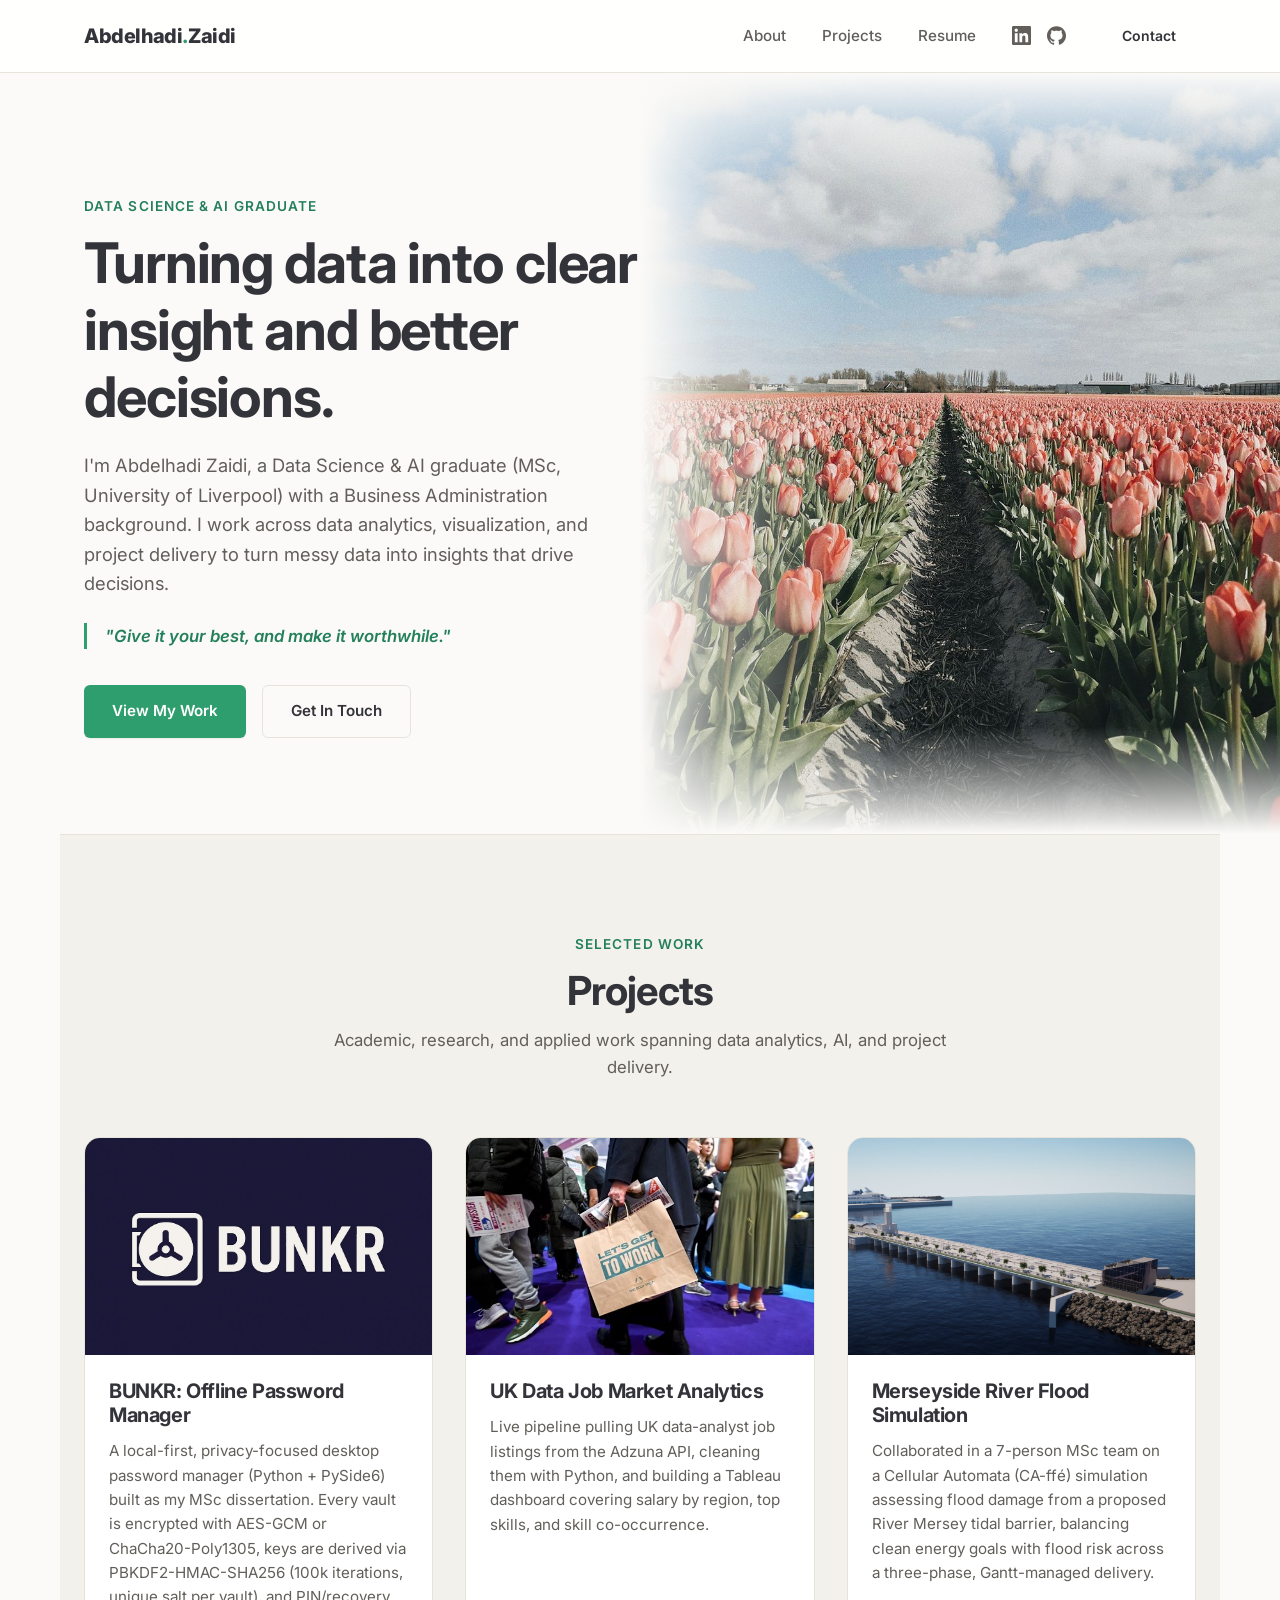
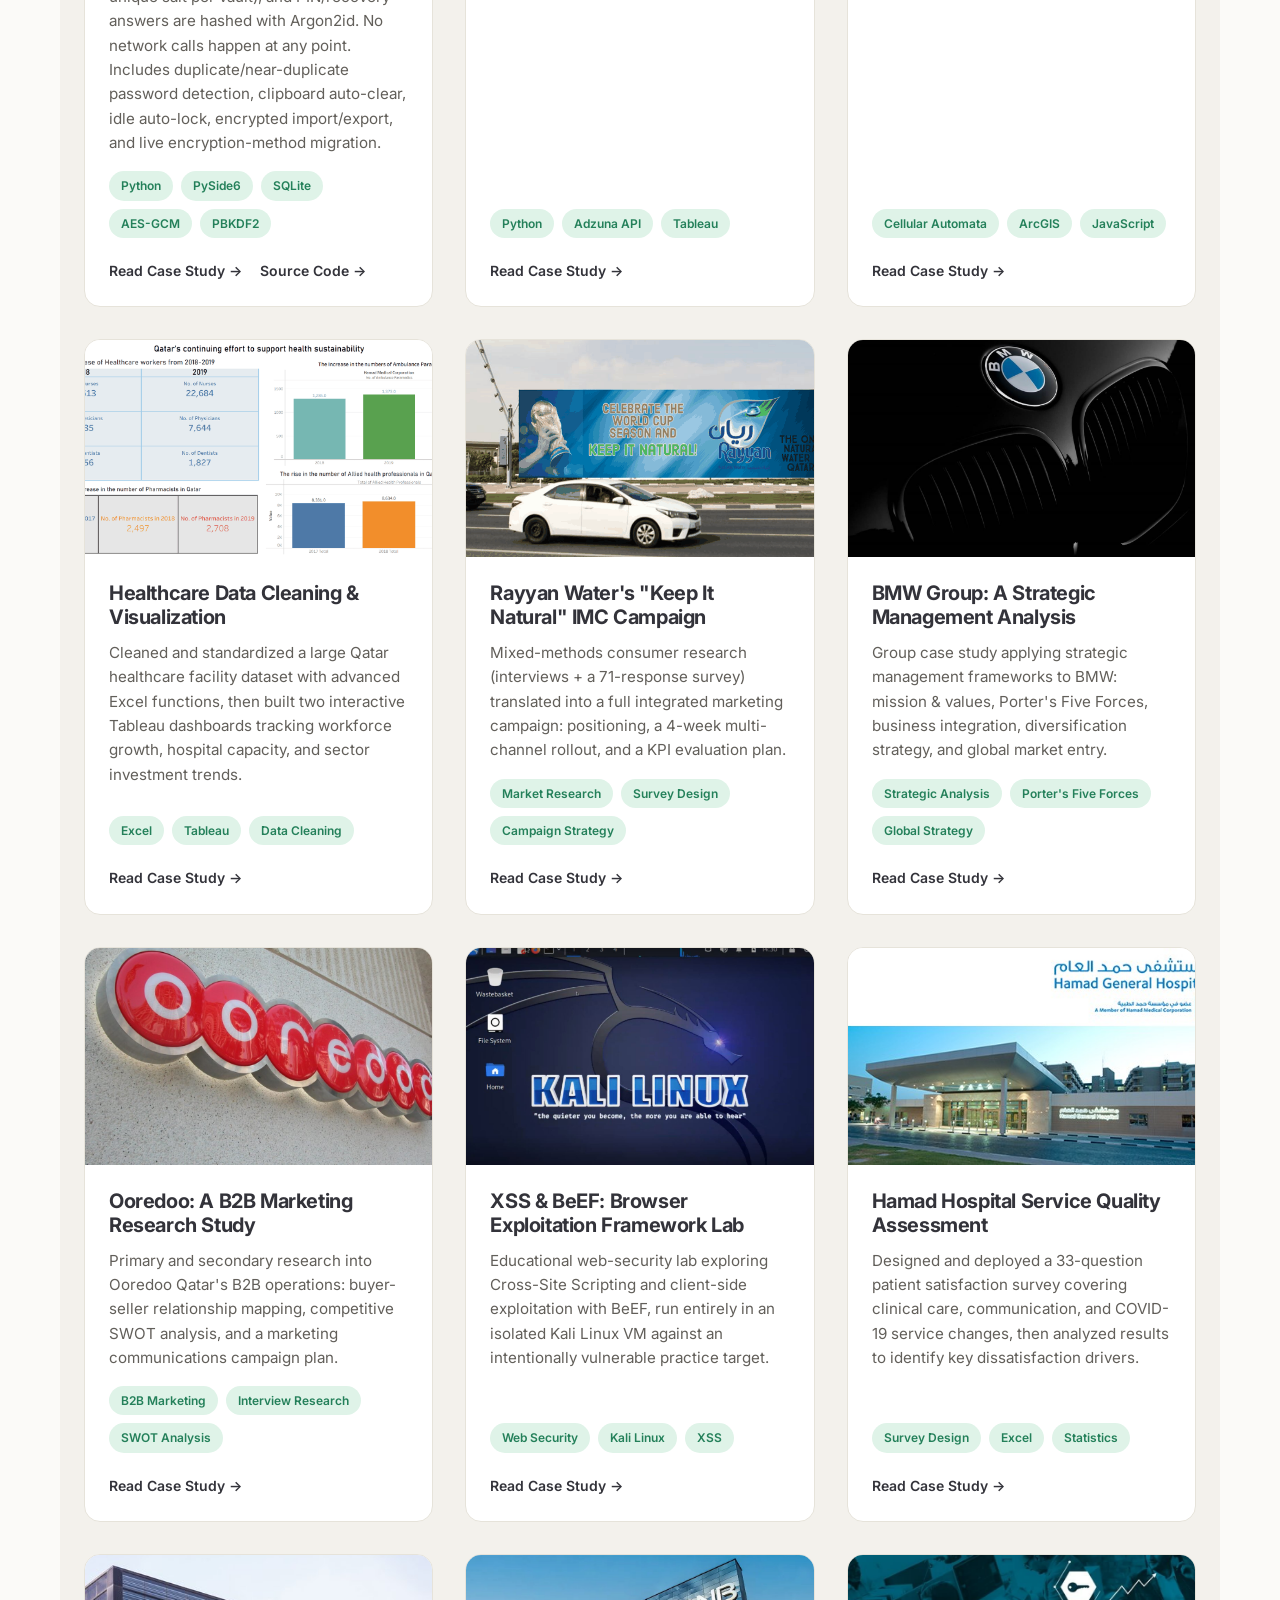
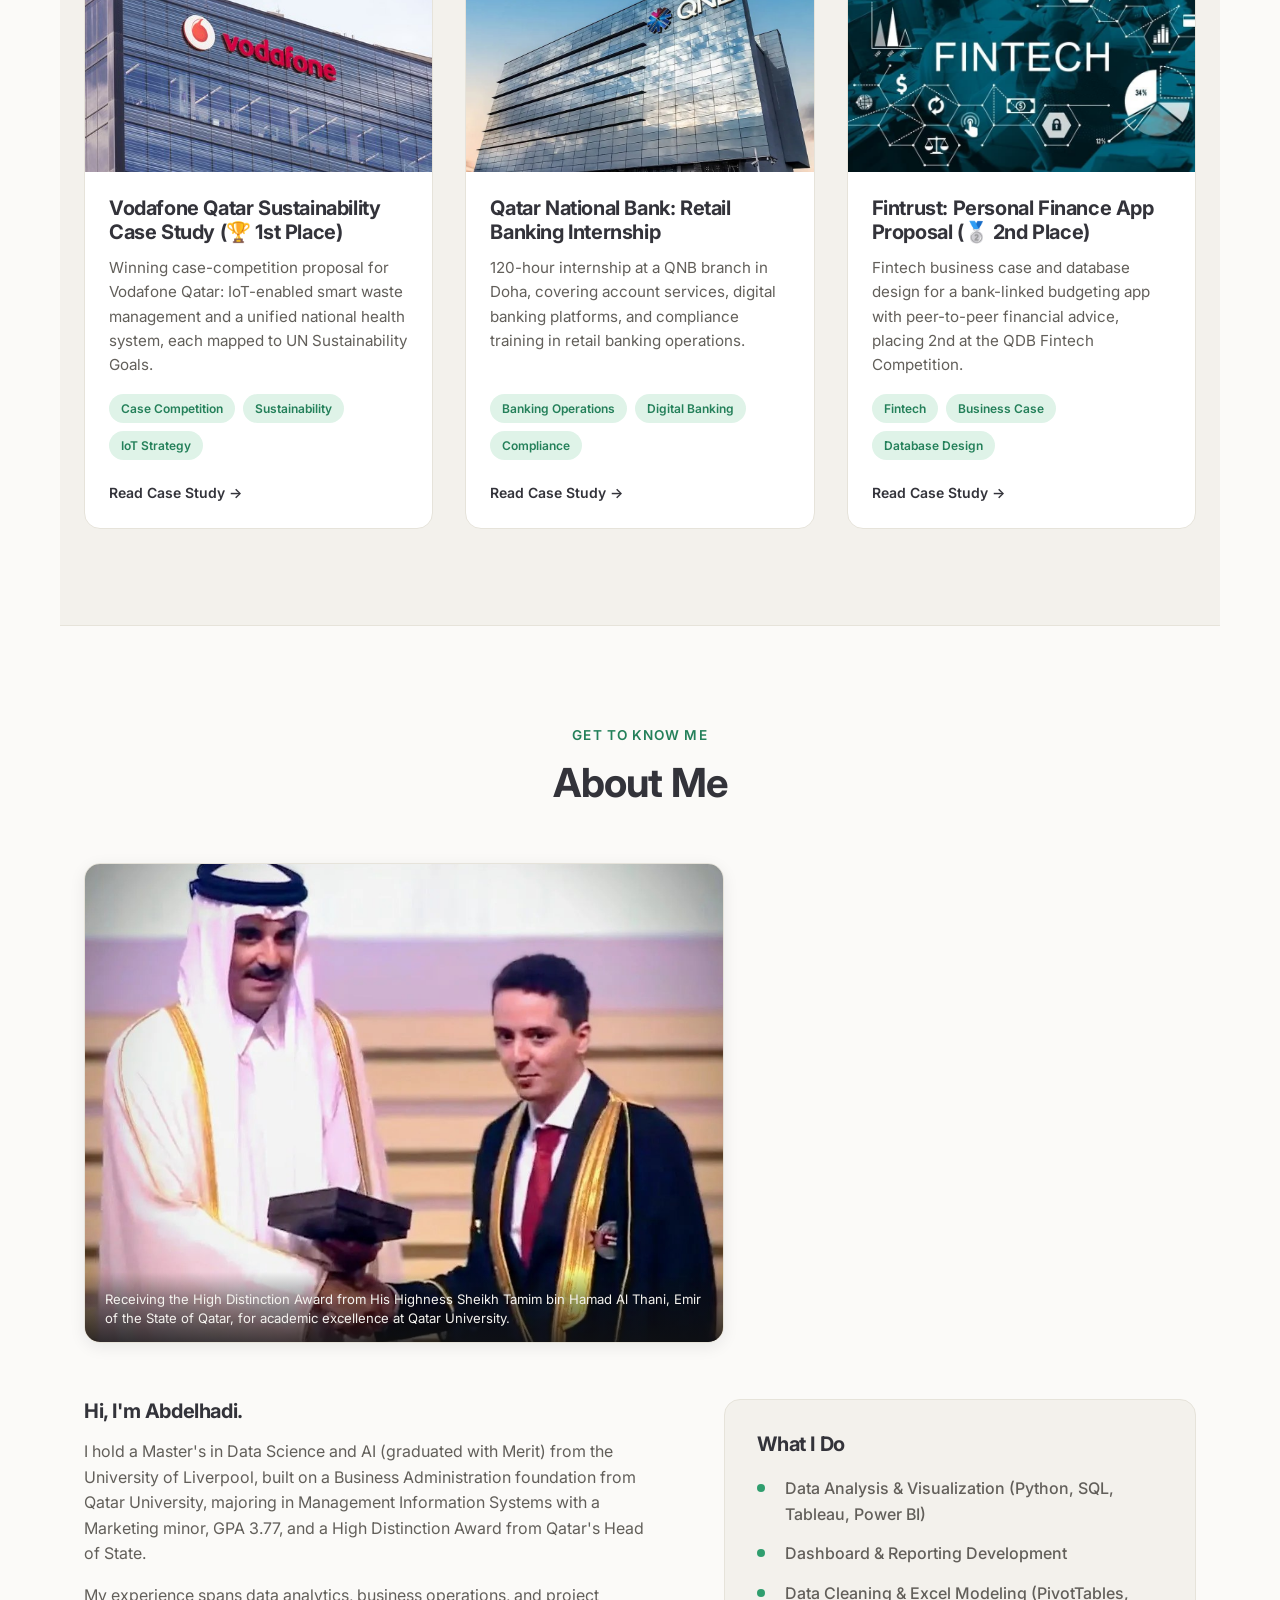
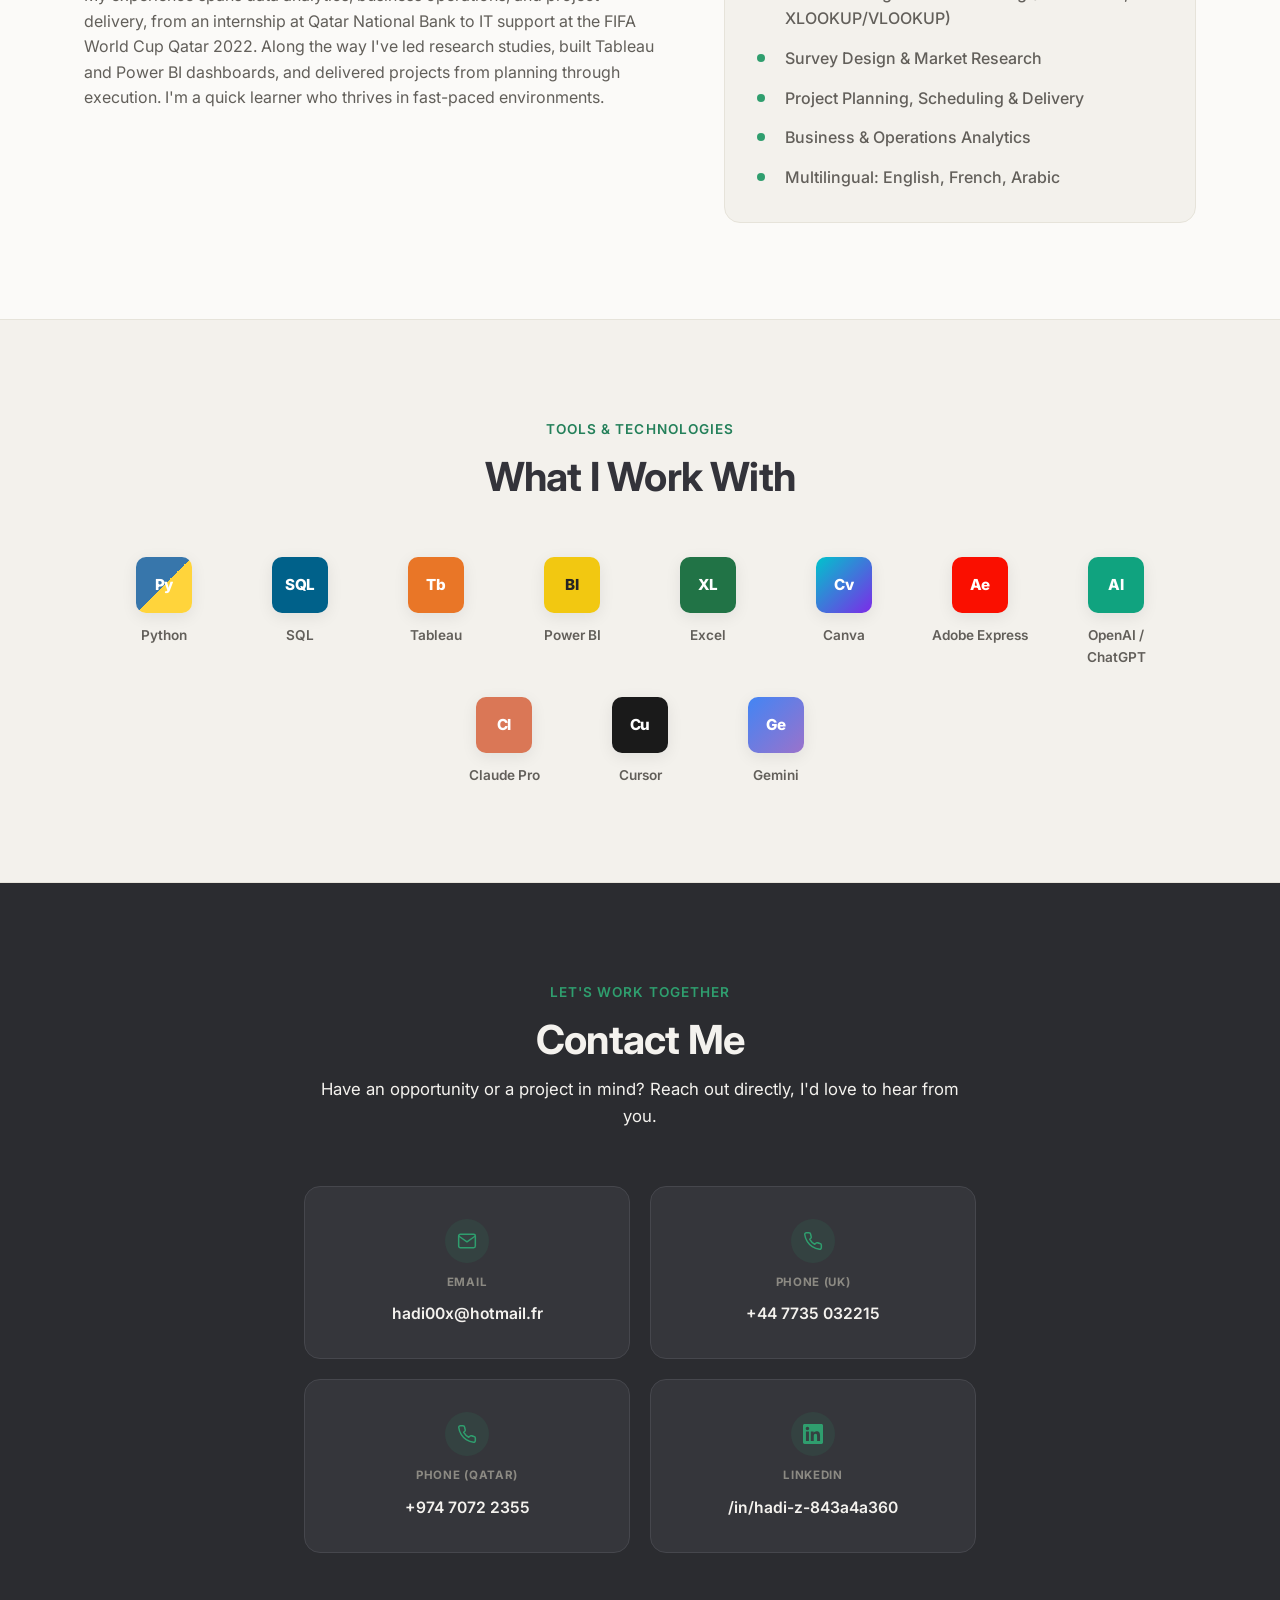
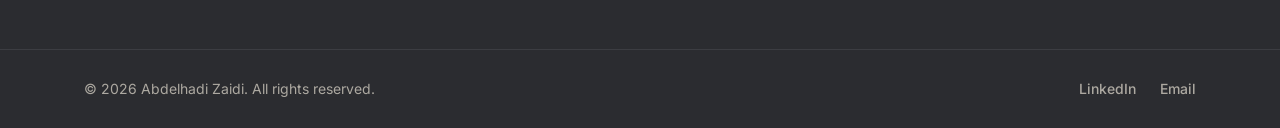
<file: index.html>
<!DOCTYPE html>
<html lang="en">
<head>
  <meta charset="UTF-8">
  <meta name="viewport" content="width=device-width, initial-scale=1.0">
  <title>Abdelhadi Zaidi | Data Scientist &amp; AI/Analytics Professional</title>
  <meta name="description" content="Portfolio of Abdelhadi Zaidi, a Data Science &amp; AI graduate specializing in analytics, data visualization, and project delivery.">
  <link rel="icon" type="image/png" sizes="32x32" href="images/favicon-32.png">
  <link rel="icon" type="image/png" sizes="16x16" href="images/favicon-16.png">
  <link rel="apple-touch-icon" href="images/apple-touch-icon.png">
  <link rel="shortcut icon" href="favicon.ico">

  <!-- Open Graph / social link previews. og:url and og:image use relative paths for
       now (fine for local preview) — once deployed, update them to absolute URLs
       (https://yourdomain.com/...) so LinkedIn/WhatsApp/etc. can fetch the image. -->
  <meta property="og:type" content="website">
  <meta property="og:site_name" content="Abdelhadi Zaidi">
  <!-- <meta property="og:url" content="https://yourdomain.com/index.html"> -->
  <meta property="og:title" content="Abdelhadi Zaidi | Data Scientist &amp; AI/Analytics Professional">
  <meta property="og:description" content="Portfolio of Abdelhadi Zaidi, a Data Science &amp; AI graduate specializing in analytics, data visualization, and project delivery.">
  <meta property="og:image" content="images/about/award.jpg">
  <meta name="twitter:card" content="summary_large_image">
  <meta name="twitter:title" content="Abdelhadi Zaidi | Data Scientist &amp; AI/Analytics Professional">
  <meta name="twitter:description" content="Portfolio of Abdelhadi Zaidi, a Data Science &amp; AI graduate specializing in analytics, data visualization, and project delivery.">
  <meta name="twitter:image" content="images/about/award.jpg">
  <link rel="preconnect" href="https://fonts.googleapis.com">
  <link href="https://fonts.googleapis.com/css2?family=Inter:wght@400;500;600;700;800&display=swap" rel="stylesheet">
  <link rel="stylesheet" href="css/style.css?v=3">
</head>
<body>

  <!-- ===== Navigation ===== -->
  <header class="site-header">
    <nav class="navbar container">
      <a href="#top" class="logo">Abdelhadi<span class="accent">.</span>Zaidi</a>

      <button class="nav-toggle" id="navToggle" aria-label="Toggle navigation menu" aria-expanded="false" aria-controls="navMenu">
        <span></span><span></span><span></span>
      </button>

      <ul class="nav-links" id="navMenu">
        <li><a href="#about">About</a></li>
        <li><a href="#projects">Projects</a></li>
        <li><a href="assets/abdelhadi-zaidi-cv.pdf" target="_blank" rel="noopener">Resume</a></li>
        <li class="nav-social-icons">
          <a href="https://www.linkedin.com/in/hadi-z-843a4a360/" target="_blank" rel="noopener" aria-label="LinkedIn">
            <svg viewBox="0 0 24 24" fill="currentColor" aria-hidden="true"><path d="M20.447 20.452h-3.554v-5.569c0-1.328-.027-3.037-1.852-3.037-1.853 0-2.136 1.445-2.136 2.939v5.667H9.351V9h3.414v1.561h.046c.477-.9 1.637-1.85 3.37-1.85 3.601 0 4.267 2.37 4.267 5.455v6.286zM5.337 7.433c-1.144 0-2.063-.926-2.063-2.065 0-1.138.92-2.063 2.063-2.063 1.14 0 2.064.925 2.064 2.063 0 1.139-.925 2.065-2.064 2.065zm1.782 13.019H3.555V9h3.564v11.452zM22.225 0H1.771C.792 0 0 .774 0 1.729v20.542C0 23.227.792 24 1.771 24h20.451C23.2 24 24 23.227 24 22.271V1.729C24 .774 23.2 0 22.222 0h.003z"/></svg>
          </a>
          <a href="https://github.com/hadi-git1" target="_blank" rel="noopener" aria-label="GitHub">
            <svg viewBox="0 0 24 24" fill="currentColor" aria-hidden="true"><path d="M12 .297c-6.63 0-12 5.373-12 12 0 5.303 3.438 9.8 8.205 11.385.6.113.82-.258.82-.577 0-.285-.01-1.04-.015-2.04-3.338.724-4.042-1.61-4.042-1.61C4.422 18.07 3.633 17.7 3.633 17.7c-1.087-.744.084-.729.084-.729 1.205.084 1.838 1.236 1.838 1.236 1.07 1.835 2.809 1.305 3.495.998.108-.776.417-1.305.76-1.605-2.665-.3-5.466-1.332-5.466-5.93 0-1.31.465-2.38 1.235-3.22-.135-.303-.54-1.523.105-3.176 0 0 1.005-.322 3.3 1.23.96-.267 1.98-.399 3-.405 1.02.006 2.04.138 3 .405 2.28-1.552 3.285-1.23 3.285-1.23.645 1.653.24 2.873.12 3.176.765.84 1.23 1.91 1.23 3.22 0 4.61-2.805 5.625-5.475 5.92.42.36.81 1.096.81 2.22 0 1.606-.015 2.896-.015 3.286 0 .315.21.69.825.57C20.565 22.092 24 17.592 24 12.297c0-6.627-5.373-12-12-12"/></svg>
          </a>
        </li>
        <li><a href="#contact" class="btn btn-small">Contact</a></li>
      </ul>
    </nav>
  </header>

  <main id="top">

    <!-- ===== Hero Section ===== -->
    <section class="hero">
      <div class="hero-bg-photo" aria-hidden="true">
        <div class="hero-photo-frame">
          <img src="images/hero-flowers.jpg" alt="">
        </div>
      </div>
      <div class="container">
        <div class="hero-content">
          <p class="eyebrow">Data Science &amp; AI Graduate</p>
          <h1>Turning data into clear insight and better decisions.</h1>
          <p class="hero-subtext">
            I'm Abdelhadi Zaidi, a Data Science &amp; AI graduate (MSc, University of Liverpool) with a
            Business Administration background. I work across data analytics, visualization, and project
            delivery to turn messy data into insights that drive decisions.
          </p>
          <p class="hero-quote">"Give it your best, and make it worthwhile."</p>
          <div class="hero-actions">
            <a href="#projects" class="btn btn-primary">View My Work</a>
            <a href="#contact" class="btn btn-outline">Get In Touch</a>
          </div>
        </div>
      </div>
    </section>

    <!-- ===== Projects Section ===== -->
    <section id="projects" class="projects container">
      <div class="section-heading">
        <p class="eyebrow">Selected Work</p>
        <h2>Projects</h2>
        <p class="section-subtext">Academic, research, and applied work spanning data analytics, AI, and project delivery.</p>
      </div>

      <div class="project-grid">

        <article class="project-card">
          <div class="project-thumb">
            <img src="images/bunkr/logo.jpg" alt="BUNKR offline password manager logo" loading="lazy">
          </div>
          <div class="project-body">
            <h3>BUNKR: Offline Password Manager</h3>
            <p>A local-first, privacy-focused desktop password manager (Python + PySide6) built as my MSc dissertation. Every vault is encrypted with AES-GCM or ChaCha20-Poly1305, keys are derived via PBKDF2-HMAC-SHA256 (100k iterations, unique salt per vault), and PIN/recovery answers are hashed with Argon2id. No network calls happen at any point. Includes duplicate/near-duplicate password detection, clipboard auto-clear, idle auto-lock, encrypted import/export, and live encryption-method migration.</p>
            <ul class="tag-list">
              <li class="tag">Python</li>
              <li class="tag">PySide6</li>
              <li class="tag">SQLite</li>
              <li class="tag">AES-GCM</li>
              <li class="tag">PBKDF2</li>
            </ul>
            <div class="project-links">
              <a href="bunkr.html" class="project-link">Read Case Study →</a>
              <a href="https://github.com/hadi-git1/BUNKR-Password-Manager" class="project-link" target="_blank" rel="noopener">Source Code →</a>
            </div>
          </div>
        </article>

        <article class="project-card">
          <div class="project-thumb">
            <img src="images/uk-job-market/thumb.jpg" alt="Job seeker holding recruitment materials at a UK careers fair" loading="lazy">
          </div>
          <div class="project-body">
            <h3>UK Data Job Market Analytics</h3>
            <p>Live pipeline pulling UK data-analyst job listings from the Adzuna API, cleaning them with Python, and building a Tableau dashboard covering salary by region, top skills, and skill co-occurrence.</p>
            <ul class="tag-list">
              <li class="tag">Python</li>
              <li class="tag">Adzuna API</li>
              <li class="tag">Tableau</li>
            </ul>
            <div class="project-links">
              <a href="uk-job-market-analytics.html" class="project-link">Read Case Study →</a>
            </div>
          </div>
        </article>

        <article class="project-card">
          <div class="project-thumb">
            <img src="images/merseyside/barrier-concept.jpg" alt="Concept render of the proposed tidal barrier on the River Mersey" loading="lazy">
          </div>
          <div class="project-body">
            <h3>Merseyside River Flood Simulation</h3>
            <p>Collaborated in a 7-person MSc team on a Cellular Automata (CA-ffé) simulation assessing flood damage from a proposed River Mersey tidal barrier, balancing clean energy goals with flood risk across a three-phase, Gantt-managed delivery.</p>
            <ul class="tag-list">
              <li class="tag">Cellular Automata</li>
              <li class="tag">ArcGIS</li>
              <li class="tag">JavaScript</li>
            </ul>
            <div class="project-links">
              <a href="merseyside-flood-simulation.html" class="project-link">Read Case Study →</a>
            </div>
          </div>
        </article>

        <article class="project-card">
          <div class="project-thumb">
            <img src="images/healthcare/dashboard-1.png" alt="Tableau dashboard showing Qatar healthcare workforce growth" loading="lazy">
          </div>
          <div class="project-body">
            <h3>Healthcare Data Cleaning &amp; Visualization</h3>
            <p>Cleaned and standardized a large Qatar healthcare facility dataset with advanced Excel functions, then built two interactive Tableau dashboards tracking workforce growth, hospital capacity, and sector investment trends.</p>
            <ul class="tag-list">
              <li class="tag">Excel</li>
              <li class="tag">Tableau</li>
              <li class="tag">Data Cleaning</li>
            </ul>
            <div class="project-links">
              <a href="healthcare-data-visualization.html" class="project-link">Read Case Study →</a>
            </div>
          </div>
        </article>

        <article class="project-card">
          <div class="project-thumb">
            <img src="images/rayyan/billboard-mockup.png" alt="Mockup billboard ad for Rayyan Water's Keep It Natural campaign" loading="lazy">
          </div>
          <div class="project-body">
            <h3>Rayyan Water's "Keep It Natural" IMC Campaign</h3>
            <p>Mixed-methods consumer research (interviews + a 71-response survey) translated into a full integrated marketing campaign: positioning, a 4-week multi-channel rollout, and a KPI evaluation plan.</p>
            <ul class="tag-list">
              <li class="tag">Market Research</li>
              <li class="tag">Survey Design</li>
              <li class="tag">Campaign Strategy</li>
            </ul>
            <div class="project-links">
              <a href="rayyan-water-campaign.html" class="project-link">Read Case Study →</a>
            </div>
          </div>
        </article>

        <article class="project-card">
          <div class="project-thumb">
            <img src="images/bmw/thumb.jpg" alt="Close-up of a BMW roundel badge and kidney grille" loading="lazy">
          </div>
          <div class="project-body">
            <h3>BMW Group: A Strategic Management Analysis</h3>
            <p>Group case study applying strategic management frameworks to BMW: mission &amp; values, Porter's Five Forces, business integration, diversification strategy, and global market entry.</p>
            <ul class="tag-list">
              <li class="tag">Strategic Analysis</li>
              <li class="tag">Porter's Five Forces</li>
              <li class="tag">Global Strategy</li>
            </ul>
            <div class="project-links">
              <a href="bmw-company-research.html" class="project-link">Read Case Study →</a>
            </div>
          </div>
        </article>

        <article class="project-card">
          <div class="project-thumb">
            <img src="images/ooredoo/thumb.jpg" alt="Ooredoo brand signage close-up" loading="lazy">
          </div>
          <div class="project-body">
            <h3>Ooredoo: A B2B Marketing Research Study</h3>
            <p>Primary and secondary research into Ooredoo Qatar's B2B operations: buyer-seller relationship mapping, competitive SWOT analysis, and a marketing communications campaign plan.</p>
            <ul class="tag-list">
              <li class="tag">B2B Marketing</li>
              <li class="tag">Interview Research</li>
              <li class="tag">SWOT Analysis</li>
            </ul>
            <div class="project-links">
              <a href="ooredoo-b2b-marketing.html" class="project-link">Read Case Study →</a>
            </div>
          </div>
        </article>

        <article class="project-card">
          <div class="project-thumb">
            <img src="images/xss-beef/kali-desktop.jpg" alt="Kali Linux desktop used for the XSS BeEF security lab" loading="lazy">
          </div>
          <div class="project-body">
            <h3>XSS &amp; BeEF: Browser Exploitation Framework Lab</h3>
            <p>Educational web-security lab exploring Cross-Site Scripting and client-side exploitation with BeEF, run entirely in an isolated Kali Linux VM against an intentionally vulnerable practice target.</p>
            <ul class="tag-list">
              <li class="tag">Web Security</li>
              <li class="tag">Kali Linux</li>
              <li class="tag">XSS</li>
            </ul>
            <div class="project-links">
              <a href="xss-beef-project.html" class="project-link">Read Case Study →</a>
            </div>
          </div>
        </article>

        <article class="project-card">
          <div class="project-thumb">
            <img src="images/hamad-hospital.jpg" alt="Screenshot of Hamad Hospital service quality survey analysis" loading="lazy">
          </div>
          <div class="project-body">
            <h3>Hamad Hospital Service Quality Assessment</h3>
            <p>Designed and deployed a 33-question patient satisfaction survey covering clinical care, communication, and COVID-19 service changes, then analyzed results to identify key dissatisfaction drivers.</p>
            <ul class="tag-list">
              <li class="tag">Survey Design</li>
              <li class="tag">Excel</li>
              <li class="tag">Statistics</li>
            </ul>
            <div class="project-links">
              <a href="hamad-hospital-service-quality.html" class="project-link">Read Case Study →</a>
            </div>
          </div>
        </article>

        <article class="project-card">
          <div class="project-thumb">
            <img src="images/vodafone/thumb.jpg" alt="Vodafone signage on a building exterior" loading="lazy">
          </div>
          <div class="project-body">
            <h3>Vodafone Qatar Sustainability Case Study (🏆 1st Place)</h3>
            <p>Winning case-competition proposal for Vodafone Qatar: IoT-enabled smart waste management and a unified national health system, each mapped to UN Sustainability Goals.</p>
            <ul class="tag-list">
              <li class="tag">Case Competition</li>
              <li class="tag">Sustainability</li>
              <li class="tag">IoT Strategy</li>
            </ul>
            <div class="project-links">
              <a href="vodafone-case-study.html" class="project-link">Read Case Study →</a>
            </div>
          </div>
        </article>

        <article class="project-card">
          <div class="project-thumb">
            <img src="images/qnb/hero.jpg" alt="Qatar National Bank (QNB) headquarters building" loading="lazy">
          </div>
          <div class="project-body">
            <h3>Qatar National Bank: Retail Banking Internship</h3>
            <p>120-hour internship at a QNB branch in Doha, covering account services, digital banking platforms, and compliance training in retail banking operations.</p>
            <ul class="tag-list">
              <li class="tag">Banking Operations</li>
              <li class="tag">Digital Banking</li>
              <li class="tag">Compliance</li>
            </ul>
            <div class="project-links">
              <a href="qnb-internship.html" class="project-link">Read Case Study →</a>
            </div>
          </div>
        </article>

        <article class="project-card">
          <div class="project-thumb">
            <img src="images/fintrust/hero.jpg" alt="Fintech-themed graphic with financial icons: security, growth, budgeting, and analytics" loading="lazy">
          </div>
          <div class="project-body">
            <h3>Fintrust: Personal Finance App Proposal (🥈 2nd Place)</h3>
            <p>Fintech business case and database design for a bank-linked budgeting app with peer-to-peer financial advice, placing 2nd at the QDB Fintech Competition.</p>
            <ul class="tag-list">
              <li class="tag">Fintech</li>
              <li class="tag">Business Case</li>
              <li class="tag">Database Design</li>
            </ul>
            <div class="project-links">
              <a href="fintrust-project.html" class="project-link">Read Case Study →</a>
            </div>
          </div>
        </article>

      </div>
    </section>

    <!-- ===== About Section ===== -->
    <section id="about" class="about container">
      <div class="section-heading">
        <p class="eyebrow">Get To Know Me</p>
        <h2>About Me</h2>
      </div>

      <div class="about-photos single">
        <figure class="about-photo-card wide">
          <img src="images/about/award.jpg" alt="Abdelhadi Zaidi receiving the High Distinction Award from His Highness Sheikh Tamim bin Hamad Al Thani, Emir of the State of Qatar" loading="lazy">
          <figcaption>Receiving the High Distinction Award from His Highness Sheikh Tamim bin Hamad Al Thani, Emir of the State of Qatar, for academic excellence at Qatar University.</figcaption>
        </figure>
      </div>

      <div class="about-grid">
        <div class="about-bio">
          <h3>Hi, I'm Abdelhadi.</h3>
          <p>
            I hold a Master's in Data Science and AI (graduated with Merit) from the University of
            Liverpool, built on a Business Administration foundation from Qatar University, majoring
            in Management Information Systems with a Marketing minor, GPA 3.77, and a High Distinction
            Award from Qatar's Head of State.
          </p>
          <p>
            My experience spans data analytics, business operations, and project delivery, from an
            internship at Qatar National Bank to IT support at the FIFA World Cup Qatar 2022. Along the
            way I've led research studies, built Tableau and Power BI dashboards, and delivered projects
            from planning through execution. I'm a quick learner who thrives in fast-paced environments.
          </p>
        </div>

        <div class="about-skills">
          <h3>What I Do</h3>
          <ul class="skills-list">
            <li>Data Analysis &amp; Visualization (Python, SQL, Tableau, Power BI)</li>
            <li>Dashboard &amp; Reporting Development</li>
            <li>Data Cleaning &amp; Excel Modeling (PivotTables, XLOOKUP/VLOOKUP)</li>
            <li>Survey Design &amp; Market Research</li>
            <li>Project Planning, Scheduling &amp; Delivery</li>
            <li>Business &amp; Operations Analytics</li>
            <li>Multilingual: English, French, Arabic</li>
          </ul>
        </div>
      </div>
    </section>

    <!-- ===== Tools & Technologies Section ===== -->
    <section id="skills" class="tools-section">
      <div class="container">
        <div class="section-heading">
          <p class="eyebrow">Tools &amp; Technologies</p>
          <h2>What I Work With</h2>
        </div>

        <div class="tool-chip-grid">
          <div class="tool-chip">
            <span class="tool-icon" style="background: linear-gradient(135deg, #3776AB 50%, #FFD43B 50%);">Py</span>
            <span class="tool-name">Python</span>
          </div>
          <div class="tool-chip">
            <span class="tool-icon" style="background: #00618A;">SQL</span>
            <span class="tool-name">SQL</span>
          </div>
          <div class="tool-chip">
            <span class="tool-icon" style="background: #E97627;">Tb</span>
            <span class="tool-name">Tableau</span>
          </div>
          <div class="tool-chip">
            <span class="tool-icon" style="background: #F2C811; color: #252423;">BI</span>
            <span class="tool-name">Power BI</span>
          </div>
          <div class="tool-chip">
            <span class="tool-icon" style="background: #217346;">XL</span>
            <span class="tool-name">Excel</span>
          </div>
          <div class="tool-chip">
            <span class="tool-icon" style="background: linear-gradient(135deg, #00C4CC, #7D2AE8);">Cv</span>
            <span class="tool-name">Canva</span>
          </div>
          <div class="tool-chip">
            <span class="tool-icon" style="background: #FA0F00;">Ae</span>
            <span class="tool-name">Adobe Express</span>
          </div>
          <div class="tool-chip">
            <span class="tool-icon" style="background: #10A37F;">AI</span>
            <span class="tool-name">OpenAI / ChatGPT</span>
          </div>
          <div class="tool-chip">
            <span class="tool-icon" style="background: #DA7756;">Cl</span>
            <span class="tool-name">Claude Pro</span>
          </div>
          <div class="tool-chip">
            <span class="tool-icon" style="background: #1A1A1A;">Cu</span>
            <span class="tool-name">Cursor</span>
          </div>
          <div class="tool-chip">
            <span class="tool-icon" style="background: linear-gradient(135deg, #4285F4, #9B72CB);">Ge</span>
            <span class="tool-name">Gemini</span>
          </div>
        </div>
      </div>
    </section>

    <!-- ===== Contact Section ===== -->
    <section id="contact" class="contact">
      <div class="container contact-inner">
        <div class="section-heading">
          <p class="eyebrow">Let's Work Together</p>
          <h2>Contact Me</h2>
          <p class="section-subtext">Have an opportunity or a project in mind? Reach out directly, I'd love to hear from you.</p>
        </div>

        <div class="contact-cards">
          <a href="mailto:hadi00x@hotmail.fr" class="contact-card">
            <span class="contact-card-icon">
              <svg viewBox="0 0 24 24" fill="none" stroke="currentColor" stroke-width="1.8" stroke-linecap="round" stroke-linejoin="round" aria-hidden="true"><rect x="2" y="4" width="20" height="16" rx="2"/><path d="m22 6-10 7L2 6"/></svg>
            </span>
            <span class="contact-card-label">Email</span>
            <span class="contact-card-value">hadi00x@hotmail.fr</span>
          </a>

          <a href="tel:+447735032215" class="contact-card">
            <span class="contact-card-icon">
              <svg viewBox="0 0 24 24" fill="none" stroke="currentColor" stroke-width="1.8" stroke-linecap="round" stroke-linejoin="round" aria-hidden="true"><path d="M22 16.92v3a2 2 0 0 1-2.18 2 19.79 19.79 0 0 1-8.63-3.07 19.5 19.5 0 0 1-6-6 19.79 19.79 0 0 1-3.07-8.67A2 2 0 0 1 4.11 2h3a2 2 0 0 1 2 1.72c.127.96.361 1.903.7 2.81a2 2 0 0 1-.45 2.11L8.09 9.91a16 16 0 0 0 6 6l1.27-1.27a2 2 0 0 1 2.11-.45c.907.339 1.85.573 2.81.7A2 2 0 0 1 22 16.92z"/></svg>
            </span>
            <span class="contact-card-label">Phone (UK)</span>
            <span class="contact-card-value">+44 7735 032215</span>
          </a>

          <a href="tel:+97470722355" class="contact-card">
            <span class="contact-card-icon">
              <svg viewBox="0 0 24 24" fill="none" stroke="currentColor" stroke-width="1.8" stroke-linecap="round" stroke-linejoin="round" aria-hidden="true"><path d="M22 16.92v3a2 2 0 0 1-2.18 2 19.79 19.79 0 0 1-8.63-3.07 19.5 19.5 0 0 1-6-6 19.79 19.79 0 0 1-3.07-8.67A2 2 0 0 1 4.11 2h3a2 2 0 0 1 2 1.72c.127.96.361 1.903.7 2.81a2 2 0 0 1-.45 2.11L8.09 9.91a16 16 0 0 0 6 6l1.27-1.27a2 2 0 0 1 2.11-.45c.907.339 1.85.573 2.81.7A2 2 0 0 1 22 16.92z"/></svg>
            </span>
            <span class="contact-card-label">Phone (Qatar)</span>
            <span class="contact-card-value">+974 7072 2355</span>
          </a>

          <a href="https://www.linkedin.com/in/hadi-z-843a4a360/" target="_blank" rel="noopener" class="contact-card">
            <span class="contact-card-icon">
              <svg viewBox="0 0 24 24" fill="currentColor" aria-hidden="true"><path d="M20.447 20.452h-3.554v-5.569c0-1.328-.027-3.037-1.852-3.037-1.853 0-2.136 1.445-2.136 2.939v5.667H9.351V9h3.414v1.561h.046c.477-.9 1.637-1.85 3.37-1.85 3.601 0 4.267 2.37 4.267 5.455v6.286zM5.337 7.433c-1.144 0-2.063-.926-2.063-2.065 0-1.138.92-2.063 2.063-2.063 1.14 0 2.064.925 2.064 2.063 0 1.139-.925 2.065-2.064 2.065zm1.782 13.019H3.555V9h3.564v11.452zM22.225 0H1.771C.792 0 0 .774 0 1.729v20.542C0 23.227.792 24 1.771 24h20.451C23.2 24 24 23.227 24 22.271V1.729C24 .774 23.2 0 22.222 0h.003z"/></svg>
            </span>
            <span class="contact-card-label">LinkedIn</span>
            <span class="contact-card-value">/in/hadi-z-843a4a360</span>
          </a>
        </div>
      </div>
    </section>

  </main>

  <!-- ===== Footer ===== -->
  <footer class="site-footer">
    <div class="container footer-inner">
      <p>&copy; <span id="year"></span> Abdelhadi Zaidi. All rights reserved.</p>
      <div class="social-links">
        <a href="https://www.linkedin.com/in/hadi-z-843a4a360/" target="_blank" rel="noopener" aria-label="LinkedIn">LinkedIn</a>
        <a href="mailto:hadi00x@hotmail.fr" aria-label="Email">Email</a>
      </div>
    </div>
  </footer>

  <script src="js/script.js"></script>
</body>
</html>
</file>
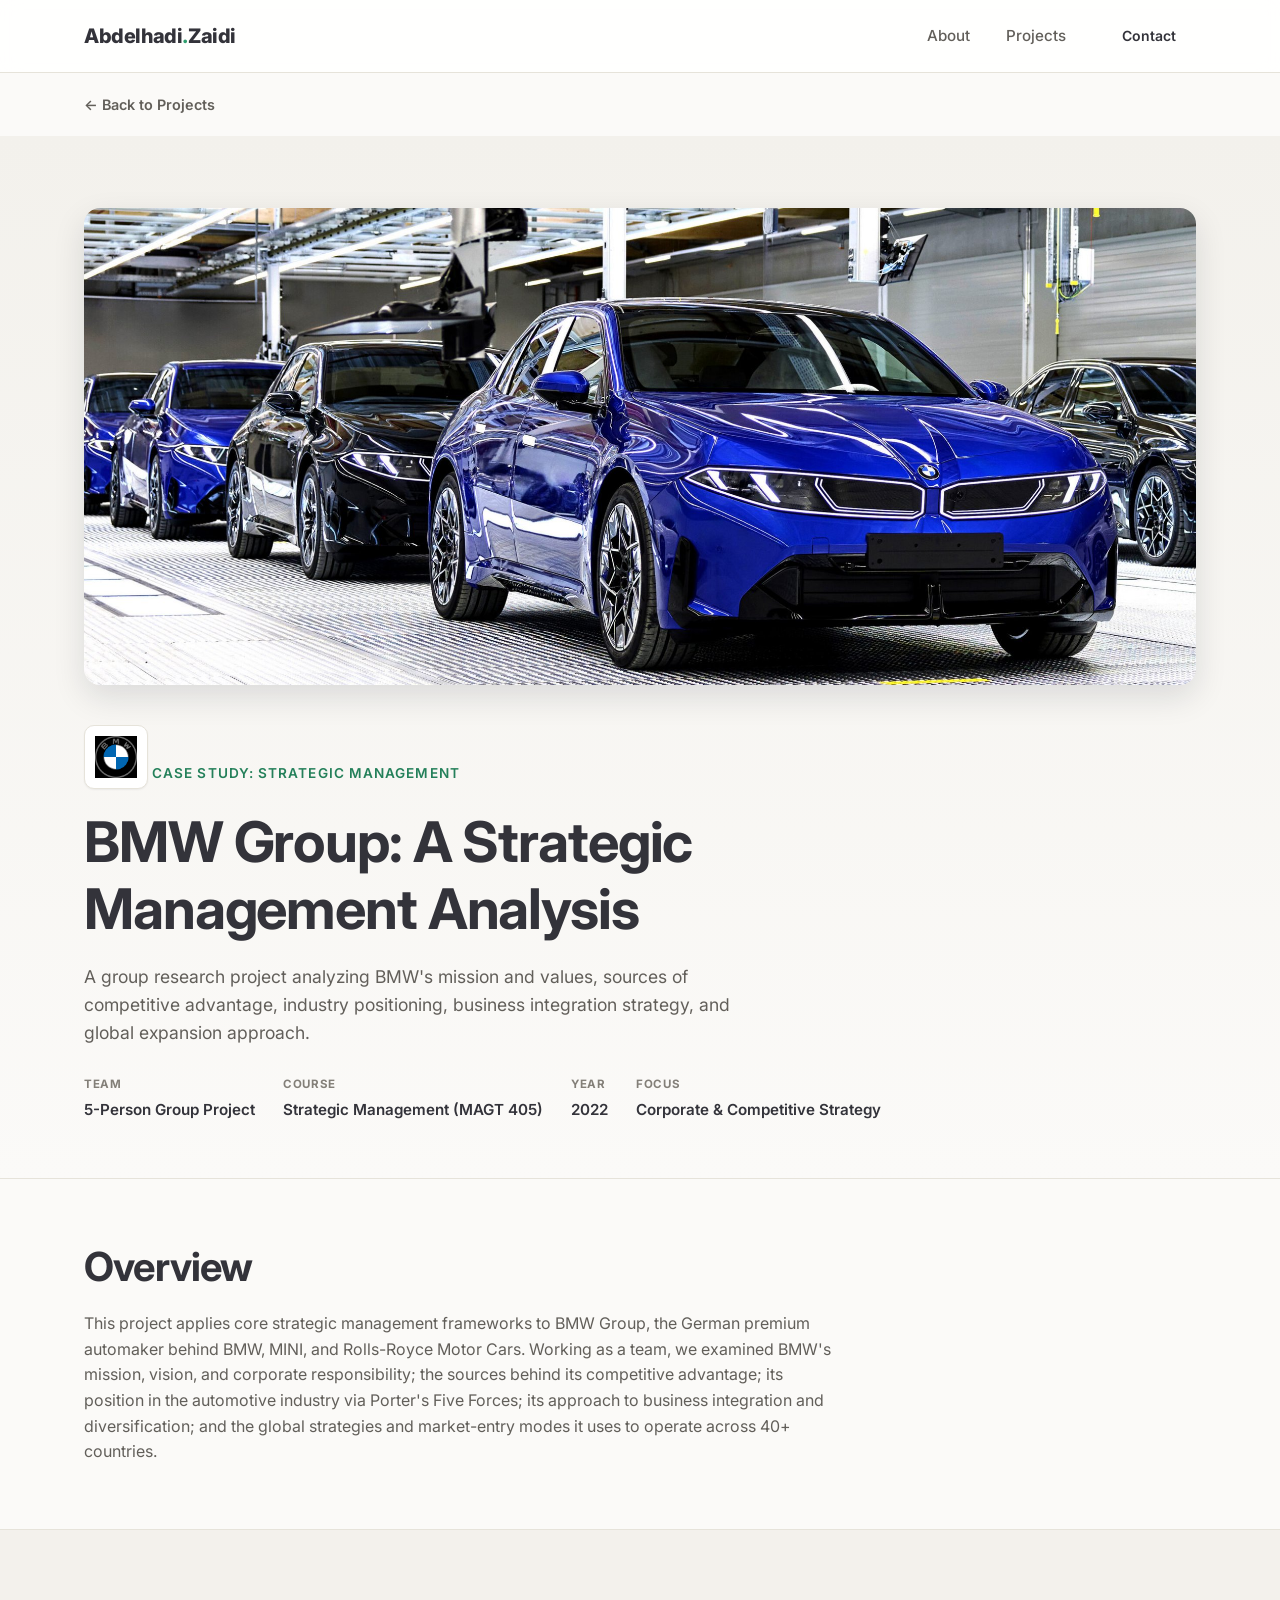
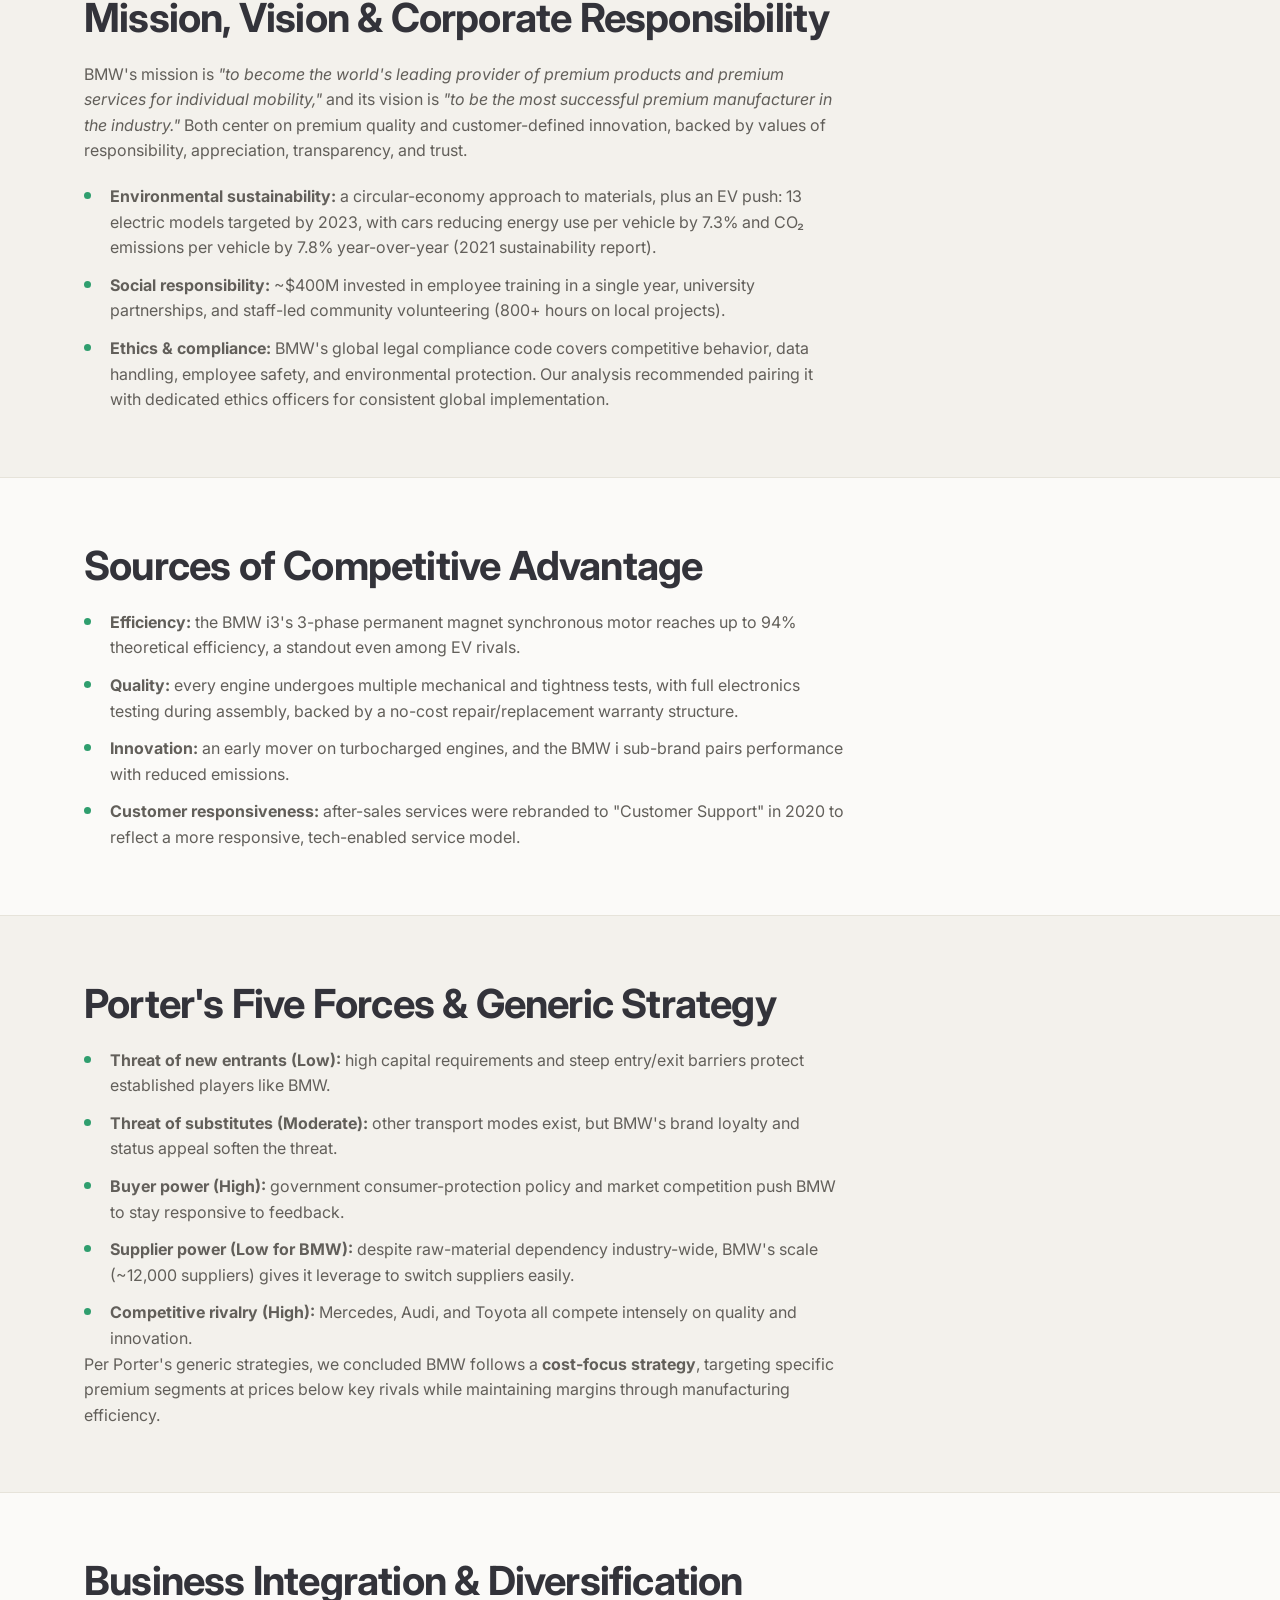
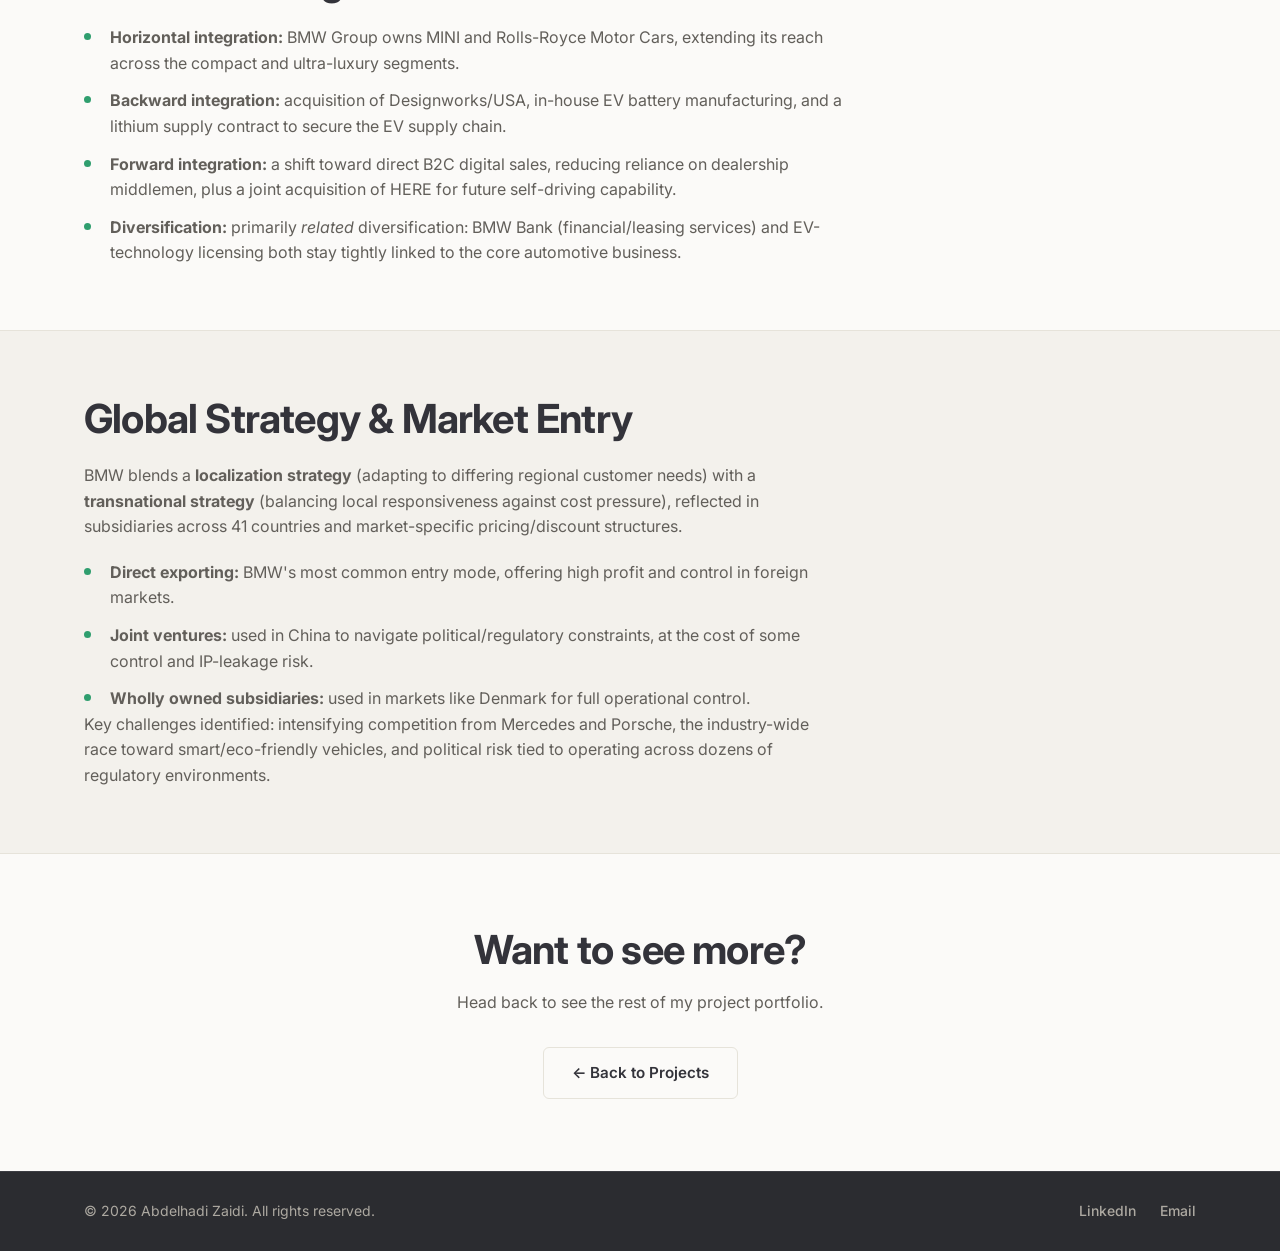
<file: bmw-company-research.html>
<!DOCTYPE html>
<html lang="en">
<head>
  <meta charset="UTF-8">
  <meta name="viewport" content="width=device-width, initial-scale=1.0">
  <title>BMW Strategic Management Case Study | Abdelhadi Zaidi</title>
  <meta name="description" content="Case study: a strategic management analysis of the BMW Group covering mission, competitive advantage, Porter's Five Forces, business integration, and global strategy.">
  <link rel="icon" type="image/png" sizes="32x32" href="images/favicon-32.png">
  <link rel="icon" type="image/png" sizes="16x16" href="images/favicon-16.png">
  <link rel="apple-touch-icon" href="images/apple-touch-icon.png">
  <link rel="shortcut icon" href="favicon.ico">

  <!-- Open Graph / social link previews. og:url and og:image use relative paths for
       now (fine for local preview) — once deployed, update them to absolute URLs
       (https://yourdomain.com/...) so LinkedIn/WhatsApp/etc. can fetch the image. -->
  <meta property="og:type" content="website">
  <meta property="og:site_name" content="Abdelhadi Zaidi">
  <!-- <meta property="og:url" content="https://yourdomain.com/bmw-company-research.html"> -->
  <meta property="og:title" content="BMW Strategic Management Case Study | Abdelhadi Zaidi">
  <meta property="og:description" content="Case study: a strategic management analysis of the BMW Group covering mission, competitive advantage, Porter's Five Forces, business integration, and global strategy.">
  <meta property="og:image" content="images/bmw/hero.jpg">
  <meta name="twitter:card" content="summary_large_image">
  <meta name="twitter:title" content="BMW Strategic Management Case Study | Abdelhadi Zaidi">
  <meta name="twitter:description" content="Case study: a strategic management analysis of the BMW Group covering mission, competitive advantage, Porter's Five Forces, business integration, and global strategy.">
  <meta name="twitter:image" content="images/bmw/hero.jpg">
  <link rel="preconnect" href="https://fonts.googleapis.com">
  <link href="https://fonts.googleapis.com/css2?family=Inter:wght@400;500;600;700;800&display=swap" rel="stylesheet">
  <link rel="stylesheet" href="css/style.css?v=3">
</head>
<body>

  <!-- ===== Navigation ===== -->
  <header class="site-header">
    <nav class="navbar container">
      <a href="index.html#top" class="logo">Abdelhadi<span class="accent">.</span>Zaidi</a>
      <ul class="nav-links">
        <li><a href="index.html#about">About</a></li>
        <li><a href="index.html#projects">Projects</a></li>
        <li><a href="index.html#contact" class="btn btn-small">Contact</a></li>
      </ul>
    </nav>
  </header>

  <main>
    <div class="container">
      <a href="index.html#projects" class="breadcrumb-back">← Back to Projects</a>
    </div>

    <!-- ===== Case Hero ===== -->
    <section class="case-hero">
      <div class="container">
        <div class="case-hero-media">
          <img src="images/bmw/hero.jpg" alt="BMW vehicles on the assembly line at a BMW Group production plant" loading="lazy">
        </div>
        <div class="logo-badge"><img src="images/bmw/logo.png" alt="BMW logo"></div>
        <p class="eyebrow">Case Study: Strategic Management</p>
        <div class="case-title-row">
          <h1>BMW Group: A Strategic Management Analysis</h1>
        </div>
        <p class="case-tagline">A group research project analyzing BMW's mission and values, sources of competitive advantage, industry positioning, business integration strategy, and global expansion approach.</p>

        <ul class="case-meta-list">
          <li class="case-meta-item">
            <span class="meta-label">Team</span>
            <span class="meta-value">5-Person Group Project</span>
          </li>
          <li class="case-meta-item">
            <span class="meta-label">Course</span>
            <span class="meta-value">Strategic Management (MAGT 405)</span>
          </li>
          <li class="case-meta-item">
            <span class="meta-label">Year</span>
            <span class="meta-value">2022</span>
          </li>
          <li class="case-meta-item">
            <span class="meta-label">Focus</span>
            <span class="meta-value">Corporate &amp; Competitive Strategy</span>
          </li>
        </ul>
      </div>
    </section>

    <!-- ===== Overview ===== -->
    <section class="case-section">
      <div class="container case-body">
        <h2>Overview</h2>
        <p>
          This project applies core strategic management frameworks to BMW Group, the German premium
          automaker behind BMW, MINI, and Rolls-Royce Motor Cars. Working as a team, we examined BMW's
          mission, vision, and corporate responsibility; the sources behind its competitive advantage;
          its position in the automotive industry via Porter's Five Forces; its approach to business
          integration and diversification; and the global strategies and market-entry modes it uses to
          operate across 40+ countries.
        </p>
      </div>
    </section>

    <!-- ===== Mission & Responsibility ===== -->
    <section class="case-section" style="background: var(--color-bg-alt);">
      <div class="container case-body">
        <h2>Mission, Vision &amp; Corporate Responsibility</h2>
        <p>
          BMW's mission is <em>"to become the world's leading provider of premium products and premium
          services for individual mobility,"</em> and its vision is <em>"to be the most successful premium
          manufacturer in the industry."</em> Both center on premium quality and customer-defined
          innovation, backed by values of responsibility, appreciation, transparency, and trust.
        </p>
        <ul class="case-list">
          <li><strong>Environmental sustainability:</strong> a circular-economy approach to materials, plus an EV push: 13 electric models targeted by 2023, with cars reducing energy use per vehicle by 7.3% and CO₂ emissions per vehicle by 7.8% year-over-year (2021 sustainability report).</li>
          <li><strong>Social responsibility:</strong> ~$400M invested in employee training in a single year, university partnerships, and staff-led community volunteering (800+ hours on local projects).</li>
          <li><strong>Ethics &amp; compliance:</strong> BMW's global legal compliance code covers competitive behavior, data handling, employee safety, and environmental protection. Our analysis recommended pairing it with dedicated ethics officers for consistent global implementation.</li>
        </ul>
      </div>
    </section>

    <!-- ===== Competitive Advantage ===== -->
    <section class="case-section">
      <div class="container case-body">
        <h2>Sources of Competitive Advantage</h2>
        <ul class="case-list">
          <li><strong>Efficiency:</strong> the BMW i3's 3-phase permanent magnet synchronous motor reaches up to 94% theoretical efficiency, a standout even among EV rivals.</li>
          <li><strong>Quality:</strong> every engine undergoes multiple mechanical and tightness tests, with full electronics testing during assembly, backed by a no-cost repair/replacement warranty structure.</li>
          <li><strong>Innovation:</strong> an early mover on turbocharged engines, and the BMW i sub-brand pairs performance with reduced emissions.</li>
          <li><strong>Customer responsiveness:</strong> after-sales services were rebranded to "Customer Support" in 2020 to reflect a more responsive, tech-enabled service model.</li>
        </ul>
      </div>
    </section>

    <!-- ===== Five Forces ===== -->
    <section class="case-section" style="background: var(--color-bg-alt);">
      <div class="container case-body">
        <h2>Porter's Five Forces &amp; Generic Strategy</h2>
        <ul class="case-list">
          <li><strong>Threat of new entrants (Low):</strong> high capital requirements and steep entry/exit barriers protect established players like BMW.</li>
          <li><strong>Threat of substitutes (Moderate):</strong> other transport modes exist, but BMW's brand loyalty and status appeal soften the threat.</li>
          <li><strong>Buyer power (High):</strong> government consumer-protection policy and market competition push BMW to stay responsive to feedback.</li>
          <li><strong>Supplier power (Low for BMW):</strong> despite raw-material dependency industry-wide, BMW's scale (~12,000 suppliers) gives it leverage to switch suppliers easily.</li>
          <li><strong>Competitive rivalry (High):</strong> Mercedes, Audi, and Toyota all compete intensely on quality and innovation.</li>
        </ul>
        <p>Per Porter's generic strategies, we concluded BMW follows a <strong>cost-focus strategy</strong>, targeting specific premium segments at prices below key rivals while maintaining margins through manufacturing efficiency.</p>
      </div>
    </section>

    <!-- ===== Integration & Diversification ===== -->
    <section class="case-section">
      <div class="container case-body">
        <h2>Business Integration &amp; Diversification</h2>
        <ul class="case-list">
          <li><strong>Horizontal integration:</strong> BMW Group owns MINI and Rolls-Royce Motor Cars, extending its reach across the compact and ultra-luxury segments.</li>
          <li><strong>Backward integration:</strong> acquisition of Designworks/USA, in-house EV battery manufacturing, and a lithium supply contract to secure the EV supply chain.</li>
          <li><strong>Forward integration:</strong> a shift toward direct B2C digital sales, reducing reliance on dealership middlemen, plus a joint acquisition of HERE for future self-driving capability.</li>
          <li><strong>Diversification:</strong> primarily <em>related</em> diversification: BMW Bank (financial/leasing services) and EV-technology licensing both stay tightly linked to the core automotive business.</li>
        </ul>
      </div>
    </section>

    <!-- ===== Global Strategy ===== -->
    <section class="case-section" style="background: var(--color-bg-alt);">
      <div class="container case-body">
        <h2>Global Strategy &amp; Market Entry</h2>
        <p>
          BMW blends a <strong>localization strategy</strong> (adapting to differing regional customer needs)
          with a <strong>transnational strategy</strong> (balancing local responsiveness against cost
          pressure), reflected in subsidiaries across 41 countries and market-specific pricing/discount
          structures.
        </p>
        <ul class="case-list">
          <li><strong>Direct exporting:</strong> BMW's most common entry mode, offering high profit and control in foreign markets.</li>
          <li><strong>Joint ventures:</strong> used in China to navigate political/regulatory constraints, at the cost of some control and IP-leakage risk.</li>
          <li><strong>Wholly owned subsidiaries:</strong> used in markets like Denmark for full operational control.</li>
        </ul>
        <p>Key challenges identified: intensifying competition from Mercedes and Porsche, the industry-wide race toward smart/eco-friendly vehicles, and political risk tied to operating across dozens of regulatory environments.</p>
      </div>
    </section>

    <!-- ===== Bottom CTA ===== -->
    <section class="case-cta-footer container">
      <h2>Want to see more?</h2>
      <p>Head back to see the rest of my project portfolio.</p>
      <div class="hero-actions" style="justify-content:center;">
        <a href="index.html#projects" class="btn btn-outline">← Back to Projects</a>
      </div>
    </section>
  </main>

  <!-- ===== Footer ===== -->
  <footer class="site-footer">
    <div class="container footer-inner">
      <p>&copy; <span id="year"></span> Abdelhadi Zaidi. All rights reserved.</p>
      <div class="social-links">
        <a href="https://www.linkedin.com/in/hadi-z-843a4a360/" target="_blank" rel="noopener" aria-label="LinkedIn">LinkedIn</a>
        <a href="mailto:hadi00x@hotmail.fr" aria-label="Email">Email</a>
      </div>
    </div>
  </footer>

  <script src="js/script.js"></script>
</body>
</html>
</file>
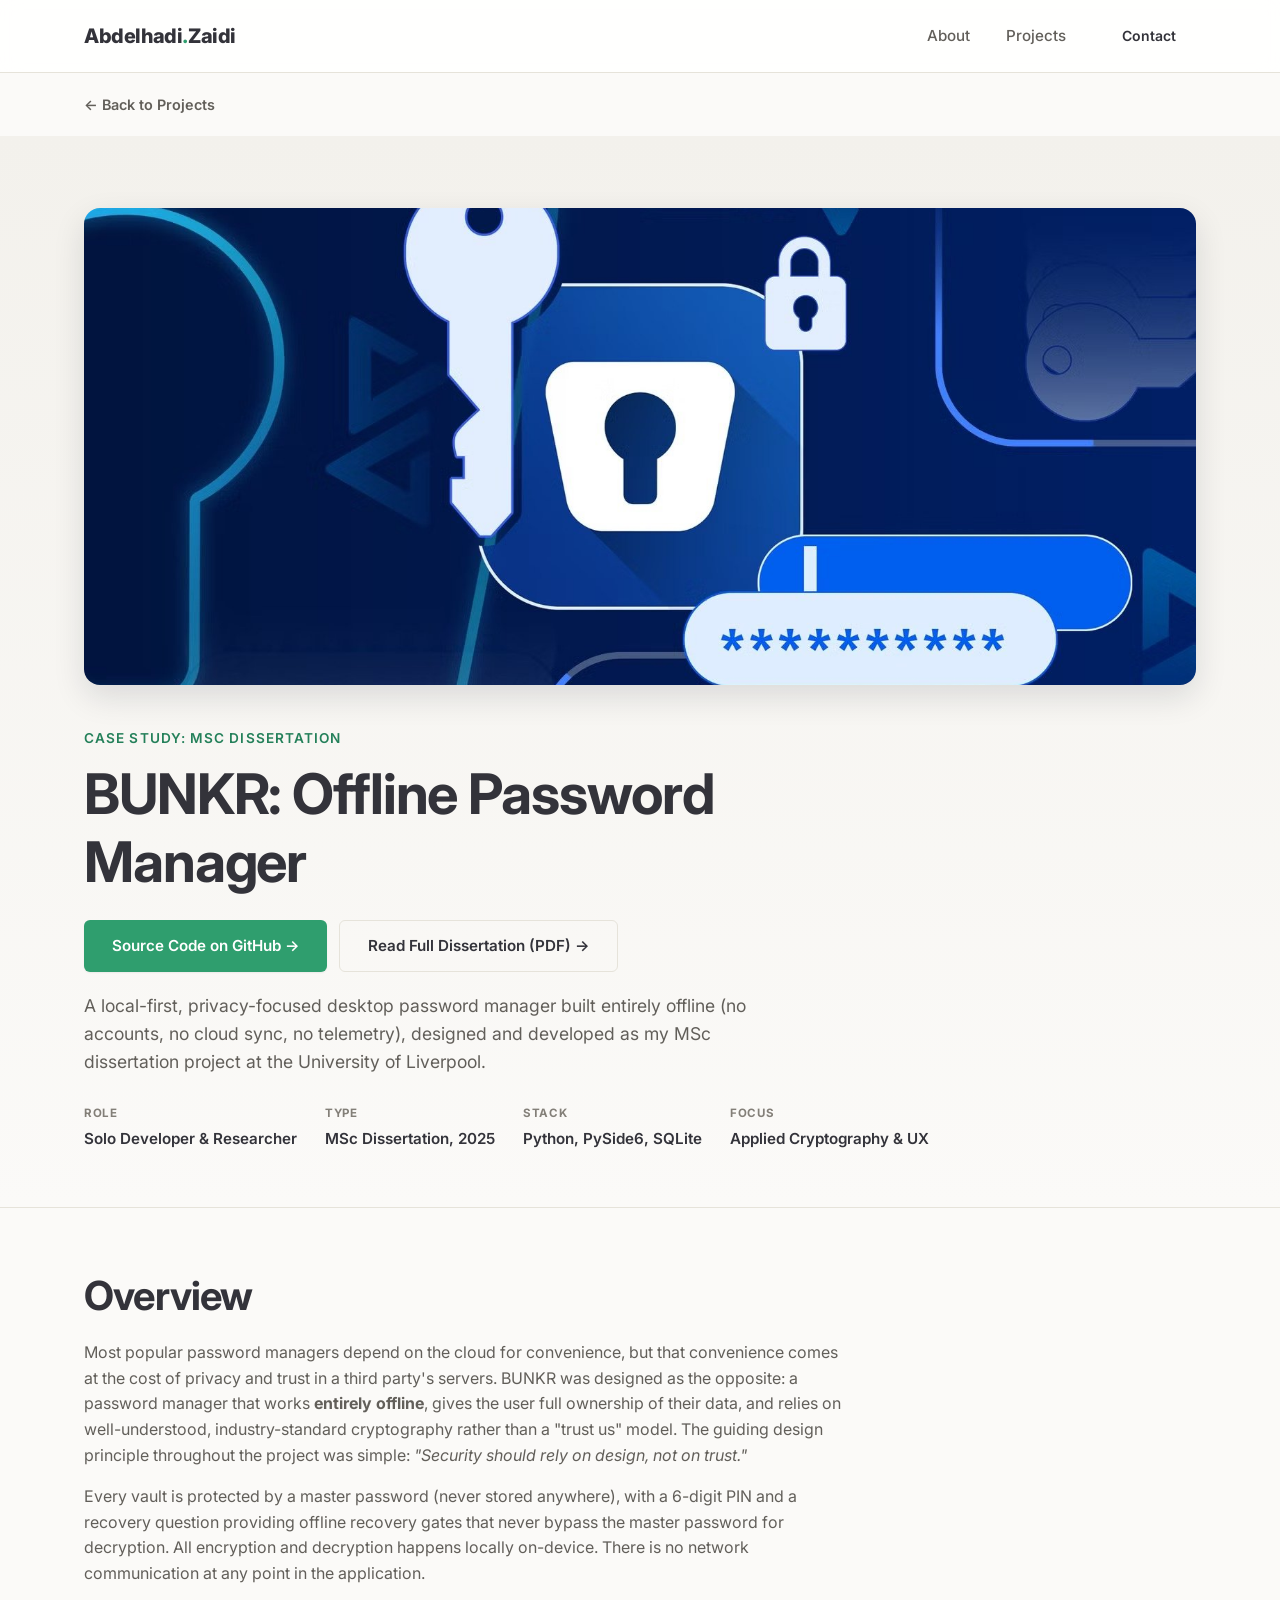
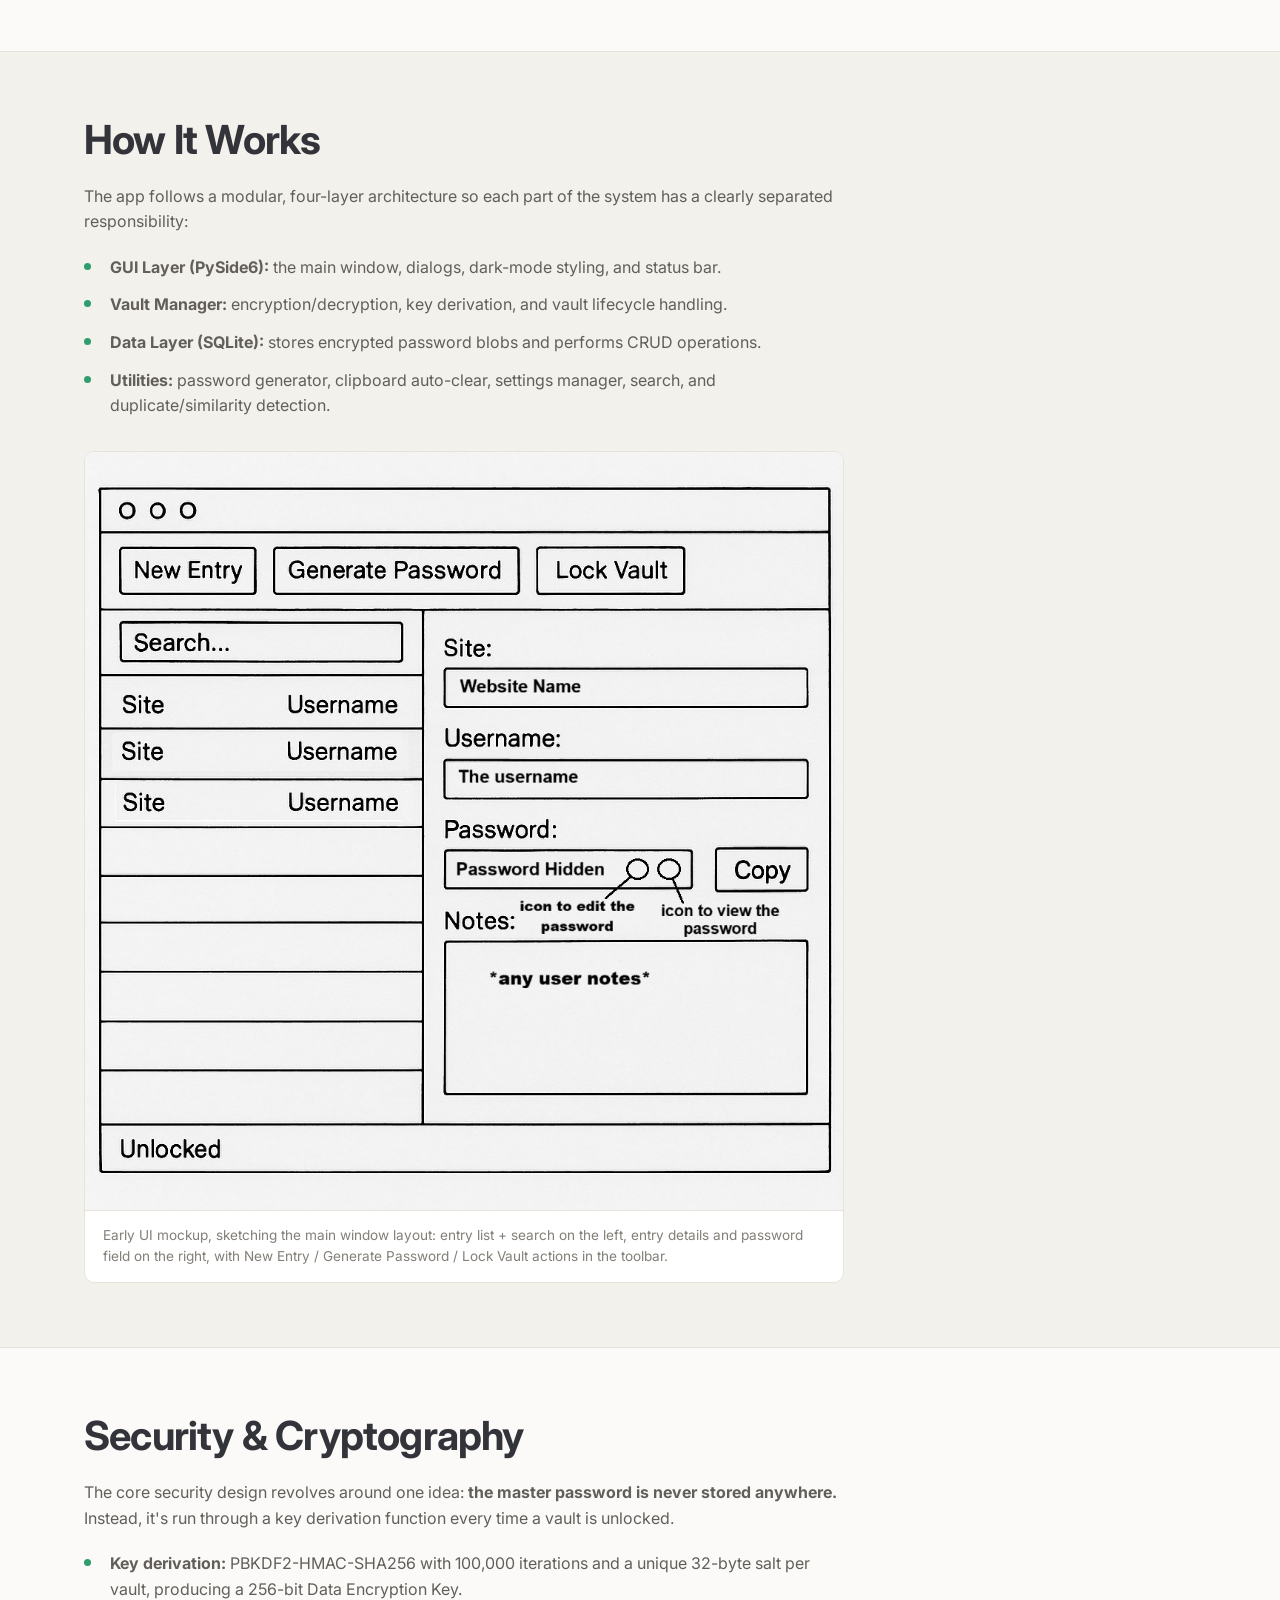
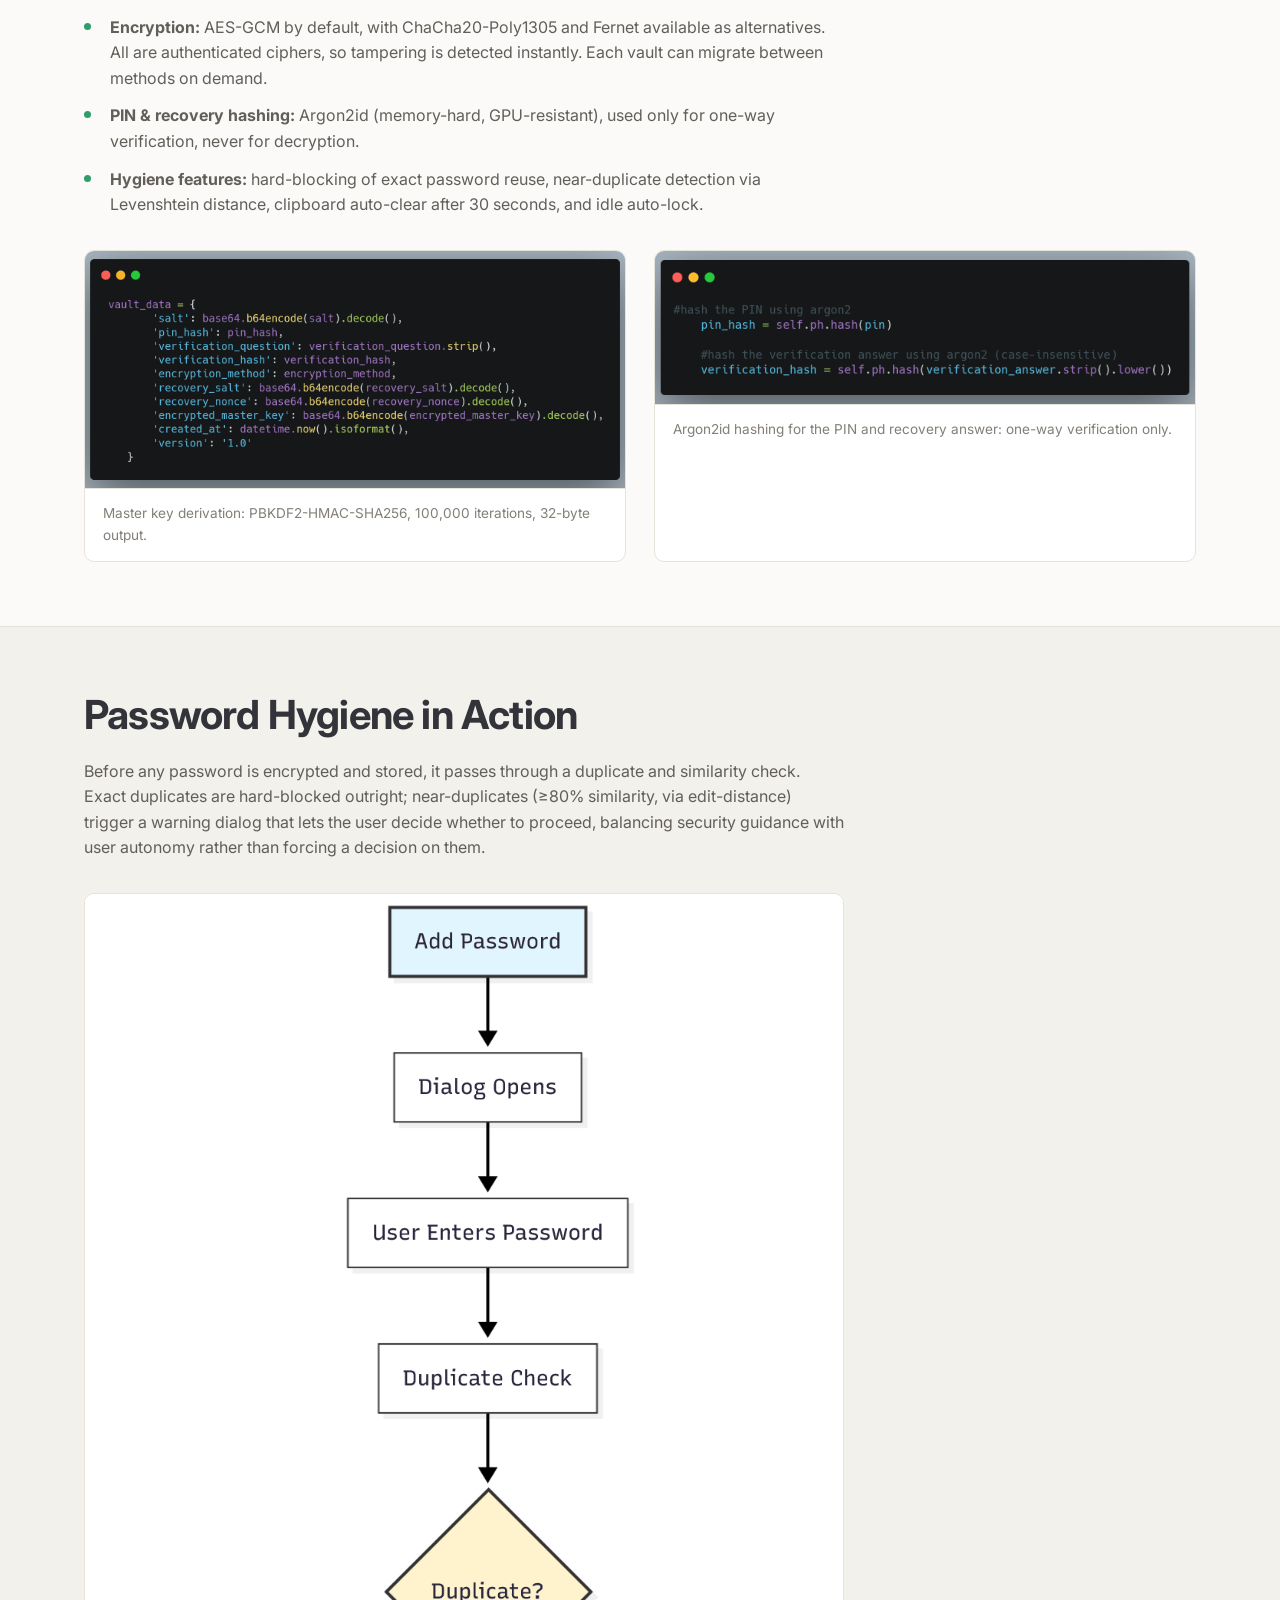
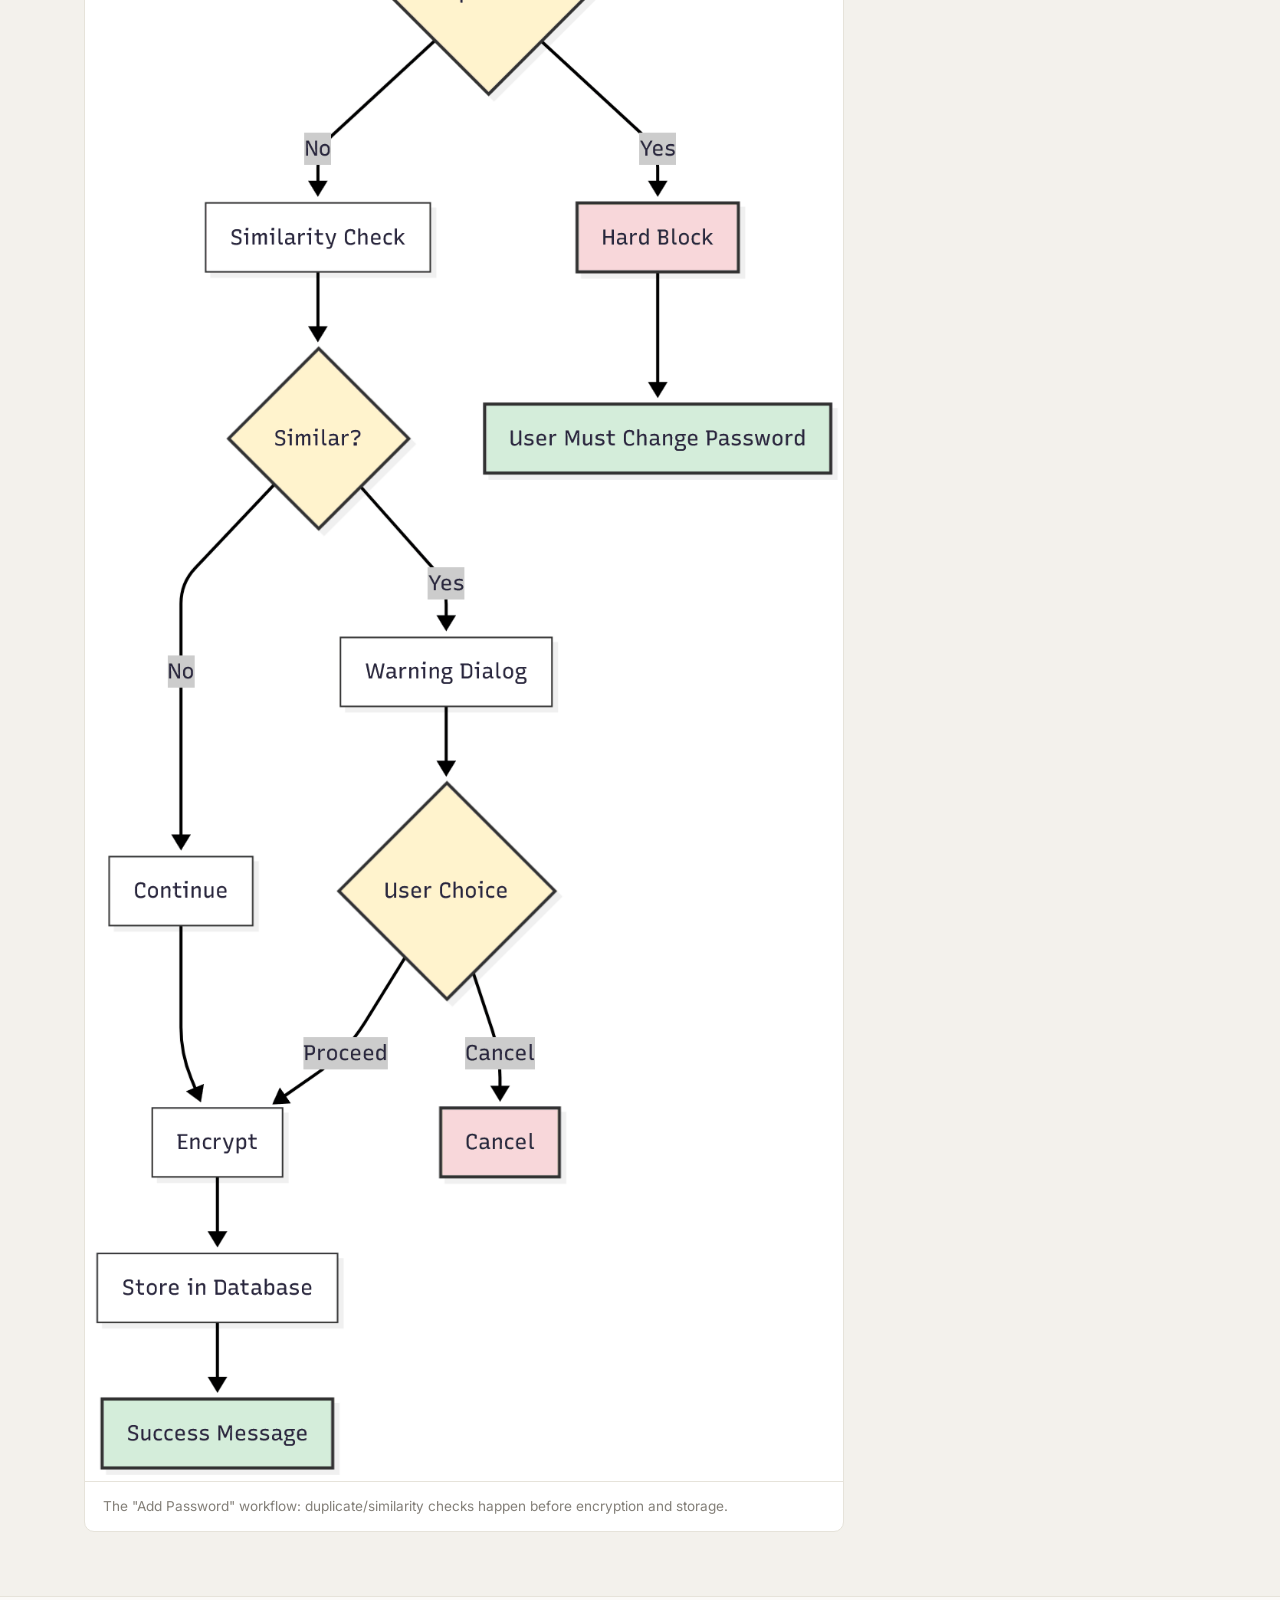
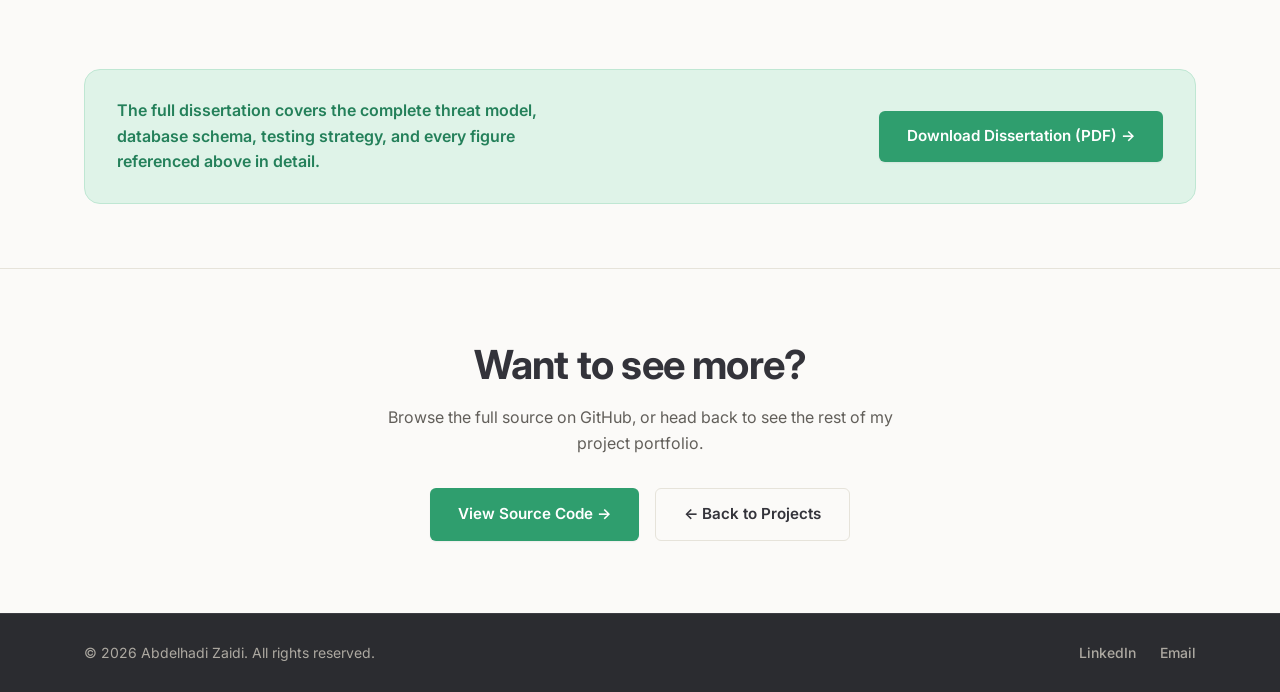
<file: bunkr.html>
<!DOCTYPE html>
<html lang="en">
<head>
  <meta charset="UTF-8">
  <meta name="viewport" content="width=device-width, initial-scale=1.0">
  <title>BUNKR: Offline Password Manager | Abdelhadi Zaidi</title>
  <meta name="description" content="Case study: BUNKR, a local-first offline password manager built with Python and PySide6, featuring AES-GCM/ChaCha20-Poly1305 encryption and PBKDF2 key derivation.">
  <link rel="icon" type="image/png" sizes="32x32" href="images/favicon-32.png">
  <link rel="icon" type="image/png" sizes="16x16" href="images/favicon-16.png">
  <link rel="apple-touch-icon" href="images/apple-touch-icon.png">
  <link rel="shortcut icon" href="favicon.ico">

  <!-- Open Graph / social link previews. og:url and og:image use relative paths for
       now (fine for local preview) — once deployed, update them to absolute URLs
       (https://yourdomain.com/...) so LinkedIn/WhatsApp/etc. can fetch the image. -->
  <meta property="og:type" content="website">
  <meta property="og:site_name" content="Abdelhadi Zaidi">
  <!-- <meta property="og:url" content="https://yourdomain.com/bunkr.html"> -->
  <meta property="og:title" content="BUNKR: Offline Password Manager | Abdelhadi Zaidi">
  <meta property="og:description" content="Case study: BUNKR, a local-first offline password manager built with Python and PySide6, featuring AES-GCM/ChaCha20-Poly1305 encryption and PBKDF2 key derivation.">
  <meta property="og:image" content="images/bunkr/banner.jpg">
  <meta name="twitter:card" content="summary_large_image">
  <meta name="twitter:title" content="BUNKR: Offline Password Manager | Abdelhadi Zaidi">
  <meta name="twitter:description" content="Case study: BUNKR, a local-first offline password manager built with Python and PySide6, featuring AES-GCM/ChaCha20-Poly1305 encryption and PBKDF2 key derivation.">
  <meta name="twitter:image" content="images/bunkr/banner.jpg">
  <link rel="preconnect" href="https://fonts.googleapis.com">
  <link href="https://fonts.googleapis.com/css2?family=Inter:wght@400;500;600;700;800&display=swap" rel="stylesheet">
  <link rel="stylesheet" href="css/style.css?v=3">
</head>
<body>

  <!-- ===== Navigation ===== -->
  <header class="site-header">
    <nav class="navbar container">
      <a href="index.html#top" class="logo">Abdelhadi<span class="accent">.</span>Zaidi</a>
      <ul class="nav-links">
        <li><a href="index.html#about">About</a></li>
        <li><a href="index.html#projects">Projects</a></li>
        <li><a href="index.html#contact" class="btn btn-small">Contact</a></li>
      </ul>
    </nav>
  </header>

  <main>
    <div class="container">
      <a href="index.html#projects" class="breadcrumb-back">← Back to Projects</a>
    </div>

    <!-- ===== Case Hero ===== -->
    <section class="case-hero">
      <div class="container">
        <div class="case-hero-media">
          <img src="images/bunkr/banner.jpg" alt="Password manager security concept illustration with key, lock, and password field" loading="lazy">
        </div>
        <p class="eyebrow">Case Study: MSc Dissertation</p>
        <div class="case-title-row">
          <h1>BUNKR: Offline Password Manager</h1>
          <div class="case-actions">
            <a href="https://github.com/hadi-git1/BUNKR-Password-Manager" class="btn btn-primary" target="_blank" rel="noopener">Source Code on GitHub →</a>
            <a href="assets/bunkr-dissertation.pdf" class="btn btn-outline" target="_blank" rel="noopener">Read Full Dissertation (PDF) →</a>
          </div>
        </div>
        <p class="case-tagline">A local-first, privacy-focused desktop password manager built entirely offline (no accounts, no cloud sync, no telemetry), designed and developed as my MSc dissertation project at the University of Liverpool.</p>

        <ul class="case-meta-list">
          <li class="case-meta-item">
            <span class="meta-label">Role</span>
            <span class="meta-value">Solo Developer &amp; Researcher</span>
          </li>
          <li class="case-meta-item">
            <span class="meta-label">Type</span>
            <span class="meta-value">MSc Dissertation, 2025</span>
          </li>
          <li class="case-meta-item">
            <span class="meta-label">Stack</span>
            <span class="meta-value">Python, PySide6, SQLite</span>
          </li>
          <li class="case-meta-item">
            <span class="meta-label">Focus</span>
            <span class="meta-value">Applied Cryptography &amp; UX</span>
          </li>
        </ul>
      </div>
    </section>

    <!-- ===== Overview ===== -->
    <section class="case-section">
      <div class="container case-body">
        <h2>Overview</h2>
        <p>
          Most popular password managers depend on the cloud for convenience, but that convenience comes
          at the cost of privacy and trust in a third party's servers. BUNKR was designed as the opposite:
          a password manager that works <strong>entirely offline</strong>, gives the user full ownership of
          their data, and relies on well-understood, industry-standard cryptography rather than a "trust us"
          model. The guiding design principle throughout the project was simple:
          <em>"Security should rely on design, not on trust."</em>
        </p>
        <p>
          Every vault is protected by a master password (never stored anywhere), with a 6-digit PIN and a
          recovery question providing offline recovery gates that never bypass the master password for
          decryption. All encryption and decryption happens locally on-device. There is no network
          communication at any point in the application.
        </p>
      </div>
    </section>

    <!-- ===== How It Works ===== -->
    <section class="case-section" style="background: var(--color-bg-alt);">
      <div class="container case-body">
        <h2>How It Works</h2>
        <p>The app follows a modular, four-layer architecture so each part of the system has a clearly separated responsibility:</p>
        <ul class="case-list">
          <li><strong>GUI Layer (PySide6):</strong> the main window, dialogs, dark-mode styling, and status bar.</li>
          <li><strong>Vault Manager:</strong> encryption/decryption, key derivation, and vault lifecycle handling.</li>
          <li><strong>Data Layer (SQLite):</strong> stores encrypted password blobs and performs CRUD operations.</li>
          <li><strong>Utilities:</strong> password generator, clipboard auto-clear, settings manager, search, and duplicate/similarity detection.</li>
        </ul>

        <div class="figure-grid single">
          <figure class="figure-card">
            <img src="images/bunkr/ui-mockup.jpg" alt="BUNKR UI mockup showing the vault entry list, search bar, and password detail form" loading="lazy">
            <figcaption class="figure-caption">Early UI mockup, sketching the main window layout: entry list + search on the left, entry details and password field on the right, with New Entry / Generate Password / Lock Vault actions in the toolbar.</figcaption>
          </figure>
        </div>
      </div>
    </section>

    <!-- ===== Security & Cryptography ===== -->
    <section class="case-section">
      <div class="container case-body">
        <h2>Security &amp; Cryptography</h2>
        <p>The core security design revolves around one idea: <strong>the master password is never stored anywhere.</strong> Instead, it's run through a key derivation function every time a vault is unlocked.</p>
        <ul class="case-list">
          <li><strong>Key derivation:</strong> PBKDF2-HMAC-SHA256 with 100,000 iterations and a unique 32-byte salt per vault, producing a 256-bit Data Encryption Key.</li>
          <li><strong>Encryption:</strong> AES-GCM by default, with ChaCha20-Poly1305 and Fernet available as alternatives. All are authenticated ciphers, so tampering is detected instantly. Each vault can migrate between methods on demand.</li>
          <li><strong>PIN &amp; recovery hashing:</strong> Argon2id (memory-hard, GPU-resistant), used only for one-way verification, never for decryption.</li>
          <li><strong>Hygiene features:</strong> hard-blocking of exact password reuse, near-duplicate detection via Levenshtein distance, clipboard auto-clear after 30 seconds, and idle auto-lock.</li>
        </ul>

        <div class="figure-grid">
          <figure class="figure-card">
            <img src="images/bunkr/pbkdf2-code.png" alt="Code snippet showing PBKDF2-HMAC-SHA256 key derivation in Python" loading="lazy">
            <figcaption class="figure-caption">Master key derivation: PBKDF2-HMAC-SHA256, 100,000 iterations, 32-byte output.</figcaption>
          </figure>
          <figure class="figure-card">
            <img src="images/bunkr/argon2-code.png" alt="Code snippet showing Argon2id hashing for PIN and recovery answer" loading="lazy">
            <figcaption class="figure-caption">Argon2id hashing for the PIN and recovery answer: one-way verification only.</figcaption>
          </figure>
        </div>
      </div>
    </section>

    <!-- ===== Password Hygiene Flow ===== -->
    <section class="case-section" style="background: var(--color-bg-alt);">
      <div class="container case-body">
        <h2>Password Hygiene in Action</h2>
        <p>
          Before any password is encrypted and stored, it passes through a duplicate and similarity check.
          Exact duplicates are hard-blocked outright; near-duplicates (≥80% similarity, via edit-distance)
          trigger a warning dialog that lets the user decide whether to proceed, balancing security
          guidance with user autonomy rather than forcing a decision on them.
        </p>
        <div class="figure-grid single">
          <figure class="figure-card">
            <img src="images/bunkr/add-password-flow.png" alt="Flowchart of the add-password workflow: duplicate check, similarity check, warning dialog, encryption, and storage" loading="lazy">
            <figcaption class="figure-caption">The "Add Password" workflow: duplicate/similarity checks happen before encryption and storage.</figcaption>
          </figure>
        </div>
      </div>
    </section>

    <!-- ===== Read More Callout ===== -->
    <section class="case-section">
      <div class="container">
        <div class="callout-banner">
          <p>The full dissertation covers the complete threat model, database schema, testing strategy, and every figure referenced above in detail.</p>
          <a href="assets/bunkr-dissertation.pdf" class="btn btn-primary" target="_blank" rel="noopener">Download Dissertation (PDF) →</a>
        </div>
      </div>
    </section>

    <!-- ===== Bottom CTA ===== -->
    <section class="case-cta-footer container">
      <h2>Want to see more?</h2>
      <p>Browse the full source on GitHub, or head back to see the rest of my project portfolio.</p>
      <div class="hero-actions" style="justify-content:center;">
        <a href="https://github.com/hadi-git1/BUNKR-Password-Manager" class="btn btn-primary" target="_blank" rel="noopener">View Source Code →</a>
        <a href="index.html#projects" class="btn btn-outline">← Back to Projects</a>
      </div>
    </section>
  </main>

  <!-- ===== Footer ===== -->
  <footer class="site-footer">
    <div class="container footer-inner">
      <p>&copy; <span id="year"></span> Abdelhadi Zaidi. All rights reserved.</p>
      <div class="social-links">
        <a href="https://www.linkedin.com/in/hadi-z-843a4a360/" target="_blank" rel="noopener" aria-label="LinkedIn">LinkedIn</a>
        <a href="mailto:hadi00x@hotmail.fr" aria-label="Email">Email</a>
      </div>
    </div>
  </footer>

  <script src="js/script.js"></script>
</body>
</html>
</file>
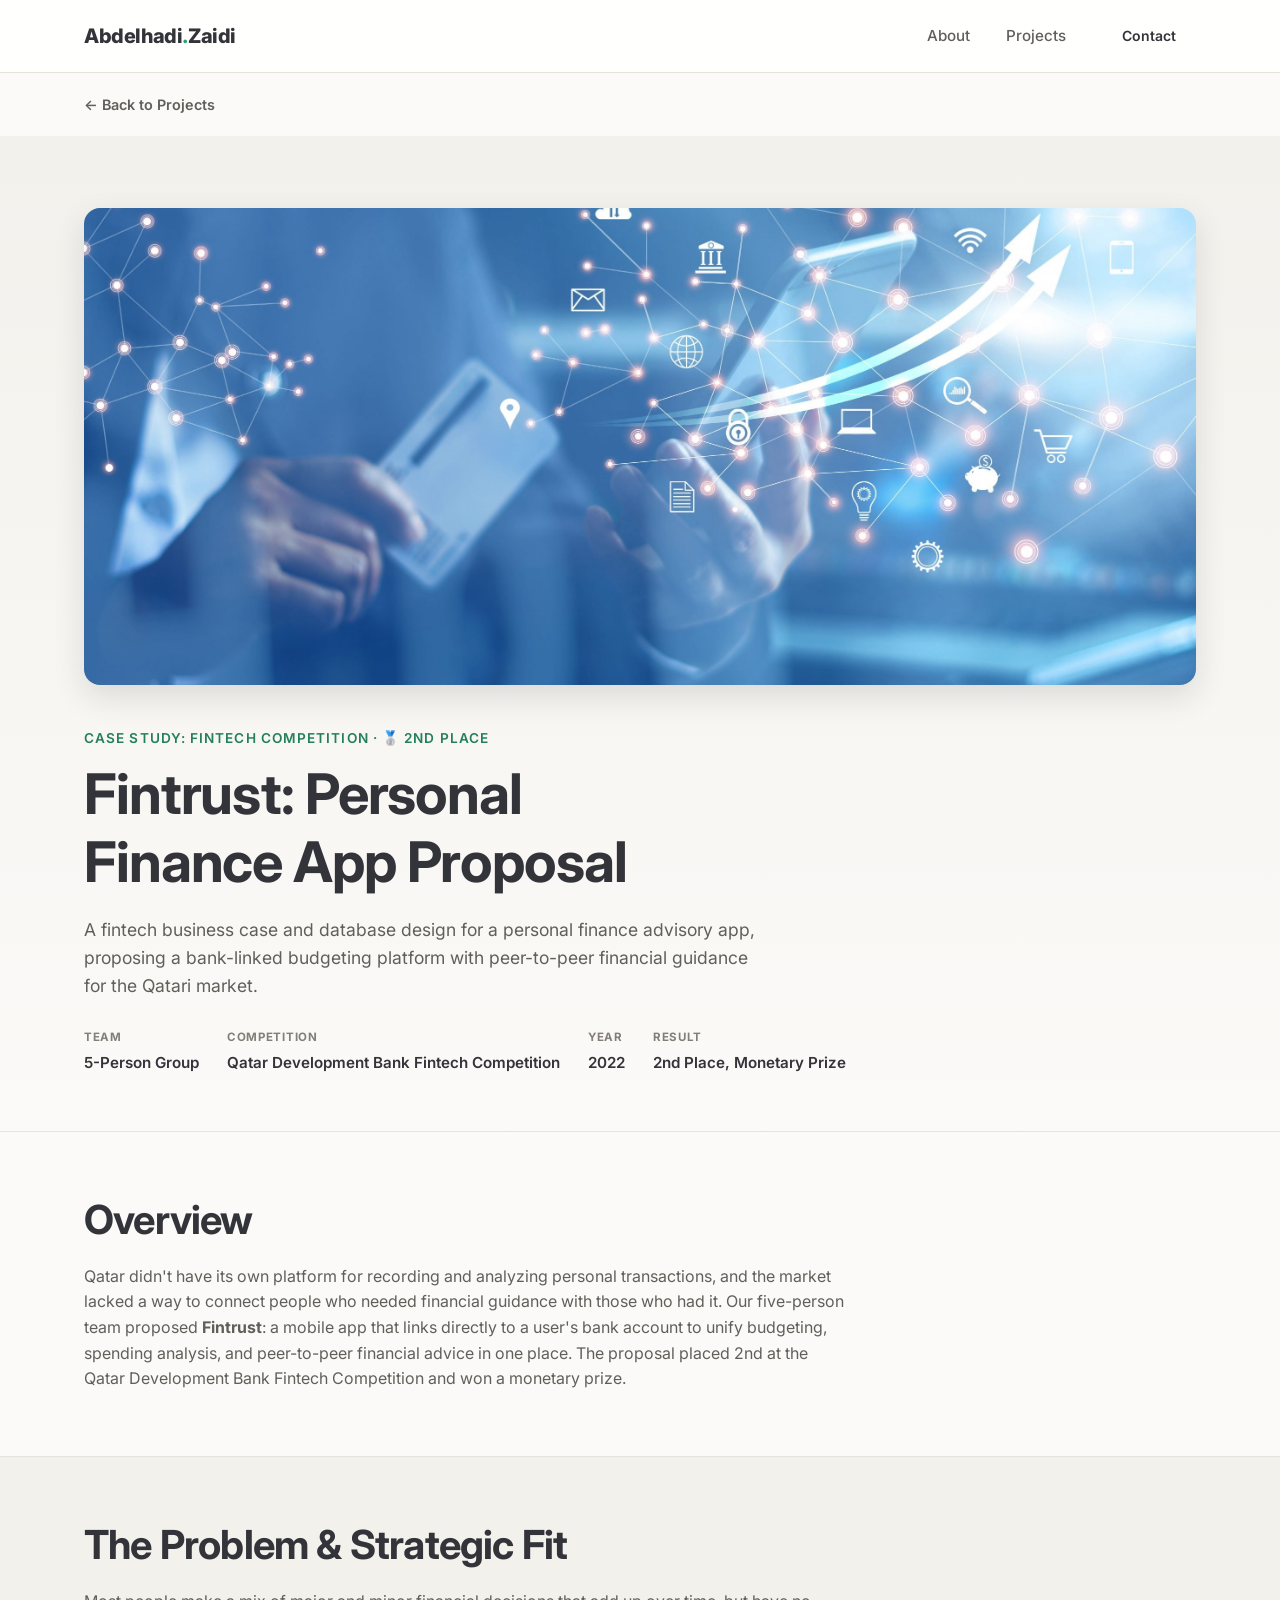
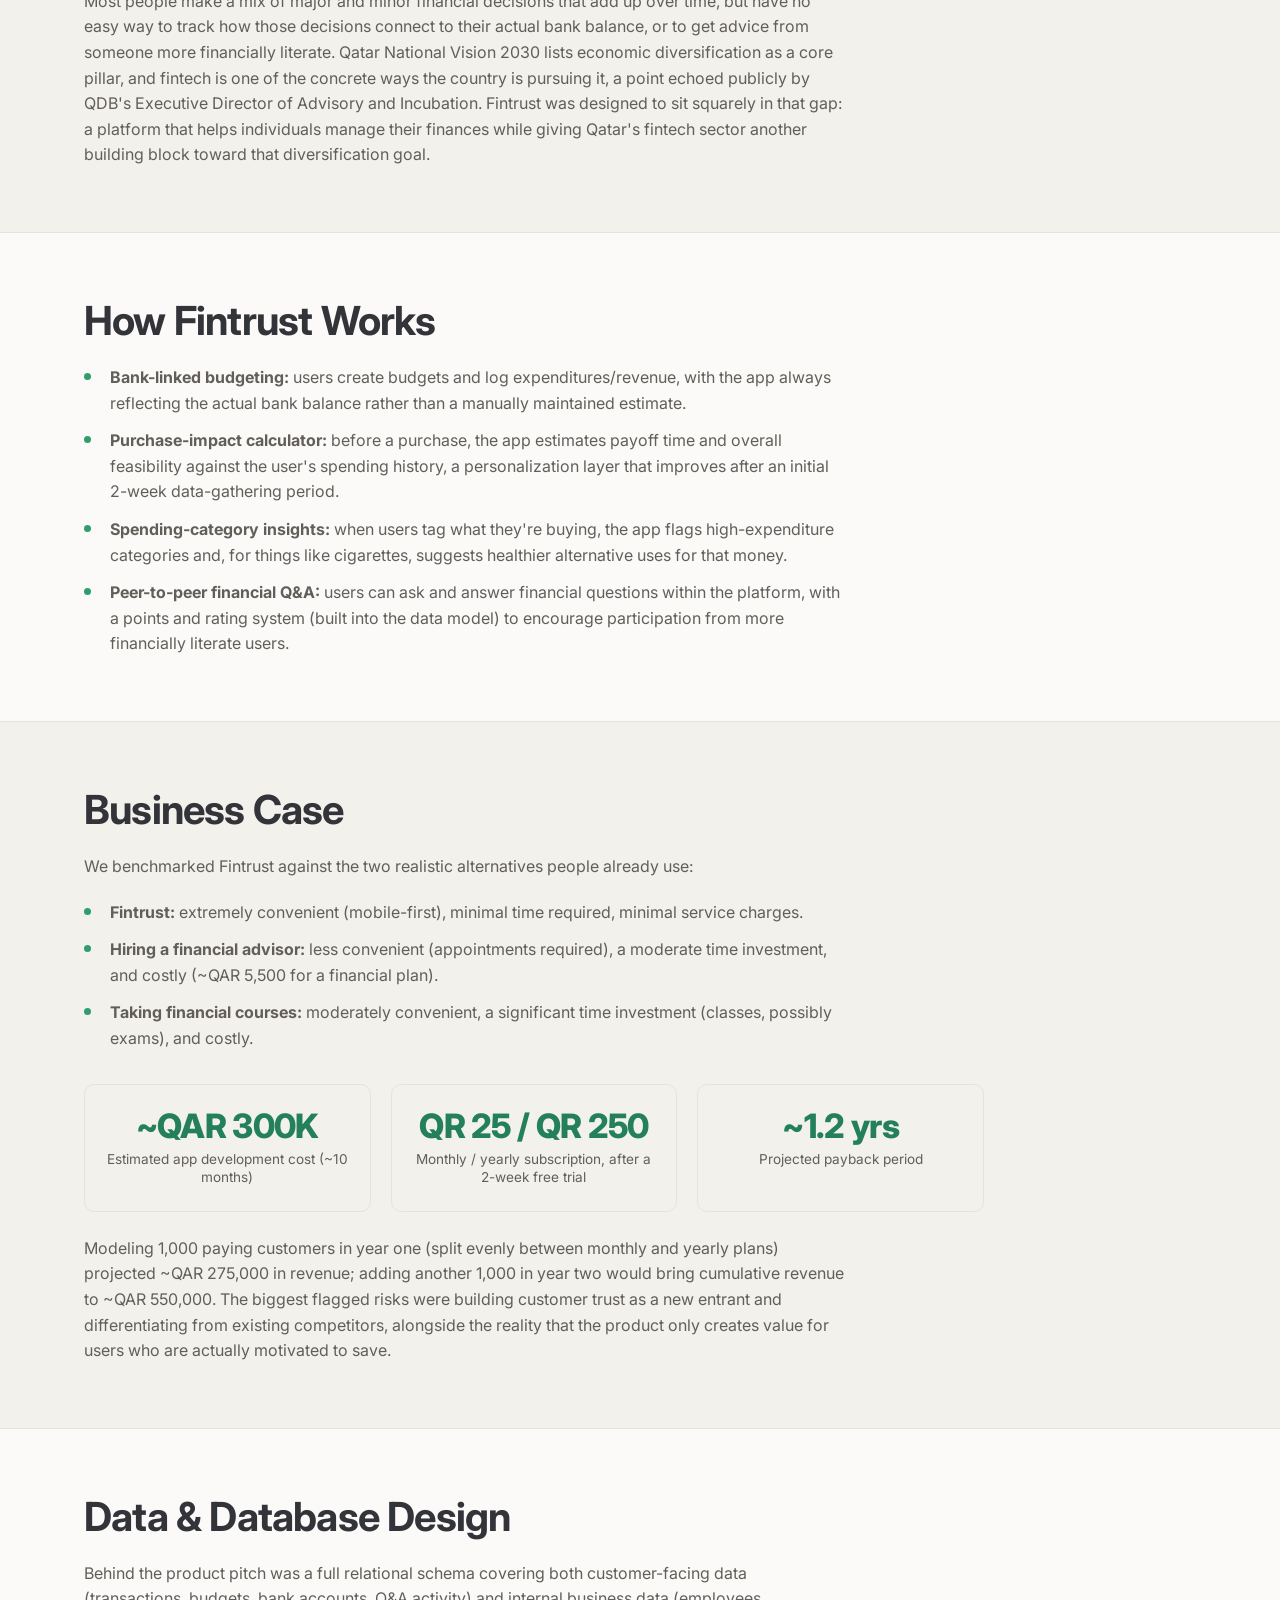
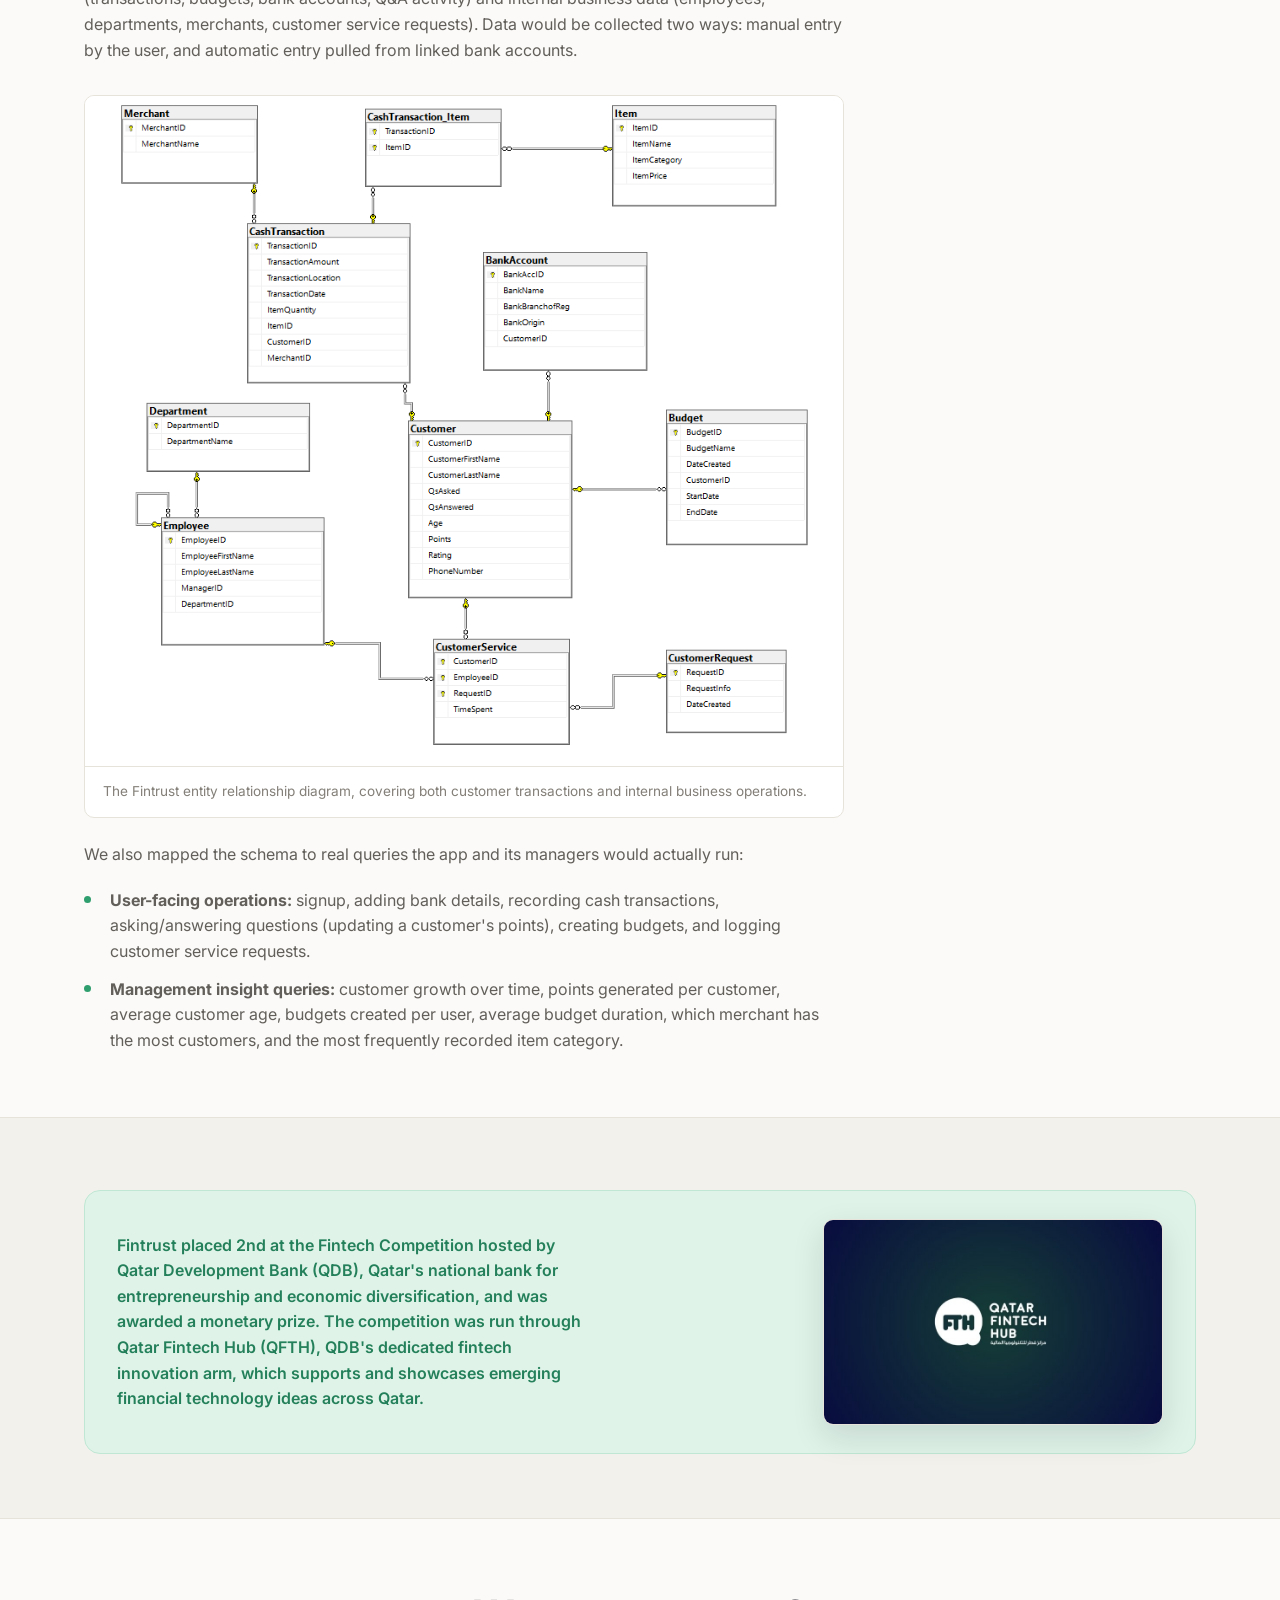
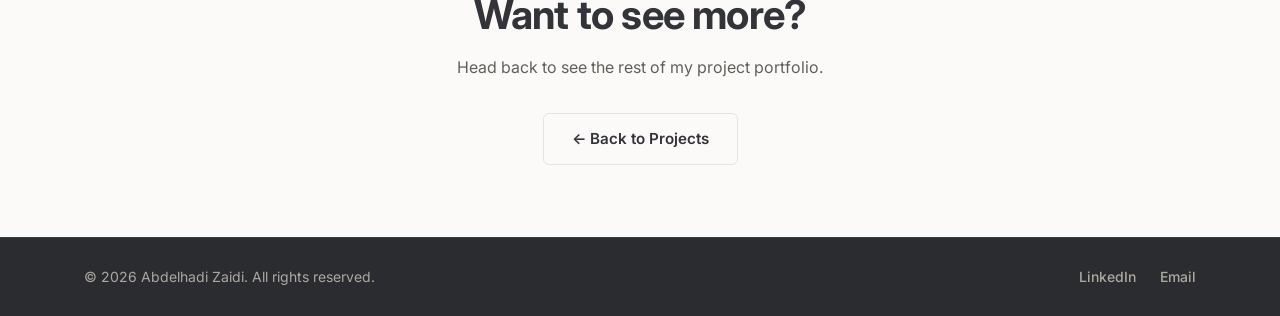
<file: fintrust-project.html>
<!DOCTYPE html>
<html lang="en">
<head>
  <meta charset="UTF-8">
  <meta name="viewport" content="width=device-width, initial-scale=1.0">
  <title>Fintrust: Personal Finance App Proposal | Abdelhadi Zaidi</title>
  <meta name="description" content="Case study: Fintrust, a personal finance advisory app business case and database design that placed 2nd at the Qatar Development Bank Fintech Competition.">
  <link rel="icon" type="image/png" sizes="32x32" href="images/favicon-32.png">
  <link rel="icon" type="image/png" sizes="16x16" href="images/favicon-16.png">
  <link rel="apple-touch-icon" href="images/apple-touch-icon.png">
  <link rel="shortcut icon" href="favicon.ico">

  <!-- Open Graph / social link previews. og:url and og:image use relative paths for
       now (fine for local preview); once deployed, update them to absolute URLs
       (https://yourdomain.com/...) so LinkedIn/WhatsApp/etc. can fetch the image. -->
  <meta property="og:type" content="website">
  <meta property="og:site_name" content="Abdelhadi Zaidi">
  <!-- <meta property="og:url" content="https://yourdomain.com/fintrust-project.html"> -->
  <meta property="og:title" content="Fintrust: Personal Finance App Proposal | Abdelhadi Zaidi">
  <meta property="og:description" content="Case study: Fintrust, a personal finance advisory app business case and database design that placed 2nd at the Qatar Development Bank Fintech Competition.">
  <meta property="og:image" content="images/fintrust/hero.jpg">
  <meta name="twitter:card" content="summary_large_image">
  <meta name="twitter:title" content="Fintrust: Personal Finance App Proposal | Abdelhadi Zaidi">
  <meta name="twitter:description" content="Case study: Fintrust, a personal finance advisory app business case and database design that placed 2nd at the Qatar Development Bank Fintech Competition.">
  <meta name="twitter:image" content="images/fintrust/hero.jpg">
  <link rel="preconnect" href="https://fonts.googleapis.com">
  <link href="https://fonts.googleapis.com/css2?family=Inter:wght@400;500;600;700;800&display=swap" rel="stylesheet">
  <link rel="stylesheet" href="css/style.css?v=3">
</head>
<body>

  <!-- ===== Navigation ===== -->
  <header class="site-header">
    <nav class="navbar container">
      <a href="index.html#top" class="logo">Abdelhadi<span class="accent">.</span>Zaidi</a>
      <ul class="nav-links">
        <li><a href="index.html#about">About</a></li>
        <li><a href="index.html#projects">Projects</a></li>
        <li><a href="index.html#contact" class="btn btn-small">Contact</a></li>
      </ul>
    </nav>
  </header>

  <main>
    <div class="container">
      <a href="index.html#projects" class="breadcrumb-back">← Back to Projects</a>
    </div>

    <!-- ===== Case Hero ===== -->
    <section class="case-hero">
      <div class="container">
        <div class="case-hero-media">
          <img src="images/fintrust/thumbnail.jpg" alt="Mobile banking and fintech concept graphic with connected icons for security, payments, and analytics" loading="lazy">
        </div>
        <p class="eyebrow">Case Study: Fintech Competition · 🥈 2nd Place</p>
        <div class="case-title-row">
          <h1>Fintrust: Personal Finance App Proposal</h1>
        </div>
        <p class="case-tagline">A fintech business case and database design for a personal finance advisory app, proposing a bank-linked budgeting platform with peer-to-peer financial guidance for the Qatari market.</p>

        <ul class="case-meta-list">
          <li class="case-meta-item">
            <span class="meta-label">Team</span>
            <span class="meta-value">5-Person Group</span>
          </li>
          <li class="case-meta-item">
            <span class="meta-label">Competition</span>
            <span class="meta-value">Qatar Development Bank Fintech Competition</span>
          </li>
          <li class="case-meta-item">
            <span class="meta-label">Year</span>
            <span class="meta-value">2022</span>
          </li>
          <li class="case-meta-item">
            <span class="meta-label">Result</span>
            <span class="meta-value">2nd Place, Monetary Prize</span>
          </li>
        </ul>
      </div>
    </section>

    <!-- ===== Overview ===== -->
    <section class="case-section">
      <div class="container case-body">
        <h2>Overview</h2>
        <p>
          Qatar didn't have its own platform for recording and analyzing personal transactions, and the
          market lacked a way to connect people who needed financial guidance with those who had it. Our
          five-person team proposed <strong>Fintrust</strong>: a mobile app that links directly to a
          user's bank account to unify budgeting, spending analysis, and peer-to-peer financial advice in
          one place. The proposal placed 2nd at the Qatar Development Bank Fintech Competition and won a
          monetary prize.
        </p>
      </div>
    </section>

    <!-- ===== Problem & Strategic Fit ===== -->
    <section class="case-section" style="background: var(--color-bg-alt);">
      <div class="container case-body">
        <h2>The Problem &amp; Strategic Fit</h2>
        <p>
          Most people make a mix of major and minor financial decisions that add up over time, but have
          no easy way to track how those decisions connect to their actual bank balance, or to get advice
          from someone more financially literate. Qatar National Vision 2030 lists economic
          diversification as a core pillar, and fintech is one of the concrete ways the country is pursuing
          it, a point echoed publicly by QDB's Executive Director of Advisory and Incubation. Fintrust was
          designed to sit squarely in that gap: a platform that helps individuals manage their finances
          while giving Qatar's fintech sector another building block toward that diversification goal.
        </p>
      </div>
    </section>

    <!-- ===== How Fintrust Works ===== -->
    <section class="case-section">
      <div class="container case-body">
        <h2>How Fintrust Works</h2>
        <ul class="case-list">
          <li><strong>Bank-linked budgeting:</strong> users create budgets and log expenditures/revenue, with the app always reflecting the actual bank balance rather than a manually maintained estimate.</li>
          <li><strong>Purchase-impact calculator:</strong> before a purchase, the app estimates payoff time and overall feasibility against the user's spending history, a personalization layer that improves after an initial 2-week data-gathering period.</li>
          <li><strong>Spending-category insights:</strong> when users tag what they're buying, the app flags high-expenditure categories and, for things like cigarettes, suggests healthier alternative uses for that money.</li>
          <li><strong>Peer-to-peer financial Q&amp;A:</strong> users can ask and answer financial questions within the platform, with a points and rating system (built into the data model) to encourage participation from more financially literate users.</li>
        </ul>
      </div>
    </section>

    <!-- ===== Business Case ===== -->
    <section class="case-section" style="background: var(--color-bg-alt);">
      <div class="container case-body">
        <h2>Business Case</h2>
        <p>We benchmarked Fintrust against the two realistic alternatives people already use:</p>
        <ul class="case-list">
          <li><strong>Fintrust:</strong> extremely convenient (mobile-first), minimal time required, minimal service charges.</li>
          <li><strong>Hiring a financial advisor:</strong> less convenient (appointments required), a moderate time investment, and costly (~QAR 5,500 for a financial plan).</li>
          <li><strong>Taking financial courses:</strong> moderately convenient, a significant time investment (classes, possibly exams), and costly.</li>
        </ul>

        <div class="stat-grid" style="margin-top: 32px;">
          <div class="stat-card">
            <div class="stat-number">~QAR 300K</div>
            <div class="stat-label">Estimated app development cost (~10 months)</div>
          </div>
          <div class="stat-card">
            <div class="stat-number">QR 25 / QR 250</div>
            <div class="stat-label">Monthly / yearly subscription, after a 2-week free trial</div>
          </div>
          <div class="stat-card">
            <div class="stat-number">~1.2 yrs</div>
            <div class="stat-label">Projected payback period</div>
          </div>
        </div>

        <p style="margin-top: 24px;">
          Modeling 1,000 paying customers in year one (split evenly between monthly and yearly plans)
          projected ~QAR 275,000 in revenue; adding another 1,000 in year two would bring cumulative
          revenue to ~QAR 550,000. The biggest flagged risks were building customer trust as a new
          entrant and differentiating from existing competitors, alongside the reality that the product
          only creates value for users who are actually motivated to save.
        </p>
      </div>
    </section>

    <!-- ===== Data & Database Design ===== -->
    <section class="case-section">
      <div class="container case-body">
        <h2>Data &amp; Database Design</h2>
        <p>
          Behind the product pitch was a full relational schema covering both customer-facing data
          (transactions, budgets, bank accounts, Q&amp;A activity) and internal business data (employees,
          departments, merchants, customer service requests). Data would be collected two ways: manual
          entry by the user, and automatic entry pulled from linked bank accounts.
        </p>
        <div class="figure-grid single">
          <figure class="figure-card">
            <img src="images/fintrust/erd-diagram.png" alt="Entity relationship diagram for Fintrust showing Customer, BankAccount, CashTransaction, CashTransaction_Item, Item, Merchant, Budget, Employee, Department, CustomerService, and CustomerRequest entities and their relationships" loading="lazy">
            <figcaption class="figure-caption">The Fintrust entity relationship diagram, covering both customer transactions and internal business operations.</figcaption>
          </figure>
        </div>
        <p style="margin-top: 24px;">We also mapped the schema to real queries the app and its managers would actually run:</p>
        <ul class="case-list">
          <li><strong>User-facing operations:</strong> signup, adding bank details, recording cash transactions, asking/answering questions (updating a customer's points), creating budgets, and logging customer service requests.</li>
          <li><strong>Management insight queries:</strong> customer growth over time, points generated per customer, average customer age, budgets created per user, average budget duration, which merchant has the most customers, and the most frequently recorded item category.</li>
        </ul>
      </div>
    </section>

    <!-- ===== Result ===== -->
    <section class="case-section" style="background: var(--color-bg-alt);">
      <div class="container">
        <div class="callout-banner">
          <p>Fintrust placed 2nd at the Fintech Competition hosted by Qatar Development Bank (QDB), Qatar's national bank for entrepreneurship and economic diversification, and was awarded a monetary prize. The competition was run through Qatar Fintech Hub (QFTH), QDB's dedicated fintech innovation arm, which supports and showcases emerging financial technology ideas across Qatar.</p>
          <figure class="figure-card callout-figure">
            <img src="images/fintrust/qfth-badge.jpg" alt="Qatar Fintech Hub logo" loading="lazy">
          </figure>
        </div>
      </div>
    </section>

    <!-- ===== Bottom CTA ===== -->
    <section class="case-cta-footer container">
      <h2>Want to see more?</h2>
      <p>Head back to see the rest of my project portfolio.</p>
      <div class="hero-actions" style="justify-content:center;">
        <a href="index.html#projects" class="btn btn-outline">← Back to Projects</a>
      </div>
    </section>
  </main>

  <!-- ===== Footer ===== -->
  <footer class="site-footer">
    <div class="container footer-inner">
      <p>&copy; <span id="year"></span> Abdelhadi Zaidi. All rights reserved.</p>
      <div class="social-links">
        <a href="https://www.linkedin.com/in/hadi-z-843a4a360/" target="_blank" rel="noopener" aria-label="LinkedIn">LinkedIn</a>
        <a href="mailto:hadi00x@hotmail.fr" aria-label="Email">Email</a>
      </div>
    </div>
  </footer>

  <script src="js/script.js"></script>
</body>
</html>
</file>
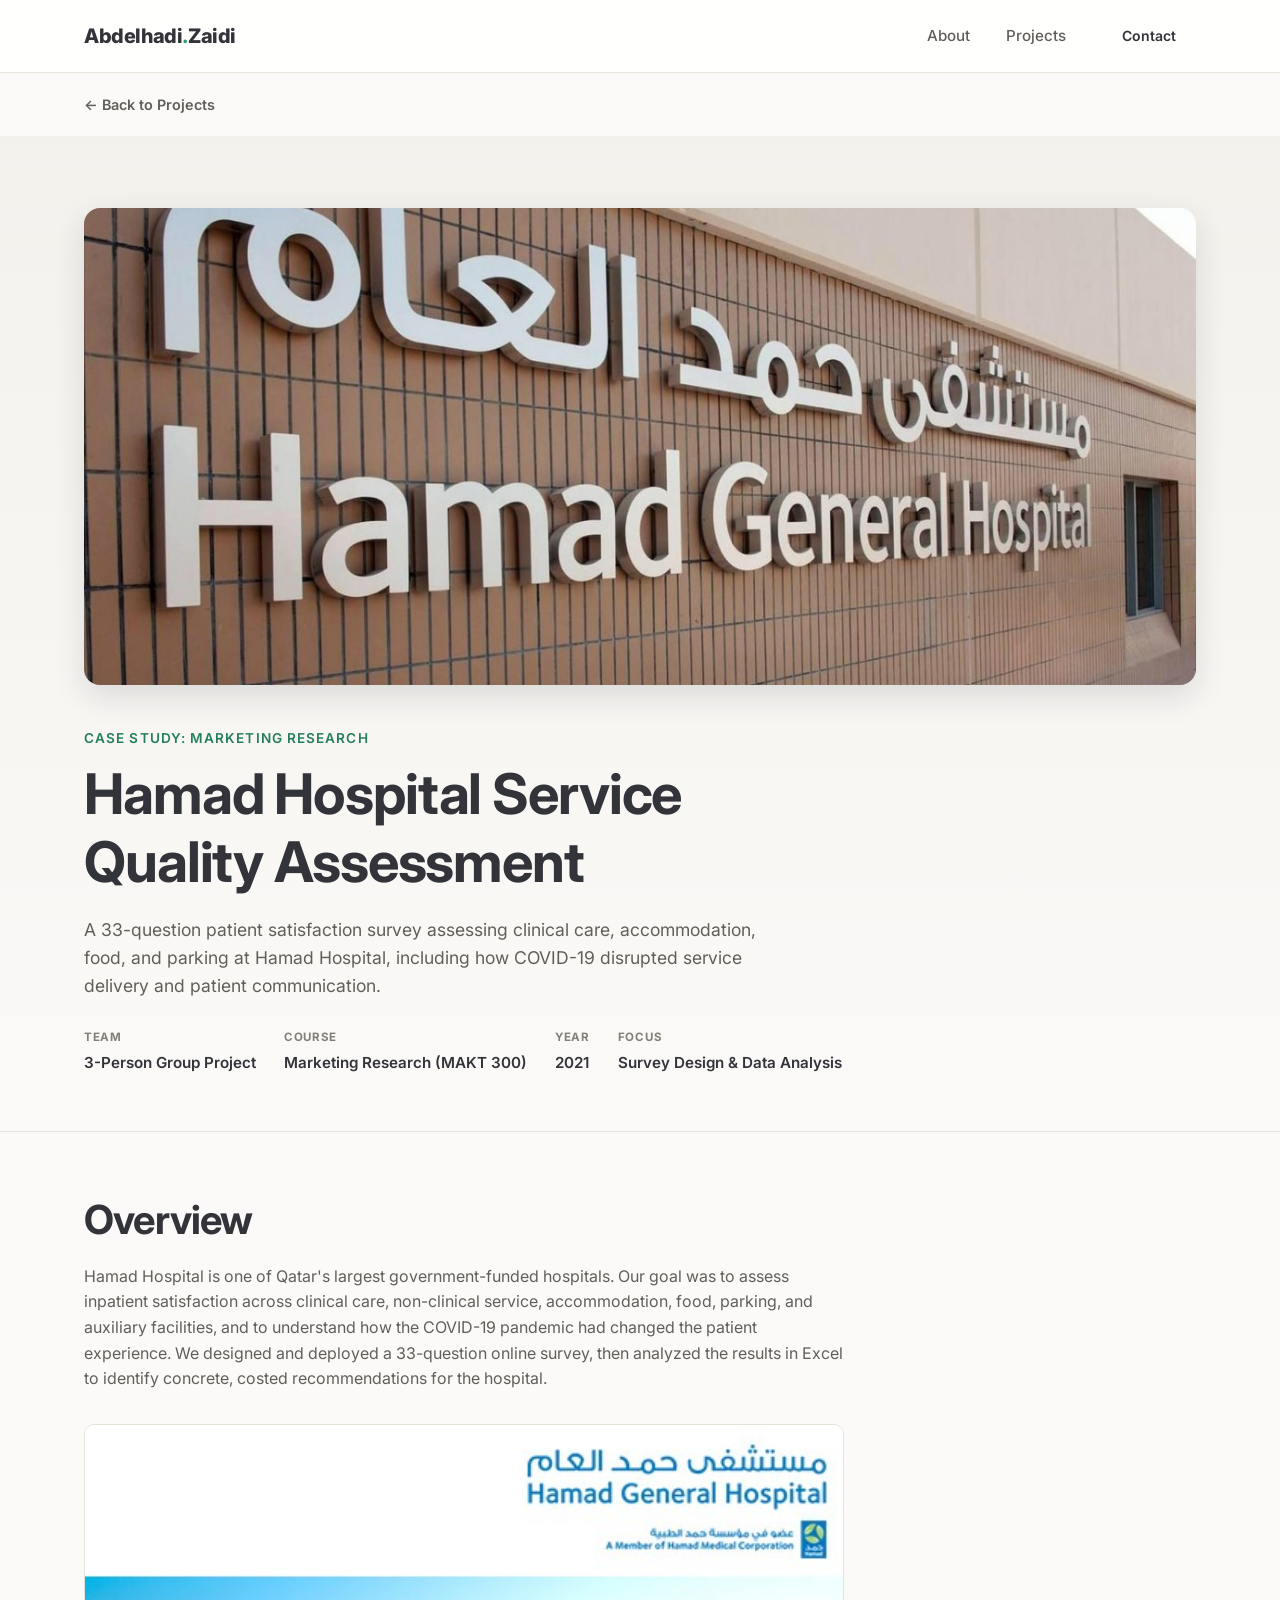
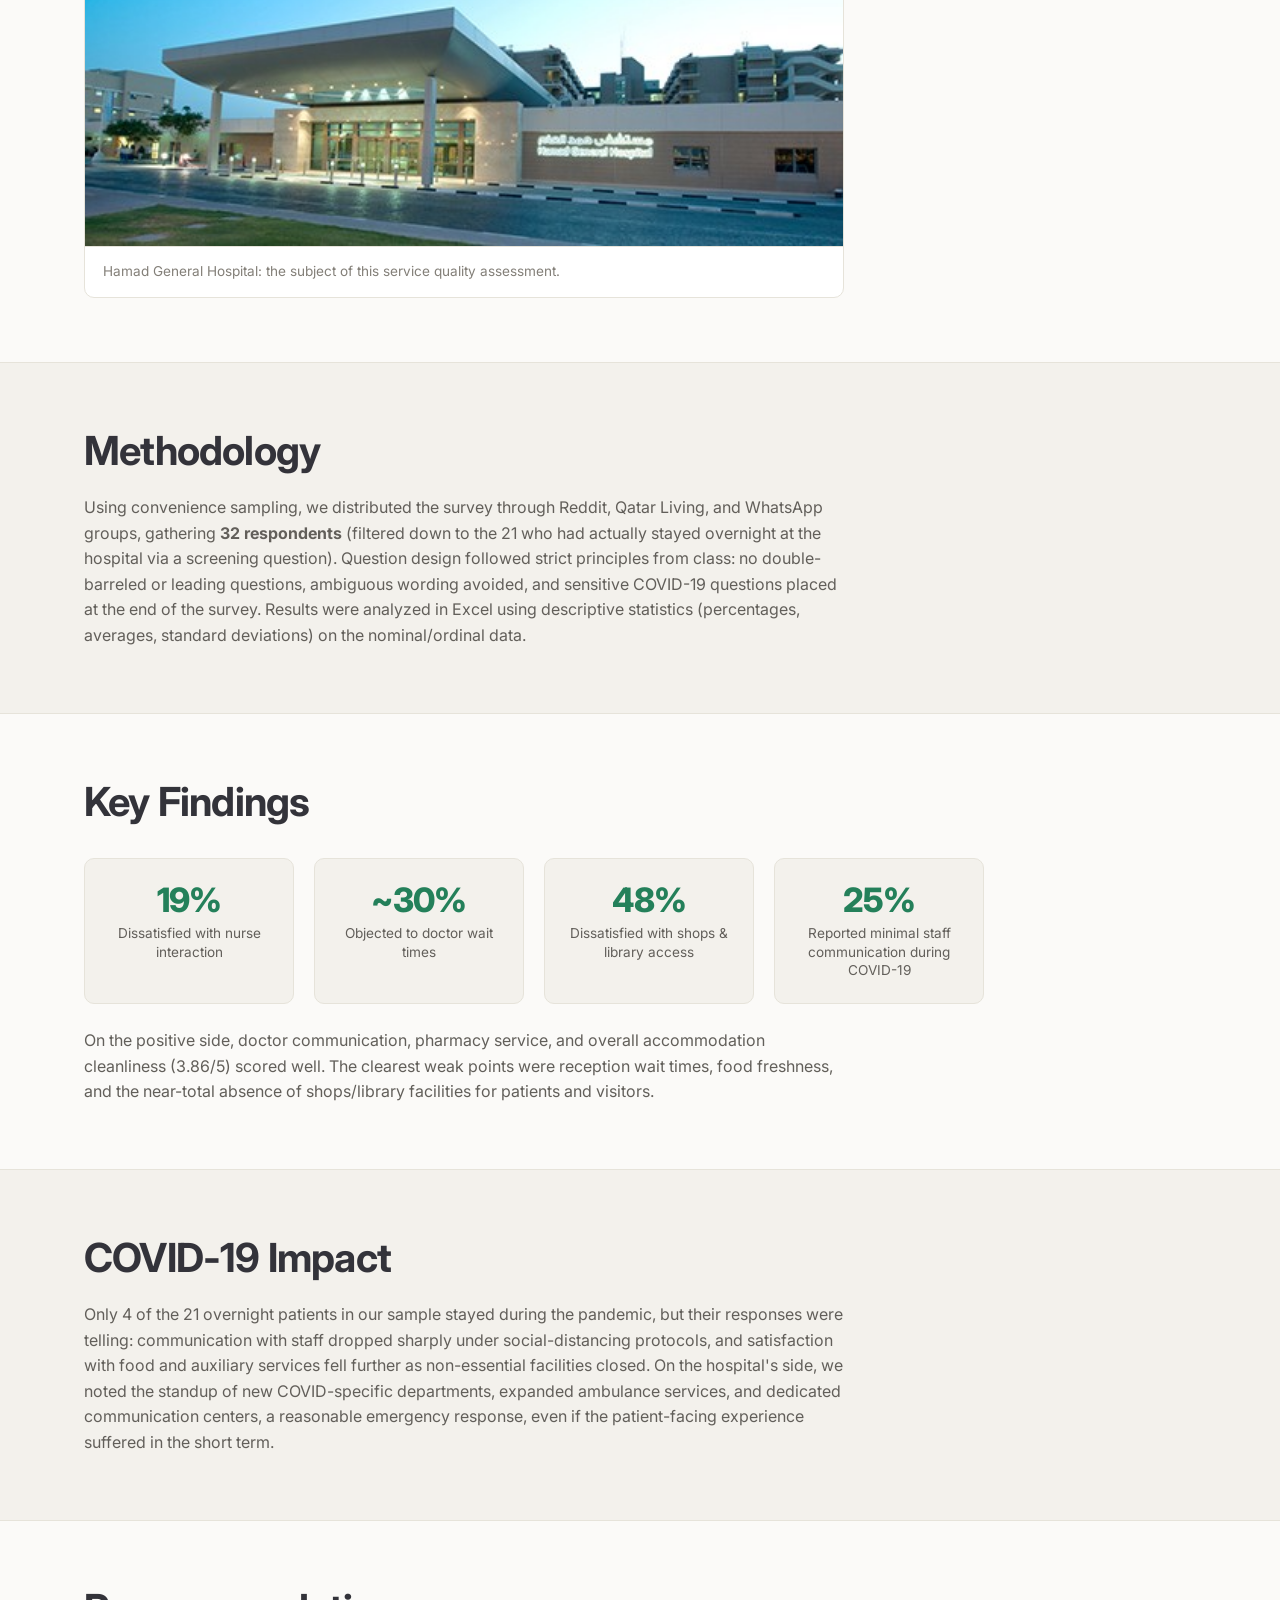
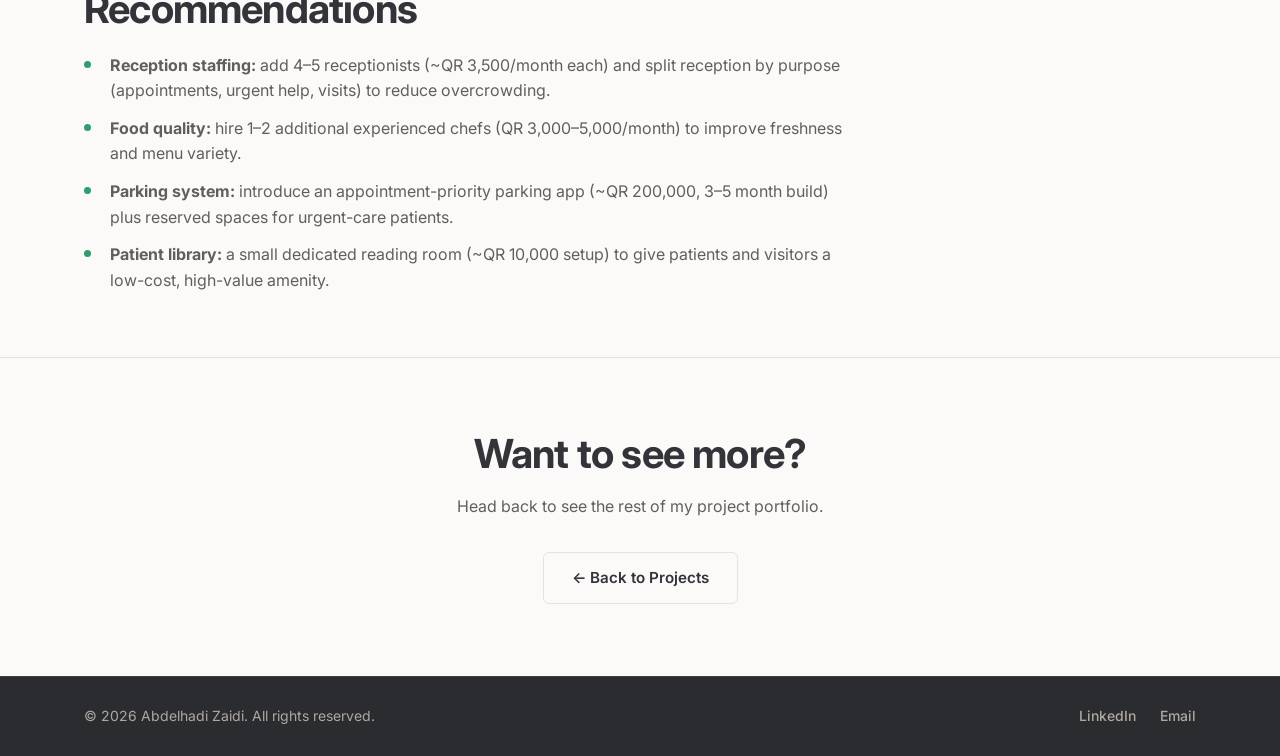
<file: hamad-hospital-service-quality.html>
<!DOCTYPE html>
<html lang="en">
<head>
  <meta charset="UTF-8">
  <meta name="viewport" content="width=device-width, initial-scale=1.0">
  <title>Hamad Hospital Service Quality Assessment | Abdelhadi Zaidi</title>
  <meta name="description" content="Case study: a patient satisfaction survey research project assessing service quality at Hamad Hospital, Qatar, including COVID-19 impact.">
  <link rel="icon" type="image/png" sizes="32x32" href="images/favicon-32.png">
  <link rel="icon" type="image/png" sizes="16x16" href="images/favicon-16.png">
  <link rel="apple-touch-icon" href="images/apple-touch-icon.png">
  <link rel="shortcut icon" href="favicon.ico">

  <!-- Open Graph / social link previews. og:url and og:image use relative paths for
       now (fine for local preview) — once deployed, update them to absolute URLs
       (https://yourdomain.com/...) so LinkedIn/WhatsApp/etc. can fetch the image. -->
  <meta property="og:type" content="website">
  <meta property="og:site_name" content="Abdelhadi Zaidi">
  <!-- <meta property="og:url" content="https://yourdomain.com/hamad-hospital-service-quality.html"> -->
  <meta property="og:title" content="Hamad Hospital Service Quality Assessment | Abdelhadi Zaidi">
  <meta property="og:description" content="Case study: a patient satisfaction survey research project assessing service quality at Hamad Hospital, Qatar, including COVID-19 impact.">
  <meta property="og:image" content="images/hamad-hospital.jpg">
  <meta name="twitter:card" content="summary_large_image">
  <meta name="twitter:title" content="Hamad Hospital Service Quality Assessment | Abdelhadi Zaidi">
  <meta name="twitter:description" content="Case study: a patient satisfaction survey research project assessing service quality at Hamad Hospital, Qatar, including COVID-19 impact.">
  <meta name="twitter:image" content="images/hamad-hospital.jpg">
  <link rel="preconnect" href="https://fonts.googleapis.com">
  <link href="https://fonts.googleapis.com/css2?family=Inter:wght@400;500;600;700;800&display=swap" rel="stylesheet">
  <link rel="stylesheet" href="css/style.css?v=3">
</head>
<body>

  <!-- ===== Navigation ===== -->
  <header class="site-header">
    <nav class="navbar container">
      <a href="index.html#top" class="logo">Abdelhadi<span class="accent">.</span>Zaidi</a>
      <ul class="nav-links">
        <li><a href="index.html#about">About</a></li>
        <li><a href="index.html#projects">Projects</a></li>
        <li><a href="index.html#contact" class="btn btn-small">Contact</a></li>
      </ul>
    </nav>
  </header>

  <main>
    <div class="container">
      <a href="index.html#projects" class="breadcrumb-back">← Back to Projects</a>
    </div>

    <!-- ===== Case Hero ===== -->
    <section class="case-hero">
      <div class="container">
        <div class="case-hero-media">
          <img src="images/hamad-hospital-hero.jpg" alt="Hamad General Hospital signage close-up, in Arabic and English" loading="lazy">
        </div>
        <p class="eyebrow">Case Study: Marketing Research</p>
        <div class="case-title-row">
          <h1>Hamad Hospital Service Quality Assessment</h1>
        </div>
        <p class="case-tagline">A 33-question patient satisfaction survey assessing clinical care, accommodation, food, and parking at Hamad Hospital, including how COVID-19 disrupted service delivery and patient communication.</p>

        <ul class="case-meta-list">
          <li class="case-meta-item">
            <span class="meta-label">Team</span>
            <span class="meta-value">3-Person Group Project</span>
          </li>
          <li class="case-meta-item">
            <span class="meta-label">Course</span>
            <span class="meta-value">Marketing Research (MAKT 300)</span>
          </li>
          <li class="case-meta-item">
            <span class="meta-label">Year</span>
            <span class="meta-value">2021</span>
          </li>
          <li class="case-meta-item">
            <span class="meta-label">Focus</span>
            <span class="meta-value">Survey Design &amp; Data Analysis</span>
          </li>
        </ul>
      </div>
    </section>

    <!-- ===== Overview ===== -->
    <section class="case-section">
      <div class="container case-body">
        <h2>Overview</h2>
        <p>
          Hamad Hospital is one of Qatar's largest government-funded hospitals. Our goal was to assess
          inpatient satisfaction across clinical care, non-clinical service, accommodation, food, parking,
          and auxiliary facilities, and to understand how the COVID-19 pandemic had changed the patient
          experience. We designed and deployed a 33-question online survey, then analyzed the results in
          Excel to identify concrete, costed recommendations for the hospital.
        </p>
        <div class="figure-grid single">
          <figure class="figure-card">
            <img src="images/hamad-hospital.jpg" alt="Hamad General Hospital building entrance, a member of Hamad Medical Corporation" loading="lazy">
            <figcaption class="figure-caption">Hamad General Hospital: the subject of this service quality assessment.</figcaption>
          </figure>
        </div>
      </div>
    </section>

    <!-- ===== Methodology ===== -->
    <section class="case-section" style="background: var(--color-bg-alt);">
      <div class="container case-body">
        <h2>Methodology</h2>
        <p>
          Using convenience sampling, we distributed the survey through Reddit, Qatar Living, and WhatsApp
          groups, gathering <strong>32 respondents</strong> (filtered down to the 21 who had actually
          stayed overnight at the hospital via a screening question). Question design followed strict
          principles from class: no double-barreled or leading questions, ambiguous wording avoided, and
          sensitive COVID-19 questions placed at the end of the survey. Results were analyzed in Excel using
          descriptive statistics (percentages, averages, standard deviations) on the nominal/ordinal data.
        </p>
      </div>
    </section>

    <!-- ===== Key Findings ===== -->
    <section class="case-section">
      <div class="container case-body">
        <h2>Key Findings</h2>
        <div class="stat-grid">
          <div class="stat-card">
            <div class="stat-number">19%</div>
            <div class="stat-label">Dissatisfied with nurse interaction</div>
          </div>
          <div class="stat-card">
            <div class="stat-number">~30%</div>
            <div class="stat-label">Objected to doctor wait times</div>
          </div>
          <div class="stat-card">
            <div class="stat-number">48%</div>
            <div class="stat-label">Dissatisfied with shops &amp; library access</div>
          </div>
          <div class="stat-card">
            <div class="stat-number">25%</div>
            <div class="stat-label">Reported minimal staff communication during COVID-19</div>
          </div>
        </div>
        <p style="margin-top:24px;">
          On the positive side, doctor communication, pharmacy service, and overall accommodation cleanliness
          (3.86/5) scored well. The clearest weak points were reception wait times, food freshness, and the
          near-total absence of shops/library facilities for patients and visitors.
        </p>
      </div>
    </section>

    <!-- ===== COVID Impact ===== -->
    <section class="case-section" style="background: var(--color-bg-alt);">
      <div class="container case-body">
        <h2>COVID-19 Impact</h2>
        <p>
          Only 4 of the 21 overnight patients in our sample stayed during the pandemic, but their responses
          were telling: communication with staff dropped sharply under social-distancing protocols, and
          satisfaction with food and auxiliary services fell further as non-essential facilities closed. On
          the hospital's side, we noted the standup of new COVID-specific departments, expanded ambulance
          services, and dedicated communication centers, a reasonable emergency response, even if the
          patient-facing experience suffered in the short term.
        </p>
      </div>
    </section>

    <!-- ===== Recommendations ===== -->
    <section class="case-section">
      <div class="container case-body">
        <h2>Recommendations</h2>
        <ul class="case-list">
          <li><strong>Reception staffing:</strong> add 4–5 receptionists (~QR 3,500/month each) and split reception by purpose (appointments, urgent help, visits) to reduce overcrowding.</li>
          <li><strong>Food quality:</strong> hire 1–2 additional experienced chefs (QR 3,000–5,000/month) to improve freshness and menu variety.</li>
          <li><strong>Parking system:</strong> introduce an appointment-priority parking app (~QR 200,000, 3–5 month build) plus reserved spaces for urgent-care patients.</li>
          <li><strong>Patient library:</strong> a small dedicated reading room (~QR 10,000 setup) to give patients and visitors a low-cost, high-value amenity.</li>
        </ul>
      </div>
    </section>

    <!-- ===== Bottom CTA ===== -->
    <section class="case-cta-footer container">
      <h2>Want to see more?</h2>
      <p>Head back to see the rest of my project portfolio.</p>
      <div class="hero-actions" style="justify-content:center;">
        <a href="index.html#projects" class="btn btn-outline">← Back to Projects</a>
      </div>
    </section>
  </main>

  <!-- ===== Footer ===== -->
  <footer class="site-footer">
    <div class="container footer-inner">
      <p>&copy; <span id="year"></span> Abdelhadi Zaidi. All rights reserved.</p>
      <div class="social-links">
        <a href="https://www.linkedin.com/in/hadi-z-843a4a360/" target="_blank" rel="noopener" aria-label="LinkedIn">LinkedIn</a>
        <a href="mailto:hadi00x@hotmail.fr" aria-label="Email">Email</a>
      </div>
    </div>
  </footer>

  <script src="js/script.js"></script>
</body>
</html>
</file>
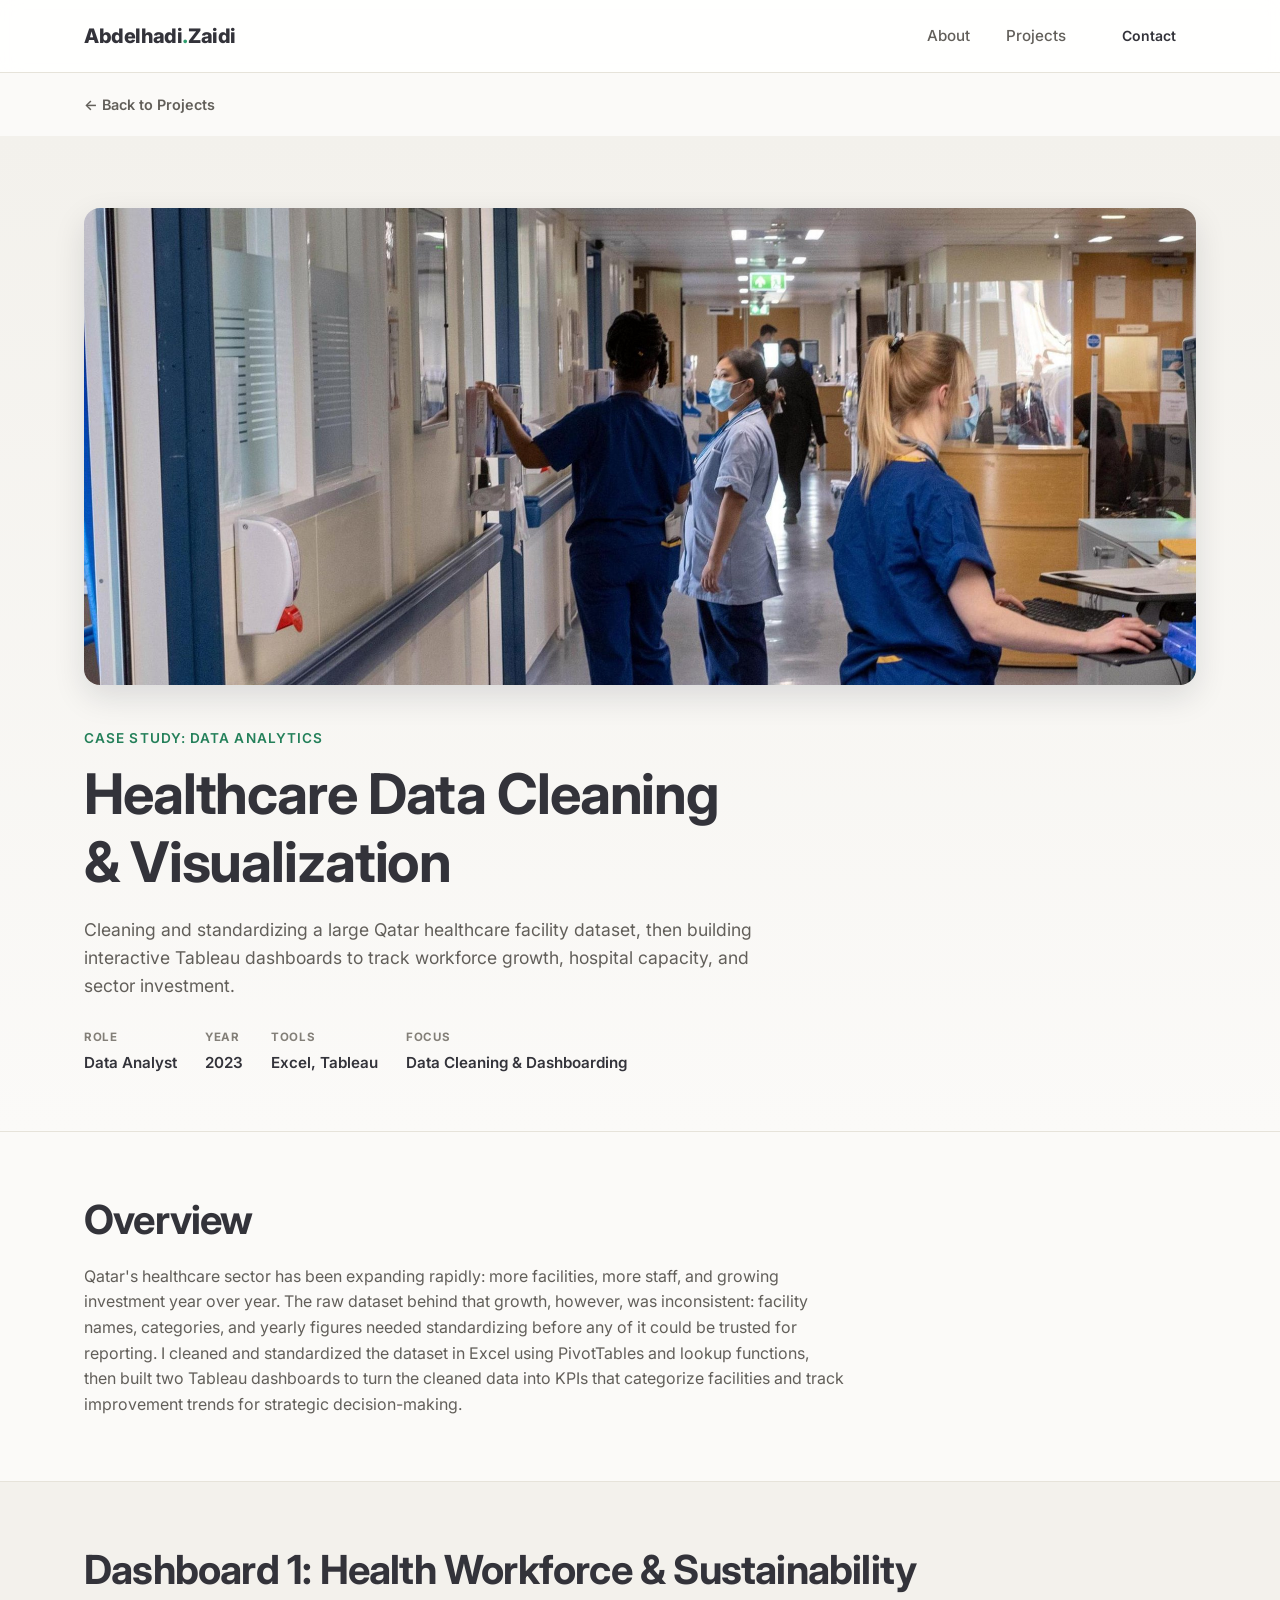
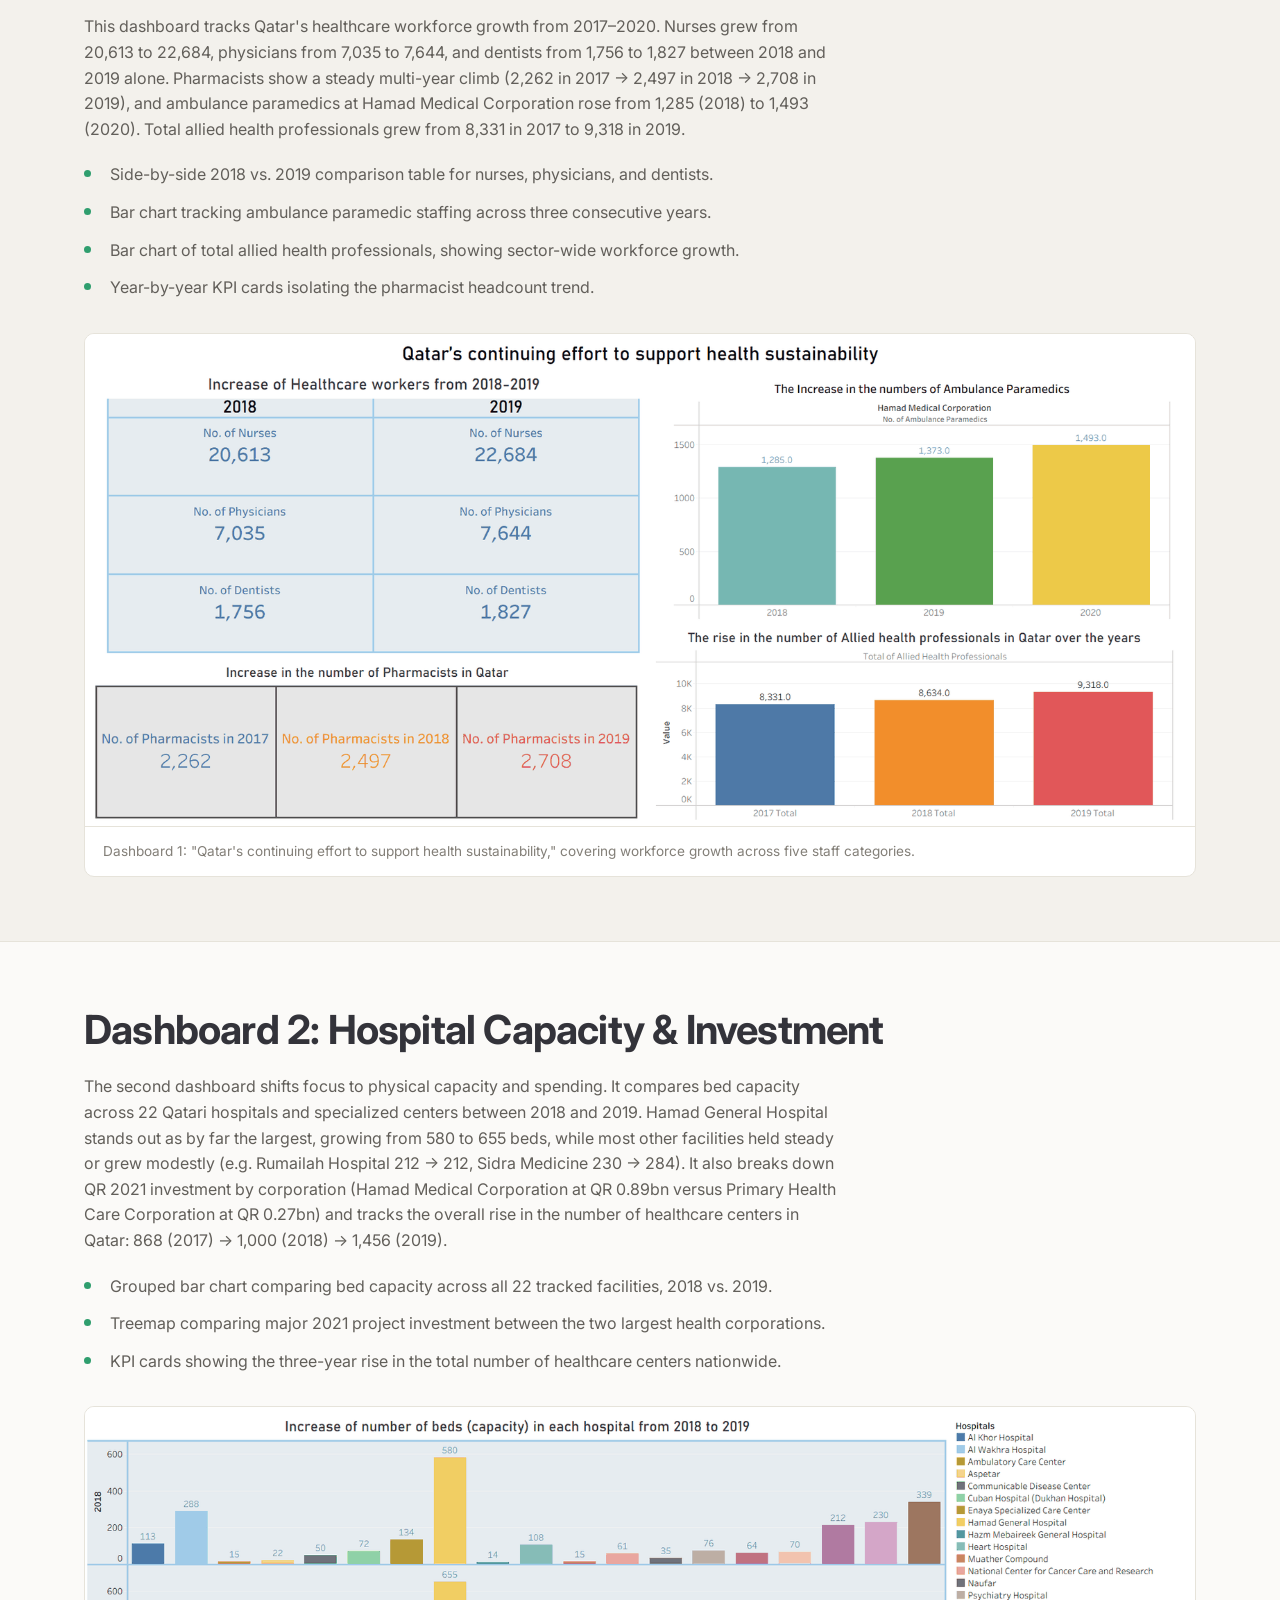
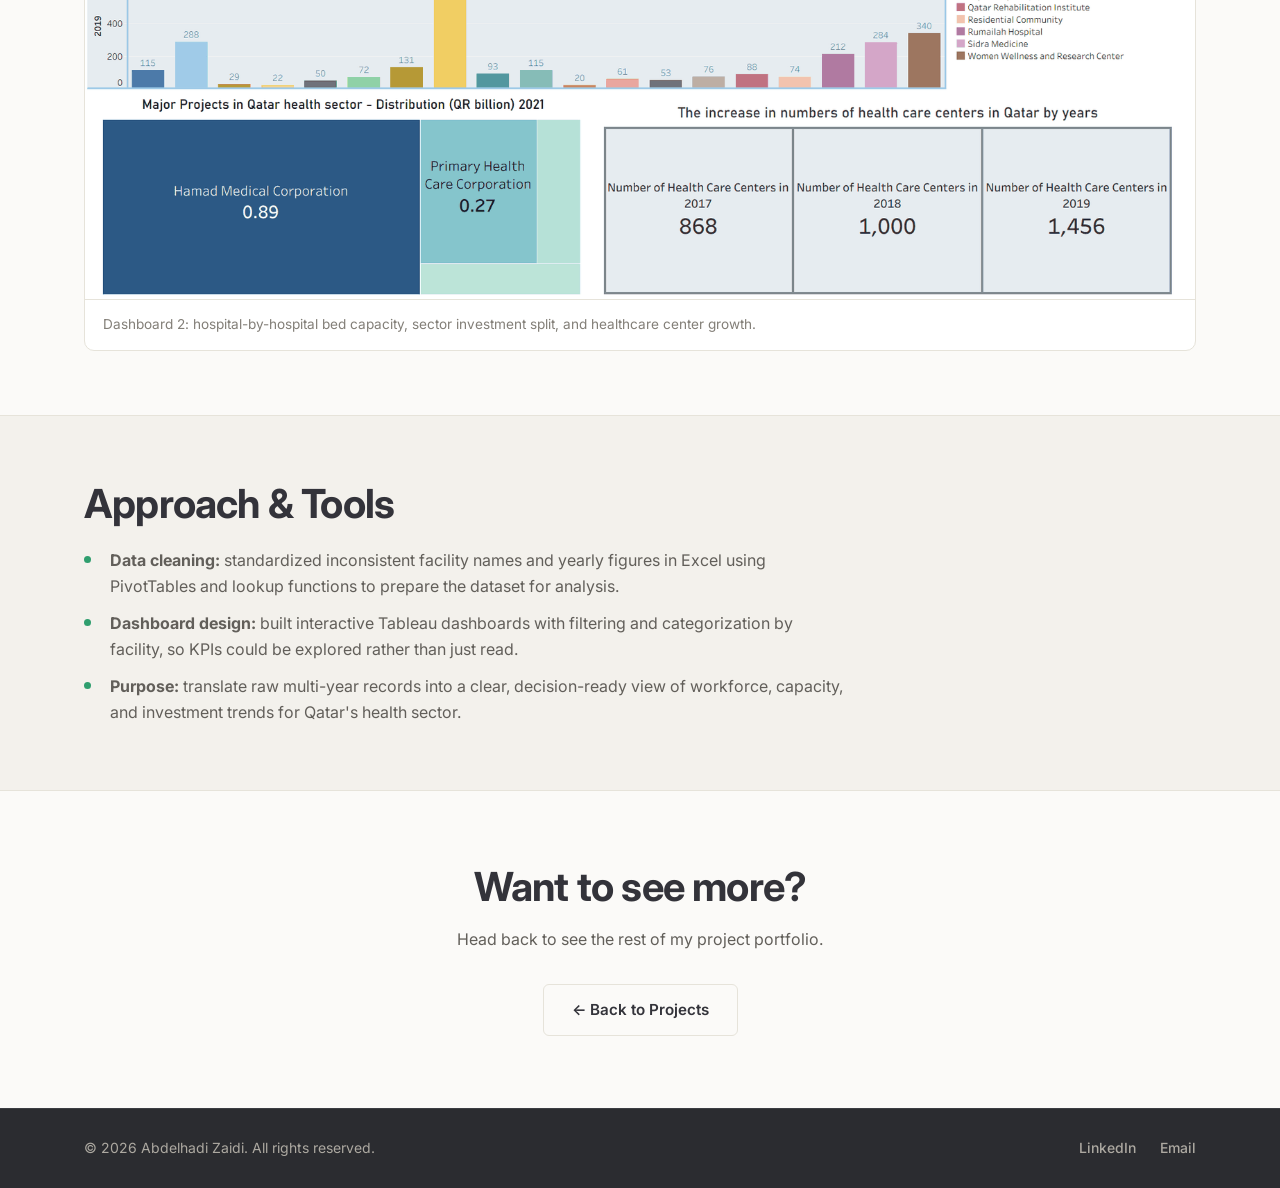
<file: healthcare-data-visualization.html>
<!DOCTYPE html>
<html lang="en">
<head>
  <meta charset="UTF-8">
  <meta name="viewport" content="width=device-width, initial-scale=1.0">
  <title>Healthcare Data Cleaning &amp; Visualization | Abdelhadi Zaidi</title>
  <meta name="description" content="Case study: cleaning and visualizing a Qatar healthcare facility dataset with Excel and Tableau to track workforce, capacity, and investment trends.">
  <link rel="icon" type="image/png" sizes="32x32" href="images/favicon-32.png">
  <link rel="icon" type="image/png" sizes="16x16" href="images/favicon-16.png">
  <link rel="apple-touch-icon" href="images/apple-touch-icon.png">
  <link rel="shortcut icon" href="favicon.ico">

  <!-- Open Graph / social link previews. og:url and og:image use relative paths for
       now (fine for local preview) — once deployed, update them to absolute URLs
       (https://yourdomain.com/...) so LinkedIn/WhatsApp/etc. can fetch the image. -->
  <meta property="og:type" content="website">
  <meta property="og:site_name" content="Abdelhadi Zaidi">
  <!-- <meta property="og:url" content="https://yourdomain.com/healthcare-data-visualization.html"> -->
  <meta property="og:title" content="Healthcare Data Cleaning &amp; Visualization | Abdelhadi Zaidi">
  <meta property="og:description" content="Case study: cleaning and visualizing a Qatar healthcare facility dataset with Excel and Tableau to track workforce, capacity, and investment trends.">
  <meta property="og:image" content="images/healthcare/hero.jpg">
  <meta name="twitter:card" content="summary_large_image">
  <meta name="twitter:title" content="Healthcare Data Cleaning &amp; Visualization | Abdelhadi Zaidi">
  <meta name="twitter:description" content="Case study: cleaning and visualizing a Qatar healthcare facility dataset with Excel and Tableau to track workforce, capacity, and investment trends.">
  <meta name="twitter:image" content="images/healthcare/hero.jpg">
  <link rel="preconnect" href="https://fonts.googleapis.com">
  <link href="https://fonts.googleapis.com/css2?family=Inter:wght@400;500;600;700;800&display=swap" rel="stylesheet">
  <link rel="stylesheet" href="css/style.css?v=3">
</head>
<body>

  <!-- ===== Navigation ===== -->
  <header class="site-header">
    <nav class="navbar container">
      <a href="index.html#top" class="logo">Abdelhadi<span class="accent">.</span>Zaidi</a>
      <ul class="nav-links">
        <li><a href="index.html#about">About</a></li>
        <li><a href="index.html#projects">Projects</a></li>
        <li><a href="index.html#contact" class="btn btn-small">Contact</a></li>
      </ul>
    </nav>
  </header>

  <main>
    <div class="container">
      <a href="index.html#projects" class="breadcrumb-back">← Back to Projects</a>
    </div>

    <!-- ===== Case Hero ===== -->
    <section class="case-hero">
      <div class="container">
        <div class="case-hero-media">
          <img src="images/healthcare/hero.jpg" alt="Hospital corridor with clinical staff walking past patient rooms" loading="lazy">
        </div>
        <p class="eyebrow">Case Study: Data Analytics</p>
        <div class="case-title-row">
          <h1>Healthcare Data Cleaning &amp; Visualization</h1>
        </div>
        <p class="case-tagline">Cleaning and standardizing a large Qatar healthcare facility dataset, then building interactive Tableau dashboards to track workforce growth, hospital capacity, and sector investment.</p>

        <ul class="case-meta-list">
          <li class="case-meta-item">
            <span class="meta-label">Role</span>
            <span class="meta-value">Data Analyst</span>
          </li>
          <li class="case-meta-item">
            <span class="meta-label">Year</span>
            <span class="meta-value">2023</span>
          </li>
          <li class="case-meta-item">
            <span class="meta-label">Tools</span>
            <span class="meta-value">Excel, Tableau</span>
          </li>
          <li class="case-meta-item">
            <span class="meta-label">Focus</span>
            <span class="meta-value">Data Cleaning &amp; Dashboarding</span>
          </li>
        </ul>
      </div>
    </section>

    <!-- ===== Overview ===== -->
    <section class="case-section">
      <div class="container case-body">
        <h2>Overview</h2>
        <p>
          Qatar's healthcare sector has been expanding rapidly: more facilities, more staff, and growing
          investment year over year. The raw dataset behind that growth, however, was inconsistent: facility
          names, categories, and yearly figures needed standardizing before any of it could be trusted for
          reporting. I cleaned and standardized the dataset in Excel using PivotTables and lookup functions,
          then built two Tableau dashboards to turn the cleaned data into KPIs that categorize facilities and
          track improvement trends for strategic decision-making.
        </p>
      </div>
    </section>

    <!-- ===== Dashboard 1 ===== -->
    <section class="case-section" style="background: var(--color-bg-alt);">
      <div class="container case-body">
        <h2>Dashboard 1: Health Workforce &amp; Sustainability</h2>
        <p>
          This dashboard tracks Qatar's healthcare workforce growth from 2017–2020. Nurses grew from
          20,613 to 22,684, physicians from 7,035 to 7,644, and dentists from 1,756 to 1,827 between 2018
          and 2019 alone. Pharmacists show a steady multi-year climb (2,262 in 2017 → 2,497 in 2018 →
          2,708 in 2019), and ambulance paramedics at Hamad Medical Corporation rose from 1,285 (2018) to
          1,493 (2020). Total allied health professionals grew from 8,331 in 2017 to 9,318 in 2019.
        </p>
        <ul class="case-list">
          <li>Side-by-side 2018 vs. 2019 comparison table for nurses, physicians, and dentists.</li>
          <li>Bar chart tracking ambulance paramedic staffing across three consecutive years.</li>
          <li>Bar chart of total allied health professionals, showing sector-wide workforce growth.</li>
          <li>Year-by-year KPI cards isolating the pharmacist headcount trend.</li>
        </ul>
        <div class="figure-stack">
          <figure class="figure-card">
            <img src="images/healthcare/dashboard-1.png" alt="Tableau dashboard showing Qatar healthcare workforce growth: nurses, physicians, dentists, pharmacists, ambulance paramedics, and allied health professionals from 2017-2020" loading="lazy">
            <figcaption class="figure-caption">Dashboard 1: "Qatar's continuing effort to support health sustainability," covering workforce growth across five staff categories.</figcaption>
          </figure>
        </div>
      </div>
    </section>

    <!-- ===== Dashboard 2 ===== -->
    <section class="case-section">
      <div class="container case-body">
        <h2>Dashboard 2: Hospital Capacity &amp; Investment</h2>
        <p>
          The second dashboard shifts focus to physical capacity and spending. It compares bed capacity
          across 22 Qatari hospitals and specialized centers between 2018 and 2019. Hamad General Hospital
          stands out as by far the largest, growing from 580 to 655 beds, while most other facilities held
          steady or grew modestly (e.g. Rumailah Hospital 212 → 212, Sidra Medicine 230 → 284). It also
          breaks down QR 2021 investment by corporation (Hamad Medical Corporation at QR 0.89bn versus
          Primary Health Care Corporation at QR 0.27bn) and tracks the overall rise in the number of
          healthcare centers in Qatar: 868 (2017) → 1,000 (2018) → 1,456 (2019).
        </p>
        <ul class="case-list">
          <li>Grouped bar chart comparing bed capacity across all 22 tracked facilities, 2018 vs. 2019.</li>
          <li>Treemap comparing major 2021 project investment between the two largest health corporations.</li>
          <li>KPI cards showing the three-year rise in the total number of healthcare centers nationwide.</li>
        </ul>
        <div class="figure-stack">
          <figure class="figure-card">
            <img src="images/healthcare/dashboard-2.png" alt="Tableau dashboard comparing hospital bed capacity across 22 Qatari facilities, health sector investment by corporation, and growth in healthcare centers from 2017-2019" loading="lazy">
            <figcaption class="figure-caption">Dashboard 2: hospital-by-hospital bed capacity, sector investment split, and healthcare center growth.</figcaption>
          </figure>
        </div>
      </div>
    </section>

    <!-- ===== Approach ===== -->
    <section class="case-section" style="background: var(--color-bg-alt);">
      <div class="container case-body">
        <h2>Approach &amp; Tools</h2>
        <ul class="case-list">
          <li><strong>Data cleaning:</strong> standardized inconsistent facility names and yearly figures in Excel using PivotTables and lookup functions to prepare the dataset for analysis.</li>
          <li><strong>Dashboard design:</strong> built interactive Tableau dashboards with filtering and categorization by facility, so KPIs could be explored rather than just read.</li>
          <li><strong>Purpose:</strong> translate raw multi-year records into a clear, decision-ready view of workforce, capacity, and investment trends for Qatar's health sector.</li>
        </ul>
      </div>
    </section>

    <!-- ===== Bottom CTA ===== -->
    <section class="case-cta-footer container">
      <h2>Want to see more?</h2>
      <p>Head back to see the rest of my project portfolio.</p>
      <div class="hero-actions" style="justify-content:center;">
        <a href="index.html#projects" class="btn btn-outline">← Back to Projects</a>
      </div>
    </section>
  </main>

  <!-- ===== Footer ===== -->
  <footer class="site-footer">
    <div class="container footer-inner">
      <p>&copy; <span id="year"></span> Abdelhadi Zaidi. All rights reserved.</p>
      <div class="social-links">
        <a href="https://www.linkedin.com/in/hadi-z-843a4a360/" target="_blank" rel="noopener" aria-label="LinkedIn">LinkedIn</a>
        <a href="mailto:hadi00x@hotmail.fr" aria-label="Email">Email</a>
      </div>
    </div>
  </footer>

  <script src="js/script.js"></script>
</body>
</html>
</file>
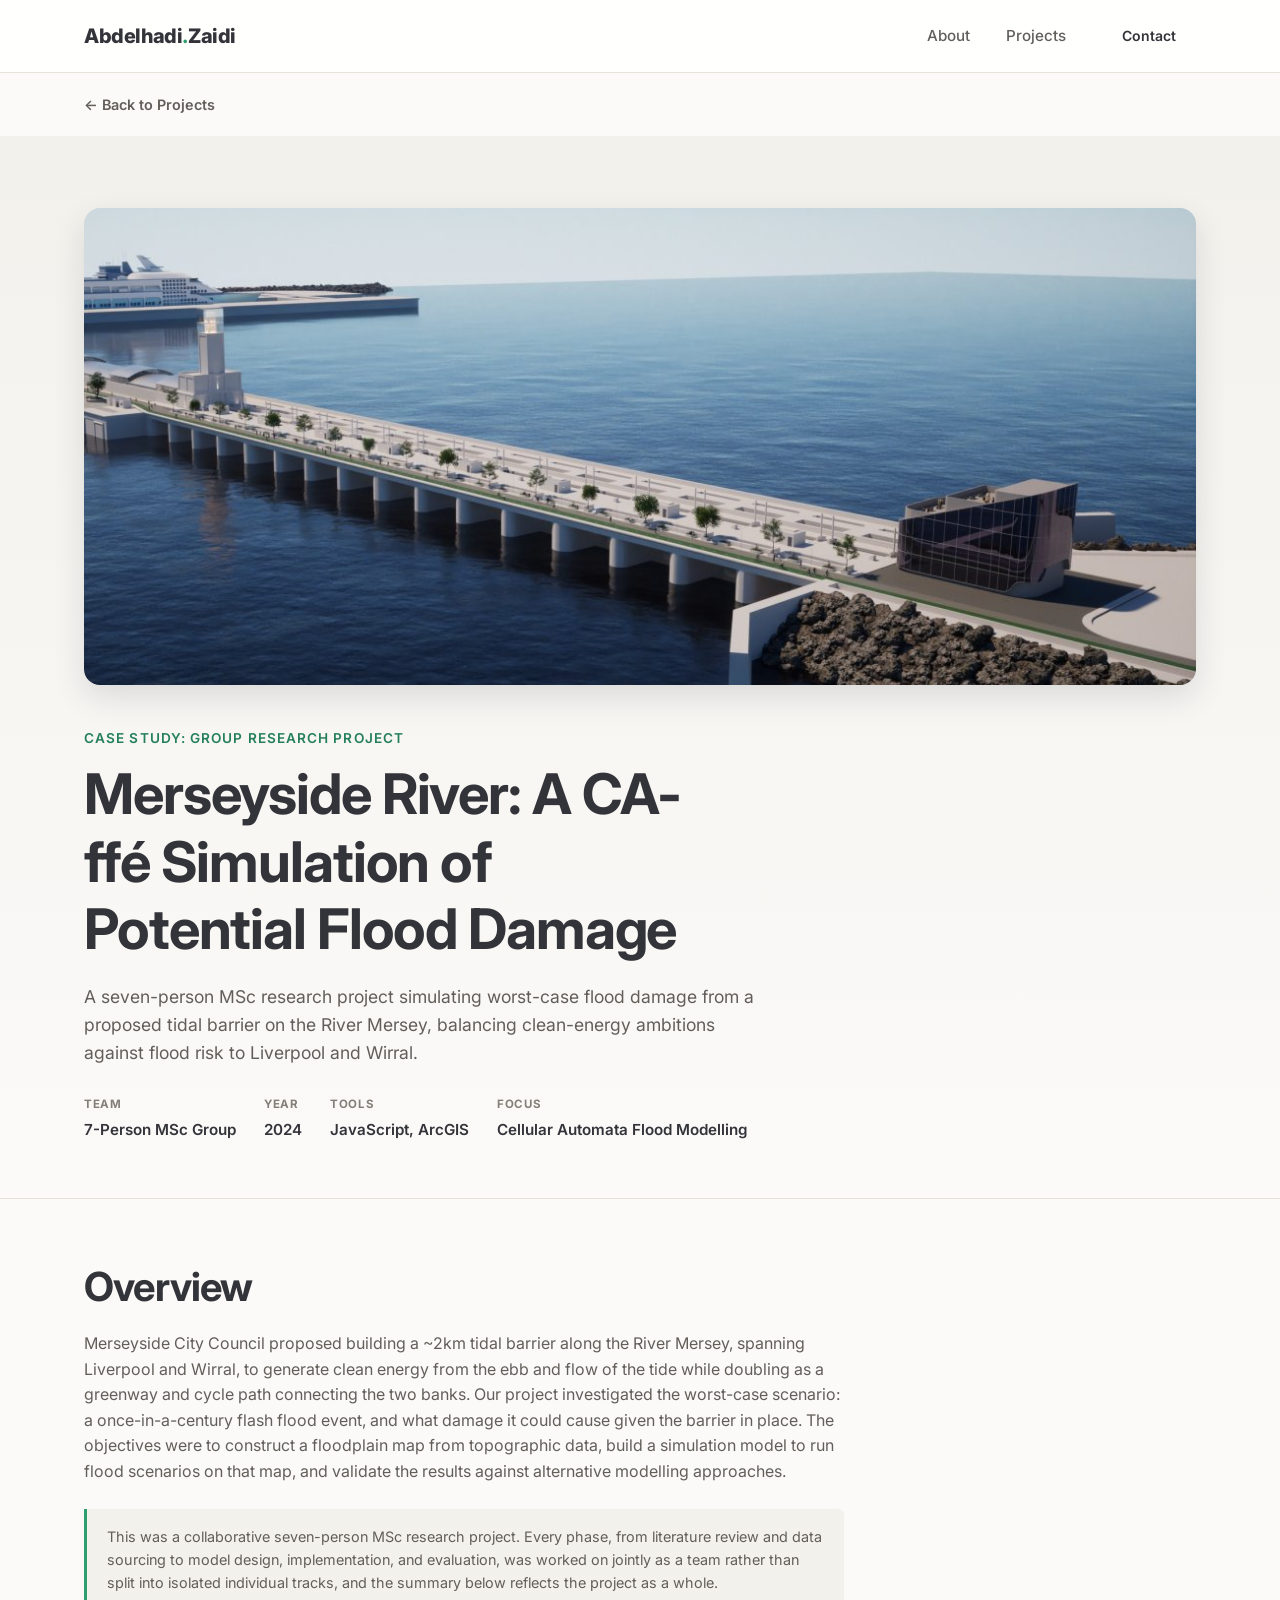
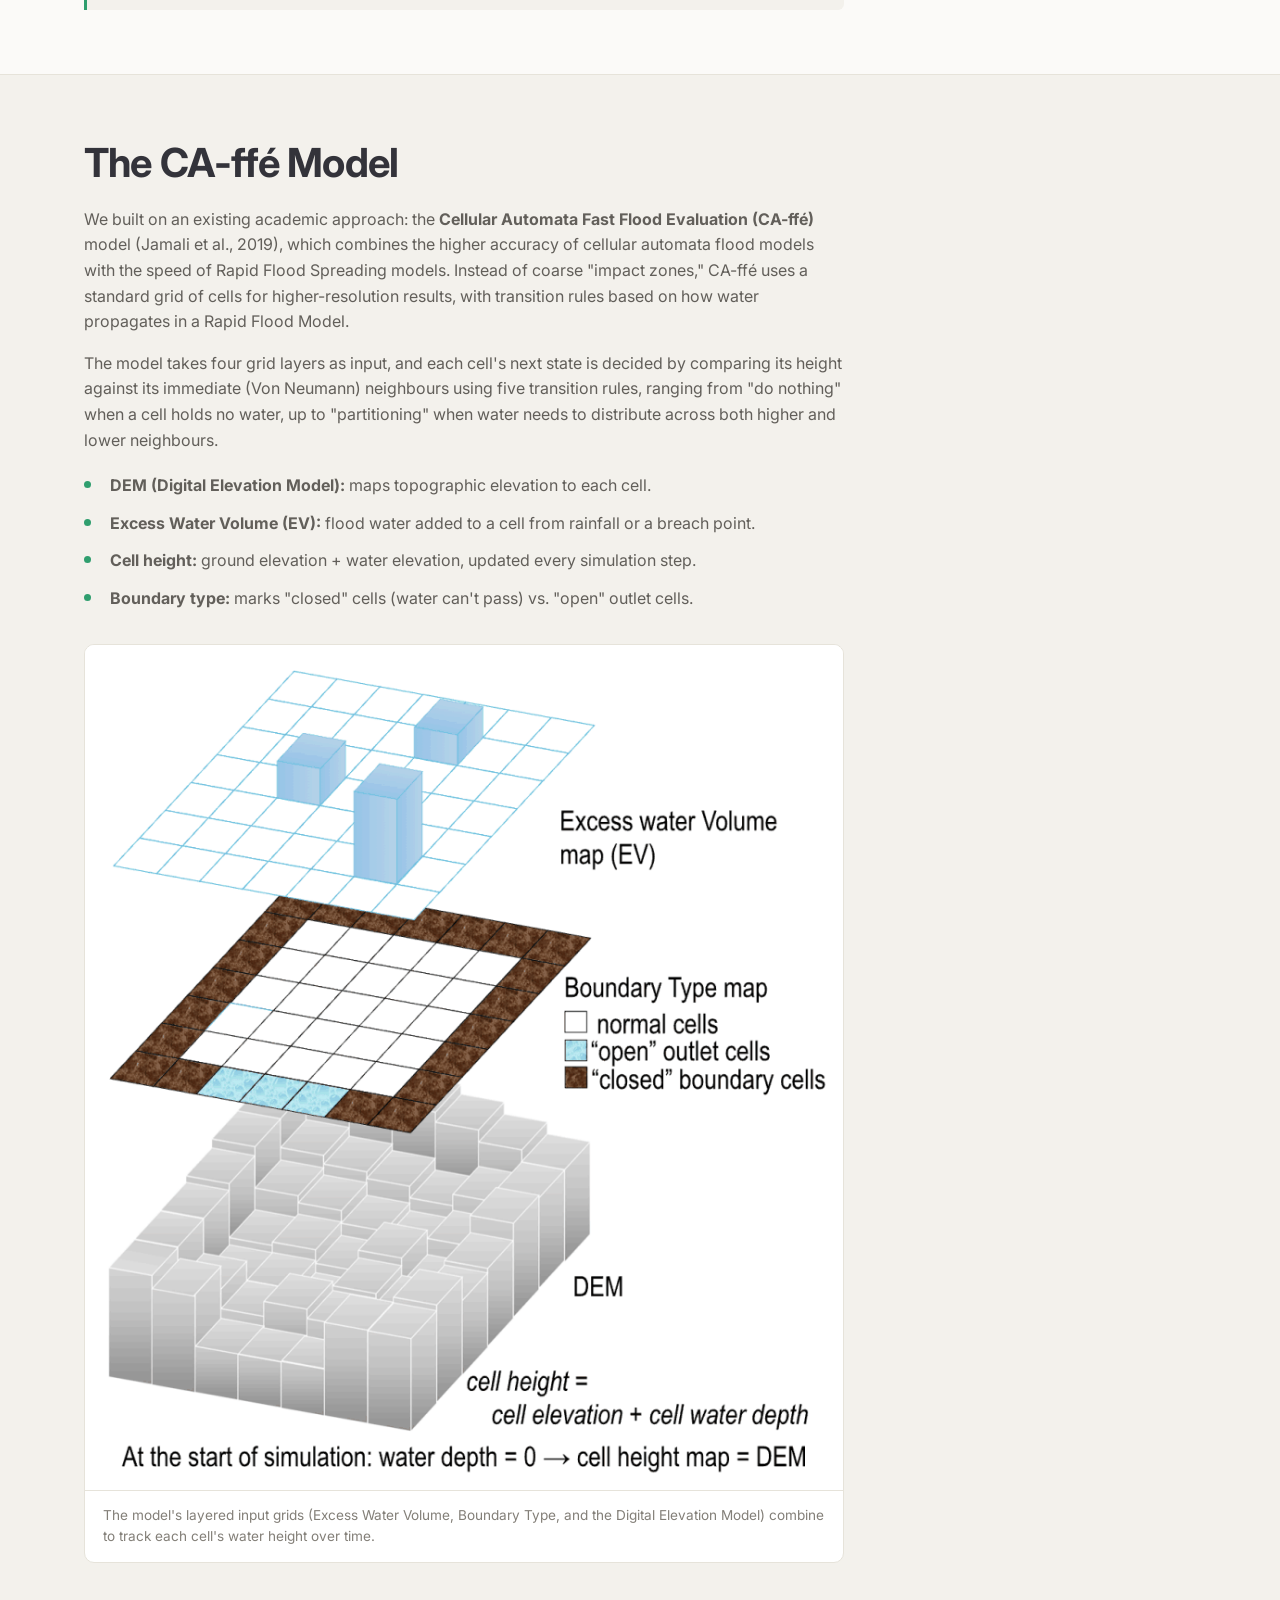
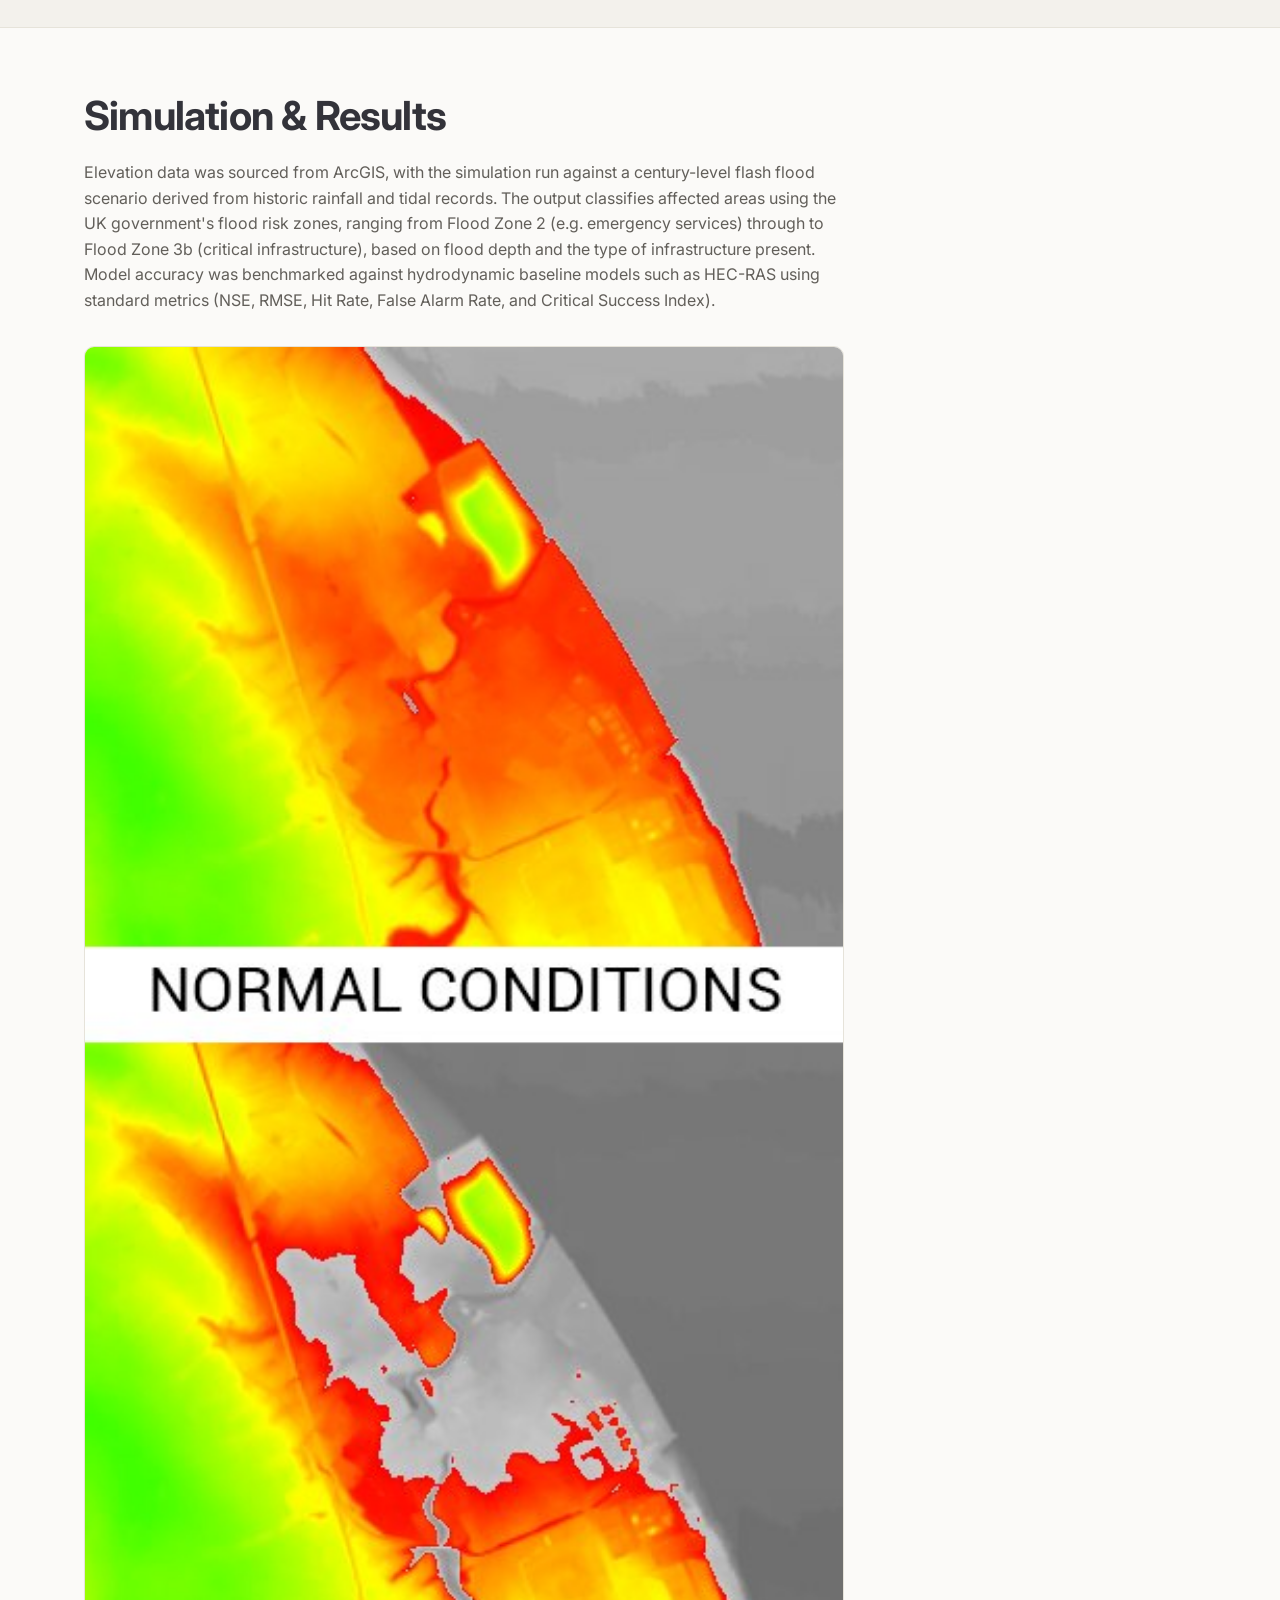
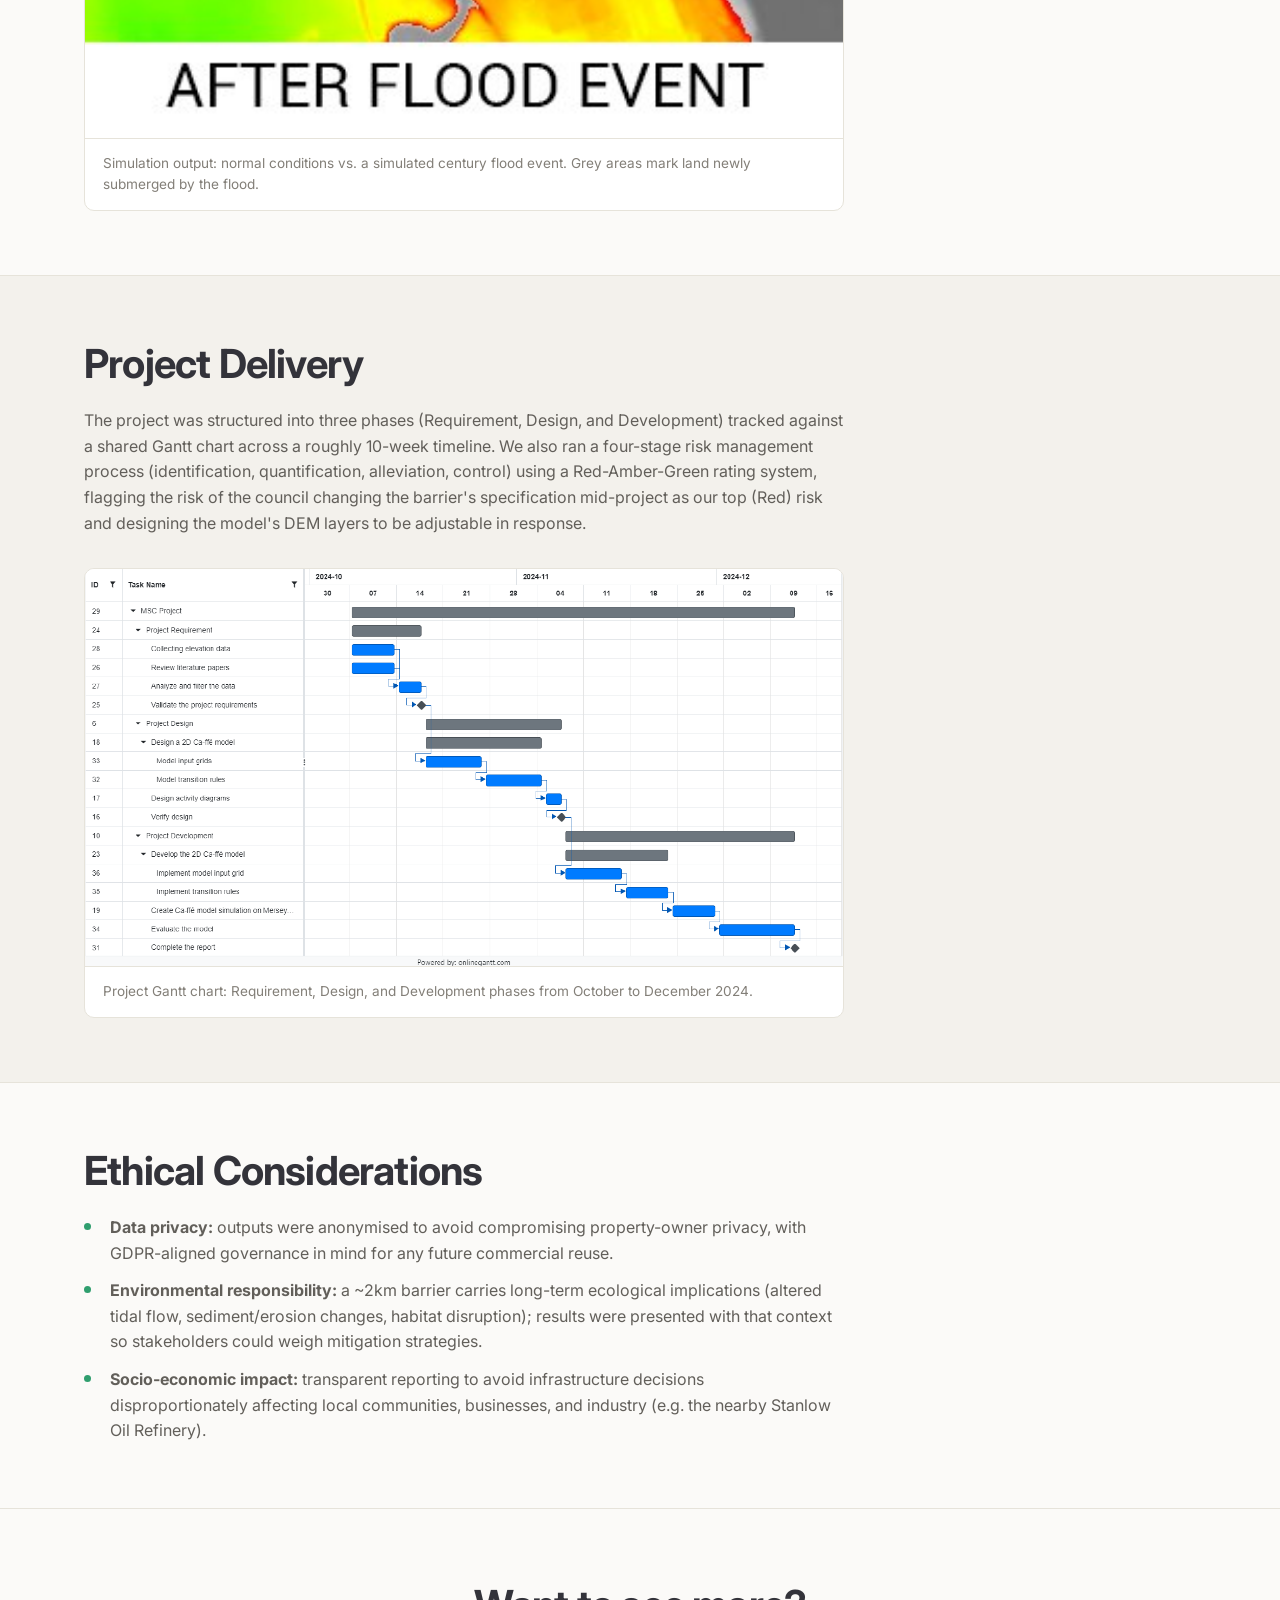
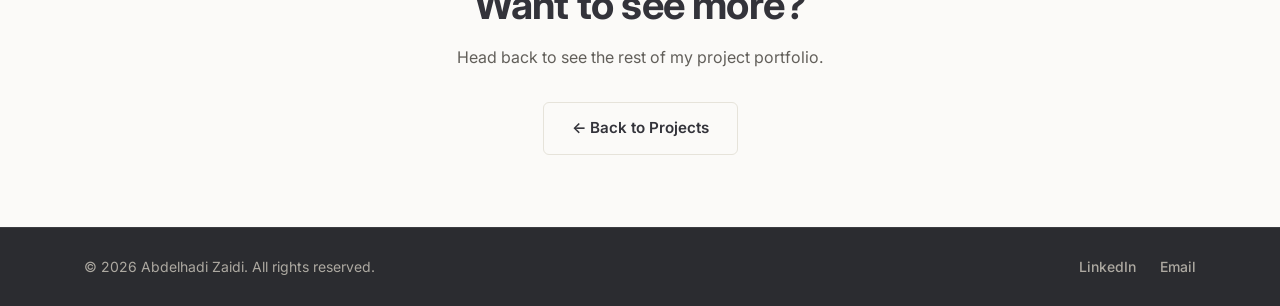
<file: merseyside-flood-simulation.html>
<!DOCTYPE html>
<html lang="en">
<head>
  <meta charset="UTF-8">
  <meta name="viewport" content="width=device-width, initial-scale=1.0">
  <title>Merseyside River Flood Simulation | Abdelhadi Zaidi</title>
  <meta name="description" content="Case study: a Cellular Automata flood simulation (CA-ffé) assessing potential flood damage from a proposed tidal barrier on the River Mersey.">
  <link rel="icon" type="image/png" sizes="32x32" href="images/favicon-32.png">
  <link rel="icon" type="image/png" sizes="16x16" href="images/favicon-16.png">
  <link rel="apple-touch-icon" href="images/apple-touch-icon.png">
  <link rel="shortcut icon" href="favicon.ico">

  <!-- Open Graph / social link previews. og:url and og:image use relative paths for
       now (fine for local preview) — once deployed, update them to absolute URLs
       (https://yourdomain.com/...) so LinkedIn/WhatsApp/etc. can fetch the image. -->
  <meta property="og:type" content="website">
  <meta property="og:site_name" content="Abdelhadi Zaidi">
  <!-- <meta property="og:url" content="https://yourdomain.com/merseyside-flood-simulation.html"> -->
  <meta property="og:title" content="Merseyside River Flood Simulation | Abdelhadi Zaidi">
  <meta property="og:description" content="Case study: a Cellular Automata flood simulation (CA-ffé) assessing potential flood damage from a proposed tidal barrier on the River Mersey.">
  <meta property="og:image" content="images/merseyside/barrier-concept.jpg">
  <meta name="twitter:card" content="summary_large_image">
  <meta name="twitter:title" content="Merseyside River Flood Simulation | Abdelhadi Zaidi">
  <meta name="twitter:description" content="Case study: a Cellular Automata flood simulation (CA-ffé) assessing potential flood damage from a proposed tidal barrier on the River Mersey.">
  <meta name="twitter:image" content="images/merseyside/barrier-concept.jpg">
  <link rel="preconnect" href="https://fonts.googleapis.com">
  <link href="https://fonts.googleapis.com/css2?family=Inter:wght@400;500;600;700;800&display=swap" rel="stylesheet">
  <link rel="stylesheet" href="css/style.css?v=3">
</head>
<body>

  <!-- ===== Navigation ===== -->
  <header class="site-header">
    <nav class="navbar container">
      <a href="index.html#top" class="logo">Abdelhadi<span class="accent">.</span>Zaidi</a>
      <ul class="nav-links">
        <li><a href="index.html#about">About</a></li>
        <li><a href="index.html#projects">Projects</a></li>
        <li><a href="index.html#contact" class="btn btn-small">Contact</a></li>
      </ul>
    </nav>
  </header>

  <main>
    <div class="container">
      <a href="index.html#projects" class="breadcrumb-back">← Back to Projects</a>
    </div>

    <!-- ===== Case Hero ===== -->
    <section class="case-hero">
      <div class="container">
        <div class="case-hero-media">
          <img src="images/merseyside/barrier-concept.jpg" alt="Concept render of a tidal barrier spanning the River Mersey between Liverpool and Wirral" loading="lazy">
        </div>
        <p class="eyebrow">Case Study: Group Research Project</p>
        <div class="case-title-row">
          <h1>Merseyside River: A CA-ffé Simulation of Potential Flood Damage</h1>
        </div>
        <p class="case-tagline">A seven-person MSc research project simulating worst-case flood damage from a proposed tidal barrier on the River Mersey, balancing clean-energy ambitions against flood risk to Liverpool and Wirral.</p>

        <ul class="case-meta-list">
          <li class="case-meta-item">
            <span class="meta-label">Team</span>
            <span class="meta-value">7-Person MSc Group</span>
          </li>
          <li class="case-meta-item">
            <span class="meta-label">Year</span>
            <span class="meta-value">2024</span>
          </li>
          <li class="case-meta-item">
            <span class="meta-label">Tools</span>
            <span class="meta-value">JavaScript, ArcGIS</span>
          </li>
          <li class="case-meta-item">
            <span class="meta-label">Focus</span>
            <span class="meta-value">Cellular Automata Flood Modelling</span>
          </li>
        </ul>
      </div>
    </section>

    <!-- ===== Overview ===== -->
    <section class="case-section">
      <div class="container case-body">
        <h2>Overview</h2>
        <p>
          Merseyside City Council proposed building a ~2km tidal barrier along the River Mersey, spanning
          Liverpool and Wirral, to generate clean energy from the ebb and flow of the tide while doubling
          as a greenway and cycle path connecting the two banks. Our project investigated the worst-case
          scenario: a once-in-a-century flash flood event, and what damage it could cause given the barrier
          in place. The objectives were to construct a floodplain map from topographic data, build a
          simulation model to run flood scenarios on that map, and validate the results against alternative
          modelling approaches.
        </p>
        <div class="team-note">
          This was a collaborative seven-person MSc research project. Every phase, from literature review and
          data sourcing to model design, implementation, and evaluation, was worked on jointly as a team
          rather than split into isolated individual tracks, and the summary below reflects the project as a whole.
        </div>
      </div>
    </section>

    <!-- ===== The Model ===== -->
    <section class="case-section" style="background: var(--color-bg-alt);">
      <div class="container case-body">
        <h2>The CA-ffé Model</h2>
        <p>
          We built on an existing academic approach: the <strong>Cellular Automata Fast Flood Evaluation
          (CA-ffé)</strong> model (Jamali et al., 2019), which combines the higher accuracy of cellular
          automata flood models with the speed of Rapid Flood Spreading models. Instead of coarse "impact
          zones," CA-ffé uses a standard grid of cells for higher-resolution results, with transition rules
          based on how water propagates in a Rapid Flood Model.
        </p>
        <p>The model takes four grid layers as input, and each cell's next state is decided by comparing its height against its immediate (Von Neumann) neighbours using five transition rules, ranging from "do nothing" when a cell holds no water, up to "partitioning" when water needs to distribute across both higher and lower neighbours.</p>
        <ul class="case-list">
          <li><strong>DEM (Digital Elevation Model):</strong> maps topographic elevation to each cell.</li>
          <li><strong>Excess Water Volume (EV):</strong> flood water added to a cell from rainfall or a breach point.</li>
          <li><strong>Cell height:</strong> ground elevation + water elevation, updated every simulation step.</li>
          <li><strong>Boundary type:</strong> marks "closed" cells (water can't pass) vs. "open" outlet cells.</li>
        </ul>
        <div class="figure-grid single">
          <figure class="figure-card">
            <img src="images/merseyside/ca-ffe-model-grid.png" alt="Diagram of the CA-ffé model's four input grid layers: Excess Water Volume map, Boundary Type map, and Digital Elevation Model" loading="lazy">
            <figcaption class="figure-caption">The model's layered input grids (Excess Water Volume, Boundary Type, and the Digital Elevation Model) combine to track each cell's water height over time.</figcaption>
          </figure>
        </div>
      </div>
    </section>

    <!-- ===== Simulation & Results ===== -->
    <section class="case-section">
      <div class="container case-body">
        <h2>Simulation &amp; Results</h2>
        <p>
          Elevation data was sourced from ArcGIS, with the simulation run against a century-level flash
          flood scenario derived from historic rainfall and tidal records. The output classifies affected
          areas using the UK government's flood risk zones, ranging from Flood Zone 2 (e.g. emergency services)
          through to Flood Zone 3b (critical infrastructure), based on flood depth and the type of
          infrastructure present. Model accuracy was benchmarked against hydrodynamic baseline models such
          as HEC-RAS using standard metrics (NSE, RMSE, Hit Rate, False Alarm Rate, and Critical Success
          Index).
        </p>
        <div class="figure-grid single">
          <figure class="figure-card">
            <img src="images/merseyside/flood-simulation-result.jpg" alt="Elevation map comparing normal river conditions to a simulated flood event, with grey areas showing newly submerged land" loading="lazy">
            <figcaption class="figure-caption">Simulation output: normal conditions vs. a simulated century flood event. Grey areas mark land newly submerged by the flood.</figcaption>
          </figure>
        </div>
      </div>
    </section>

    <!-- ===== Delivery & Risk Management ===== -->
    <section class="case-section" style="background: var(--color-bg-alt);">
      <div class="container case-body">
        <h2>Project Delivery</h2>
        <p>
          The project was structured into three phases (Requirement, Design, and Development) tracked
          against a shared Gantt chart across a roughly 10-week timeline. We also ran a four-stage risk
          management process (identification, quantification, alleviation, control) using a Red-Amber-Green
          rating system, flagging the risk of the council changing the barrier's specification mid-project
          as our top (Red) risk and designing the model's DEM layers to be adjustable in response.
        </p>
        <div class="figure-grid single">
          <figure class="figure-card">
            <img src="images/merseyside/gantt-chart.png" alt="Gantt chart showing the project's three phases: Requirement, Design, and Development, from October to December 2024" loading="lazy">
            <figcaption class="figure-caption">Project Gantt chart: Requirement, Design, and Development phases from October to December 2024.</figcaption>
          </figure>
        </div>
      </div>
    </section>

    <!-- ===== Ethics ===== -->
    <section class="case-section">
      <div class="container case-body">
        <h2>Ethical Considerations</h2>
        <ul class="case-list">
          <li><strong>Data privacy:</strong> outputs were anonymised to avoid compromising property-owner privacy, with GDPR-aligned governance in mind for any future commercial reuse.</li>
          <li><strong>Environmental responsibility:</strong> a ~2km barrier carries long-term ecological implications (altered tidal flow, sediment/erosion changes, habitat disruption); results were presented with that context so stakeholders could weigh mitigation strategies.</li>
          <li><strong>Socio-economic impact:</strong> transparent reporting to avoid infrastructure decisions disproportionately affecting local communities, businesses, and industry (e.g. the nearby Stanlow Oil Refinery).</li>
        </ul>
      </div>
    </section>

    <!-- ===== Bottom CTA ===== -->
    <section class="case-cta-footer container">
      <h2>Want to see more?</h2>
      <p>Head back to see the rest of my project portfolio.</p>
      <div class="hero-actions" style="justify-content:center;">
        <a href="index.html#projects" class="btn btn-outline">← Back to Projects</a>
      </div>
    </section>
  </main>

  <!-- ===== Footer ===== -->
  <footer class="site-footer">
    <div class="container footer-inner">
      <p>&copy; <span id="year"></span> Abdelhadi Zaidi. All rights reserved.</p>
      <div class="social-links">
        <a href="https://www.linkedin.com/in/hadi-z-843a4a360/" target="_blank" rel="noopener" aria-label="LinkedIn">LinkedIn</a>
        <a href="mailto:hadi00x@hotmail.fr" aria-label="Email">Email</a>
      </div>
    </div>
  </footer>

  <script src="js/script.js"></script>
</body>
</html>
</file>
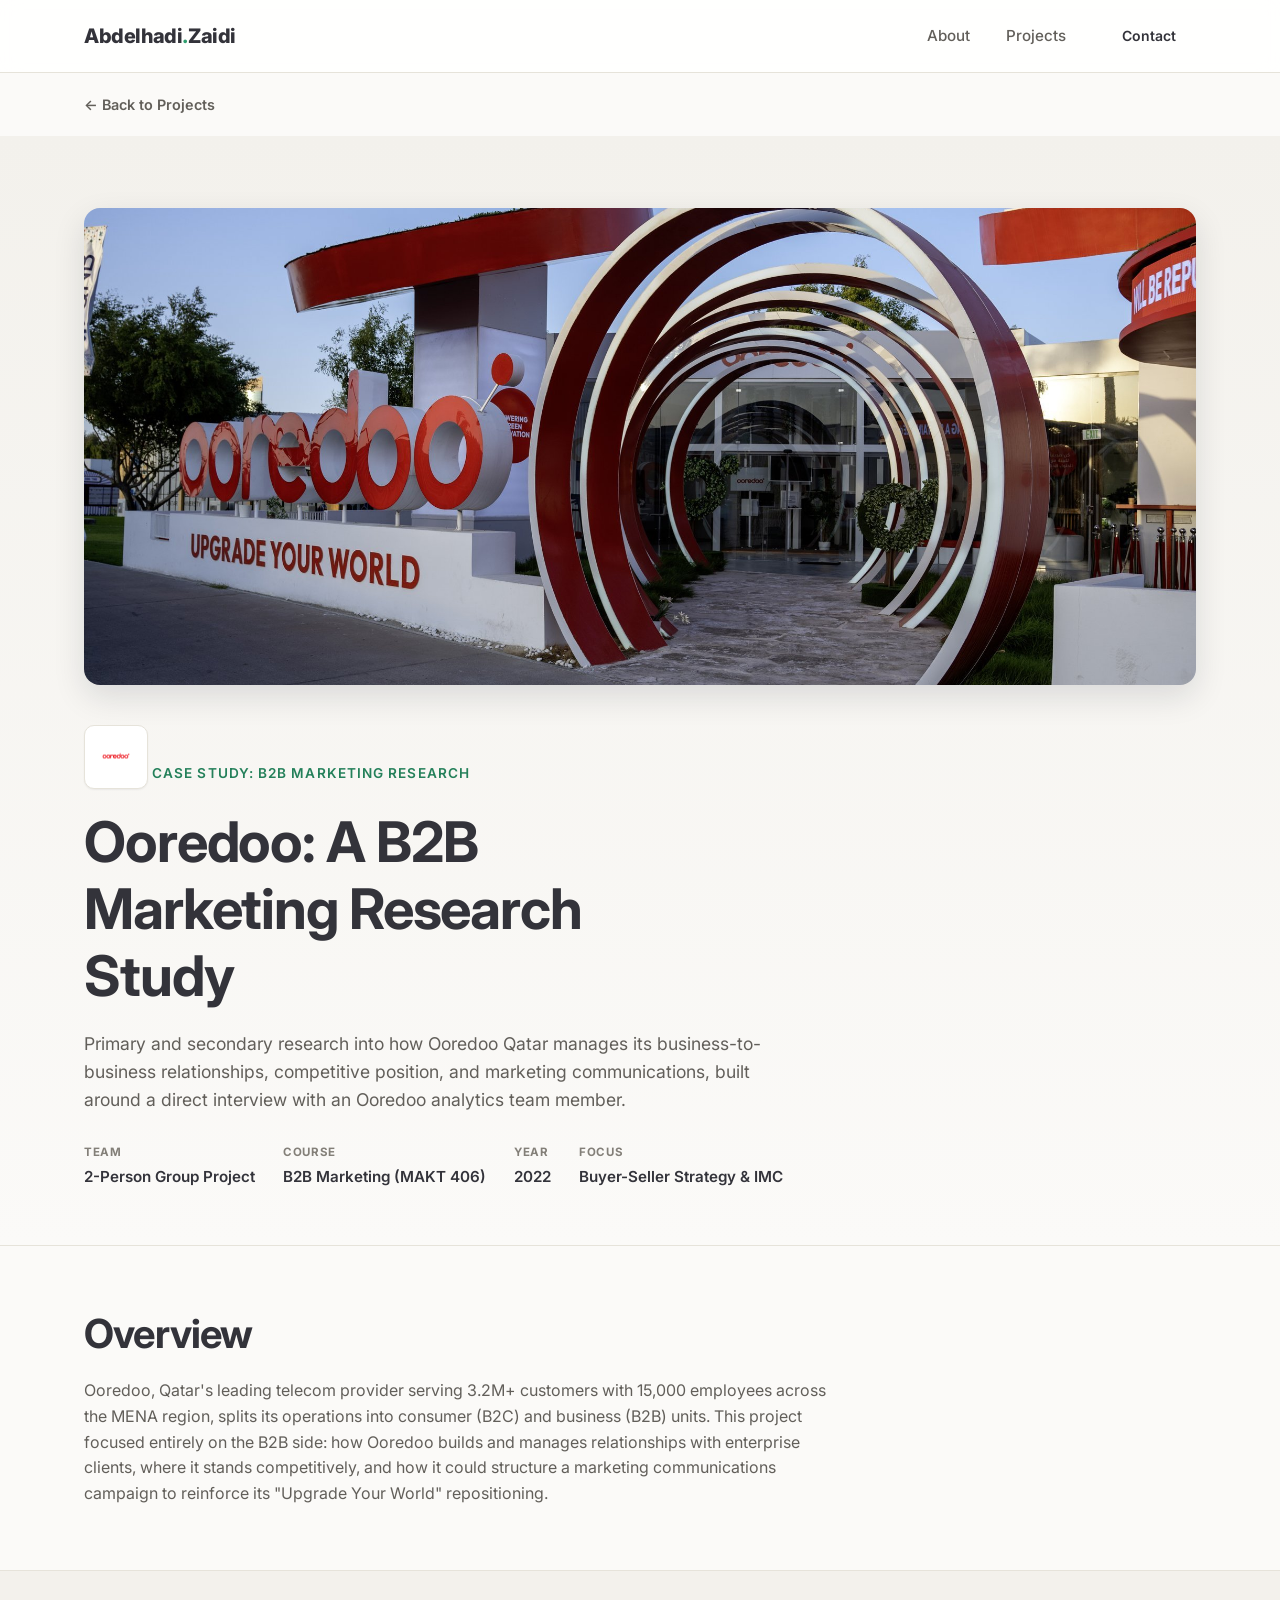
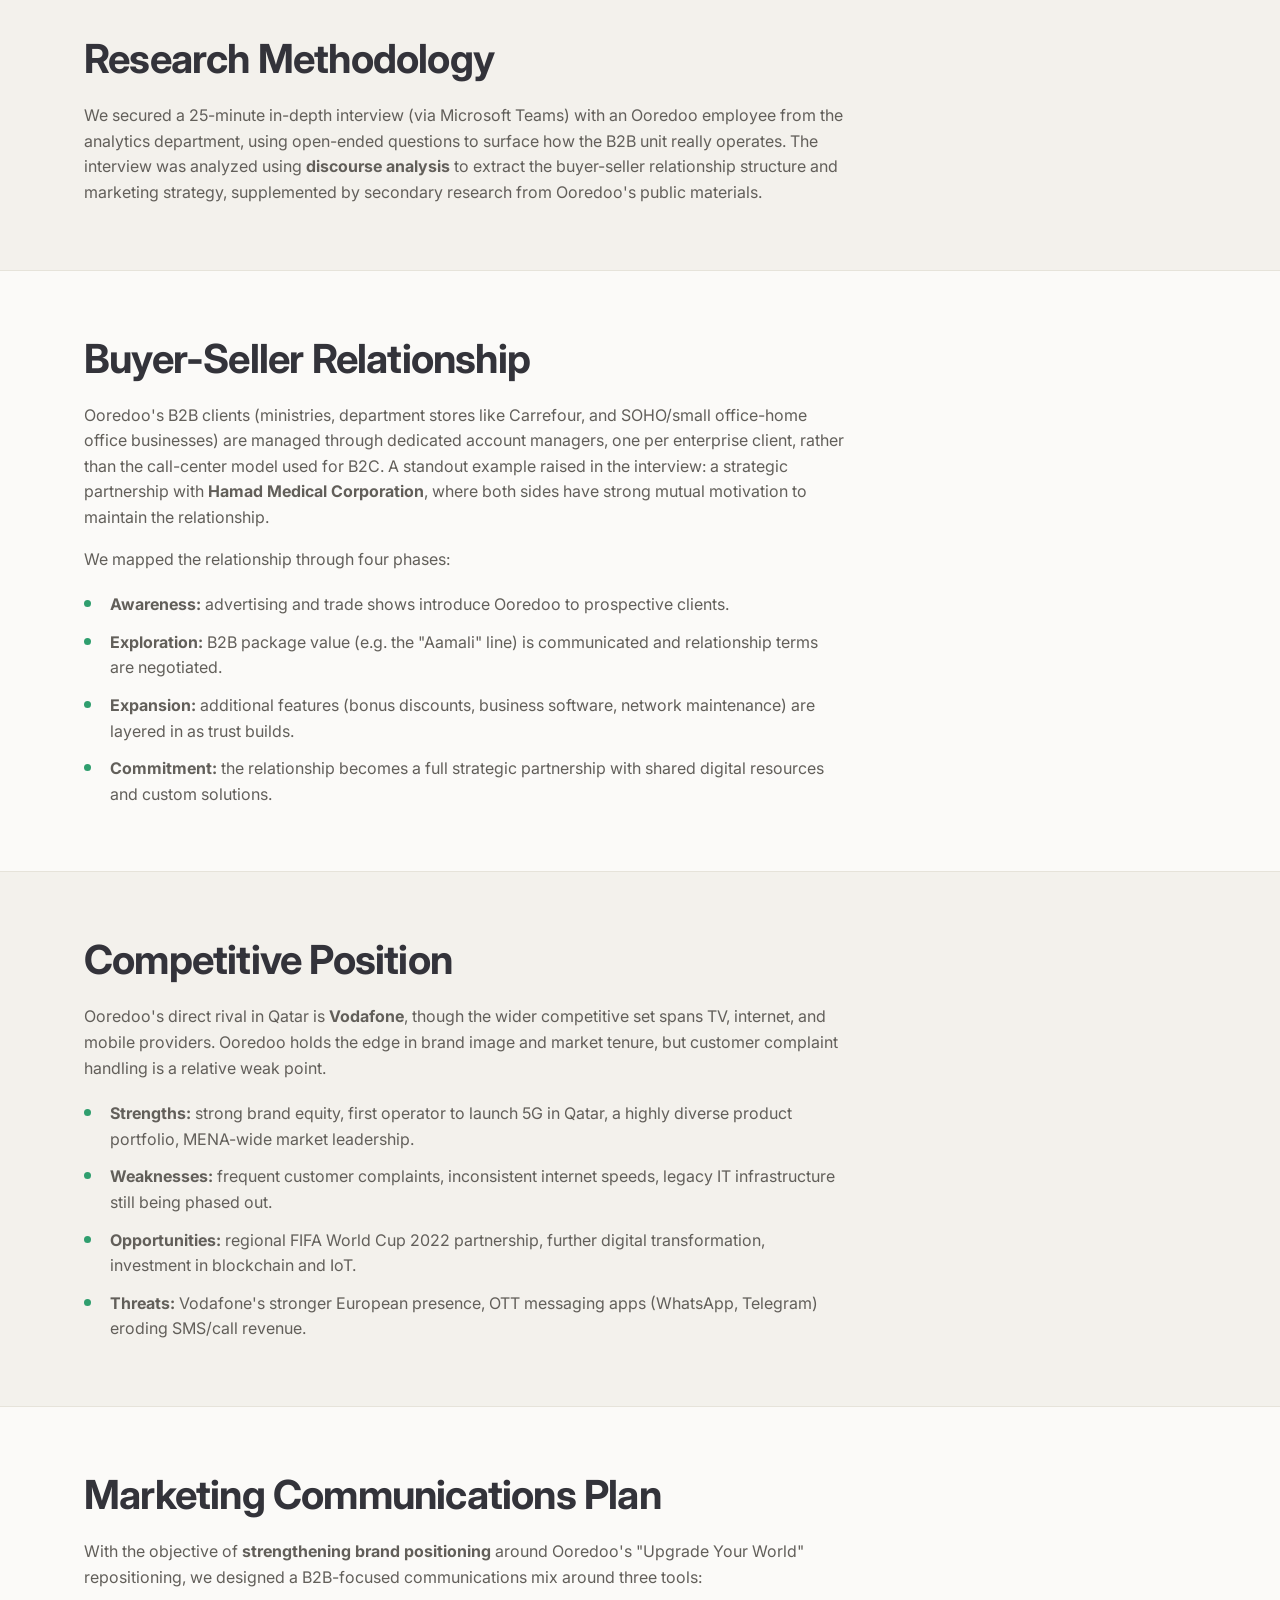
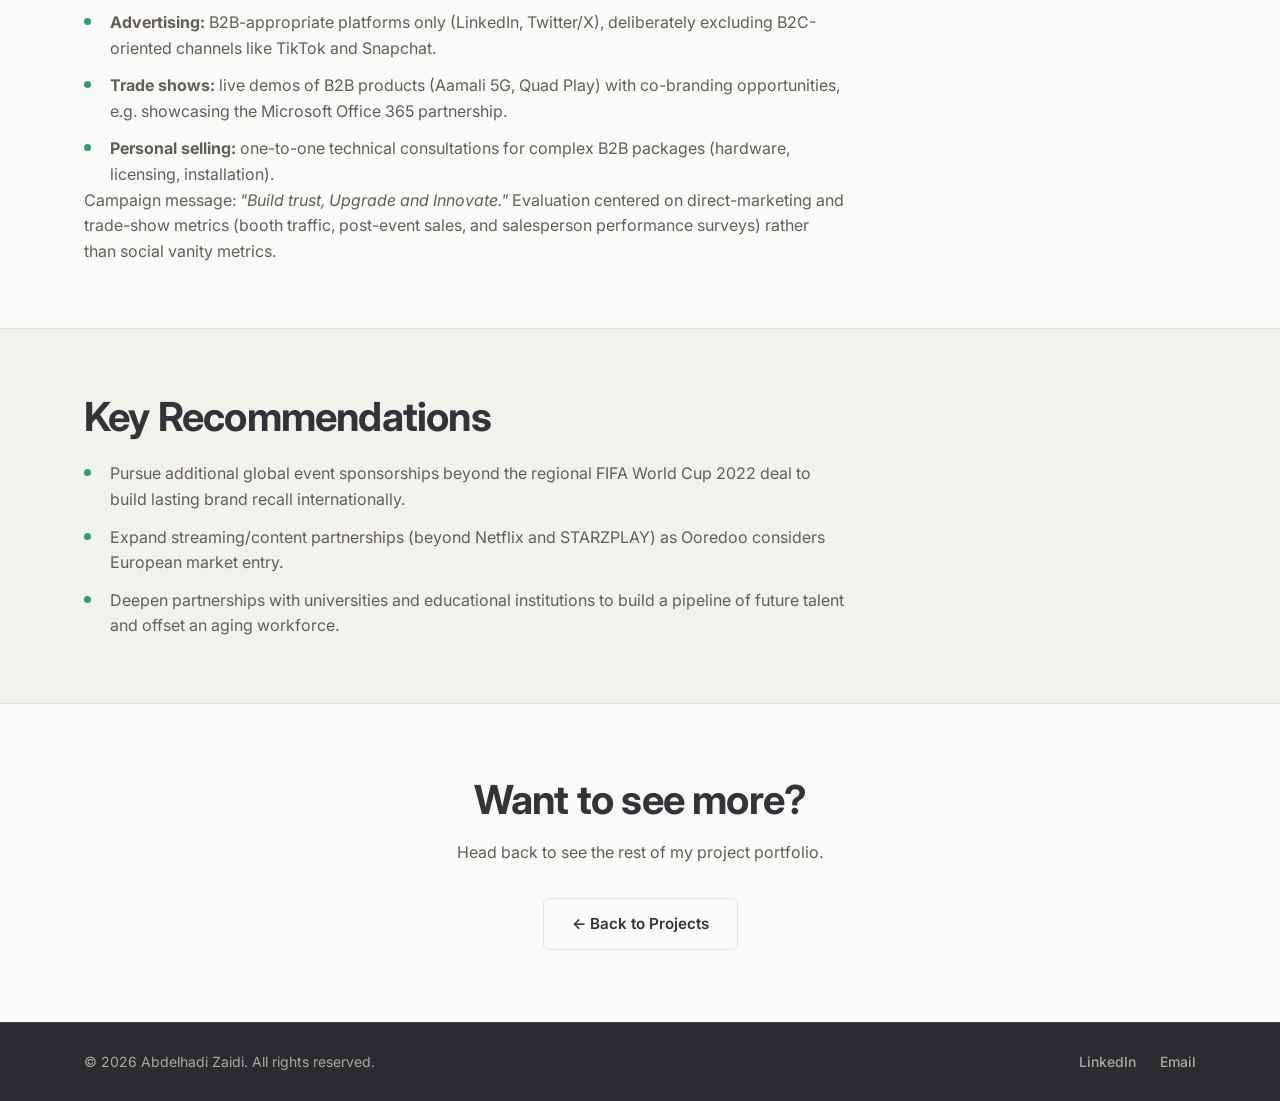
<file: ooredoo-b2b-marketing.html>
<!DOCTYPE html>
<html lang="en">
<head>
  <meta charset="UTF-8">
  <meta name="viewport" content="width=device-width, initial-scale=1.0">
  <title>Ooredoo B2B Marketing Research | Abdelhadi Zaidi</title>
  <meta name="description" content="Case study: a B2B marketing research study on Ooredoo Qatar covering buyer-seller relationships, SWOT analysis, and a marketing communications campaign.">
  <link rel="icon" type="image/png" sizes="32x32" href="images/favicon-32.png">
  <link rel="icon" type="image/png" sizes="16x16" href="images/favicon-16.png">
  <link rel="apple-touch-icon" href="images/apple-touch-icon.png">
  <link rel="shortcut icon" href="favicon.ico">

  <!-- Open Graph / social link previews. og:url and og:image use relative paths for
       now (fine for local preview) — once deployed, update them to absolute URLs
       (https://yourdomain.com/...) so LinkedIn/WhatsApp/etc. can fetch the image. -->
  <meta property="og:type" content="website">
  <meta property="og:site_name" content="Abdelhadi Zaidi">
  <!-- <meta property="og:url" content="https://yourdomain.com/ooredoo-b2b-marketing.html"> -->
  <meta property="og:title" content="Ooredoo B2B Marketing Research | Abdelhadi Zaidi">
  <meta property="og:description" content="Case study: a B2B marketing research study on Ooredoo Qatar covering buyer-seller relationships, SWOT analysis, and a marketing communications campaign.">
  <meta property="og:image" content="images/ooredoo/hero.jpg">
  <meta name="twitter:card" content="summary_large_image">
  <meta name="twitter:title" content="Ooredoo B2B Marketing Research | Abdelhadi Zaidi">
  <meta name="twitter:description" content="Case study: a B2B marketing research study on Ooredoo Qatar covering buyer-seller relationships, SWOT analysis, and a marketing communications campaign.">
  <meta name="twitter:image" content="images/ooredoo/hero.jpg">
  <link rel="preconnect" href="https://fonts.googleapis.com">
  <link href="https://fonts.googleapis.com/css2?family=Inter:wght@400;500;600;700;800&display=swap" rel="stylesheet">
  <link rel="stylesheet" href="css/style.css?v=3">
</head>
<body>

  <!-- ===== Navigation ===== -->
  <header class="site-header">
    <nav class="navbar container">
      <a href="index.html#top" class="logo">Abdelhadi<span class="accent">.</span>Zaidi</a>
      <ul class="nav-links">
        <li><a href="index.html#about">About</a></li>
        <li><a href="index.html#projects">Projects</a></li>
        <li><a href="index.html#contact" class="btn btn-small">Contact</a></li>
      </ul>
    </nav>
  </header>

  <main>
    <div class="container">
      <a href="index.html#projects" class="breadcrumb-back">← Back to Projects</a>
    </div>

    <!-- ===== Case Hero ===== -->
    <section class="case-hero">
      <div class="container">
        <div class="case-hero-media">
          <img src="images/ooredoo/hero.jpg" alt="Ooredoo branded pavilion entrance reading &quot;Upgrade Your World&quot;" loading="lazy">
        </div>
        <div class="logo-badge"><img src="images/ooredoo/logo.png" alt="Ooredoo logo"></div>
        <p class="eyebrow">Case Study: B2B Marketing Research</p>
        <div class="case-title-row">
          <h1>Ooredoo: A B2B Marketing Research Study</h1>
        </div>
        <p class="case-tagline">Primary and secondary research into how Ooredoo Qatar manages its business-to-business relationships, competitive position, and marketing communications, built around a direct interview with an Ooredoo analytics team member.</p>

        <ul class="case-meta-list">
          <li class="case-meta-item">
            <span class="meta-label">Team</span>
            <span class="meta-value">2-Person Group Project</span>
          </li>
          <li class="case-meta-item">
            <span class="meta-label">Course</span>
            <span class="meta-value">B2B Marketing (MAKT 406)</span>
          </li>
          <li class="case-meta-item">
            <span class="meta-label">Year</span>
            <span class="meta-value">2022</span>
          </li>
          <li class="case-meta-item">
            <span class="meta-label">Focus</span>
            <span class="meta-value">Buyer-Seller Strategy &amp; IMC</span>
          </li>
        </ul>
      </div>
    </section>

    <!-- ===== Overview ===== -->
    <section class="case-section">
      <div class="container case-body">
        <h2>Overview</h2>
        <p>
          Ooredoo, Qatar's leading telecom provider serving 3.2M+ customers with 15,000 employees across
          the MENA region, splits its operations into consumer (B2C) and business (B2B) units. This
          project focused entirely on the B2B side: how Ooredoo builds and manages relationships with
          enterprise clients, where it stands competitively, and how it could structure a marketing
          communications campaign to reinforce its "Upgrade Your World" repositioning.
        </p>
      </div>
    </section>

    <!-- ===== Methodology ===== -->
    <section class="case-section" style="background: var(--color-bg-alt);">
      <div class="container case-body">
        <h2>Research Methodology</h2>
        <p>
          We secured a 25-minute in-depth interview (via Microsoft Teams) with an Ooredoo employee from the
          analytics department, using open-ended questions to surface how the B2B unit really operates.
          The interview was analyzed using <strong>discourse analysis</strong> to extract the buyer-seller
          relationship structure and marketing strategy, supplemented by secondary research from Ooredoo's
          public materials.
        </p>
      </div>
    </section>

    <!-- ===== Buyer-Seller Relationship ===== -->
    <section class="case-section">
      <div class="container case-body">
        <h2>Buyer-Seller Relationship</h2>
        <p>
          Ooredoo's B2B clients (ministries, department stores like Carrefour, and SOHO/small office-home
          office businesses) are managed through dedicated account managers, one per enterprise client,
          rather than the call-center model used for B2C. A standout example raised in the interview: a
          strategic partnership with <strong>Hamad Medical Corporation</strong>, where both sides have
          strong mutual motivation to maintain the relationship.
        </p>
        <p>We mapped the relationship through four phases:</p>
        <ul class="case-list">
          <li><strong>Awareness:</strong> advertising and trade shows introduce Ooredoo to prospective clients.</li>
          <li><strong>Exploration:</strong> B2B package value (e.g. the "Aamali" line) is communicated and relationship terms are negotiated.</li>
          <li><strong>Expansion:</strong> additional features (bonus discounts, business software, network maintenance) are layered in as trust builds.</li>
          <li><strong>Commitment:</strong> the relationship becomes a full strategic partnership with shared digital resources and custom solutions.</li>
        </ul>
      </div>
    </section>

    <!-- ===== SWOT / Competition ===== -->
    <section class="case-section" style="background: var(--color-bg-alt);">
      <div class="container case-body">
        <h2>Competitive Position</h2>
        <p>
          Ooredoo's direct rival in Qatar is <strong>Vodafone</strong>, though the wider competitive set
          spans TV, internet, and mobile providers. Ooredoo holds the edge in brand image and market
          tenure, but customer complaint handling is a relative weak point.
        </p>
        <ul class="case-list">
          <li><strong>Strengths:</strong> strong brand equity, first operator to launch 5G in Qatar, a highly diverse product portfolio, MENA-wide market leadership.</li>
          <li><strong>Weaknesses:</strong> frequent customer complaints, inconsistent internet speeds, legacy IT infrastructure still being phased out.</li>
          <li><strong>Opportunities:</strong> regional FIFA World Cup 2022 partnership, further digital transformation, investment in blockchain and IoT.</li>
          <li><strong>Threats:</strong> Vodafone's stronger European presence, OTT messaging apps (WhatsApp, Telegram) eroding SMS/call revenue.</li>
        </ul>
      </div>
    </section>

    <!-- ===== Campaign Design ===== -->
    <section class="case-section">
      <div class="container case-body">
        <h2>Marketing Communications Plan</h2>
        <p>
          With the objective of <strong>strengthening brand positioning</strong> around Ooredoo's "Upgrade
          Your World" repositioning, we designed a B2B-focused communications mix around three tools:
        </p>
        <ul class="case-list">
          <li><strong>Advertising:</strong> B2B-appropriate platforms only (LinkedIn, Twitter/X), deliberately excluding B2C-oriented channels like TikTok and Snapchat.</li>
          <li><strong>Trade shows:</strong> live demos of B2B products (Aamali 5G, Quad Play) with co-branding opportunities, e.g. showcasing the Microsoft Office 365 partnership.</li>
          <li><strong>Personal selling:</strong> one-to-one technical consultations for complex B2B packages (hardware, licensing, installation).</li>
        </ul>
        <p>Campaign message: <em>"Build trust, Upgrade and Innovate."</em> Evaluation centered on direct-marketing and trade-show metrics (booth traffic, post-event sales, and salesperson performance surveys) rather than social vanity metrics.</p>
      </div>
    </section>

    <!-- ===== Recommendations ===== -->
    <section class="case-section" style="background: var(--color-bg-alt);">
      <div class="container case-body">
        <h2>Key Recommendations</h2>
        <ul class="case-list">
          <li>Pursue additional global event sponsorships beyond the regional FIFA World Cup 2022 deal to build lasting brand recall internationally.</li>
          <li>Expand streaming/content partnerships (beyond Netflix and STARZPLAY) as Ooredoo considers European market entry.</li>
          <li>Deepen partnerships with universities and educational institutions to build a pipeline of future talent and offset an aging workforce.</li>
        </ul>
      </div>
    </section>

    <!-- ===== Bottom CTA ===== -->
    <section class="case-cta-footer container">
      <h2>Want to see more?</h2>
      <p>Head back to see the rest of my project portfolio.</p>
      <div class="hero-actions" style="justify-content:center;">
        <a href="index.html#projects" class="btn btn-outline">← Back to Projects</a>
      </div>
    </section>
  </main>

  <!-- ===== Footer ===== -->
  <footer class="site-footer">
    <div class="container footer-inner">
      <p>&copy; <span id="year"></span> Abdelhadi Zaidi. All rights reserved.</p>
      <div class="social-links">
        <a href="https://www.linkedin.com/in/hadi-z-843a4a360/" target="_blank" rel="noopener" aria-label="LinkedIn">LinkedIn</a>
        <a href="mailto:hadi00x@hotmail.fr" aria-label="Email">Email</a>
      </div>
    </div>
  </footer>

  <script src="js/script.js"></script>
</body>
</html>
</file>
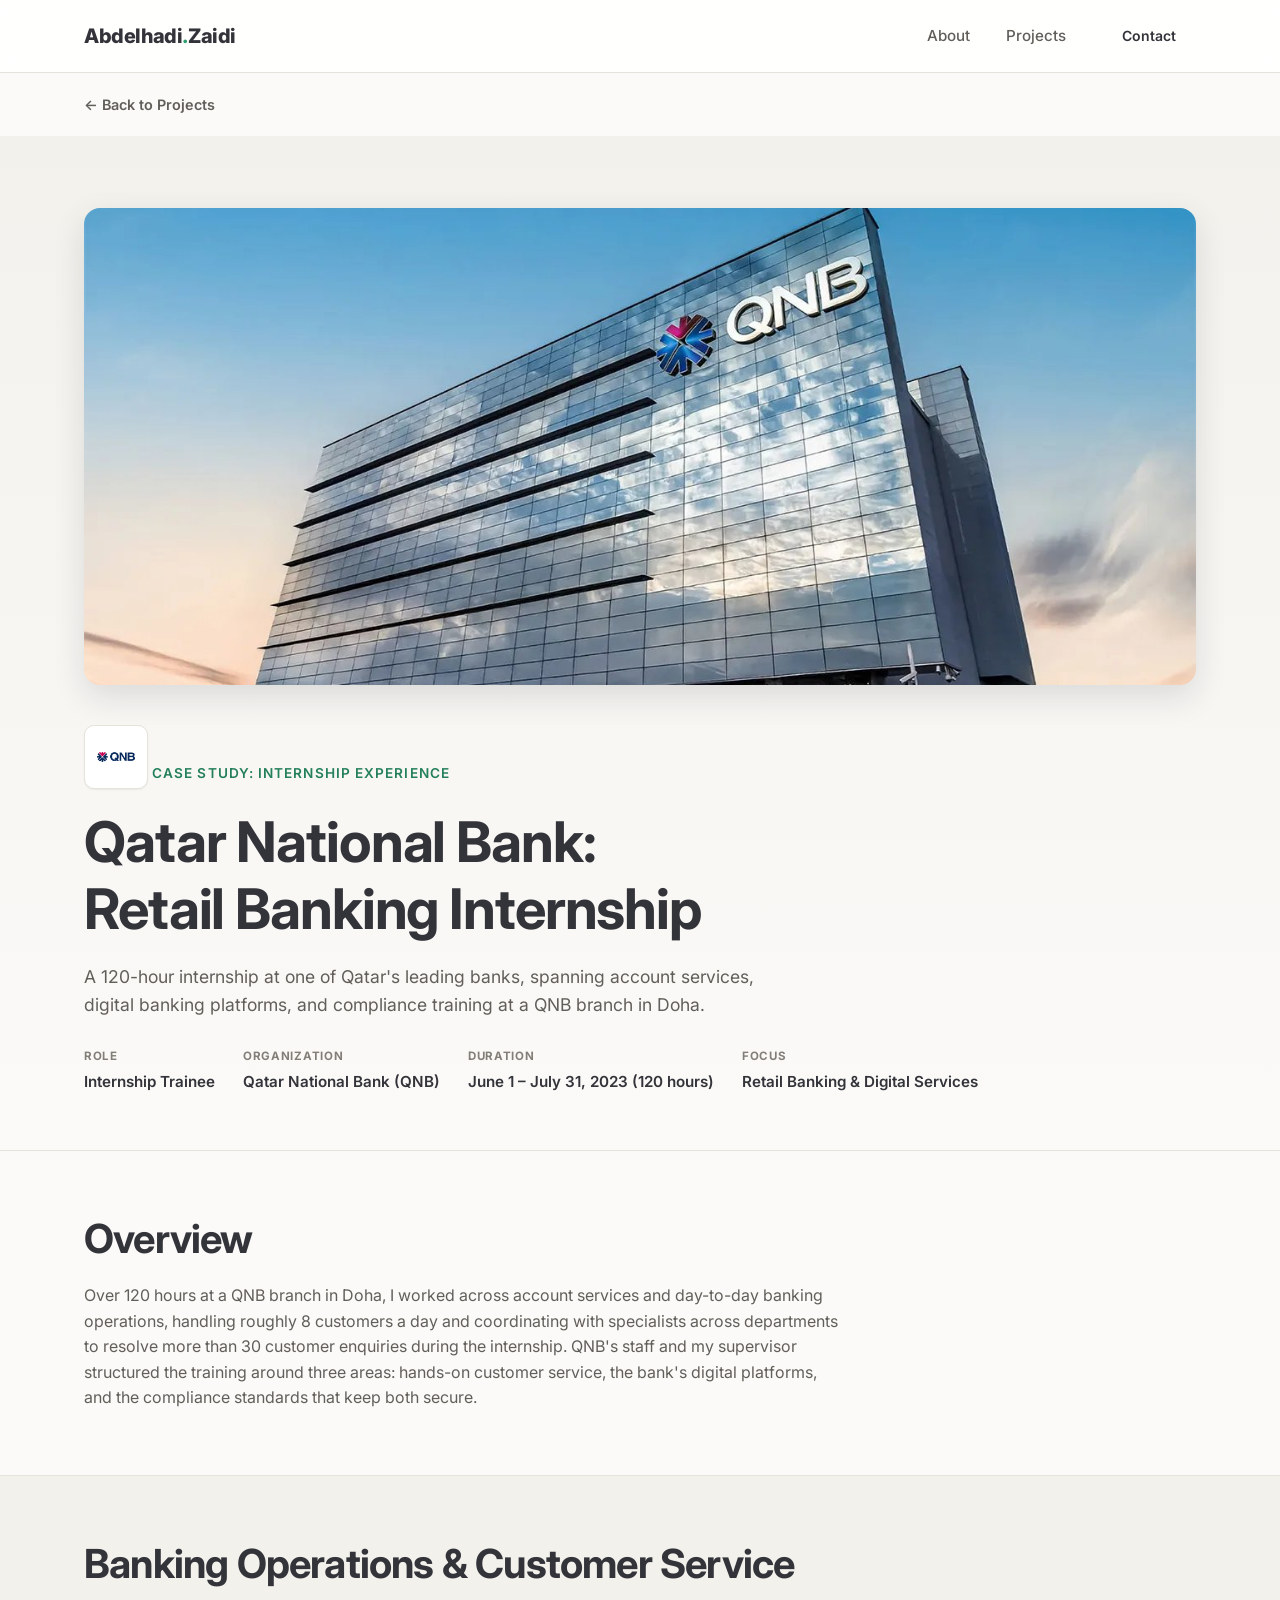
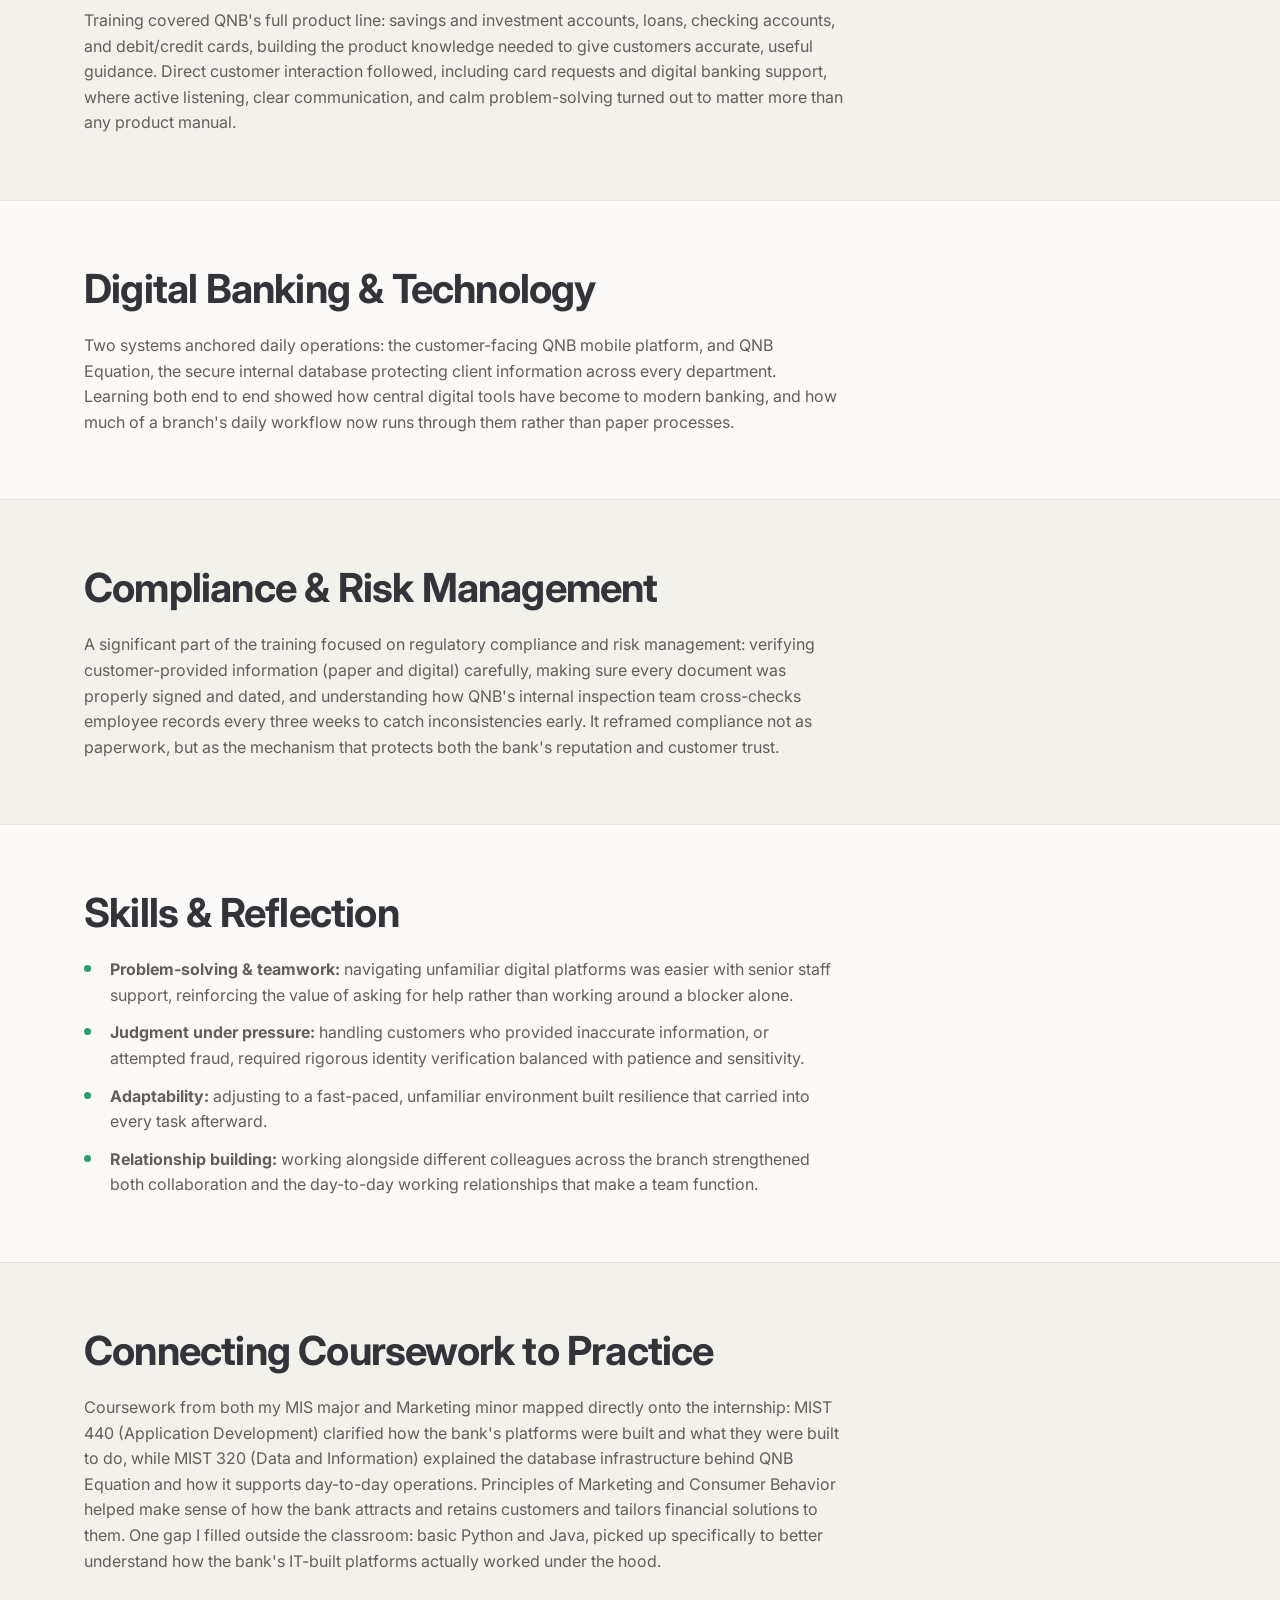
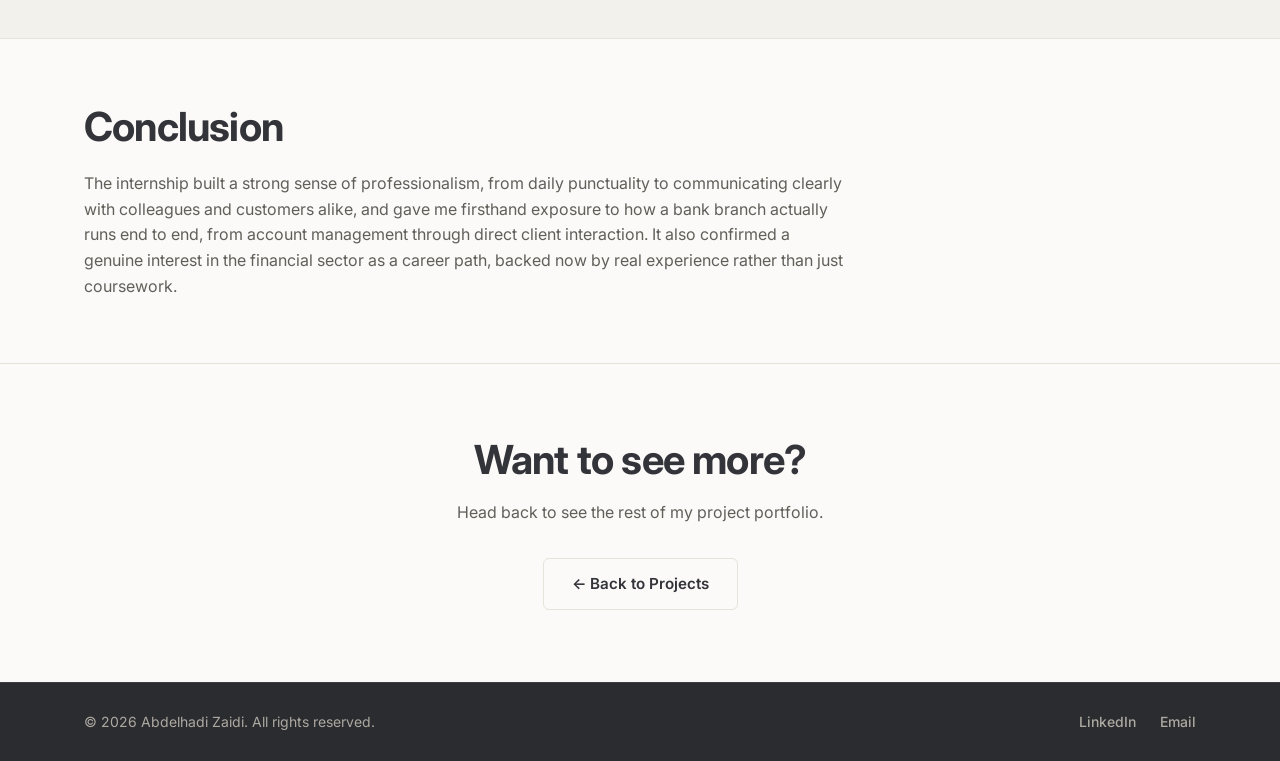
<file: qnb-internship.html>
<!DOCTYPE html>
<html lang="en">
<head>
  <meta charset="UTF-8">
  <meta name="viewport" content="width=device-width, initial-scale=1.0">
  <title>Qatar National Bank: Retail Banking Internship | Abdelhadi Zaidi</title>
  <meta name="description" content="Case study: a 120-hour retail banking internship at Qatar National Bank covering account services, digital banking platforms, and compliance training.">
  <link rel="icon" type="image/png" sizes="32x32" href="images/favicon-32.png">
  <link rel="icon" type="image/png" sizes="16x16" href="images/favicon-16.png">
  <link rel="apple-touch-icon" href="images/apple-touch-icon.png">
  <link rel="shortcut icon" href="favicon.ico">

  <!-- Open Graph / social link previews. og:url and og:image use relative paths for
       now (fine for local preview); once deployed, update them to absolute URLs
       (https://yourdomain.com/...) so LinkedIn/WhatsApp/etc. can fetch the image. -->
  <meta property="og:type" content="website">
  <meta property="og:site_name" content="Abdelhadi Zaidi">
  <!-- <meta property="og:url" content="https://yourdomain.com/qnb-internship.html"> -->
  <meta property="og:title" content="Qatar National Bank: Retail Banking Internship | Abdelhadi Zaidi">
  <meta property="og:description" content="Case study: a 120-hour retail banking internship at Qatar National Bank covering account services, digital banking platforms, and compliance training.">
  <meta property="og:image" content="images/qnb/hero.jpg">
  <meta name="twitter:card" content="summary_large_image">
  <meta name="twitter:title" content="Qatar National Bank: Retail Banking Internship | Abdelhadi Zaidi">
  <meta name="twitter:description" content="Case study: a 120-hour retail banking internship at Qatar National Bank covering account services, digital banking platforms, and compliance training.">
  <meta name="twitter:image" content="images/qnb/hero.jpg">
  <link rel="preconnect" href="https://fonts.googleapis.com">
  <link href="https://fonts.googleapis.com/css2?family=Inter:wght@400;500;600;700;800&display=swap" rel="stylesheet">
  <link rel="stylesheet" href="css/style.css?v=3">
</head>
<body>

  <!-- ===== Navigation ===== -->
  <header class="site-header">
    <nav class="navbar container">
      <a href="index.html#top" class="logo">Abdelhadi<span class="accent">.</span>Zaidi</a>
      <ul class="nav-links">
        <li><a href="index.html#about">About</a></li>
        <li><a href="index.html#projects">Projects</a></li>
        <li><a href="index.html#contact" class="btn btn-small">Contact</a></li>
      </ul>
    </nav>
  </header>

  <main>
    <div class="container">
      <a href="index.html#projects" class="breadcrumb-back">← Back to Projects</a>
    </div>

    <!-- ===== Case Hero ===== -->
    <section class="case-hero">
      <div class="container">
        <div class="case-hero-media">
          <img src="images/qnb/hero.jpg" alt="Qatar National Bank (QNB) headquarters building" loading="lazy">
        </div>
        <div class="logo-badge"><img src="images/qnb/logo.png" alt="Qatar National Bank (QNB) logo"></div>
        <p class="eyebrow">Case Study: Internship Experience</p>
        <div class="case-title-row">
          <h1>Qatar National Bank: Retail Banking Internship</h1>
        </div>
        <p class="case-tagline">A 120-hour internship at one of Qatar's leading banks, spanning account services, digital banking platforms, and compliance training at a QNB branch in Doha.</p>

        <ul class="case-meta-list">
          <li class="case-meta-item">
            <span class="meta-label">Role</span>
            <span class="meta-value">Internship Trainee</span>
          </li>
          <li class="case-meta-item">
            <span class="meta-label">Organization</span>
            <span class="meta-value">Qatar National Bank (QNB)</span>
          </li>
          <li class="case-meta-item">
            <span class="meta-label">Duration</span>
            <span class="meta-value">June 1 – July 31, 2023 (120 hours)</span>
          </li>
          <li class="case-meta-item">
            <span class="meta-label">Focus</span>
            <span class="meta-value">Retail Banking &amp; Digital Services</span>
          </li>
        </ul>
      </div>
    </section>

    <!-- ===== Overview ===== -->
    <section class="case-section">
      <div class="container case-body">
        <h2>Overview</h2>
        <p>
          Over 120 hours at a QNB branch in Doha, I worked across account services and day-to-day
          banking operations, handling roughly 8 customers a day and coordinating with specialists
          across departments to resolve more than 30 customer enquiries during the internship. QNB's
          staff and my supervisor structured the training around three areas: hands-on customer
          service, the bank's digital platforms, and the compliance standards that keep both secure.
        </p>
      </div>
    </section>

    <!-- ===== Banking Operations ===== -->
    <section class="case-section" style="background: var(--color-bg-alt);">
      <div class="container case-body">
        <h2>Banking Operations &amp; Customer Service</h2>
        <p>
          Training covered QNB's full product line: savings and investment accounts, loans, checking
          accounts, and debit/credit cards, building the product knowledge needed to give customers
          accurate, useful guidance. Direct customer interaction followed, including card requests and
          digital banking support, where active listening, clear communication, and calm
          problem-solving turned out to matter more than any product manual.
        </p>
      </div>
    </section>

    <!-- ===== Digital Banking ===== -->
    <section class="case-section">
      <div class="container case-body">
        <h2>Digital Banking &amp; Technology</h2>
        <p>
          Two systems anchored daily operations: the customer-facing QNB mobile platform, and QNB
          Equation, the secure internal database protecting client information across every
          department. Learning both end to end showed how central digital tools have become to
          modern banking, and how much of a branch's daily workflow now runs through them rather than
          paper processes.
        </p>
      </div>
    </section>

    <!-- ===== Compliance ===== -->
    <section class="case-section" style="background: var(--color-bg-alt);">
      <div class="container case-body">
        <h2>Compliance &amp; Risk Management</h2>
        <p>
          A significant part of the training focused on regulatory compliance and risk management:
          verifying customer-provided information (paper and digital) carefully, making sure every
          document was properly signed and dated, and understanding how QNB's internal inspection team
          cross-checks employee records every three weeks to catch inconsistencies early. It reframed
          compliance not as paperwork, but as the mechanism that protects both the bank's reputation
          and customer trust.
        </p>
      </div>
    </section>

    <!-- ===== Skills & Reflection ===== -->
    <section class="case-section">
      <div class="container case-body">
        <h2>Skills &amp; Reflection</h2>
        <ul class="case-list">
          <li><strong>Problem-solving &amp; teamwork:</strong> navigating unfamiliar digital platforms was easier with senior staff support, reinforcing the value of asking for help rather than working around a blocker alone.</li>
          <li><strong>Judgment under pressure:</strong> handling customers who provided inaccurate information, or attempted fraud, required rigorous identity verification balanced with patience and sensitivity.</li>
          <li><strong>Adaptability:</strong> adjusting to a fast-paced, unfamiliar environment built resilience that carried into every task afterward.</li>
          <li><strong>Relationship building:</strong> working alongside different colleagues across the branch strengthened both collaboration and the day-to-day working relationships that make a team function.</li>
        </ul>
      </div>
    </section>

    <!-- ===== Academic Connection ===== -->
    <section class="case-section" style="background: var(--color-bg-alt);">
      <div class="container case-body">
        <h2>Connecting Coursework to Practice</h2>
        <p>
          Coursework from both my MIS major and Marketing minor mapped directly onto the internship:
          MIST 440 (Application Development) clarified how the bank's platforms were built and what
          they were built to do, while MIST 320 (Data and Information) explained the database
          infrastructure behind QNB Equation and how it supports day-to-day operations. Principles of
          Marketing and Consumer Behavior helped make sense of how the bank attracts and retains
          customers and tailors financial solutions to them. One gap I filled outside the classroom:
          basic Python and Java, picked up specifically to better understand how the bank's IT-built
          platforms actually worked under the hood.
        </p>
      </div>
    </section>

    <!-- ===== Conclusion ===== -->
    <section class="case-section">
      <div class="container case-body">
        <h2>Conclusion</h2>
        <p>
          The internship built a strong sense of professionalism, from daily punctuality to
          communicating clearly with colleagues and customers alike, and gave me firsthand exposure to
          how a bank branch actually runs end to end, from account management through direct client
          interaction. It also confirmed a genuine interest in the financial sector as a career path,
          backed now by real experience rather than just coursework.
        </p>
      </div>
    </section>

    <!-- ===== Bottom CTA ===== -->
    <section class="case-cta-footer container">
      <h2>Want to see more?</h2>
      <p>Head back to see the rest of my project portfolio.</p>
      <div class="hero-actions" style="justify-content:center;">
        <a href="index.html#projects" class="btn btn-outline">← Back to Projects</a>
      </div>
    </section>
  </main>

  <!-- ===== Footer ===== -->
  <footer class="site-footer">
    <div class="container footer-inner">
      <p>&copy; <span id="year"></span> Abdelhadi Zaidi. All rights reserved.</p>
      <div class="social-links">
        <a href="https://www.linkedin.com/in/hadi-z-843a4a360/" target="_blank" rel="noopener" aria-label="LinkedIn">LinkedIn</a>
        <a href="mailto:hadi00x@hotmail.fr" aria-label="Email">Email</a>
      </div>
    </div>
  </footer>

  <script src="js/script.js"></script>
</body>
</html>
</file>
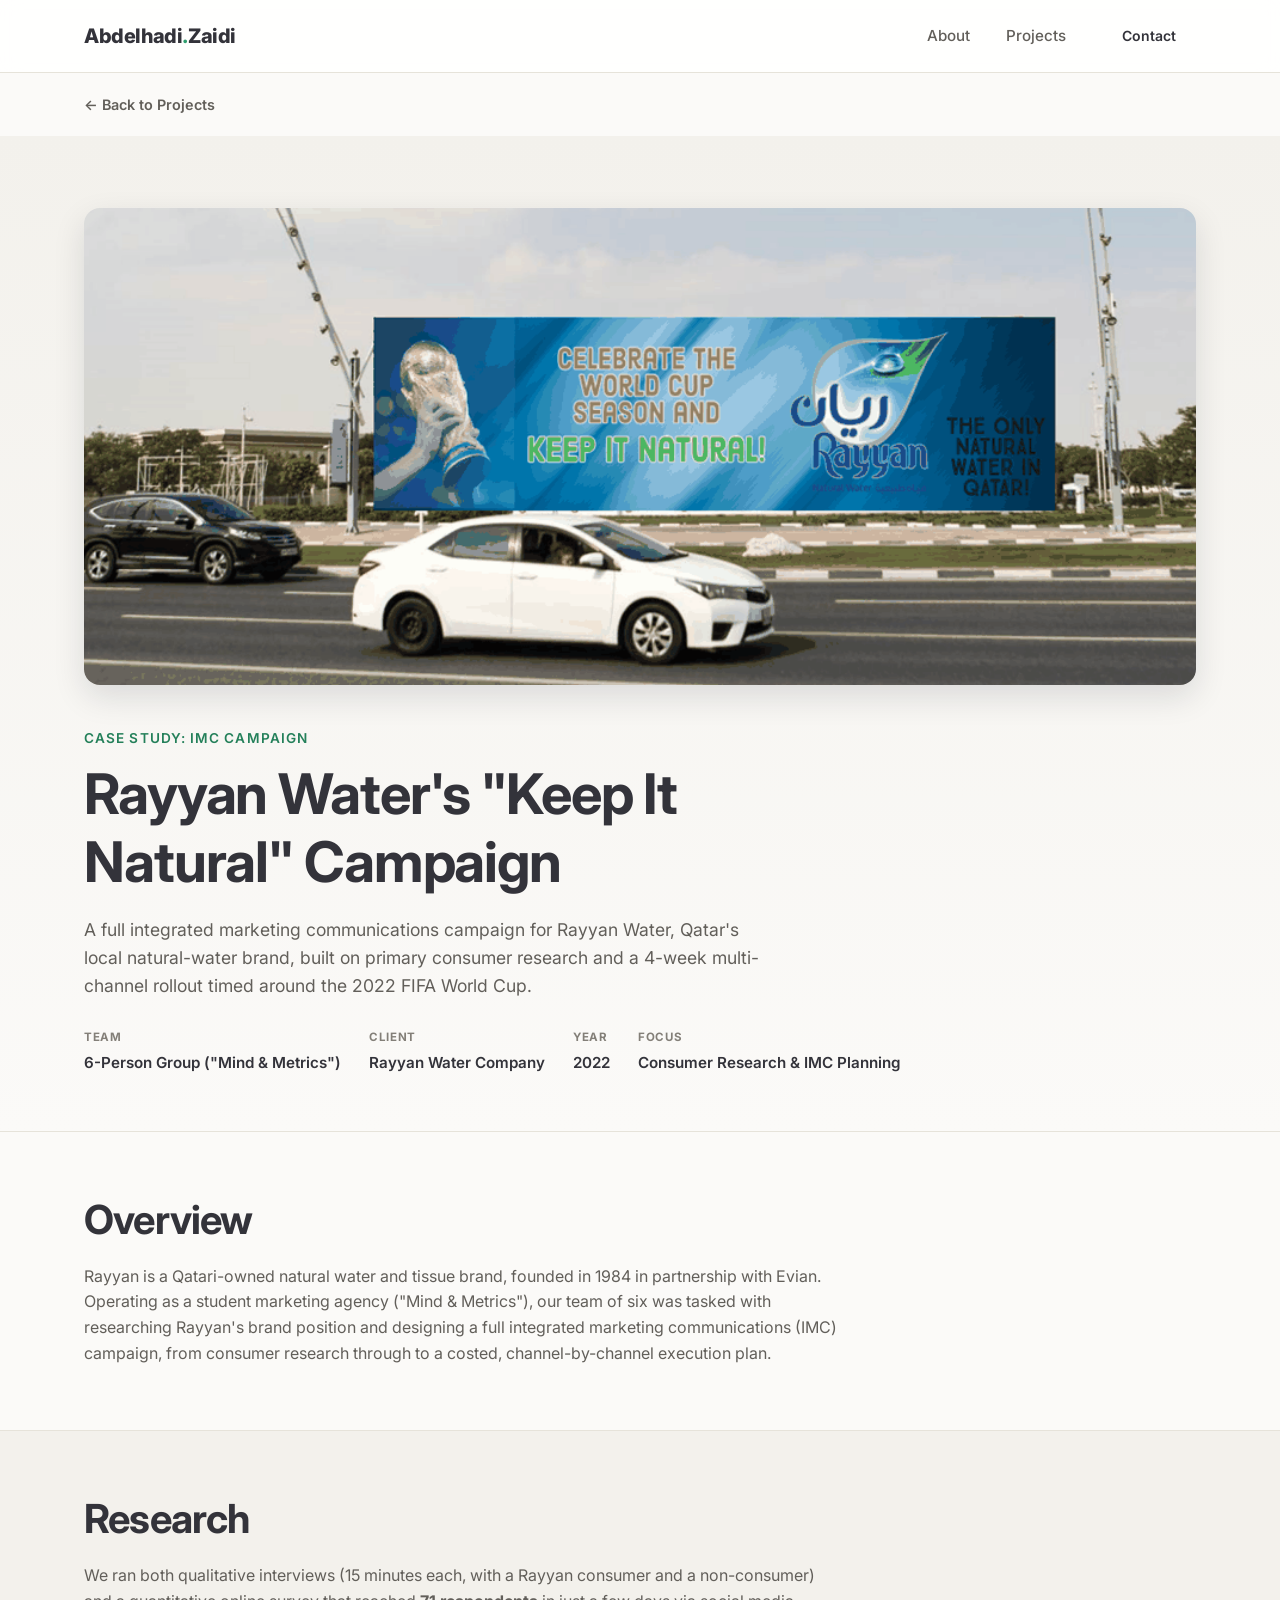
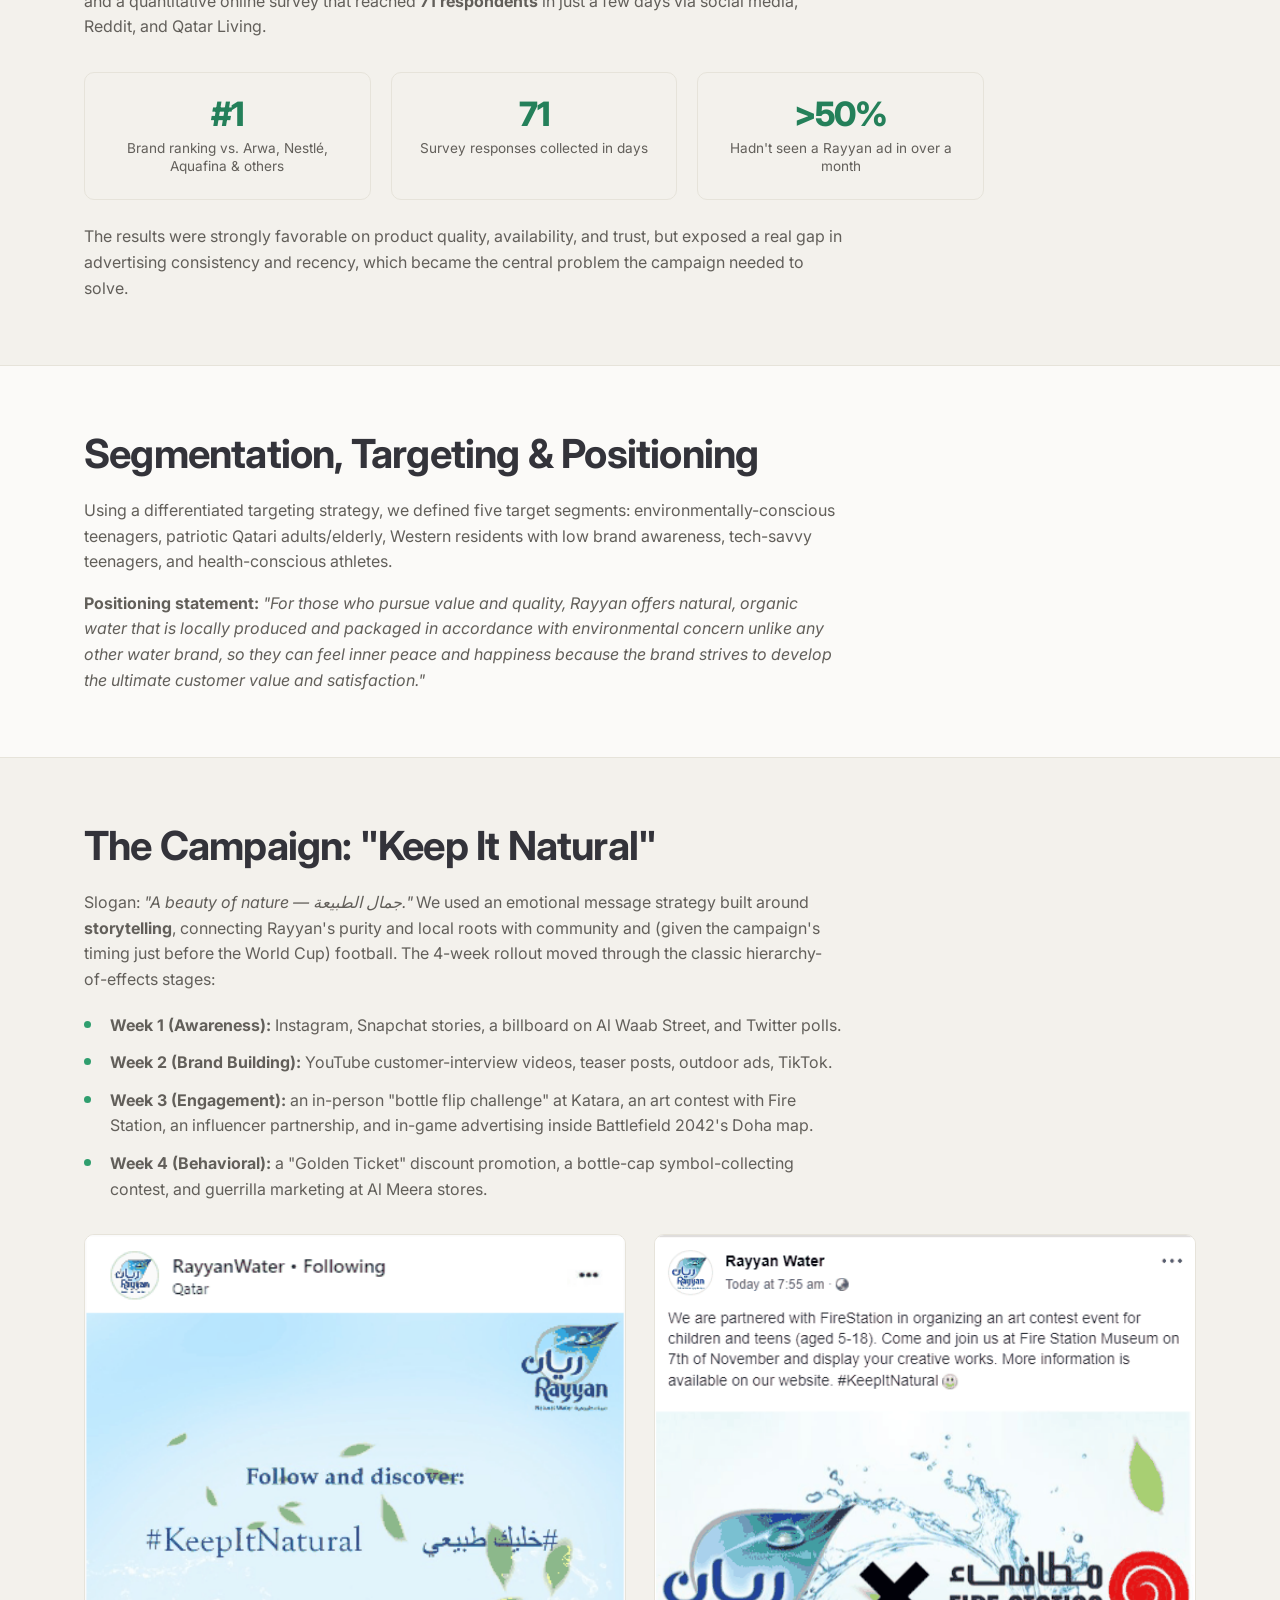
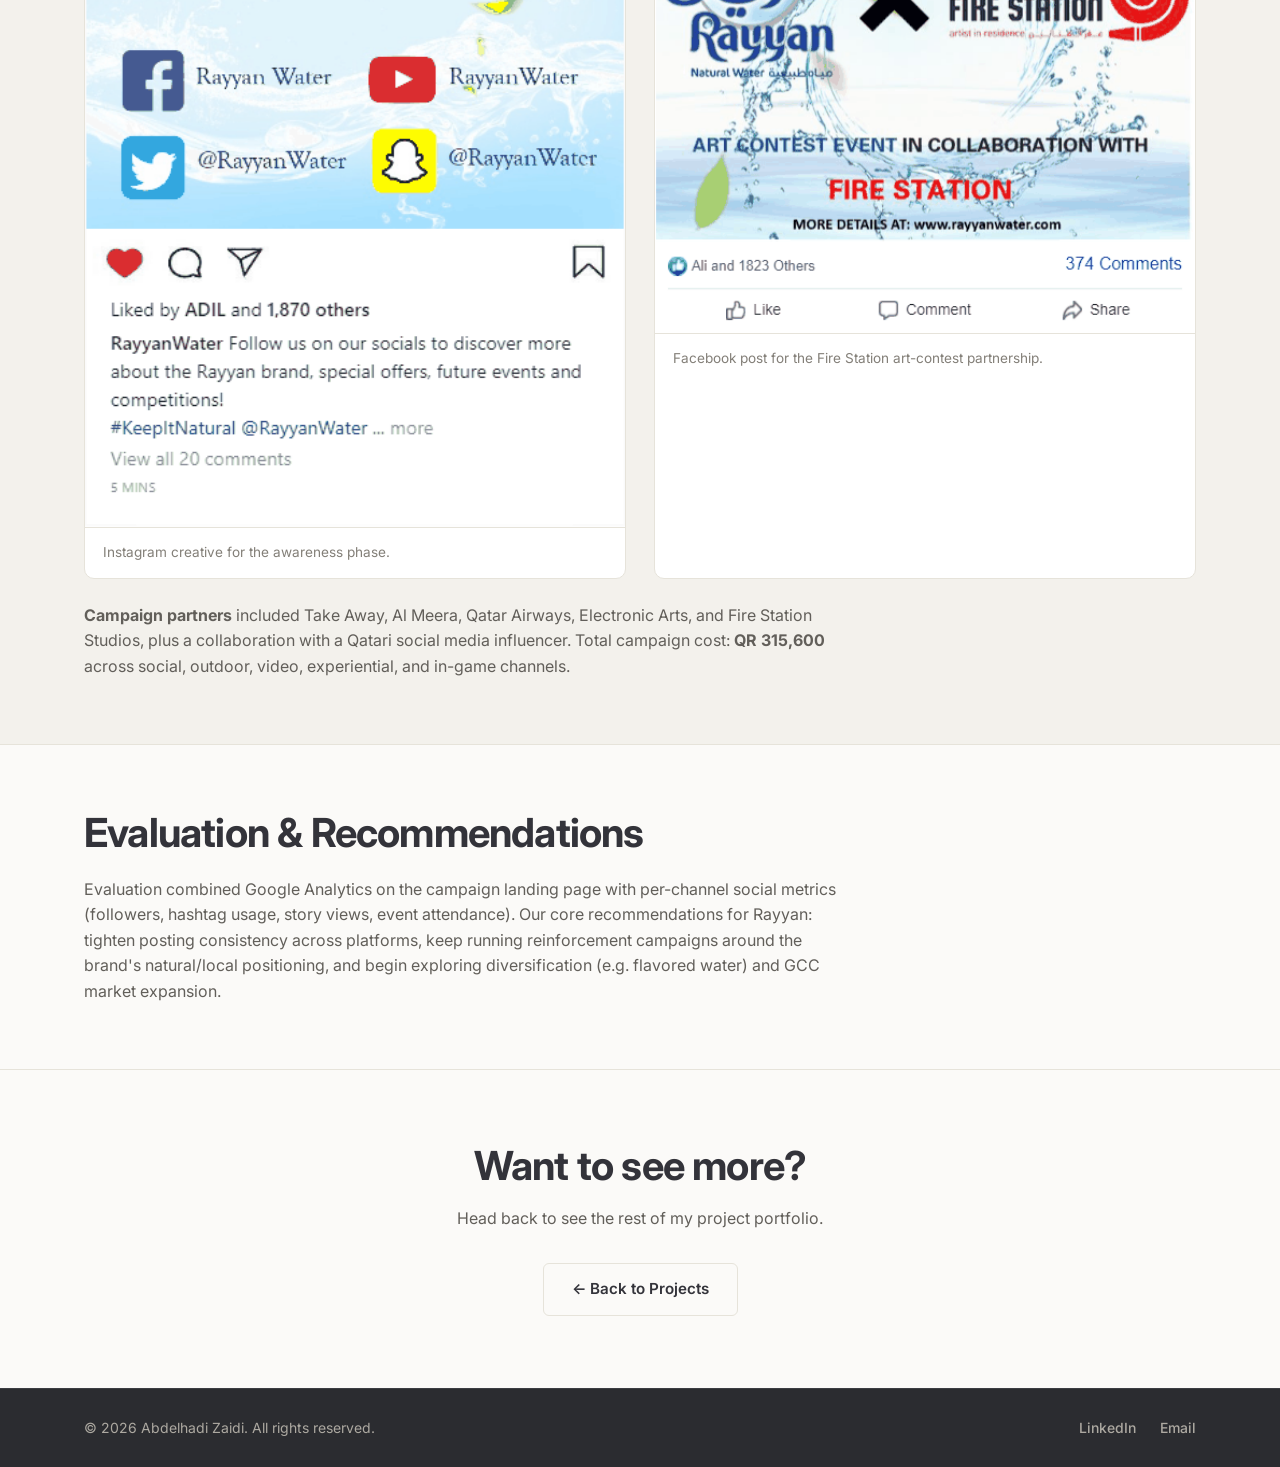
<file: rayyan-water-campaign.html>
<!DOCTYPE html>
<html lang="en">
<head>
  <meta charset="UTF-8">
  <meta name="viewport" content="width=device-width, initial-scale=1.0">
  <title>Rayyan Water: "Keep It Natural" IMC Campaign | Abdelhadi Zaidi</title>
  <meta name="description" content="Case study: a full integrated marketing communications campaign for Rayyan Water, built on primary consumer research and a multi-channel 4-week rollout.">
  <link rel="icon" type="image/png" sizes="32x32" href="images/favicon-32.png">
  <link rel="icon" type="image/png" sizes="16x16" href="images/favicon-16.png">
  <link rel="apple-touch-icon" href="images/apple-touch-icon.png">
  <link rel="shortcut icon" href="favicon.ico">

  <!-- Open Graph / social link previews. og:url and og:image use relative paths for
       now (fine for local preview) — once deployed, update them to absolute URLs
       (https://yourdomain.com/...) so LinkedIn/WhatsApp/etc. can fetch the image. -->
  <meta property="og:type" content="website">
  <meta property="og:site_name" content="Abdelhadi Zaidi">
  <!-- <meta property="og:url" content="https://yourdomain.com/rayyan-water-campaign.html"> -->
  <meta property="og:title" content="Rayyan Water: "Keep It Natural" IMC Campaign | Abdelhadi Zaidi">
  <meta property="og:description" content="Case study: a full integrated marketing communications campaign for Rayyan Water, built on primary consumer research and a multi-channel 4-week rollout.">
  <meta property="og:image" content="images/rayyan/billboard-mockup.png">
  <meta name="twitter:card" content="summary_large_image">
  <meta name="twitter:title" content="Rayyan Water: "Keep It Natural" IMC Campaign | Abdelhadi Zaidi">
  <meta name="twitter:description" content="Case study: a full integrated marketing communications campaign for Rayyan Water, built on primary consumer research and a multi-channel 4-week rollout.">
  <meta name="twitter:image" content="images/rayyan/billboard-mockup.png">
  <link rel="preconnect" href="https://fonts.googleapis.com">
  <link href="https://fonts.googleapis.com/css2?family=Inter:wght@400;500;600;700;800&display=swap" rel="stylesheet">
  <link rel="stylesheet" href="css/style.css?v=3">
</head>
<body>

  <!-- ===== Navigation ===== -->
  <header class="site-header">
    <nav class="navbar container">
      <a href="index.html#top" class="logo">Abdelhadi<span class="accent">.</span>Zaidi</a>
      <ul class="nav-links">
        <li><a href="index.html#about">About</a></li>
        <li><a href="index.html#projects">Projects</a></li>
        <li><a href="index.html#contact" class="btn btn-small">Contact</a></li>
      </ul>
    </nav>
  </header>

  <main>
    <div class="container">
      <a href="index.html#projects" class="breadcrumb-back">← Back to Projects</a>
    </div>

    <!-- ===== Case Hero ===== -->
    <section class="case-hero">
      <div class="container">
        <div class="case-hero-media">
          <img src="images/rayyan/billboard-mockup.png" alt="Mockup billboard ad reading 'Celebrate the World Cup Season and Keep It Natural' with the Rayyan Water logo" loading="lazy">
        </div>
        <p class="eyebrow">Case Study: IMC Campaign</p>
        <div class="case-title-row">
          <h1>Rayyan Water's "Keep It Natural" Campaign</h1>
        </div>
        <p class="case-tagline">A full integrated marketing communications campaign for Rayyan Water, Qatar's local natural-water brand, built on primary consumer research and a 4-week multi-channel rollout timed around the 2022 FIFA World Cup.</p>

        <ul class="case-meta-list">
          <li class="case-meta-item">
            <span class="meta-label">Team</span>
            <span class="meta-value">6-Person Group ("Mind &amp; Metrics")</span>
          </li>
          <li class="case-meta-item">
            <span class="meta-label">Client</span>
            <span class="meta-value">Rayyan Water Company</span>
          </li>
          <li class="case-meta-item">
            <span class="meta-label">Year</span>
            <span class="meta-value">2022</span>
          </li>
          <li class="case-meta-item">
            <span class="meta-label">Focus</span>
            <span class="meta-value">Consumer Research &amp; IMC Planning</span>
          </li>
        </ul>
      </div>
    </section>

    <!-- ===== Overview ===== -->
    <section class="case-section">
      <div class="container case-body">
        <h2>Overview</h2>
        <p>
          Rayyan is a Qatari-owned natural water and tissue brand, founded in 1984 in partnership with
          Evian. Operating as a student marketing agency ("Mind &amp; Metrics"), our team of six was tasked
          with researching Rayyan's brand position and designing a full integrated marketing communications
          (IMC) campaign, from consumer research through to a costed, channel-by-channel execution plan.
        </p>
      </div>
    </section>

    <!-- ===== Research ===== -->
    <section class="case-section" style="background: var(--color-bg-alt);">
      <div class="container case-body">
        <h2>Research</h2>
        <p>
          We ran both qualitative interviews (15 minutes each, with a Rayyan consumer and a non-consumer)
          and a quantitative online survey that reached <strong>71 respondents</strong> in just a few days
          via social media, Reddit, and Qatar Living.
        </p>
        <div class="stat-grid">
          <div class="stat-card">
            <div class="stat-number">#1</div>
            <div class="stat-label">Brand ranking vs. Arwa, Nestlé, Aquafina &amp; others</div>
          </div>
          <div class="stat-card">
            <div class="stat-number">71</div>
            <div class="stat-label">Survey responses collected in days</div>
          </div>
          <div class="stat-card">
            <div class="stat-number">&gt;50%</div>
            <div class="stat-label">Hadn't seen a Rayyan ad in over a month</div>
          </div>
        </div>
        <p style="margin-top:24px;">
          The results were strongly favorable on product quality, availability, and trust, but exposed a
          real gap in advertising consistency and recency, which became the central problem the campaign
          needed to solve.
        </p>
      </div>
    </section>

    <!-- ===== STP & Positioning ===== -->
    <section class="case-section">
      <div class="container case-body">
        <h2>Segmentation, Targeting &amp; Positioning</h2>
        <p>Using a differentiated targeting strategy, we defined five target segments: environmentally-conscious teenagers, patriotic Qatari adults/elderly, Western residents with low brand awareness, tech-savvy teenagers, and health-conscious athletes.</p>
        <p style="margin-top:16px;"><strong>Positioning statement:</strong> <em>"For those who pursue value and quality, Rayyan offers natural, organic water that is locally produced and packaged in accordance with environmental concern unlike any other water brand, so they can feel inner peace and happiness because the brand strives to develop the ultimate customer value and satisfaction."</em></p>
      </div>
    </section>

    <!-- ===== Campaign ===== -->
    <section class="case-section" style="background: var(--color-bg-alt);">
      <div class="container case-body">
        <h2>The Campaign: "Keep It Natural"</h2>
        <p>
          Slogan: <em>"A beauty of nature — جمال الطبيعة."</em> We used an emotional message strategy built
          around <strong>storytelling</strong>, connecting Rayyan's purity and local roots with community
          and (given the campaign's timing just before the World Cup) football. The 4-week rollout moved
          through the classic hierarchy-of-effects stages:
        </p>
        <ul class="case-list">
          <li><strong>Week 1 (Awareness):</strong> Instagram, Snapchat stories, a billboard on Al Waab Street, and Twitter polls.</li>
          <li><strong>Week 2 (Brand Building):</strong> YouTube customer-interview videos, teaser posts, outdoor ads, TikTok.</li>
          <li><strong>Week 3 (Engagement):</strong> an in-person "bottle flip challenge" at Katara, an art contest with Fire Station, an influencer partnership, and in-game advertising inside Battlefield 2042's Doha map.</li>
          <li><strong>Week 4 (Behavioral):</strong> a "Golden Ticket" discount promotion, a bottle-cap symbol-collecting contest, and guerrilla marketing at Al Meera stores.</li>
        </ul>

        <div class="figure-grid">
          <figure class="figure-card">
            <img src="images/rayyan/instagram-mockup.png" alt="Mockup Instagram post announcing Rayyan Water's social channels with the #KeepItNatural hashtag" loading="lazy">
            <figcaption class="figure-caption">Instagram creative for the awareness phase.</figcaption>
          </figure>
          <figure class="figure-card">
            <img src="images/rayyan/facebook-post-mockup.png" alt="Mockup Facebook post announcing a Rayyan and Fire Station art contest partnership" loading="lazy">
            <figcaption class="figure-caption">Facebook post for the Fire Station art-contest partnership.</figcaption>
          </figure>
        </div>

        <p style="margin-top:24px;">
          <strong>Campaign partners</strong> included Take Away, Al Meera, Qatar Airways, Electronic Arts,
          and Fire Station Studios, plus a collaboration with a Qatari social media influencer. Total
          campaign cost: <strong>QR 315,600</strong> across social, outdoor, video, experiential, and
          in-game channels.
        </p>
      </div>
    </section>

    <!-- ===== Evaluation ===== -->
    <section class="case-section">
      <div class="container case-body">
        <h2>Evaluation &amp; Recommendations</h2>
        <p>
          Evaluation combined Google Analytics on the campaign landing page with per-channel social metrics
          (followers, hashtag usage, story views, event attendance). Our core recommendations for Rayyan:
          tighten posting consistency across platforms, keep running reinforcement campaigns around the
          brand's natural/local positioning, and begin exploring diversification (e.g. flavored water) and
          GCC market expansion.
        </p>
      </div>
    </section>

    <!-- ===== Bottom CTA ===== -->
    <section class="case-cta-footer container">
      <h2>Want to see more?</h2>
      <p>Head back to see the rest of my project portfolio.</p>
      <div class="hero-actions" style="justify-content:center;">
        <a href="index.html#projects" class="btn btn-outline">← Back to Projects</a>
      </div>
    </section>
  </main>

  <!-- ===== Footer ===== -->
  <footer class="site-footer">
    <div class="container footer-inner">
      <p>&copy; <span id="year"></span> Abdelhadi Zaidi. All rights reserved.</p>
      <div class="social-links">
        <a href="https://www.linkedin.com/in/hadi-z-843a4a360/" target="_blank" rel="noopener" aria-label="LinkedIn">LinkedIn</a>
        <a href="mailto:hadi00x@hotmail.fr" aria-label="Email">Email</a>
      </div>
    </div>
  </footer>

  <script src="js/script.js"></script>
</body>
</html>
</file>
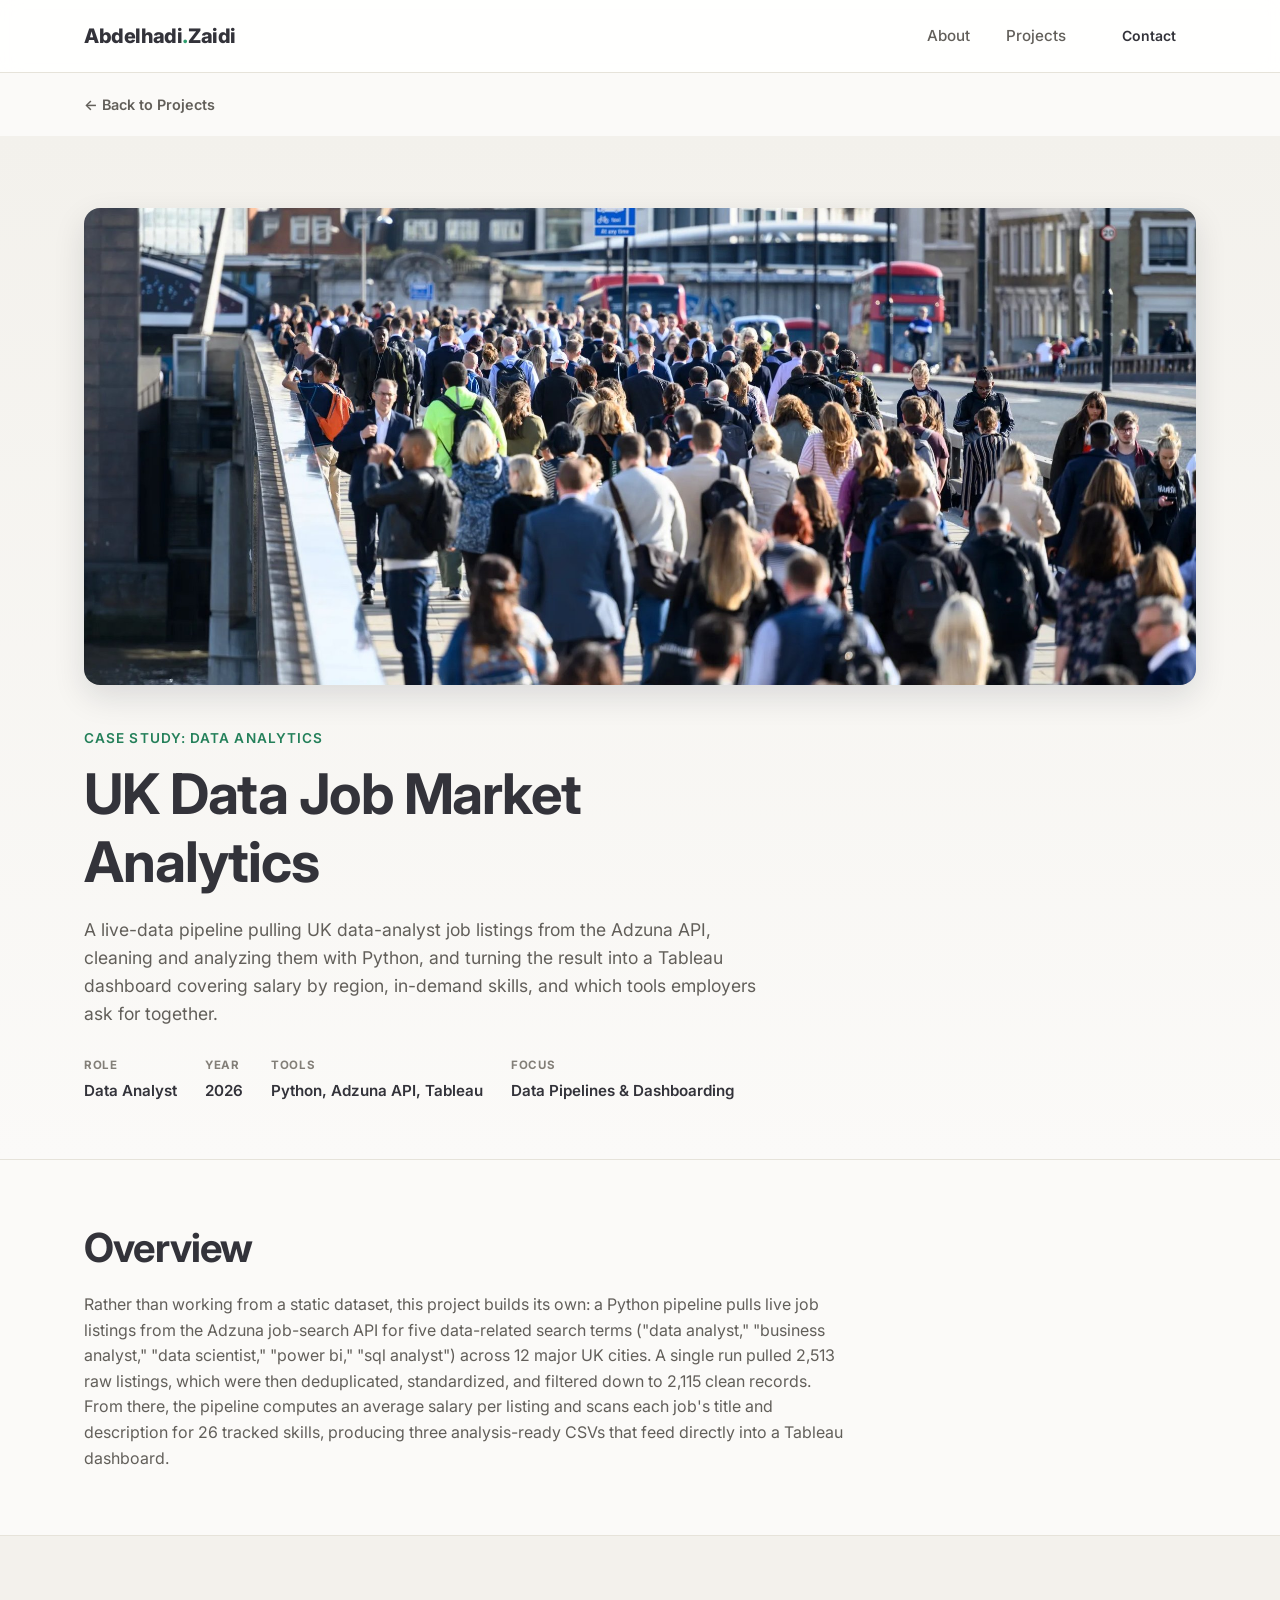
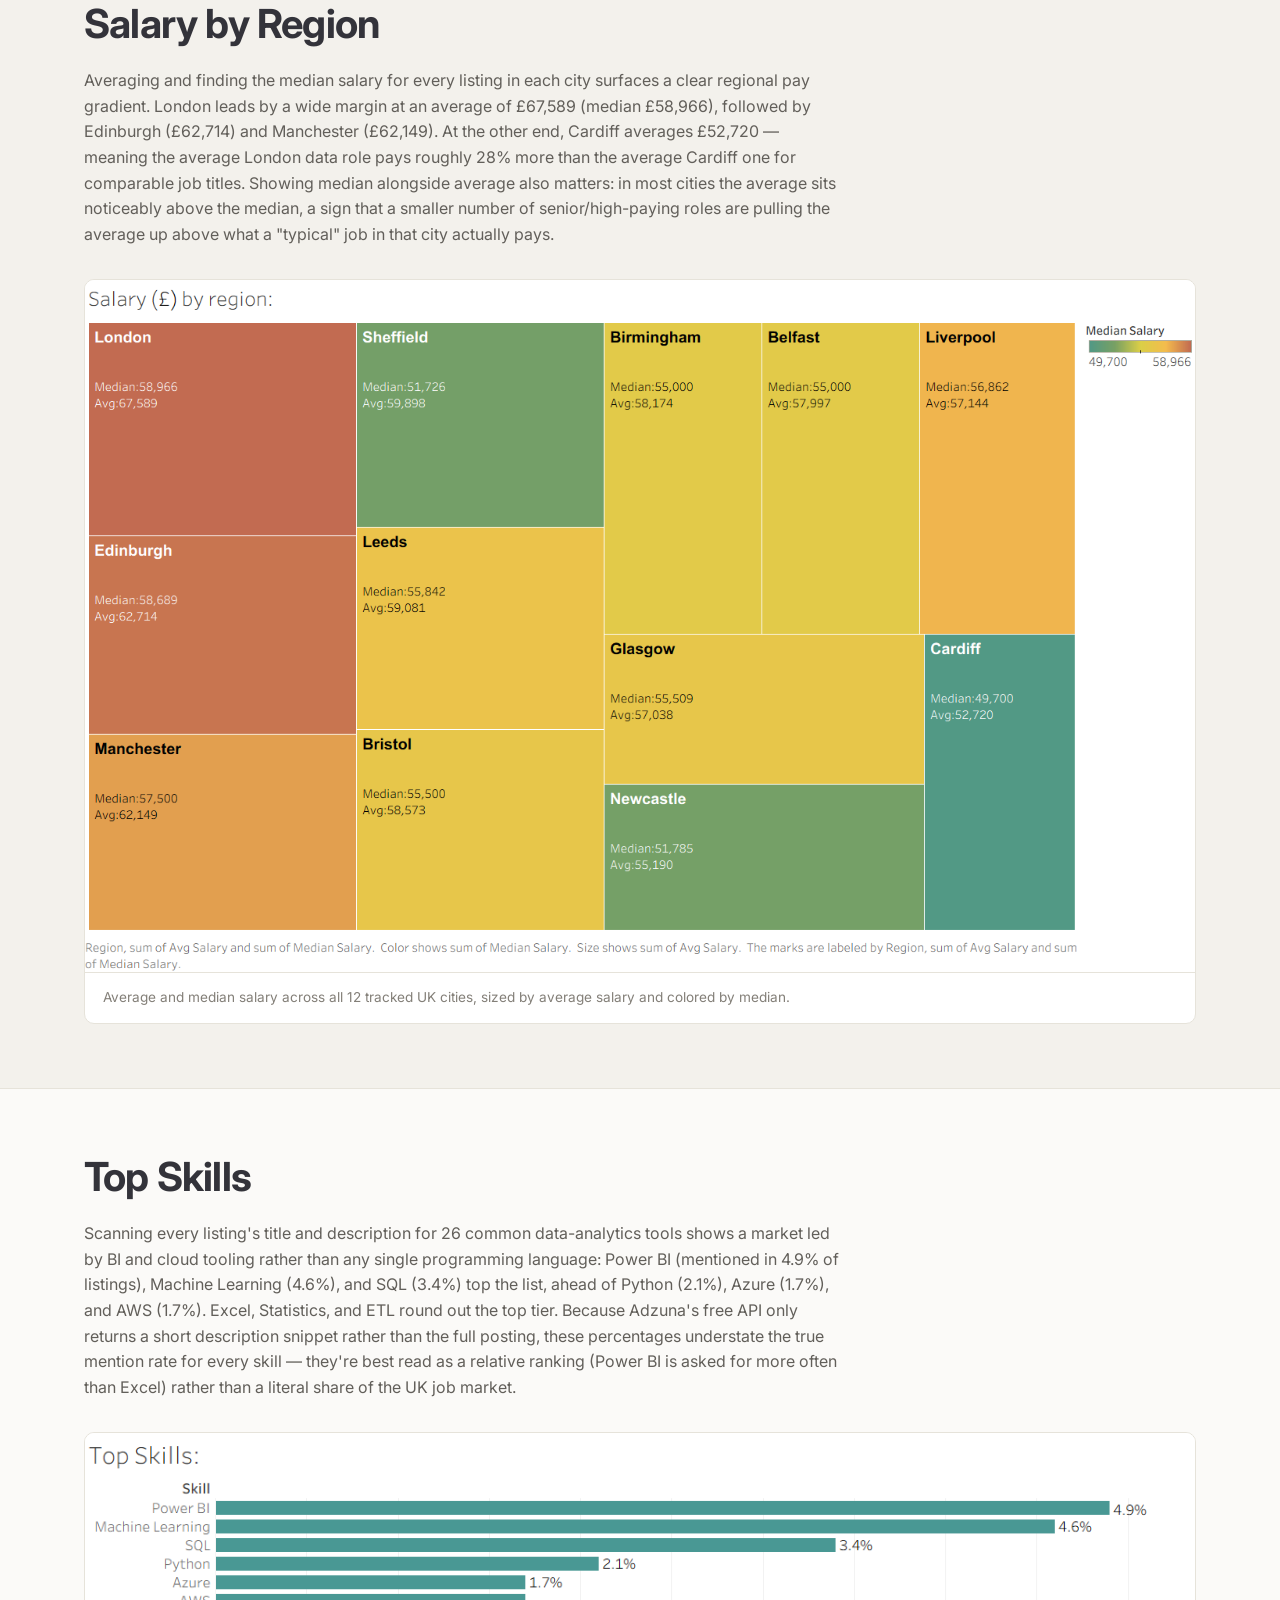
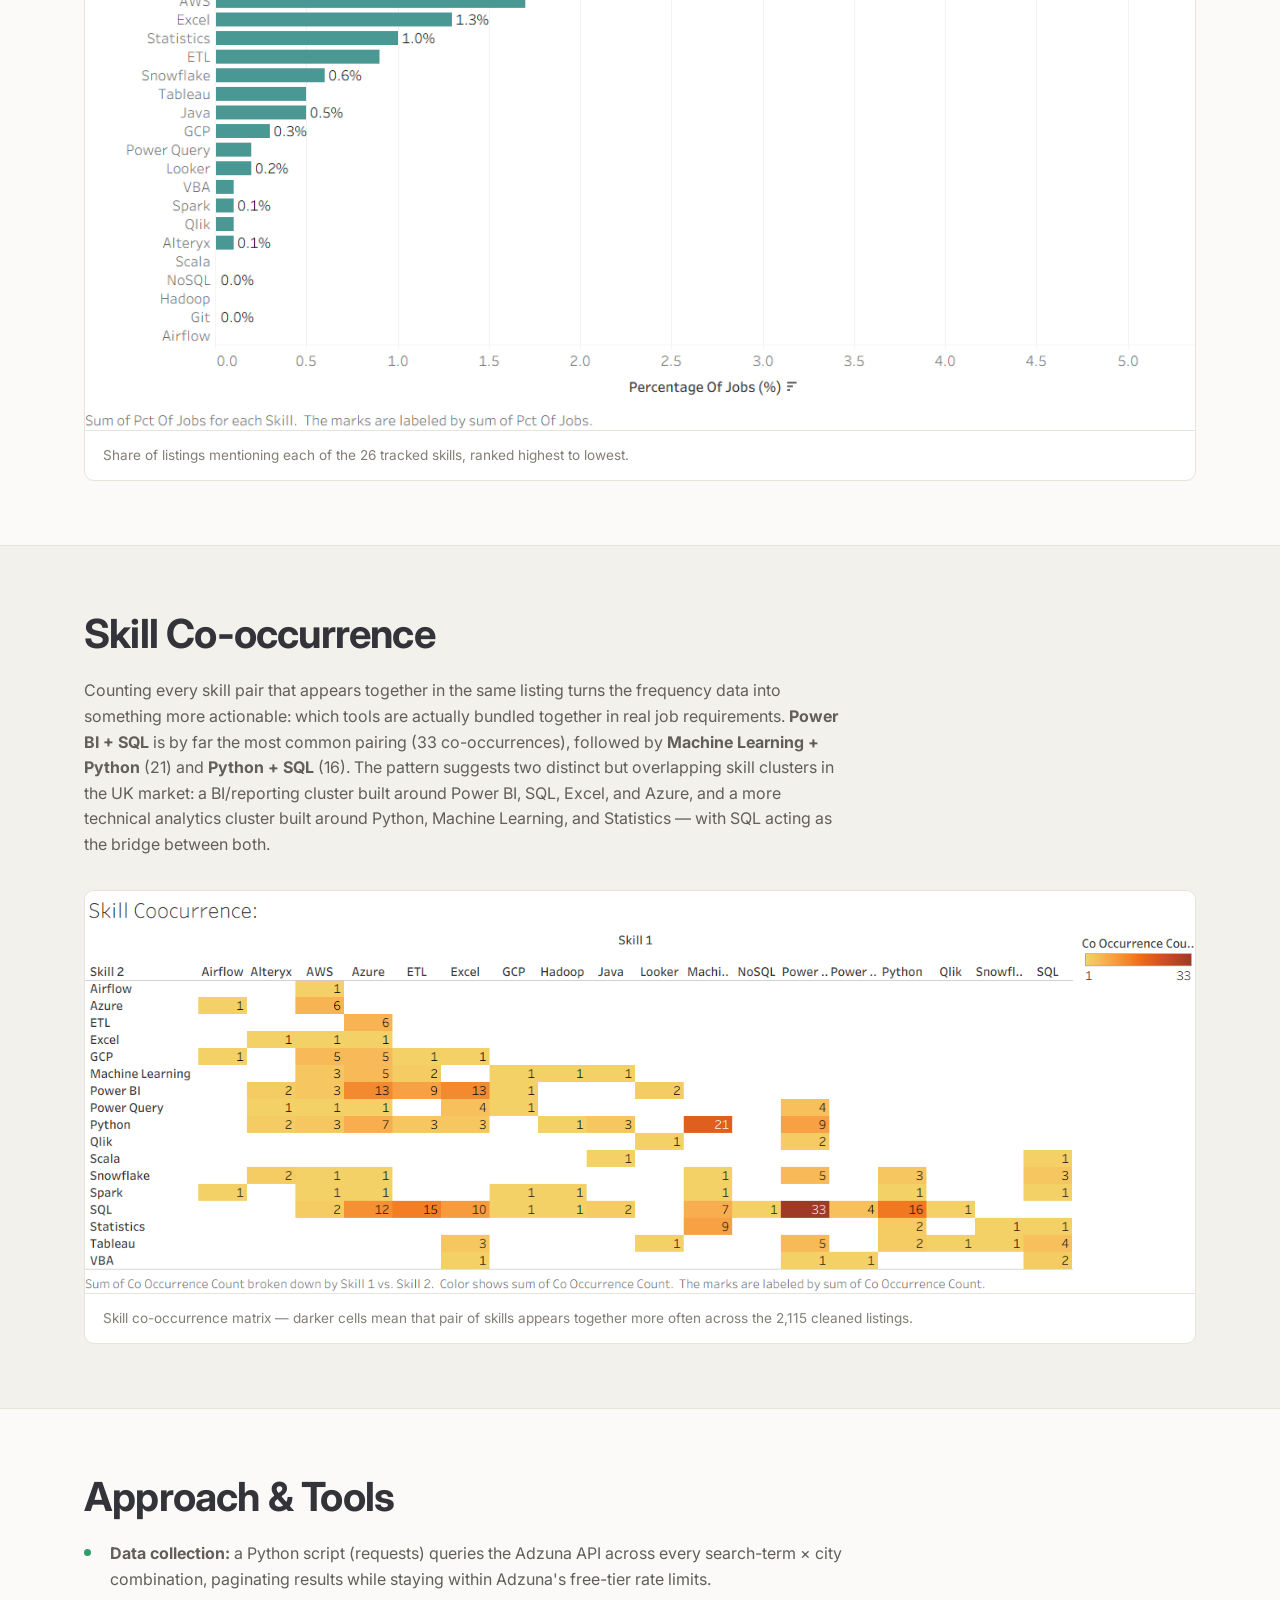
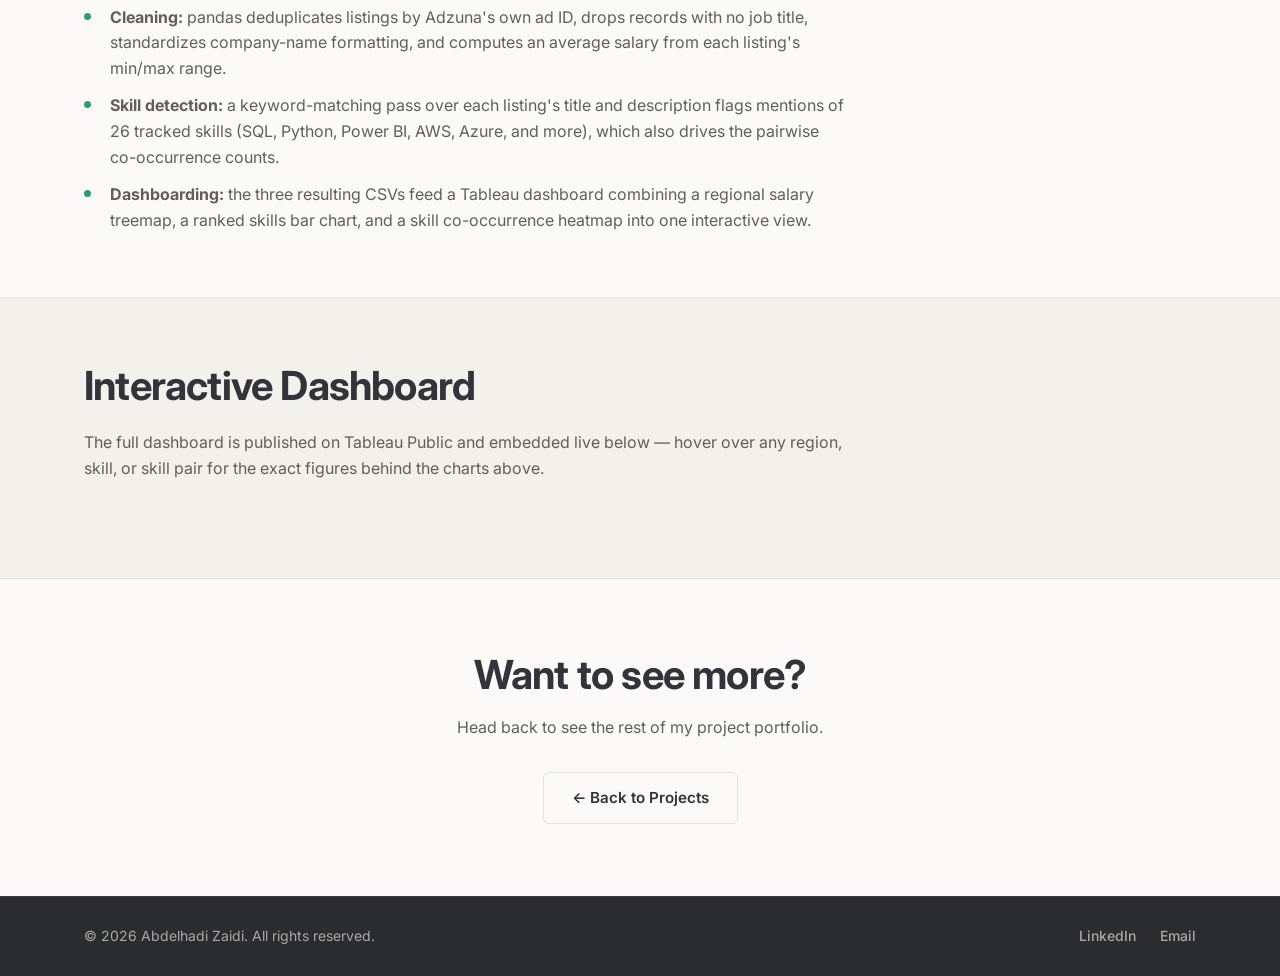
<file: uk-job-market-analytics.html>
<!DOCTYPE html>
<html lang="en">
<head>
  <meta charset="UTF-8">
  <meta name="viewport" content="width=device-width, initial-scale=1.0">
  <title>UK Data Job Market Analytics | Abdelhadi Zaidi</title>
  <meta name="description" content="Case study: pulling live UK data-analyst job listings via the Adzuna API, cleaning them with Python, and building a Tableau dashboard covering salary by region, top skills, and skill co-occurrence.">
  <link rel="icon" type="image/png" sizes="32x32" href="images/favicon-32.png">
  <link rel="icon" type="image/png" sizes="16x16" href="images/favicon-16.png">
  <link rel="apple-touch-icon" href="images/apple-touch-icon.png">
  <link rel="shortcut icon" href="favicon.ico">

  <!-- Open Graph / social link previews. og:url and og:image use relative paths for
       now (fine for local preview); once deployed, update them to absolute URLs
       (https://yourdomain.com/...) so LinkedIn/WhatsApp/etc. can fetch the image. -->
  <meta property="og:type" content="website">
  <meta property="og:site_name" content="Abdelhadi Zaidi">
  <!-- <meta property="og:url" content="https://yourdomain.com/uk-job-market-analytics.html"> -->
  <meta property="og:title" content="UK Data Job Market Analytics | Abdelhadi Zaidi">
  <meta property="og:description" content="Case study: pulling live UK data-analyst job listings via the Adzuna API, cleaning them with Python, and building a Tableau dashboard covering salary by region, top skills, and skill co-occurrence.">
  <meta property="og:image" content="images/uk-job-market/hero.jpg">
  <meta name="twitter:card" content="summary_large_image">
  <meta name="twitter:title" content="UK Data Job Market Analytics | Abdelhadi Zaidi">
  <meta name="twitter:description" content="Case study: pulling live UK data-analyst job listings via the Adzuna API, cleaning them with Python, and building a Tableau dashboard covering salary by region, top skills, and skill co-occurrence.">
  <meta name="twitter:image" content="images/uk-job-market/hero.jpg">
  <link rel="preconnect" href="https://fonts.googleapis.com">
  <link href="https://fonts.googleapis.com/css2?family=Inter:wght@400;500;600;700;800&display=swap" rel="stylesheet">
  <link rel="stylesheet" href="css/style.css?v=3">
</head>
<body>

  <!-- ===== Navigation ===== -->
  <header class="site-header">
    <nav class="navbar container">
      <a href="index.html#top" class="logo">Abdelhadi<span class="accent">.</span>Zaidi</a>
      <ul class="nav-links">
        <li><a href="index.html#about">About</a></li>
        <li><a href="index.html#projects">Projects</a></li>
        <li><a href="index.html#contact" class="btn btn-small">Contact</a></li>
      </ul>
    </nav>
  </header>

  <main>
    <div class="container">
      <a href="index.html#projects" class="breadcrumb-back">← Back to Projects</a>
    </div>

    <!-- ===== Case Hero ===== -->
    <section class="case-hero">
      <div class="container">
        <div class="case-hero-media">
          <img src="images/uk-job-market/hero.jpg" alt="Crowded London Bridge pedestrian walkway during the morning commute" loading="lazy">
        </div>
        <p class="eyebrow">Case Study: Data Analytics</p>
        <div class="case-title-row">
          <h1>UK Data Job Market Analytics</h1>
        </div>
        <p class="case-tagline">A live-data pipeline pulling UK data-analyst job listings from the Adzuna API, cleaning and analyzing them with Python, and turning the result into a Tableau dashboard covering salary by region, in-demand skills, and which tools employers ask for together.</p>

        <ul class="case-meta-list">
          <li class="case-meta-item">
            <span class="meta-label">Role</span>
            <span class="meta-value">Data Analyst</span>
          </li>
          <li class="case-meta-item">
            <span class="meta-label">Year</span>
            <span class="meta-value">2026</span>
          </li>
          <li class="case-meta-item">
            <span class="meta-label">Tools</span>
            <span class="meta-value">Python, Adzuna API, Tableau</span>
          </li>
          <li class="case-meta-item">
            <span class="meta-label">Focus</span>
            <span class="meta-value">Data Pipelines &amp; Dashboarding</span>
          </li>
        </ul>
      </div>
    </section>

    <!-- ===== Overview ===== -->
    <section class="case-section">
      <div class="container case-body">
        <h2>Overview</h2>
        <p>
          Rather than working from a static dataset, this project builds its own: a Python pipeline pulls live
          job listings from the <a href="https://developer.adzuna.com/" target="_blank" rel="noopener">Adzuna</a>
          job-search API for five data-related search terms ("data analyst," "business analyst," "data scientist,"
          "power bi," "sql analyst") across 12 major UK cities. A single run pulled 2,513 raw listings, which were
          then deduplicated, standardized, and filtered down to 2,115 clean records. From there, the pipeline
          computes an average salary per listing and scans each job's title and description for 26 tracked
          skills, producing three analysis-ready CSVs that feed directly into a Tableau dashboard.
        </p>
      </div>
    </section>

    <!-- ===== Salary by Region ===== -->
    <section class="case-section" style="background: var(--color-bg-alt);">
      <div class="container case-body">
        <h2>Salary by Region</h2>
        <p>
          Averaging and finding the median salary for every listing in each city surfaces a clear regional pay
          gradient. London leads by a wide margin at an average of &pound;67,589 (median &pound;58,966), followed
          by Edinburgh (&pound;62,714) and Manchester (&pound;62,149). At the other end, Cardiff averages
          &pound;52,720 &mdash; meaning the average London data role pays roughly 28% more than the average
          Cardiff one for comparable job titles. Showing median alongside average also matters: in most cities the
          average sits noticeably above the median, a sign that a smaller number of senior/high-paying roles are
          pulling the average up above what a "typical" job in that city actually pays.
        </p>
        <div class="figure-stack">
          <figure class="figure-card">
            <img src="images/uk-job-market/salary-by-region.png" alt="Treemap showing average and median UK data-analyst salary by city, from London at the top down to Cardiff at the bottom" loading="lazy">
            <figcaption class="figure-caption">Average and median salary across all 12 tracked UK cities, sized by average salary and colored by median.</figcaption>
          </figure>
        </div>
      </div>
    </section>

    <!-- ===== Top Skills ===== -->
    <section class="case-section">
      <div class="container case-body">
        <h2>Top Skills</h2>
        <p>
          Scanning every listing's title and description for 26 common data-analytics tools shows a market
          led by BI and cloud tooling rather than any single programming language: Power BI (mentioned in 4.9%
          of listings), Machine Learning (4.6%), and SQL (3.4%) top the list, ahead of Python (2.1%), Azure
          (1.7%), and AWS (1.7%). Excel, Statistics, and ETL round out the top tier. Because Adzuna's free API
          only returns a short description snippet rather than the full posting, these percentages understate
          the true mention rate for every skill &mdash; they're best read as a relative ranking (Power BI is
          asked for more often than Excel) rather than a literal share of the UK job market.
        </p>
        <div class="figure-stack">
          <figure class="figure-card">
            <img src="images/uk-job-market/top-skills.png" alt="Horizontal bar chart ranking 24 data skills by percentage of job listings mentioning them, led by Power BI, Machine Learning, and SQL" loading="lazy">
            <figcaption class="figure-caption">Share of listings mentioning each of the 26 tracked skills, ranked highest to lowest.</figcaption>
          </figure>
        </div>
      </div>
    </section>

    <!-- ===== Skill Co-occurrence ===== -->
    <section class="case-section" style="background: var(--color-bg-alt);">
      <div class="container case-body">
        <h2>Skill Co-occurrence</h2>
        <p>
          Counting every skill pair that appears together in the same listing turns the frequency data into
          something more actionable: which tools are actually bundled together in real job requirements.
          <strong>Power BI + SQL</strong> is by far the most common pairing (33 co-occurrences), followed by
          <strong>Machine Learning + Python</strong> (21) and <strong>Python + SQL</strong> (16). The pattern
          suggests two distinct but overlapping skill clusters in the UK market: a BI/reporting cluster built
          around Power BI, SQL, Excel, and Azure, and a more technical analytics cluster built around Python,
          Machine Learning, and Statistics &mdash; with SQL acting as the bridge between both.
        </p>
        <div class="figure-stack">
          <figure class="figure-card">
            <img src="images/uk-job-market/skill-cooccurrence.png" alt="Heatmap matrix showing how often each pair of data skills appears together in the same job listing, with Power BI and SQL as the darkest, most frequent pairing" loading="lazy">
            <figcaption class="figure-caption">Skill co-occurrence matrix &mdash; darker cells mean that pair of skills appears together more often across the 2,115 cleaned listings.</figcaption>
          </figure>
        </div>
      </div>
    </section>

    <!-- ===== Approach & Tools ===== -->
    <section class="case-section">
      <div class="container case-body">
        <h2>Approach &amp; Tools</h2>
        <ul class="case-list">
          <li><strong>Data collection:</strong> a Python script (requests) queries the Adzuna API across every search-term &times; city combination, paginating results while staying within Adzuna's free-tier rate limits.</li>
          <li><strong>Cleaning:</strong> pandas deduplicates listings by Adzuna's own ad ID, drops records with no job title, standardizes company-name formatting, and computes an average salary from each listing's min/max range.</li>
          <li><strong>Skill detection:</strong> a keyword-matching pass over each listing's title and description flags mentions of 26 tracked skills (SQL, Python, Power BI, AWS, Azure, and more), which also drives the pairwise co-occurrence counts.</li>
          <li><strong>Dashboarding:</strong> the three resulting CSVs feed a Tableau dashboard combining a regional salary treemap, a ranked skills bar chart, and a skill co-occurrence heatmap into one interactive view.</li>
        </ul>
      </div>
    </section>

    <!-- ===== Interactive Dashboard ===== -->
    <section class="case-section" style="background: var(--color-bg-alt);">
      <div class="container case-body">
        <h2>Interactive Dashboard</h2>
        <p>
          The full dashboard is published on Tableau Public and embedded live below &mdash; hover over any
          region, skill, or skill pair for the exact figures behind the charts above.
        </p>
        <div class="figure-stack">
          <div class='tableauPlaceholder' id='viz1787411935137' style='position: relative'><noscript><a href='#'><img alt='UK Data Job Market — Salary, Skills &amp; Skill Pairings ' src='https:&#47;&#47;public.tableau.com&#47;static&#47;images&#47;UK&#47;UKDataJobMarketProject&#47;Dashboard1&#47;1_rss.png' style='border: none' /></a></noscript><object class='tableauViz'  style='display:none;'><param name='host_url' value='https%3A%2F%2Fpublic.tableau.com%2F' /> <param name='embed_code_version' value='3' /> <param name='site_root' value='' /><param name='name' value='UKDataJobMarketProject&#47;Dashboard1' /><param name='tabs' value='no' /><param name='toolbar' value='yes' /><param name='static_image' value='https:&#47;&#47;public.tableau.com&#47;static&#47;images&#47;UK&#47;UKDataJobMarketProject&#47;Dashboard1&#47;1.png' /> <param name='animate_transition' value='yes' /><param name='display_static_image' value='yes' /><param name='display_spinner' value='yes' /><param name='display_overlay' value='yes' /><param name='display_count' value='yes' /><param name='language' value='en-GB' /><param name='filter' value='publish=yes' /></object></div>
          <script type='text/javascript'>
            var divElement = document.getElementById('viz1787411935137');
            var vizElement = divElement.getElementsByTagName('object')[0];
            if ( divElement.offsetWidth > 800 ) { vizElement.style.width='100%';vizElement.style.height=(divElement.offsetWidth*0.75)+'px';} else if ( divElement.offsetWidth > 500 ) { vizElement.style.width='100%';vizElement.style.height=(divElement.offsetWidth*0.75)+'px';} else { vizElement.style.width='100%';vizElement.style.height='1127px';}
            var scriptElement = document.createElement('script');
            scriptElement.src = 'https://public.tableau.com/javascripts/api/viz_v1.js';
            vizElement.parentNode.insertBefore(scriptElement, vizElement);
          </script>
        </div>
      </div>
    </section>

    <!-- ===== Bottom CTA ===== -->
    <section class="case-cta-footer container">
      <h2>Want to see more?</h2>
      <p>Head back to see the rest of my project portfolio.</p>
      <div class="hero-actions" style="justify-content:center;">
        <a href="index.html#projects" class="btn btn-outline">← Back to Projects</a>
      </div>
    </section>
  </main>

  <!-- ===== Footer ===== -->
  <footer class="site-footer">
    <div class="container footer-inner">
      <p>&copy; <span id="year"></span> Abdelhadi Zaidi. All rights reserved.</p>
      <div class="social-links">
        <a href="https://www.linkedin.com/in/hadi-z-843a4a360/" target="_blank" rel="noopener" aria-label="LinkedIn">LinkedIn</a>
        <a href="mailto:hadi00x@hotmail.fr" aria-label="Email">Email</a>
      </div>
    </div>
  </footer>

  <script src="js/script.js"></script>
</body>
</html>
</file>
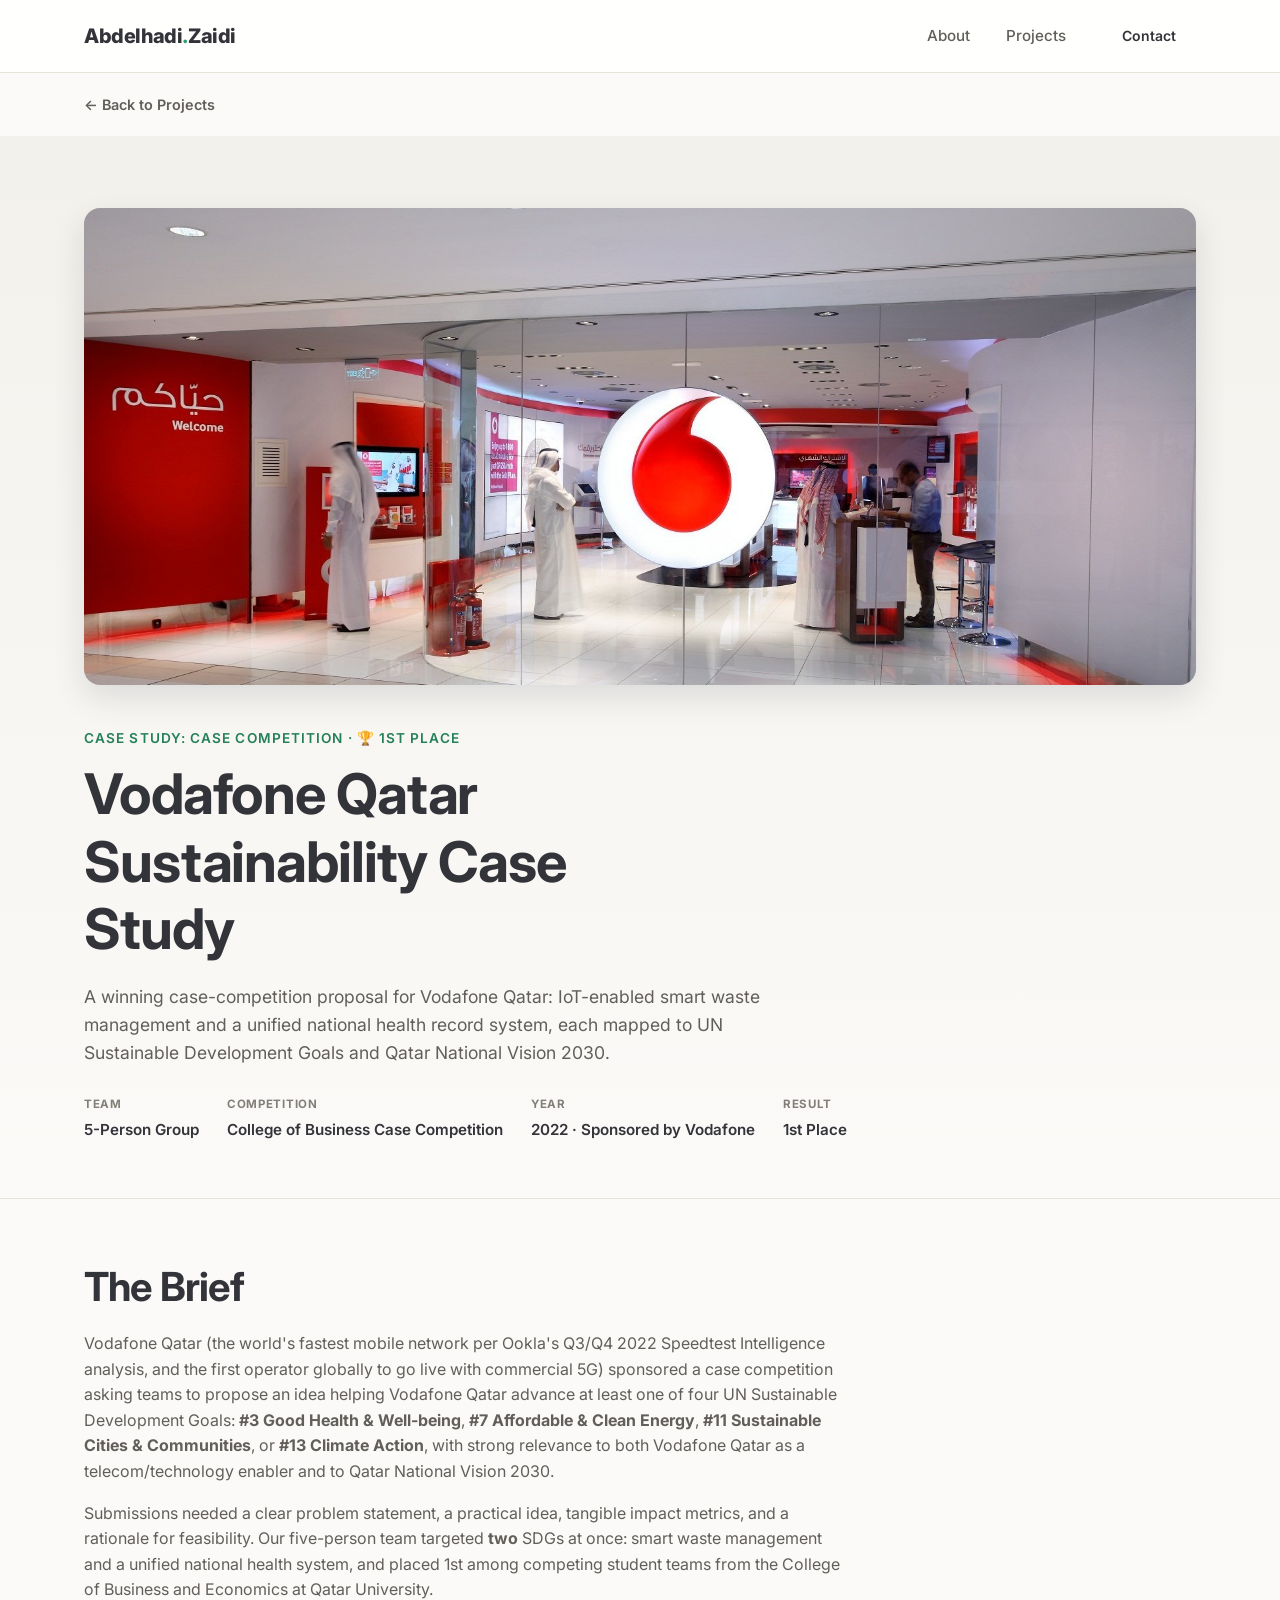
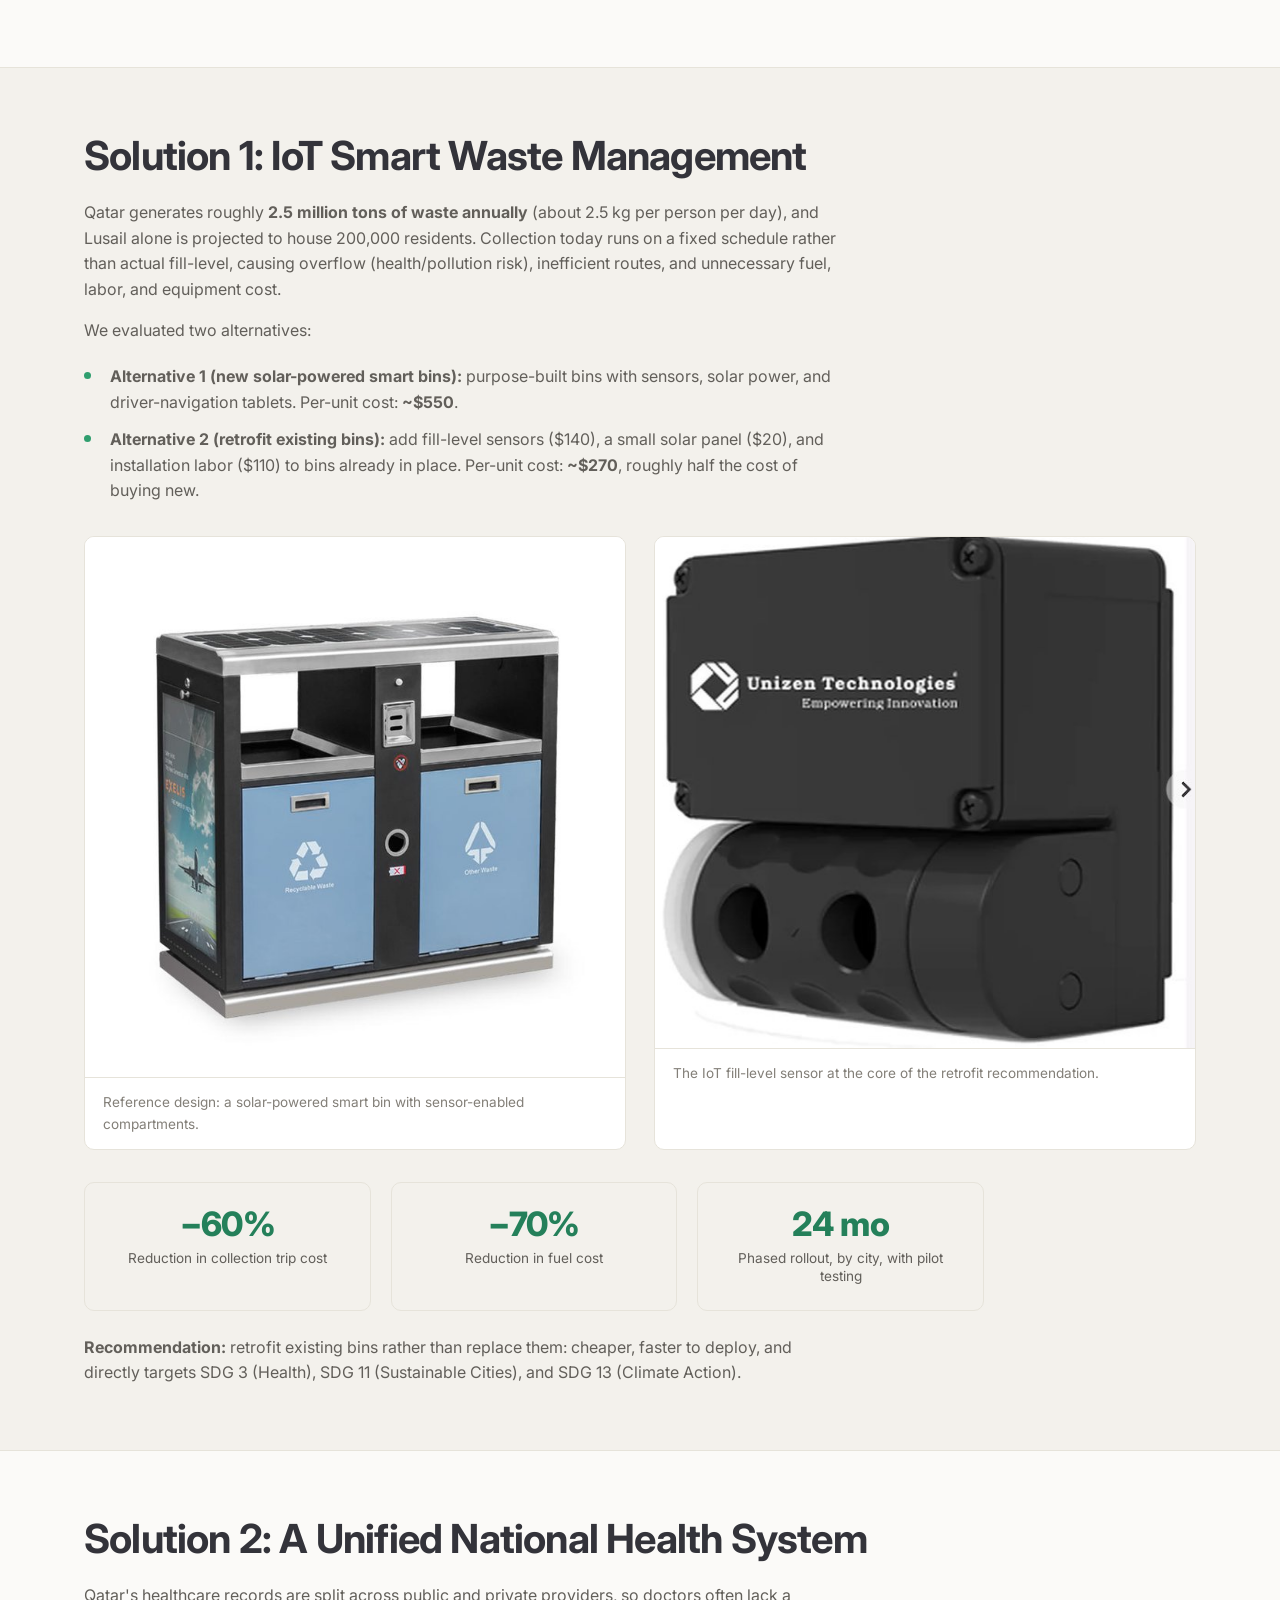
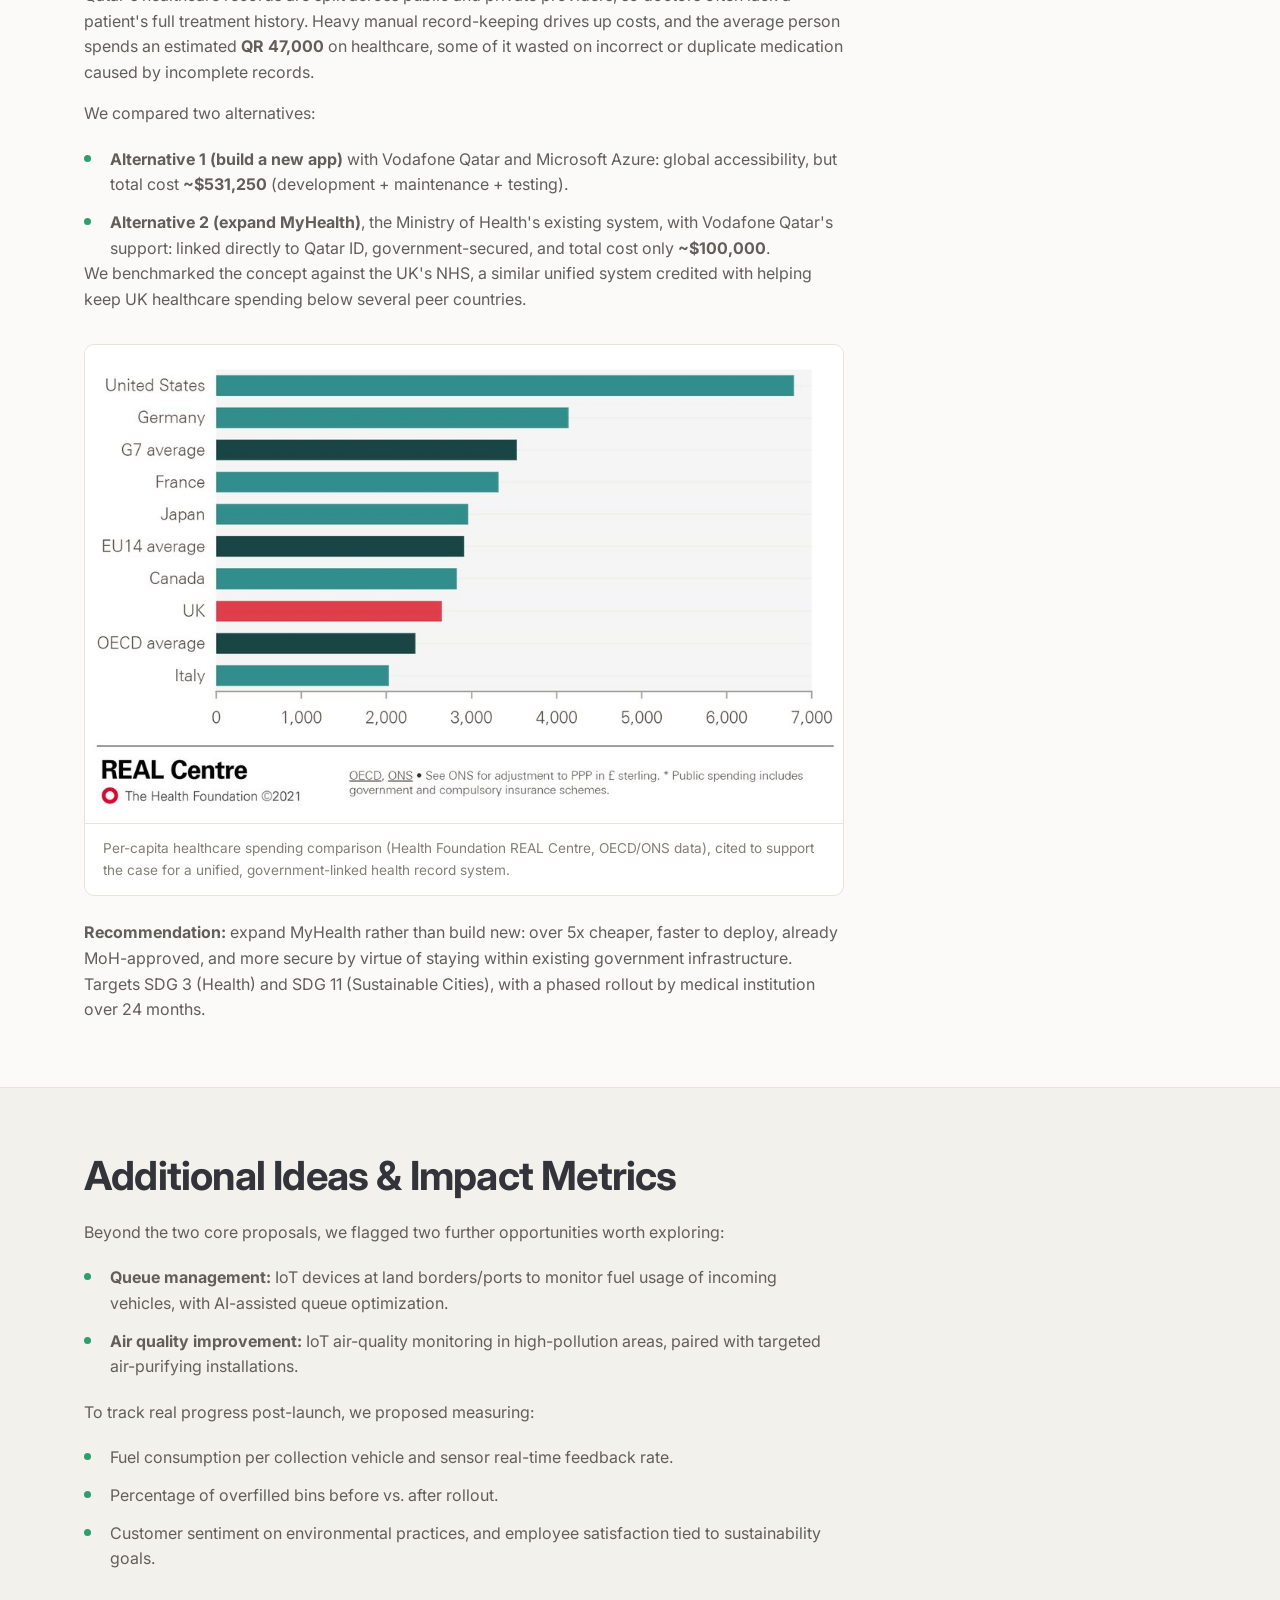
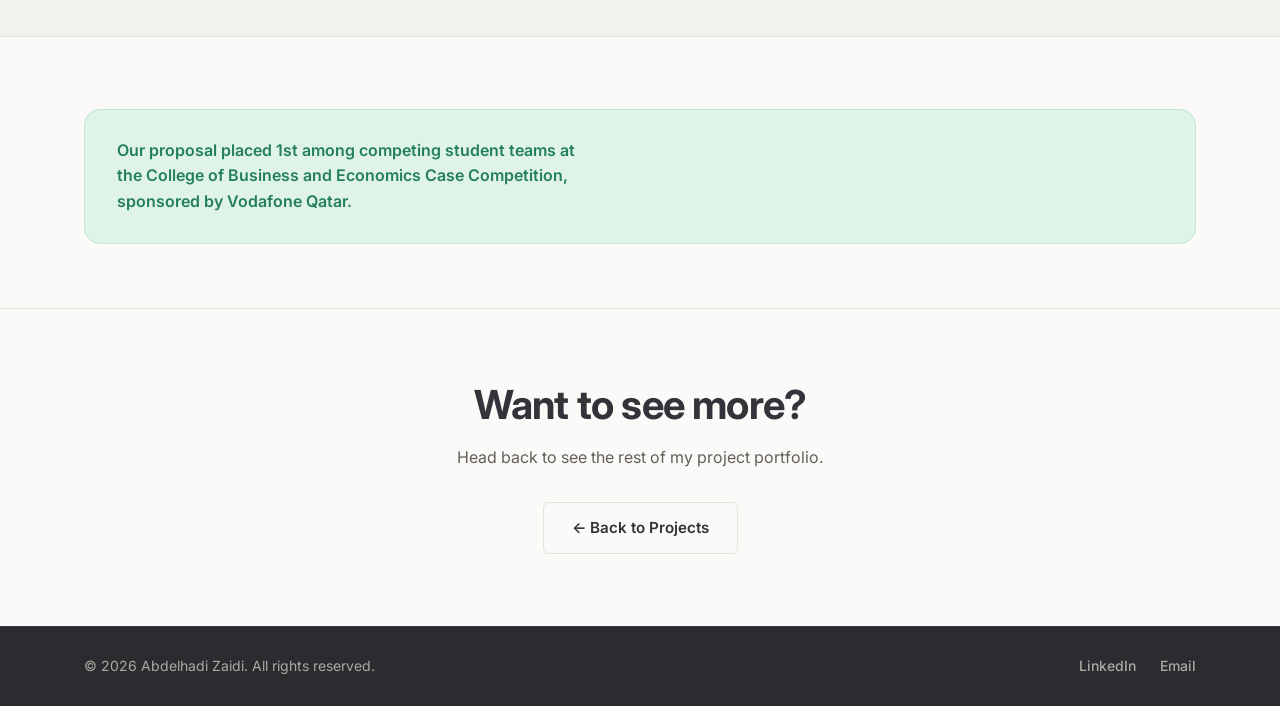
<file: vodafone-case-study.html>
<!DOCTYPE html>
<html lang="en">
<head>
  <meta charset="UTF-8">
  <meta name="viewport" content="width=device-width, initial-scale=1.0">
  <title>Vodafone Qatar Sustainability Case Study: 1st Place | Abdelhadi Zaidi</title>
  <meta name="description" content="Case study: a 1st-place winning business case proposing IoT-enabled smart waste management and a unified national health system for Vodafone Qatar, tied to UN Sustainability Goals.">
  <link rel="icon" type="image/png" sizes="32x32" href="images/favicon-32.png">
  <link rel="icon" type="image/png" sizes="16x16" href="images/favicon-16.png">
  <link rel="apple-touch-icon" href="images/apple-touch-icon.png">
  <link rel="shortcut icon" href="favicon.ico">

  <!-- Open Graph / social link previews. og:url and og:image use relative paths for
       now (fine for local preview) — once deployed, update them to absolute URLs
       (https://yourdomain.com/...) so LinkedIn/WhatsApp/etc. can fetch the image. -->
  <meta property="og:type" content="website">
  <meta property="og:site_name" content="Abdelhadi Zaidi">
  <!-- <meta property="og:url" content="https://yourdomain.com/vodafone-case-study.html"> -->
  <meta property="og:title" content="Vodafone Qatar Sustainability Case Study: 1st Place | Abdelhadi Zaidi">
  <meta property="og:description" content="Case study: a 1st-place winning business case proposing IoT-enabled smart waste management and a unified national health system for Vodafone Qatar, tied to UN Sustainability Goals.">
  <meta property="og:image" content="images/vodafone/hero.jpg">
  <meta name="twitter:card" content="summary_large_image">
  <meta name="twitter:title" content="Vodafone Qatar Sustainability Case Study: 1st Place | Abdelhadi Zaidi">
  <meta name="twitter:description" content="Case study: a 1st-place winning business case proposing IoT-enabled smart waste management and a unified national health system for Vodafone Qatar, tied to UN Sustainability Goals.">
  <meta name="twitter:image" content="images/vodafone/hero.jpg">
  <link rel="preconnect" href="https://fonts.googleapis.com">
  <link href="https://fonts.googleapis.com/css2?family=Inter:wght@400;500;600;700;800&display=swap" rel="stylesheet">
  <link rel="stylesheet" href="css/style.css?v=3">
</head>
<body>

  <!-- ===== Navigation ===== -->
  <header class="site-header">
    <nav class="navbar container">
      <a href="index.html#top" class="logo">Abdelhadi<span class="accent">.</span>Zaidi</a>
      <ul class="nav-links">
        <li><a href="index.html#about">About</a></li>
        <li><a href="index.html#projects">Projects</a></li>
        <li><a href="index.html#contact" class="btn btn-small">Contact</a></li>
      </ul>
    </nav>
  </header>

  <main>
    <div class="container">
      <a href="index.html#projects" class="breadcrumb-back">← Back to Projects</a>
    </div>

    <!-- ===== Case Hero ===== -->
    <section class="case-hero">
      <div class="container">
        <div class="case-hero-media">
          <img src="images/vodafone/hero.jpg" alt="Vodafone retail store interior in Qatar" loading="lazy">
        </div>
        <p class="eyebrow">Case Study: Case Competition · 🏆 1st Place</p>
        <div class="case-title-row">
          <h1>Vodafone Qatar Sustainability Case Study</h1>
        </div>
        <p class="case-tagline">A winning case-competition proposal for Vodafone Qatar: IoT-enabled smart waste management and a unified national health record system, each mapped to UN Sustainable Development Goals and Qatar National Vision 2030.</p>

        <ul class="case-meta-list">
          <li class="case-meta-item">
            <span class="meta-label">Team</span>
            <span class="meta-value">5-Person Group</span>
          </li>
          <li class="case-meta-item">
            <span class="meta-label">Competition</span>
            <span class="meta-value">College of Business Case Competition</span>
          </li>
          <li class="case-meta-item">
            <span class="meta-label">Year</span>
            <span class="meta-value">2022 · Sponsored by Vodafone</span>
          </li>
          <li class="case-meta-item">
            <span class="meta-label">Result</span>
            <span class="meta-value">1st Place</span>
          </li>
        </ul>
      </div>
    </section>

    <!-- ===== The Brief ===== -->
    <section class="case-section">
      <div class="container case-body">
        <h2>The Brief</h2>
        <p>
          Vodafone Qatar (the world's fastest mobile network per Ookla's Q3/Q4 2022 Speedtest Intelligence
          analysis, and the first operator globally to go live with commercial 5G) sponsored a case
          competition asking teams to propose an idea helping Vodafone Qatar advance at least one of four UN
          Sustainable Development Goals: <strong>#3 Good Health &amp; Well-being</strong>,
          <strong>#7 Affordable &amp; Clean Energy</strong>, <strong>#11 Sustainable Cities &amp;
          Communities</strong>, or <strong>#13 Climate Action</strong>, with strong relevance to both
          Vodafone Qatar as a telecom/technology enabler and to Qatar National Vision 2030.
        </p>
        <p>
          Submissions needed a clear problem statement, a practical idea, tangible impact metrics, and a
          rationale for feasibility. Our five-person team targeted <strong>two</strong> SDGs at once:
          smart waste management and a unified national health system, and placed 1st among competing
          student teams from the College of Business and Economics at Qatar University.
        </p>
      </div>
    </section>

    <!-- ===== Solution 1: Waste Management ===== -->
    <section class="case-section" style="background: var(--color-bg-alt);">
      <div class="container case-body">
        <h2>Solution 1: IoT Smart Waste Management</h2>
        <p>
          Qatar generates roughly <strong>2.5 million tons of waste annually</strong> (about 2.5 kg per
          person per day), and Lusail alone is projected to house 200,000 residents. Collection today runs
          on a fixed schedule rather than actual fill-level, causing overflow (health/pollution risk),
          inefficient routes, and unnecessary fuel, labor, and equipment cost.
        </p>
        <p>We evaluated two alternatives:</p>
        <ul class="case-list">
          <li><strong>Alternative 1 (new solar-powered smart bins):</strong> purpose-built bins with sensors, solar power, and driver-navigation tablets. Per-unit cost: <strong>~$550</strong>.</li>
          <li><strong>Alternative 2 (retrofit existing bins):</strong> add fill-level sensors ($140), a small solar panel ($20), and installation labor ($110) to bins already in place. Per-unit cost: <strong>~$270</strong>, roughly half the cost of buying new.</li>
        </ul>

        <div class="figure-grid">
          <figure class="figure-card">
            <img src="images/vodafone/smart-bin.jpg" alt="Solar-powered smart waste bin with recyclable and general waste compartments" loading="lazy">
            <figcaption class="figure-caption">Reference design: a solar-powered smart bin with sensor-enabled compartments.</figcaption>
          </figure>
          <figure class="figure-card">
            <img src="images/vodafone/sensor-device.jpg" alt="IoT fill-level sensor device used for the retrofit recommendation" loading="lazy">
            <figcaption class="figure-caption">The IoT fill-level sensor at the core of the retrofit recommendation.</figcaption>
          </figure>
        </div>

        <div class="stat-grid" style="margin-top: 32px;">
          <div class="stat-card">
            <div class="stat-number">−60%</div>
            <div class="stat-label">Reduction in collection trip cost</div>
          </div>
          <div class="stat-card">
            <div class="stat-number">−70%</div>
            <div class="stat-label">Reduction in fuel cost</div>
          </div>
          <div class="stat-card">
            <div class="stat-number">24 mo</div>
            <div class="stat-label">Phased rollout, by city, with pilot testing</div>
          </div>
        </div>

        <p style="margin-top: 24px;">
          <strong>Recommendation:</strong> retrofit existing bins rather than replace them: cheaper,
          faster to deploy, and directly targets SDG 3 (Health), SDG 11 (Sustainable Cities), and SDG 13
          (Climate Action).
        </p>
      </div>
    </section>

    <!-- ===== Solution 2: Health System ===== -->
    <section class="case-section">
      <div class="container case-body">
        <h2>Solution 2: A Unified National Health System</h2>
        <p>
          Qatar's healthcare records are split across public and private providers, so doctors often lack a
          patient's full treatment history. Heavy manual record-keeping drives up costs, and the average
          person spends an estimated <strong>QR 47,000</strong> on healthcare, some of it wasted on
          incorrect or duplicate medication caused by incomplete records.
        </p>
        <p>We compared two alternatives:</p>
        <ul class="case-list">
          <li><strong>Alternative 1 (build a new app)</strong> with Vodafone Qatar and Microsoft Azure: global accessibility, but total cost <strong>~$531,250</strong> (development + maintenance + testing).</li>
          <li><strong>Alternative 2 (expand MyHealth)</strong>, the Ministry of Health's existing system, with Vodafone Qatar's support: linked directly to Qatar ID, government-secured, and total cost only <strong>~$100,000</strong>.</li>
        </ul>
        <p>
          We benchmarked the concept against the UK's NHS, a similar unified system credited with helping
          keep UK healthcare spending below several peer countries.
        </p>

        <div class="figure-grid single">
          <figure class="figure-card">
            <img src="images/vodafone/healthcare-spending-chart.jpg" alt="Chart comparing per-capita healthcare spending across the US, Germany, G7 average, France, Japan, EU14 average, Canada, UK, OECD average, and Italy" loading="lazy">
            <figcaption class="figure-caption">Per-capita healthcare spending comparison (Health Foundation REAL Centre, OECD/ONS data), cited to support the case for a unified, government-linked health record system.</figcaption>
          </figure>
        </div>

        <p style="margin-top: 24px;">
          <strong>Recommendation:</strong> expand MyHealth rather than build new: over 5x cheaper, faster
          to deploy, already MoH-approved, and more secure by virtue of staying within existing government
          infrastructure. Targets SDG 3 (Health) and SDG 11 (Sustainable Cities), with a phased rollout by
          medical institution over 24 months.
        </p>
      </div>
    </section>

    <!-- ===== Additional Ideas & Metrics ===== -->
    <section class="case-section" style="background: var(--color-bg-alt);">
      <div class="container case-body">
        <h2>Additional Ideas &amp; Impact Metrics</h2>
        <p>Beyond the two core proposals, we flagged two further opportunities worth exploring:</p>
        <ul class="case-list">
          <li><strong>Queue management:</strong> IoT devices at land borders/ports to monitor fuel usage of incoming vehicles, with AI-assisted queue optimization.</li>
          <li><strong>Air quality improvement:</strong> IoT air-quality monitoring in high-pollution areas, paired with targeted air-purifying installations.</li>
        </ul>
        <p style="margin-top: 20px;">To track real progress post-launch, we proposed measuring:</p>
        <ul class="case-list">
          <li>Fuel consumption per collection vehicle and sensor real-time feedback rate.</li>
          <li>Percentage of overfilled bins before vs. after rollout.</li>
          <li>Customer sentiment on environmental practices, and employee satisfaction tied to sustainability goals.</li>
        </ul>
      </div>
    </section>

    <!-- ===== Result ===== -->
    <section class="case-section">
      <div class="container">
        <div class="callout-banner">
          <p>Our proposal placed 1st among competing student teams at the College of Business and Economics Case Competition, sponsored by Vodafone Qatar.</p>
        </div>
      </div>
    </section>

    <!-- ===== Bottom CTA ===== -->
    <section class="case-cta-footer container">
      <h2>Want to see more?</h2>
      <p>Head back to see the rest of my project portfolio.</p>
      <div class="hero-actions" style="justify-content:center;">
        <a href="index.html#projects" class="btn btn-outline">← Back to Projects</a>
      </div>
    </section>
  </main>

  <!-- ===== Footer ===== -->
  <footer class="site-footer">
    <div class="container footer-inner">
      <p>&copy; <span id="year"></span> Abdelhadi Zaidi. All rights reserved.</p>
      <div class="social-links">
        <a href="https://www.linkedin.com/in/hadi-z-843a4a360/" target="_blank" rel="noopener" aria-label="LinkedIn">LinkedIn</a>
        <a href="mailto:hadi00x@hotmail.fr" aria-label="Email">Email</a>
      </div>
    </div>
  </footer>

  <script src="js/script.js"></script>
</body>
</html>
</file>
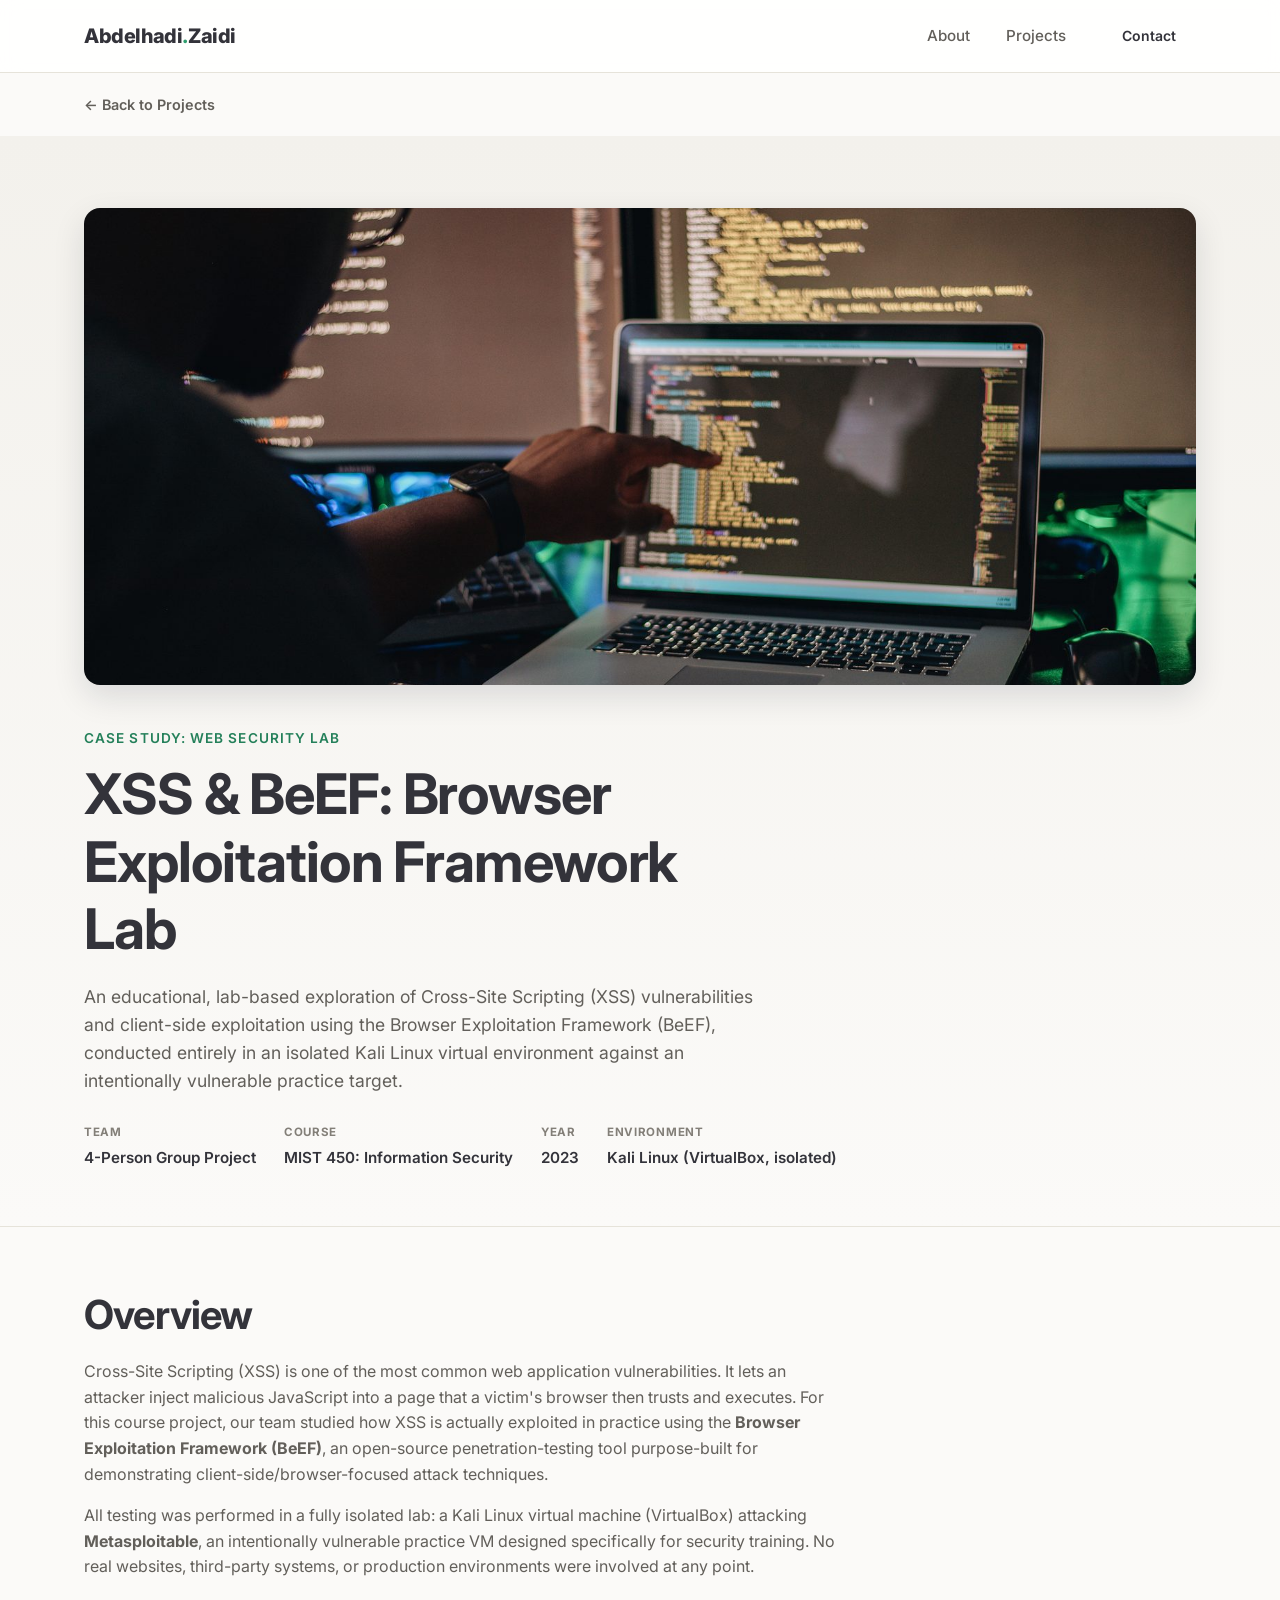
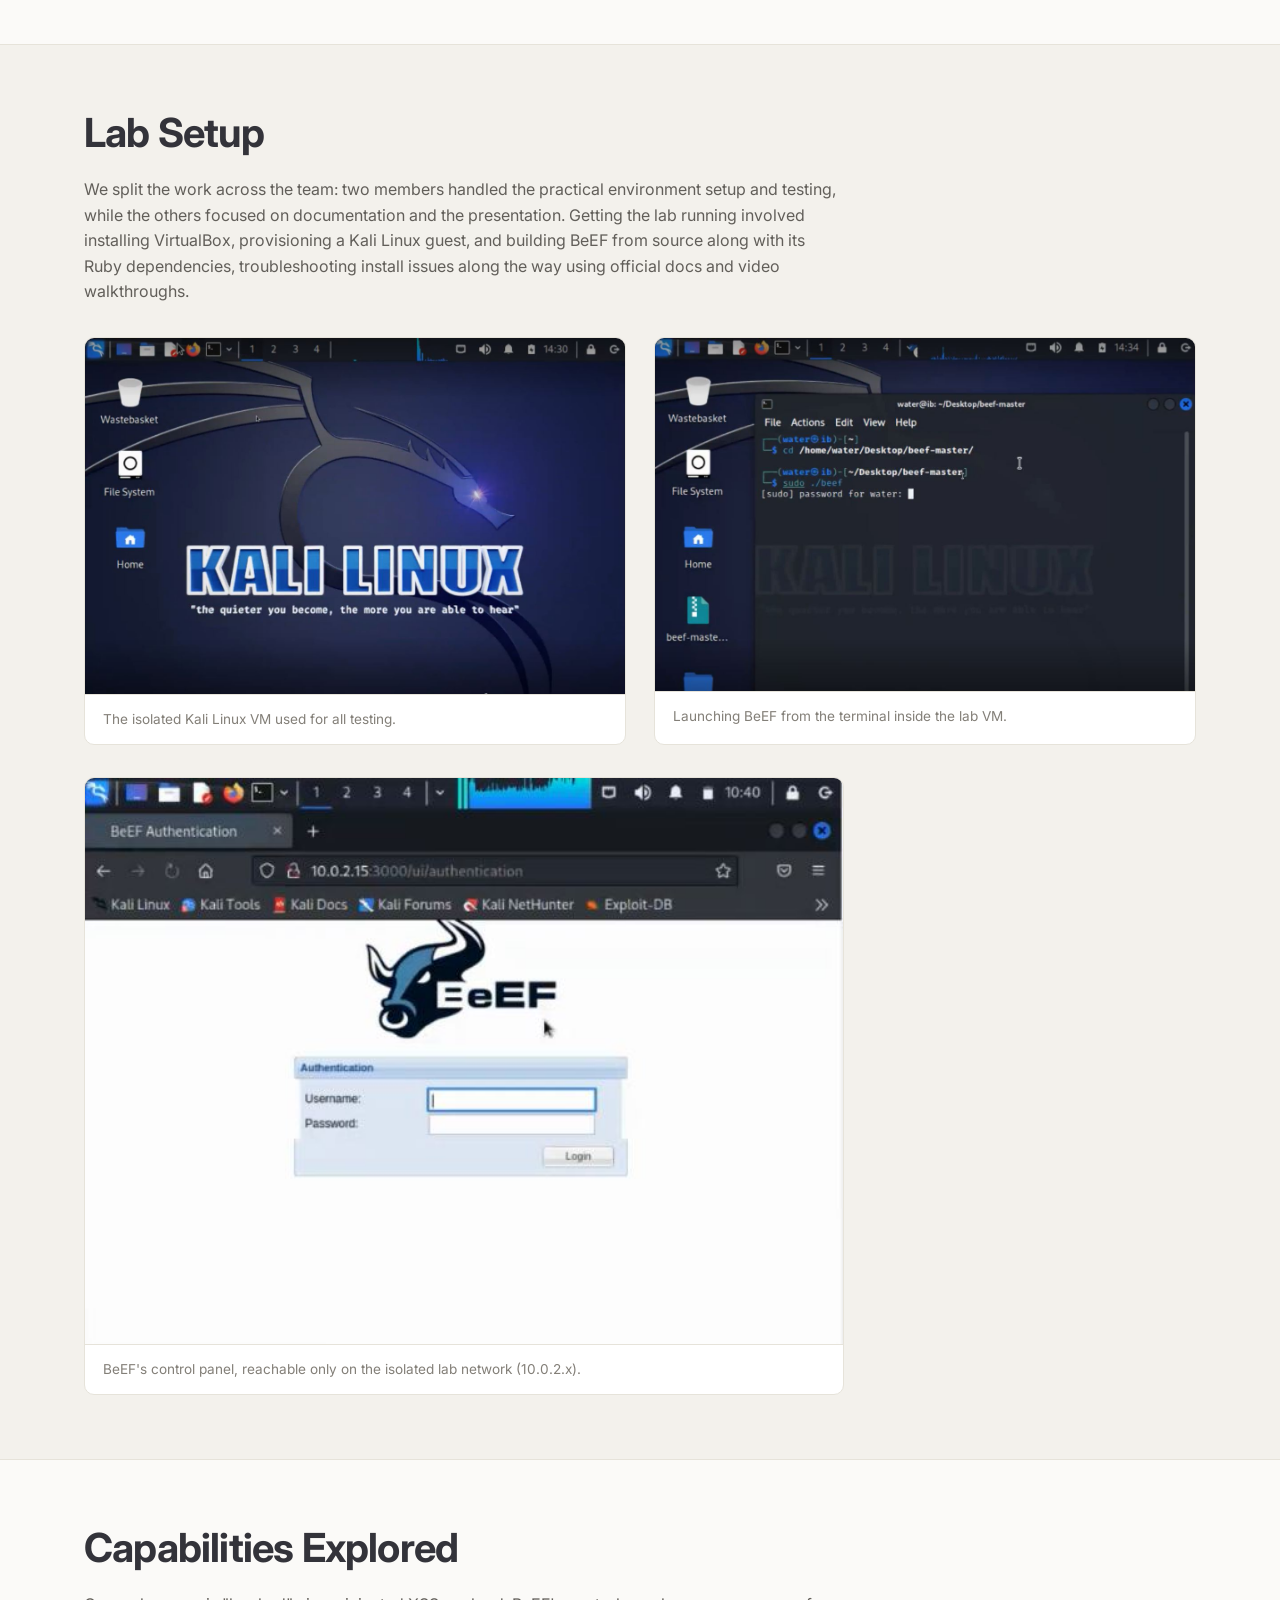
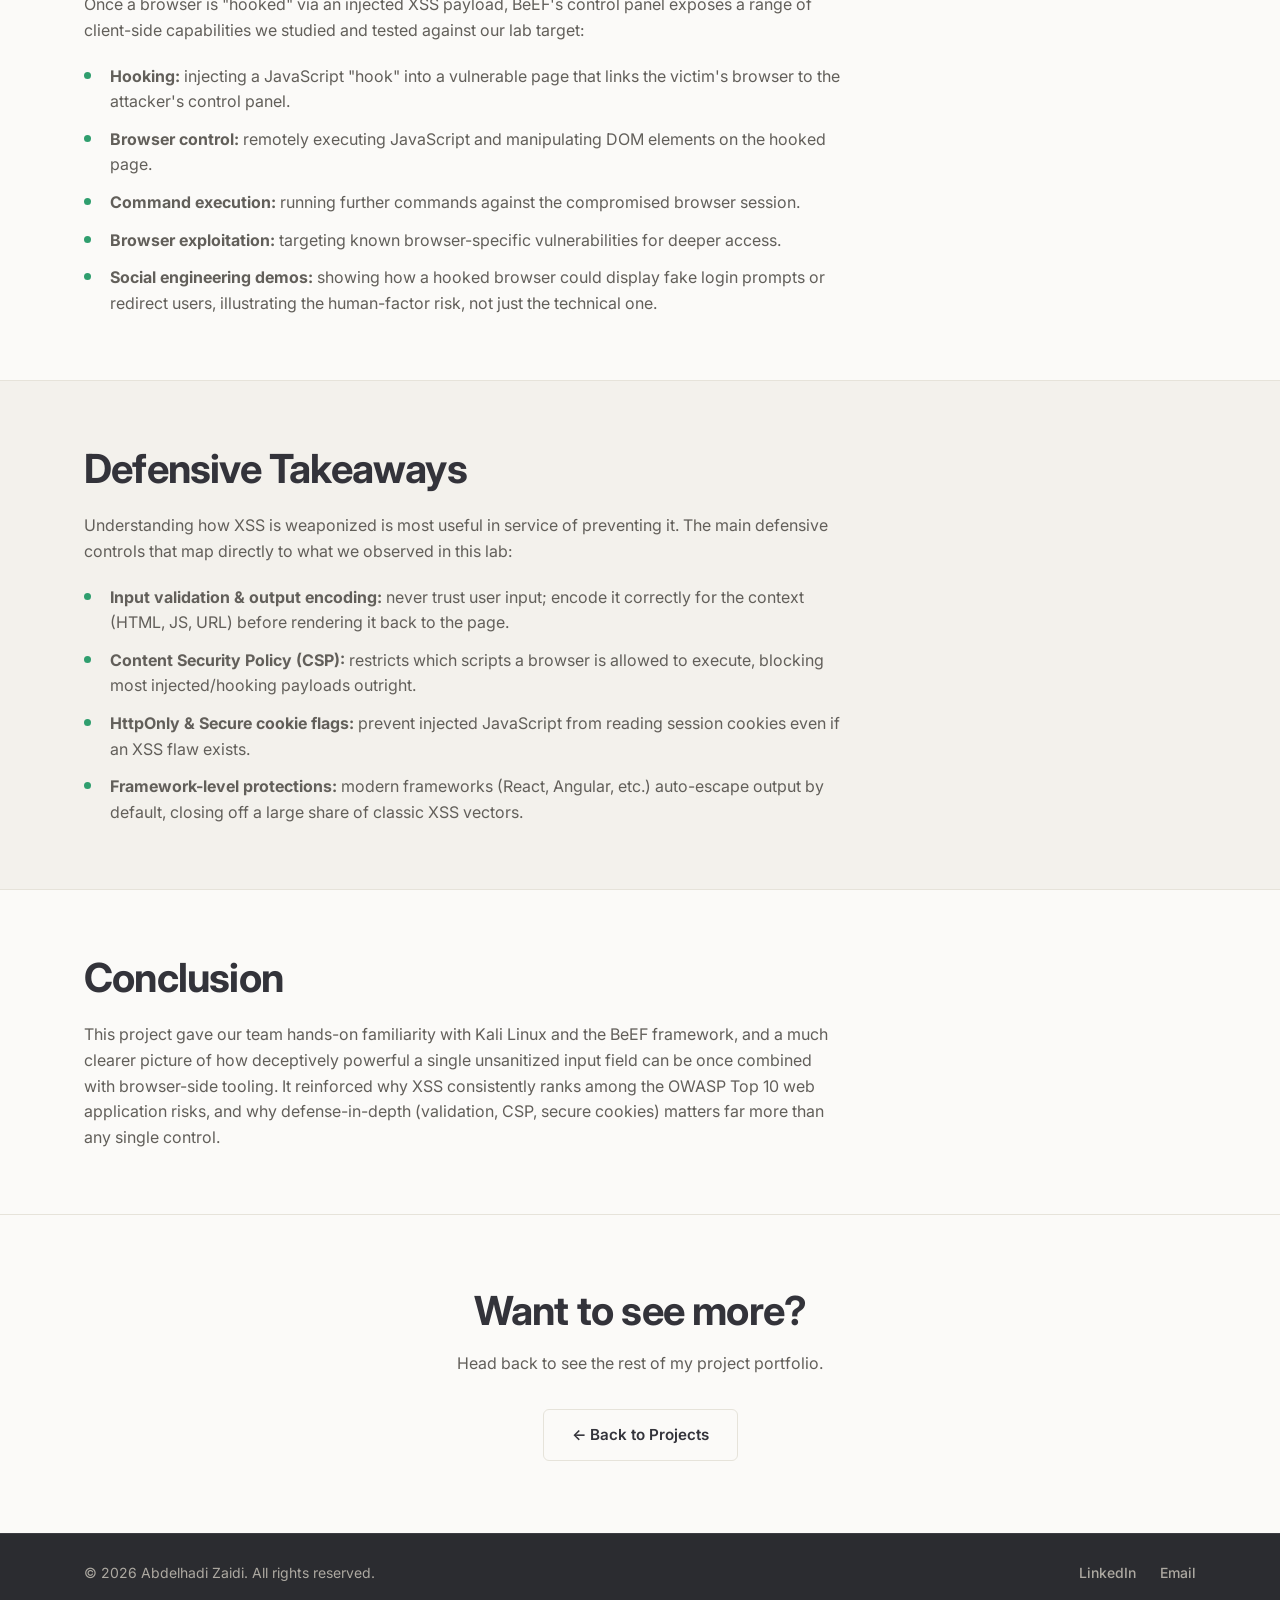
<file: xss-beef-project.html>
<!DOCTYPE html>
<html lang="en">
<head>
  <meta charset="UTF-8">
  <meta name="viewport" content="width=device-width, initial-scale=1.0">
  <title>XSS &amp; BeEF Browser Exploitation Lab | Abdelhadi Zaidi</title>
  <meta name="description" content="Case study: an educational web-security lab exploring Cross-Site Scripting (XSS) and the Browser Exploitation Framework (BeEF) in an isolated Kali Linux environment.">
  <link rel="icon" type="image/png" sizes="32x32" href="images/favicon-32.png">
  <link rel="icon" type="image/png" sizes="16x16" href="images/favicon-16.png">
  <link rel="apple-touch-icon" href="images/apple-touch-icon.png">
  <link rel="shortcut icon" href="favicon.ico">

  <!-- Open Graph / social link previews. og:url and og:image use relative paths for
       now (fine for local preview) — once deployed, update them to absolute URLs
       (https://yourdomain.com/...) so LinkedIn/WhatsApp/etc. can fetch the image. -->
  <meta property="og:type" content="website">
  <meta property="og:site_name" content="Abdelhadi Zaidi">
  <!-- <meta property="og:url" content="https://yourdomain.com/xss-beef-project.html"> -->
  <meta property="og:title" content="XSS &amp; BeEF Browser Exploitation Lab | Abdelhadi Zaidi">
  <meta property="og:description" content="Case study: an educational web-security lab exploring Cross-Site Scripting (XSS) and the Browser Exploitation Framework (BeEF) in an isolated Kali Linux environment.">
  <meta property="og:image" content="images/xss-beef/hero.jpg">
  <meta name="twitter:card" content="summary_large_image">
  <meta name="twitter:title" content="XSS &amp; BeEF Browser Exploitation Lab | Abdelhadi Zaidi">
  <meta name="twitter:description" content="Case study: an educational web-security lab exploring Cross-Site Scripting (XSS) and the Browser Exploitation Framework (BeEF) in an isolated Kali Linux environment.">
  <meta name="twitter:image" content="images/xss-beef/hero.jpg">
  <link rel="preconnect" href="https://fonts.googleapis.com">
  <link href="https://fonts.googleapis.com/css2?family=Inter:wght@400;500;600;700;800&display=swap" rel="stylesheet">
  <link rel="stylesheet" href="css/style.css?v=3">
</head>
<body>

  <!-- ===== Navigation ===== -->
  <header class="site-header">
    <nav class="navbar container">
      <a href="index.html#top" class="logo">Abdelhadi<span class="accent">.</span>Zaidi</a>
      <ul class="nav-links">
        <li><a href="index.html#about">About</a></li>
        <li><a href="index.html#projects">Projects</a></li>
        <li><a href="index.html#contact" class="btn btn-small">Contact</a></li>
      </ul>
    </nav>
  </header>

  <main>
    <div class="container">
      <a href="index.html#projects" class="breadcrumb-back">← Back to Projects</a>
    </div>

    <!-- ===== Case Hero ===== -->
    <section class="case-hero">
      <div class="container">
        <div class="case-hero-media">
          <img src="images/xss-beef/hero.jpg" alt="Security researcher analyzing code on a laptop" loading="lazy">
        </div>
        <p class="eyebrow">Case Study: Web Security Lab</p>
        <div class="case-title-row">
          <h1>XSS &amp; BeEF: Browser Exploitation Framework Lab</h1>
        </div>
        <p class="case-tagline">An educational, lab-based exploration of Cross-Site Scripting (XSS) vulnerabilities and client-side exploitation using the Browser Exploitation Framework (BeEF), conducted entirely in an isolated Kali Linux virtual environment against an intentionally vulnerable practice target.</p>

        <ul class="case-meta-list">
          <li class="case-meta-item">
            <span class="meta-label">Team</span>
            <span class="meta-value">4-Person Group Project</span>
          </li>
          <li class="case-meta-item">
            <span class="meta-label">Course</span>
            <span class="meta-value">MIST 450: Information Security</span>
          </li>
          <li class="case-meta-item">
            <span class="meta-label">Year</span>
            <span class="meta-value">2023</span>
          </li>
          <li class="case-meta-item">
            <span class="meta-label">Environment</span>
            <span class="meta-value">Kali Linux (VirtualBox, isolated)</span>
          </li>
        </ul>
      </div>
    </section>

    <!-- ===== Overview ===== -->
    <section class="case-section">
      <div class="container case-body">
        <h2>Overview</h2>
        <p>
          Cross-Site Scripting (XSS) is one of the most common web application vulnerabilities. It lets an
          attacker inject malicious JavaScript into a page that a victim's browser then trusts and executes.
          For this course project, our team studied how XSS is actually exploited in practice using the
          <strong>Browser Exploitation Framework (BeEF)</strong>, an open-source penetration-testing tool
          purpose-built for demonstrating client-side/browser-focused attack techniques.
        </p>
        <p>
          All testing was performed in a fully isolated lab: a Kali Linux virtual machine (VirtualBox)
          attacking <strong>Metasploitable</strong>, an intentionally vulnerable practice VM designed
          specifically for security training. No real websites, third-party systems, or production
          environments were involved at any point.
        </p>
      </div>
    </section>

    <!-- ===== Lab Setup ===== -->
    <section class="case-section" style="background: var(--color-bg-alt);">
      <div class="container case-body">
        <h2>Lab Setup</h2>
        <p>
          We split the work across the team: two members handled the practical environment setup and
          testing, while the others focused on documentation and the presentation. Getting the lab running
          involved installing VirtualBox, provisioning a Kali Linux guest, and building BeEF from source
          along with its Ruby dependencies, troubleshooting install issues along the way using official
          docs and video walkthroughs.
        </p>
        <div class="figure-grid">
          <figure class="figure-card">
            <img src="images/xss-beef/kali-desktop.jpg" alt="Kali Linux desktop environment in VirtualBox" loading="lazy">
            <figcaption class="figure-caption">The isolated Kali Linux VM used for all testing.</figcaption>
          </figure>
          <figure class="figure-card">
            <img src="images/xss-beef/terminal-launch.jpg" alt="Terminal launching the BeEF framework from the beef-master directory" loading="lazy">
            <figcaption class="figure-caption">Launching BeEF from the terminal inside the lab VM.</figcaption>
          </figure>
        </div>
        <div class="figure-grid single">
          <figure class="figure-card">
            <img src="images/xss-beef/beef-login.jpg" alt="BeEF authentication panel loaded in the browser at a local IP address" loading="lazy">
            <figcaption class="figure-caption">BeEF's control panel, reachable only on the isolated lab network (10.0.2.x).</figcaption>
          </figure>
        </div>
      </div>
    </section>

    <!-- ===== Capabilities Explored ===== -->
    <section class="case-section">
      <div class="container case-body">
        <h2>Capabilities Explored</h2>
        <p>Once a browser is "hooked" via an injected XSS payload, BeEF's control panel exposes a range of client-side capabilities we studied and tested against our lab target:</p>
        <ul class="case-list">
          <li><strong>Hooking:</strong> injecting a JavaScript "hook" into a vulnerable page that links the victim's browser to the attacker's control panel.</li>
          <li><strong>Browser control:</strong> remotely executing JavaScript and manipulating DOM elements on the hooked page.</li>
          <li><strong>Command execution:</strong> running further commands against the compromised browser session.</li>
          <li><strong>Browser exploitation:</strong> targeting known browser-specific vulnerabilities for deeper access.</li>
          <li><strong>Social engineering demos:</strong> showing how a hooked browser could display fake login prompts or redirect users, illustrating the human-factor risk, not just the technical one.</li>
        </ul>
      </div>
    </section>

    <!-- ===== Defensive Takeaways ===== -->
    <section class="case-section" style="background: var(--color-bg-alt);">
      <div class="container case-body">
        <h2>Defensive Takeaways</h2>
        <p>
          Understanding how XSS is weaponized is most useful in service of preventing it. The main
          defensive controls that map directly to what we observed in this lab:
        </p>
        <ul class="case-list">
          <li><strong>Input validation &amp; output encoding:</strong> never trust user input; encode it correctly for the context (HTML, JS, URL) before rendering it back to the page.</li>
          <li><strong>Content Security Policy (CSP):</strong> restricts which scripts a browser is allowed to execute, blocking most injected/hooking payloads outright.</li>
          <li><strong>HttpOnly &amp; Secure cookie flags:</strong> prevent injected JavaScript from reading session cookies even if an XSS flaw exists.</li>
          <li><strong>Framework-level protections:</strong> modern frameworks (React, Angular, etc.) auto-escape output by default, closing off a large share of classic XSS vectors.</li>
        </ul>
      </div>
    </section>

    <!-- ===== Conclusion ===== -->
    <section class="case-section">
      <div class="container case-body">
        <h2>Conclusion</h2>
        <p>
          This project gave our team hands-on familiarity with Kali Linux and the BeEF framework, and a
          much clearer picture of how deceptively powerful a single unsanitized input field can be once
          combined with browser-side tooling. It reinforced why XSS consistently ranks among the OWASP Top
          10 web application risks, and why defense-in-depth (validation, CSP, secure cookies) matters far
          more than any single control.
        </p>
      </div>
    </section>

    <!-- ===== Bottom CTA ===== -->
    <section class="case-cta-footer container">
      <h2>Want to see more?</h2>
      <p>Head back to see the rest of my project portfolio.</p>
      <div class="hero-actions" style="justify-content:center;">
        <a href="index.html#projects" class="btn btn-outline">← Back to Projects</a>
      </div>
    </section>
  </main>

  <!-- ===== Footer ===== -->
  <footer class="site-footer">
    <div class="container footer-inner">
      <p>&copy; <span id="year"></span> Abdelhadi Zaidi. All rights reserved.</p>
      <div class="social-links">
        <a href="https://www.linkedin.com/in/hadi-z-843a4a360/" target="_blank" rel="noopener" aria-label="LinkedIn">LinkedIn</a>
        <a href="mailto:hadi00x@hotmail.fr" aria-label="Email">Email</a>
      </div>
    </div>
  </footer>

  <script src="js/script.js"></script>
</body>
</html>
</file>
<file: css/style.css>
/* =============================================================
   Portfolio Stylesheet
   Table of Contents:
   1. Variables & Reset
   2. Base Typography
   3. Layout Helpers
   4. Buttons
   5. Header / Navigation
   6. Hero Section
   7. Projects Section
   8. About Section
   9. Contact Section
   10. Footer
   11. Responsive Breakpoints
   ============================================================= */

/* ---------- 1. Variables & Reset ---------- */
:root {
  /* Color palette — warm, low-contrast neutrals + muted emerald accent */
  --color-bg: #fbfaf8;
  --color-bg-alt: #f3f1ec;
  --color-surface: #ffffff;
  --color-border: #e6e3da;

  --color-text: #33333a;
  --color-text-muted: #625f5a;
  --color-text-subtle: #837f78;

  --color-accent: #2f9e6e;
  --color-accent-dark: #24805a;
  --color-accent-light: #dff3e8;

  --color-dark: #2b2c30;
  --color-dark-alt: #35363b;

  --font-base: 'Inter', -apple-system, BlinkMacSystemFont, 'Segoe UI', sans-serif;

  --radius-sm: 6px;
  --radius-md: 10px;
  --radius-lg: 16px;

  --shadow-sm: 0 1px 2px rgba(16, 24, 40, 0.06);
  --shadow-md: 0 4px 16px rgba(16, 24, 40, 0.08);
  --shadow-lg: 0 12px 32px rgba(16, 24, 40, 0.12);

  --transition: 0.2s ease;
  --max-width: 1160px;
}

* {
  margin: 0;
  padding: 0;
  box-sizing: border-box;
}

html {
  scroll-behavior: smooth;
}

body {
  font-family: var(--font-base);
  color: var(--color-text);
  background: var(--color-bg);
  line-height: 1.6;
  -webkit-font-smoothing: antialiased;
}

img {
  max-width: 100%;
  display: block;
}

a {
  color: inherit;
  text-decoration: none;
}

ul {
  list-style: none;
}

button {
  font-family: inherit;
  cursor: pointer;
  border: none;
  background: none;
}

input,
textarea {
  font-family: inherit;
  font-size: 1rem;
}

/* ---------- 2. Base Typography ---------- */
h1, h2, h3, h4 {
  font-weight: 700;
  line-height: 1.2;
  letter-spacing: -0.02em;
  color: var(--color-text);
}

h1 { font-size: clamp(2.25rem, 4vw + 1rem, 3.5rem); }
h2 { font-size: clamp(1.75rem, 2.5vw + 1rem, 2.5rem); }
h3 { font-size: 1.25rem; }

p {
  color: var(--color-text-muted);
}

.eyebrow {
  display: inline-block;
  font-size: 0.85rem;
  font-weight: 600;
  color: var(--color-accent-dark);
  text-transform: uppercase;
  letter-spacing: 0.08em;
  margin-bottom: 0.75rem;
}

.accent {
  color: var(--color-accent);
}

/* ---------- 3. Layout Helpers ---------- */
.container {
  width: 100%;
  max-width: var(--max-width);
  margin-inline: auto;
  padding-inline: 24px;
}

section {
  padding-block: 96px;
}

.section-heading {
  text-align: center;
  max-width: 640px;
  margin: 0 auto 56px;
}

.section-subtext {
  margin-top: 12px;
  font-size: 1.05rem;
}

/* ---------- 4. Buttons ---------- */
.btn {
  display: inline-flex;
  align-items: center;
  justify-content: center;
  gap: 8px;
  padding: 13px 28px;
  border-radius: var(--radius-sm);
  font-weight: 600;
  font-size: 0.95rem;
  transition: transform var(--transition), box-shadow var(--transition),
    background var(--transition), color var(--transition), border-color var(--transition);
  white-space: nowrap;
}

.btn:disabled {
  opacity: 0.65;
  cursor: not-allowed;
  transform: none;
}

.btn-primary {
  background: var(--color-accent);
  color: #ffffff;
  box-shadow: var(--shadow-sm);
}

.btn-primary:hover {
  background: var(--color-accent-dark);
  transform: translateY(-2px);
  box-shadow: var(--shadow-md);
}

.btn-outline {
  background: transparent;
  color: var(--color-text);
  border: 1.5px solid var(--color-border);
}

.btn-outline:hover {
  border-color: var(--color-accent);
  color: var(--color-accent-dark);
  transform: translateY(-2px);
}

.btn-small {
  padding: 9px 20px;
  font-size: 0.875rem;
}

.btn-full {
  width: 100%;
}

/* ---------- 5. Header / Navigation ---------- */
.site-header {
  position: sticky;
  top: 0;
  z-index: 100;
  background: rgba(255, 255, 255, 0.85);
  backdrop-filter: blur(10px);
  -webkit-backdrop-filter: blur(10px);
  border-bottom: 1px solid var(--color-border);
}

.navbar {
  display: flex;
  align-items: center;
  justify-content: space-between;
  height: 72px;
}

.logo {
  font-size: 1.25rem;
  font-weight: 800;
  letter-spacing: -0.02em;
  color: var(--color-text);
}

.nav-links {
  display: flex;
  align-items: center;
  gap: 36px;
}

.nav-links a:not(.btn) {
  font-weight: 500;
  font-size: 0.95rem;
  color: var(--color-text-muted);
  transition: color var(--transition);
  position: relative;
}

.nav-links a:not(.btn):hover {
  color: var(--color-text);
}

.nav-social-icons {
  display: flex;
  align-items: center;
  gap: 16px;
}

.nav-social-icons a {
  display: flex;
  color: var(--color-text-muted);
  transition: color var(--transition);
}

.nav-social-icons a:hover {
  color: var(--color-accent-dark);
}

.nav-social-icons svg {
  width: 19px;
  height: 19px;
  display: block;
}

.nav-toggle {
  display: none;
  flex-direction: column;
  justify-content: center;
  gap: 5px;
  width: 32px;
  height: 32px;
}

.nav-toggle span {
  display: block;
  width: 100%;
  height: 2px;
  background: var(--color-text);
  border-radius: 2px;
  transition: transform var(--transition), opacity var(--transition);
}

/* ---------- 6. Hero Section ---------- */
.hero {
  position: relative;
  overflow: hidden;
  padding-block: 120px 96px;
  display: flex;
  align-items: center;
  min-height: 70vh;
}

.hero-bg-photo {
  position: absolute;
  top: 0;
  right: 0;
  bottom: 0;
  width: 50%;
  z-index: 0;
  pointer-events: none;
  overflow: hidden;
}

/* Soft edge fade — blending only happens at the borders, the photo itself stays sharp. */
.hero-bg-photo::before {
  content: "";
  position: absolute;
  inset: 0;
  z-index: 2;
  background: linear-gradient(90deg, var(--color-bg) 0%, rgba(251, 250, 248, 0.45) 12%, transparent 32%);
}

.hero-bg-photo::after {
  content: "";
  position: absolute;
  inset: 0;
  z-index: 2;
  background:
    linear-gradient(180deg, var(--color-bg) 0%, transparent 14%),
    linear-gradient(0deg, var(--color-bg) 0%, transparent 14%);
}

.hero-photo-frame {
  position: relative;
  width: 100%;
  height: 100%;
}

.hero-photo-frame img {
  width: 100%;
  height: 100%;
  object-fit: cover;
  /* Biased down toward the tulip rows rather than the sky. */
  object-position: 50% 68%;
}

.hero-content {
  position: relative;
  z-index: 1;
  max-width: 620px;
}

.hero-content h1 {
  margin-bottom: 20px;
}

.hero-subtext {
  font-size: 1.15rem;
  max-width: 560px;
  margin-bottom: 24px;
}

.hero-quote {
  font-size: 1.05rem;
  font-style: italic;
  font-weight: 600;
  color: var(--color-accent-dark);
  padding-left: 18px;
  border-left: 3px solid var(--color-accent);
  margin-bottom: 36px;
}

.hero-actions {
  display: flex;
  gap: 16px;
  flex-wrap: wrap;
}

/* ---------- 7. Projects Section ---------- */
.projects {
  background: var(--color-bg-alt);
  border-block: 1px solid var(--color-border);
}

.project-grid {
  display: grid;
  grid-template-columns: repeat(3, 1fr);
  gap: 32px;
}

.project-card {
  background: var(--color-surface);
  border: 1px solid var(--color-border);
  border-radius: var(--radius-lg);
  overflow: hidden;
  transition: transform var(--transition), box-shadow var(--transition);
  display: flex;
  flex-direction: column;
}

.project-card.is-clickable {
  cursor: pointer;
}

.project-card:hover {
  transform: translateY(-6px);
  box-shadow: var(--shadow-lg);
}

.project-thumb {
  aspect-ratio: 16 / 10;
  background: linear-gradient(135deg, #ece9e2 0%, #dad6cb 100%);
  overflow: hidden;
}

.project-thumb img {
  width: 100%;
  height: 100%;
  object-fit: cover;
}

.project-body {
  padding: 24px;
  display: flex;
  flex-direction: column;
  gap: 10px;
  flex: 1;
}

.project-body h3 {
  margin-bottom: 2px;
}

.project-body p {
  font-size: 0.95rem;
  flex: 1;
}

.tag-list {
  display: flex;
  flex-wrap: wrap;
  gap: 8px;
  margin: 6px 0 4px;
}

.tag {
  font-size: 0.75rem;
  font-weight: 600;
  color: var(--color-accent-dark);
  background: var(--color-accent-light);
  padding: 5px 12px;
  border-radius: 999px;
}

.project-links {
  display: flex;
  gap: 18px;
  margin-top: 8px;
}

.project-link {
  font-size: 0.875rem;
  font-weight: 600;
  color: var(--color-text);
  transition: color var(--transition);
}

.project-link:hover {
  color: var(--color-accent-dark);
}

/* ---------- 8. About Section ---------- */
.about-photos {
  display: grid;
  grid-template-columns: 1.5fr 1fr;
  gap: 24px;
  margin-bottom: 56px;
}

.about-photos.single {
  grid-template-columns: 1fr;
  max-width: 640px;
}

.about-photo-card {
  position: relative;
  margin: 0;
  border-radius: var(--radius-lg);
  overflow: hidden;
  border: 1px solid var(--color-border);
  box-shadow: var(--shadow-md);
  background: var(--color-bg-alt);
}

.about-photo-card.wide {
  aspect-ratio: 4 / 3;
}

.about-photo-card.narrow {
  aspect-ratio: 3 / 4;
}

.about-photo-card img {
  width: 100%;
  height: 100%;
  object-fit: cover;
  display: block;
}

.about-photo-card.narrow img {
  object-position: 50% 12%;
}

.about-photo-card figcaption {
  position: absolute;
  left: 0;
  right: 0;
  bottom: 0;
  padding: 18px 20px 14px;
  background: linear-gradient(0deg, rgba(17, 18, 20, 0.78) 0%, rgba(17, 18, 20, 0.35) 65%, transparent 100%);
  color: #f4f2ee;
  font-size: 0.82rem;
  line-height: 1.45;
}

.about-grid {
  display: grid;
  grid-template-columns: 1.1fr 0.9fr;
  gap: 64px;
  align-items: start;
}

.about-bio h3 {
  margin-bottom: 16px;
}

.about-bio p {
  margin-bottom: 16px;
}

.about-bio p:last-child {
  margin-bottom: 0;
}

.about-skills {
  background: var(--color-bg-alt);
  border: 1px solid var(--color-border);
  border-radius: var(--radius-lg);
  padding: 32px;
}

.about-skills h3 {
  margin-bottom: 20px;
}

.skills-list li {
  position: relative;
  padding-left: 28px;
  margin-bottom: 14px;
  font-weight: 500;
  color: var(--color-text-muted);
}

.skills-list li:last-child {
  margin-bottom: 0;
}

.skills-list li::before {
  content: "";
  position: absolute;
  left: 0;
  top: 8px;
  width: 8px;
  height: 8px;
  border-radius: 50%;
  background: var(--color-accent);
}

/* ---------- 8b. Tools & Technologies Section ---------- */
.tools-section {
  background: var(--color-bg-alt);
  border-block: 1px solid var(--color-border);
}

.tool-chip-grid {
  display: flex;
  flex-wrap: wrap;
  justify-content: center;
  gap: 28px;
}

.tool-chip {
  display: flex;
  flex-direction: column;
  align-items: center;
  gap: 12px;
  width: 108px;
}

.tool-icon {
  display: flex;
  align-items: center;
  justify-content: center;
  width: 56px;
  height: 56px;
  border-radius: var(--radius-md);
  color: #ffffff;
  font-weight: 800;
  font-size: 0.95rem;
  letter-spacing: -0.02em;
  box-shadow: var(--shadow-md);
  transition: transform var(--transition);
}

.tool-chip:hover .tool-icon {
  transform: translateY(-4px);
}

.tool-name {
  font-size: 0.85rem;
  font-weight: 600;
  color: var(--color-text-muted);
  text-align: center;
}

/* ---------- 9. Contact Section ---------- */
.contact {
  background: var(--color-dark);
}

.contact .eyebrow {
  color: var(--color-accent);
}

.contact h2,
.contact .section-heading p:not(.eyebrow) {
  color: #f4f2ee;
}

.contact .section-subtext {
  color: #ada9a1;
}

.contact-inner {
  max-width: 720px;
}

.contact-cards {
  display: grid;
  grid-template-columns: repeat(2, 1fr);
  gap: 20px;
}

.contact-card {
  display: flex;
  flex-direction: column;
  align-items: center;
  text-align: center;
  gap: 10px;
  padding: 32px 20px;
  background: var(--color-dark-alt);
  border: 1.5px solid #46474d;
  border-radius: var(--radius-lg);
  transition: transform var(--transition), border-color var(--transition), box-shadow var(--transition);
}

.contact-card:hover {
  transform: translateY(-4px);
  border-color: var(--color-accent);
  box-shadow: var(--shadow-lg);
}

.contact-card-icon {
  display: flex;
  align-items: center;
  justify-content: center;
  width: 44px;
  height: 44px;
  border-radius: 50%;
  background: rgba(47, 158, 110, 0.12);
  color: var(--color-accent);
}

.contact-card-icon svg {
  width: 20px;
  height: 20px;
}

.contact-card-label {
  font-size: 0.72rem;
  font-weight: 700;
  text-transform: uppercase;
  letter-spacing: 0.06em;
  color: #8c8a83;
}

.contact-card-value {
  font-size: 0.98rem;
  font-weight: 600;
  color: #f4f2ee;
  word-break: break-word;
}

/* ---------- 10. Footer ---------- */
.site-footer {
  background: var(--color-dark);
  border-top: 1px solid #3c3d42;
  padding-block: 28px;
}

.footer-inner {
  display: flex;
  align-items: center;
  justify-content: space-between;
  flex-wrap: wrap;
  gap: 12px;
}

.footer-inner p {
  color: #ada9a1;
  font-size: 0.875rem;
}

.social-links {
  display: flex;
  gap: 24px;
}

.social-links a {
  font-size: 0.875rem;
  font-weight: 500;
  color: #ada9a1;
  transition: color var(--transition);
}

.social-links a:hover {
  color: var(--color-accent);
}

/* ---------- 11. Case Study Pages ---------- */
.breadcrumb-back {
  display: inline-flex;
  align-items: center;
  gap: 6px;
  padding: 20px 0;
  font-size: 0.9rem;
  font-weight: 600;
  color: var(--color-text-muted);
  transition: color var(--transition);
}

.breadcrumb-back:hover {
  color: var(--color-accent-dark);
}

.case-hero {
  position: relative;
  padding-block: 72px 56px;
  background: linear-gradient(180deg, var(--color-bg-alt) 0%, var(--color-bg) 100%);
  border-bottom: 1px solid var(--color-border);
}

.case-hero-media {
  aspect-ratio: 21 / 9;
  border-radius: var(--radius-lg);
  overflow: hidden;
  margin-bottom: 40px;
  box-shadow: var(--shadow-lg);
  background: var(--color-bg-alt);
}

.case-hero-media img {
  width: 100%;
  height: 100%;
  object-fit: cover;
}

.case-title-row {
  display: flex;
  flex-wrap: wrap;
  align-items: flex-end;
  justify-content: space-between;
  gap: 24px;
  margin-bottom: 20px;
}

.case-title-row h1 {
  max-width: 640px;
}

.case-actions {
  display: flex;
  flex-wrap: wrap;
  gap: 12px;
}

.case-tagline {
  font-size: 1.1rem;
  max-width: 680px;
  margin-bottom: 28px;
}

.case-meta-list {
  display: flex;
  flex-wrap: wrap;
  gap: 28px;
}

.case-meta-item {
  display: flex;
  flex-direction: column;
  gap: 4px;
}

.case-meta-item .meta-label {
  font-size: 0.72rem;
  font-weight: 700;
  text-transform: uppercase;
  letter-spacing: 0.06em;
  color: var(--color-text-subtle);
}

.case-meta-item .meta-value {
  font-size: 0.95rem;
  font-weight: 600;
  color: var(--color-text);
}

.case-section {
  padding-block: 64px;
  border-bottom: 1px solid var(--color-border);
}

.case-section:last-of-type {
  border-bottom: none;
}

.case-section h2 {
  margin-bottom: 20px;
}

.case-section > .container > p,
.case-body p {
  max-width: 760px;
  margin-bottom: 16px;
}

.case-body p:last-child {
  margin-bottom: 0;
}

.case-list {
  max-width: 760px;
  margin-top: 20px;
}

.case-list li {
  position: relative;
  padding-left: 26px;
  margin-bottom: 12px;
  color: var(--color-text-muted);
}

.case-list li:last-child {
  margin-bottom: 0;
}

.case-list li::before {
  content: "";
  position: absolute;
  left: 0;
  top: 8px;
  width: 7px;
  height: 7px;
  border-radius: 50%;
  background: var(--color-accent);
}

.figure-grid {
  display: grid;
  grid-template-columns: repeat(2, 1fr);
  gap: 28px;
  margin-top: 32px;
}

.figure-grid.single {
  grid-template-columns: 1fr;
  max-width: 760px;
}

.figure-stack {
  display: flex;
  flex-direction: column;
  gap: 28px;
  margin-top: 32px;
}

.figure-card {
  background: var(--color-surface);
  border: 1px solid var(--color-border);
  border-radius: var(--radius-md);
  overflow: hidden;
}

.figure-card img {
  width: 100%;
  display: block;
  background: var(--color-bg-alt);
}

.figure-caption {
  padding: 14px 18px;
  font-size: 0.85rem;
  color: var(--color-text-subtle);
  border-top: 1px solid var(--color-border);
}

.photo-credit {
  font-size: 0.72rem;
  color: var(--color-text-subtle);
  margin-top: -24px;
  margin-bottom: 24px;
  text-align: right;
}

.photo-credit a {
  color: inherit;
  text-decoration: underline;
}

.callout-banner {
  display: flex;
  flex-wrap: wrap;
  align-items: center;
  justify-content: space-between;
  gap: 20px;
  background: var(--color-accent-light);
  border: 1px solid #bfe7d3;
  border-radius: var(--radius-lg);
  padding: 28px 32px;
  margin-top: 8px;
}

.callout-figure {
  flex-shrink: 0;
  width: 340px;
  margin: 0;
  box-shadow: var(--shadow-lg);
}

.callout-banner p {
  color: var(--color-accent-dark);
  font-weight: 600;
  max-width: 480px;
}

.team-note {
  background: var(--color-bg-alt);
  border-left: 3px solid var(--color-accent);
  border-radius: 0 var(--radius-sm) var(--radius-sm) 0;
  padding: 16px 20px;
  font-size: 0.9rem;
  color: var(--color-text-muted);
  max-width: 760px;
  margin-top: 24px;
}

.stat-grid {
  display: grid;
  grid-template-columns: repeat(auto-fit, minmax(150px, 1fr));
  gap: 20px;
  margin-top: 32px;
  max-width: 900px;
}

.stat-card {
  background: var(--color-bg-alt);
  border: 1px solid var(--color-border);
  border-radius: var(--radius-md);
  padding: 24px 20px;
  text-align: center;
}

.stat-number {
  font-size: 2.1rem;
  font-weight: 800;
  color: var(--color-accent-dark);
  line-height: 1;
  margin-bottom: 8px;
  letter-spacing: -0.02em;
}

.stat-label {
  font-size: 0.85rem;
  color: var(--color-text-muted);
  line-height: 1.35;
}

.logo-badge {
  display: inline-flex;
  align-items: center;
  justify-content: center;
  width: 64px;
  height: 64px;
  background: var(--color-surface);
  border: 1px solid var(--color-border);
  border-radius: var(--radius-md);
  padding: 10px;
  margin-bottom: 20px;
  box-shadow: var(--shadow-sm);
}

.logo-badge img {
  width: 100%;
  height: 100%;
  object-fit: contain;
}

.case-cta-footer {
  text-align: center;
  padding-block: 72px;
}

.case-cta-footer h2 {
  margin-bottom: 16px;
}

.case-cta-footer p {
  max-width: 560px;
  margin-inline: auto;
  margin-bottom: 32px;
}

/* ---------- 12. Responsive Breakpoints ---------- */
@media (max-width: 1024px) {
  .project-grid {
    grid-template-columns: repeat(2, 1fr);
  }

  .about-grid {
    gap: 40px;
  }

  .figure-grid {
    grid-template-columns: 1fr;
  }
}

@media (max-width: 768px) {
  section {
    padding-block: 72px;
  }

  .hero {
    padding-block: 96px 64px;
    min-height: unset;
  }

  .hero-bg-photo {
    width: 100%;
    opacity: 0.25;
  }

  .hero-bg-photo::before {
    background: linear-gradient(90deg, var(--color-bg) 0%, rgba(251, 250, 248, 0.7) 100%);
  }

  .hero-content {
    max-width: 100%;
  }

  .nav-toggle {
    display: flex;
  }

  .nav-links {
    position: absolute;
    top: 72px;
    left: 0;
    right: 0;
    background: var(--color-bg);
    border-bottom: 1px solid var(--color-border);
    flex-direction: column;
    align-items: flex-start;
    gap: 0;
    padding: 8px 24px 20px;
    transform: translateY(-12px);
    opacity: 0;
    visibility: hidden;
    pointer-events: none;
    transition: transform var(--transition), opacity var(--transition), visibility var(--transition);
  }

  .nav-links.is-open {
    transform: translateY(0);
    opacity: 1;
    visibility: visible;
    pointer-events: auto;
  }

  .nav-links li {
    width: 100%;
    padding-block: 12px;
    border-bottom: 1px solid var(--color-border);
  }

  .nav-links li:last-child {
    border-bottom: none;
    padding-top: 16px;
  }

  .nav-toggle.is-active span:nth-child(1) {
    transform: translateY(7px) rotate(45deg);
  }

  .nav-toggle.is-active span:nth-child(2) {
    opacity: 0;
  }

  .nav-toggle.is-active span:nth-child(3) {
    transform: translateY(-7px) rotate(-45deg);
  }

  .project-grid {
    grid-template-columns: 1fr;
  }

  .about-grid {
    grid-template-columns: 1fr;
  }

  .about-photos {
    grid-template-columns: 1fr;
    margin-bottom: 40px;
  }

  .about-photo-card.wide,
  .about-photo-card.narrow {
    aspect-ratio: 4 / 3;
  }

  .contact-cards {
    grid-template-columns: 1fr;
  }

  .footer-inner {
    flex-direction: column;
    text-align: center;
  }

  .case-hero {
    padding-block: 48px 40px;
  }

  .case-title-row {
    flex-direction: column;
    align-items: flex-start;
  }

  .case-meta-list {
    gap: 20px;
  }

  .case-section {
    padding-block: 48px;
  }

  .callout-banner {
    flex-direction: column;
    align-items: flex-start;
  }

  .callout-figure {
    width: 100%;
    max-width: 340px;
  }
}

@media (max-width: 480px) {
  .container {
    padding-inline: 20px;
  }

  .logo {
    font-size: 1.05rem;
  }

  .hero-actions {
    flex-direction: column;
    align-items: stretch;
  }

  .btn {
    width: 100%;
  }
}
</file>
